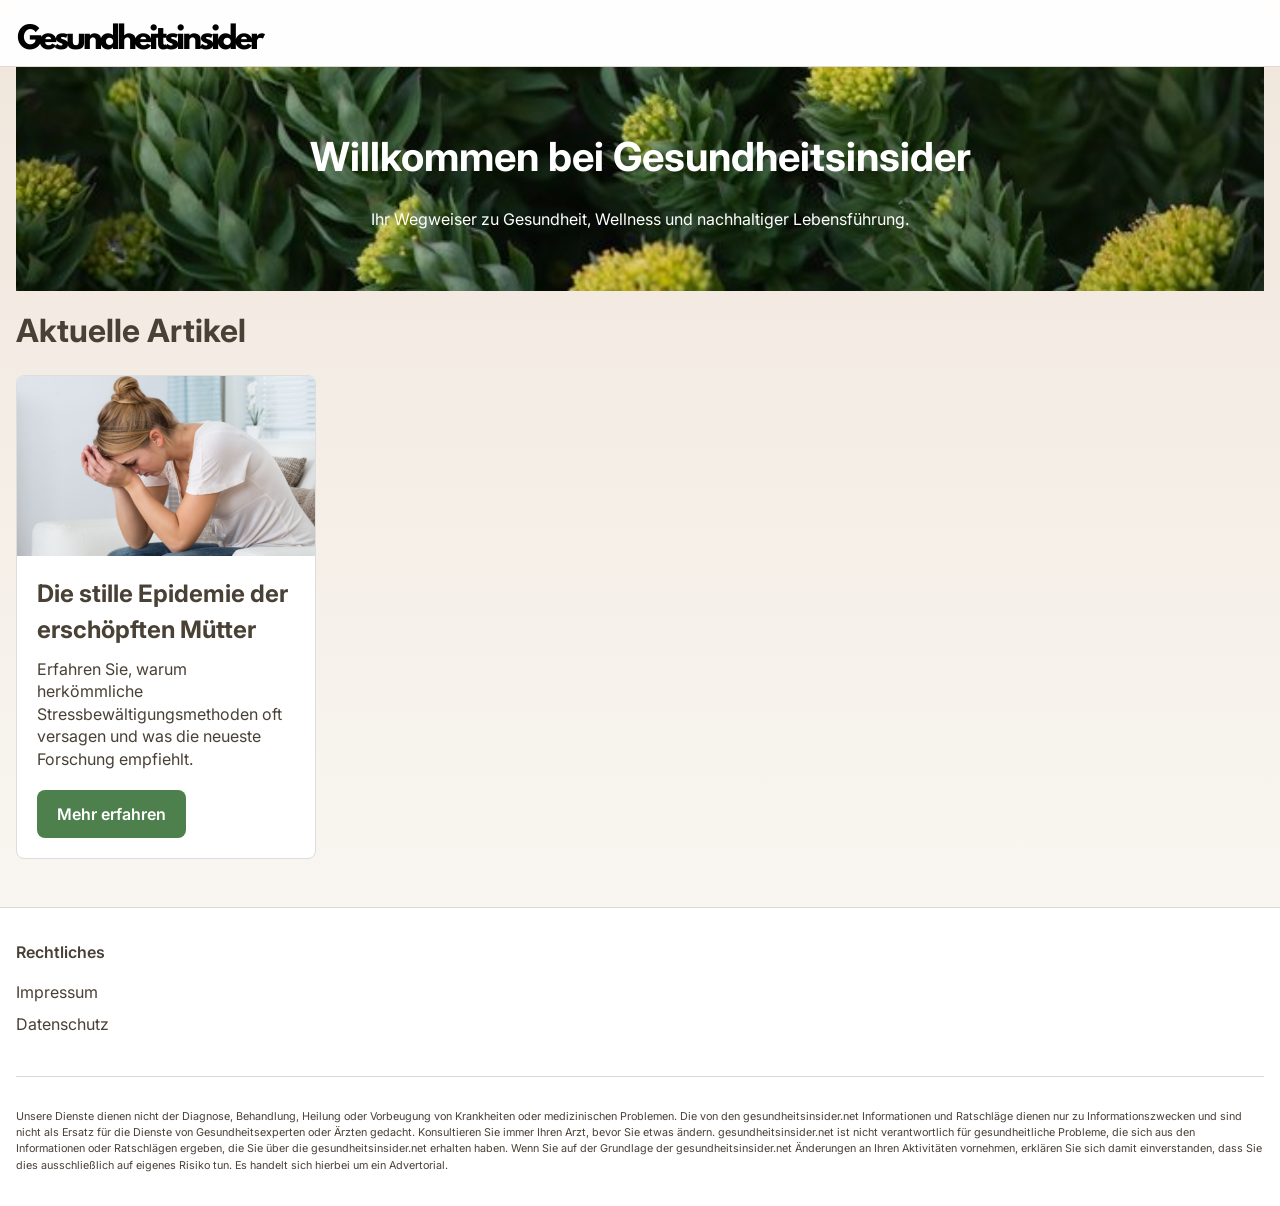
<file: index.html>
﻿<!DOCTYPE html>
<html lang="de">
  <head>
    <meta charset="UTF-8">
    <meta name="viewport" content="width=device-width, initial-scale=1.0">
    <meta name="facebook-domain-verification" content="l2cjcn7znh0gltlyqg98ip6l3r8vdx" />
    <!-- Titel -->
    <title>Gesundheitsinsider - Gesundheit &amp; Wellness</title>
    
    <!-- Meta Description -->
    <meta name="description" content="Entdecken Sie bei Gesundheitsinsider aktuelle Trends, Expertentipps und Neuigkeiten rund um Gesundheit, Wellness und nachhaltige Lebensführung.">
    
    <!-- Meta Keywords -->
    <meta name="keywords" content="Gesundheit, Wellness, Gesundheitstipps, Ernährung, Fitness, nachhaltige Lebensführung">
    
    <!-- Autor -->
    <meta name="author" content="Gesundheitsinsider">
    
    <link rel="icon" type="image/x-icon" href="public/favicon.ico">

    <!-- Open Graph Tags -->
    <meta property="og:title" content="Gesundheitsinsider - Gesundheit &amp; Wellness">
    <meta property="og:description" content="Entdecken Sie bei Gesundheitsinsider aktuelle Trends, Expertentipps und Neuigkeiten rund um Gesundheit, Wellness und nachhaltige Lebensführung.">
    <meta property="og:image" content="https://www.gesundheitsinsider.net/public/Gesundheitsinsider.png">
    <meta property="og:url" content="https://www.gesundheitsinsider.net/">
    <meta property="og:type" content="website">
    
    <!-- Twitter Card Tags -->
    <meta name="twitter:card" content="summary_large_image">
    <meta name="twitter:title" content="Gesundheitsinsider - Gesundheit &amp; Wellness">
    <meta name="twitter:description" content="Entdecken Sie bei Gesundheitsinsider aktuelle Trends, Expertentipps und Neuigkeiten rund um Gesundheit, Wellness und nachhaltige Lebensführung.">
    <meta name="twitter:image" content="https://www.gesundheitsinsider.net/public/Gesundheitsinsider.png">
    
    <!-- Preconnect und Google Fonts -->
    <link rel="preconnect" href="https://fonts.googleapis.com">
    <link rel="preconnect" href="https://fonts.gstatic.com" crossorigin>
    <link href="https://fonts.googleapis.com/css2?family=Inter:wght@400;500;600;700&display=swap" rel="stylesheet">
    
    <!-- Stylesheet -->
    <link rel="stylesheet" href="css/index.css">

    <!-- Meta Pixel Code -->
      <script>
        !function(f,b,e,v,n,t,s)
        {if(f.fbq)return;n=f.fbq=function(){n.callMethod?
        n.callMethod.apply(n,arguments):n.queue.push(arguments)};
        if(!f._fbq)f._fbq=n;n.push=n;n.loaded=!0;n.version='2.0';
        n.queue=[];t=b.createElement(e);t.async=!0;
        t.src=v;s=b.getElementsByTagName(e)[0];
        s.parentNode.insertBefore(t,s)}(window, document,'script',
        'https://connect.facebook.net/en_US/fbevents.js');
        fbq('init', '791741324847865');
        fbq('track', 'PageView');
        </script>
        <noscript><img height="1" width="1" style="display:none"
        src="https://www.facebook.com/tr?id=791741324847865&ev=PageView&noscript=1"
        /></noscript>
    <!-- End Meta Pixel Code -->
  </head>
  <body>
    <header>
      <nav class="container">
        <!-- Logo – auf mobilen Geräten mittig, auf Desktop linksbündig -->
        <a href="index.html">
          <img src="public/Gesundheitsinsider.png" alt="Gesundheitsinsider Logo" class="logo">
        </a>
      </nav>
    </header>

    <main class="container">
      <!-- Hero-Sektion -->
      <section class="hero">
        <h1>Willkommen bei Gesundheitsinsider</h1>
        <p>Ihr Wegweiser zu Gesundheit, Wellness und nachhaltiger Lebensführung.</p>
      </section>

      <!-- Artikelübersicht -->
      <section class="articles" style="padding-top:1em">
        <h2>Aktuelle Artikel</h2>
        <div class="card-container">
          <!-- Card 1 -->
          <div class="card">
            <img src="public/heading.jpg" alt="Artikelbild 1" class="card-img">
            <div class="card-content">
              <h3>Die stille Epidemie der erschöpften Mütter</h3>
              <p>Erfahren Sie, warum herkömmliche Stressbewältigungsmethoden oft versagen und was die neueste Forschung empfiehlt.</p>
              <a href="artikel/stress-ursachen.html" class="card-btn">Mehr erfahren</a>
            </div>
          </div>
          <!-- Card 2 
          <div class="card">
            <img src="public/rhodiola.jpeg" alt="Artikelbild 2" class="card-img">
            <div class="card-content">
              <h3>Ausgewogene Ernährung als Schlüssel zur Gesundheit</h3>
              <p>Erkunden Sie, wie kleine Veränderungen in Ihrer Ernährung Großes bewirken können.</p>
              <a href="artikel/artikel2.html" class="card-btn">Mehr erfahren</a>
            </div>
          </div>
          
          <div class="card">
            <img src="public/rhodiola.jpeg" alt="Artikelbild 3" class="card-img">
            <div class="card-content">
              <h3>Neue Trends in der Wellness-Branche</h3>
              <p>Bleiben Sie informiert über die neuesten Entwicklungen in der Welt der Entspannung und Wellness.</p>
              <a href="artikel/artikel3.html" class="card-btn">Mehr erfahren</a>
            </div>
          </div>
          -->
        </div>
      </section>
    </main>

    <footer>
      <div class="container">
        <div class="footer-grid">
          <div>
            <h4 class="footer-title">Rechtliches</h4>
            <ul class="footer-links">
              <li><a href="impressum.html">Impressum</a></li>
              <li><a href="datenschutz.html">Datenschutz</a></li>
            </ul>
          </div>
        </div>
        <div class="footer-disclaimer">
          <p>
            Unsere Dienste dienen nicht der Diagnose, Behandlung, Heilung oder Vorbeugung von Krankheiten oder medizinischen Problemen. Die von den gesundheitsinsider.net Informationen und Ratschläge dienen nur zu Informationszwecken und sind nicht als Ersatz für die Dienste von Gesundheitsexperten oder Ärzten gedacht. Konsultieren Sie immer Ihren Arzt, bevor Sie etwas ändern. gesundheitsinsider.net ist nicht verantwortlich für gesundheitliche Probleme, die sich aus den Informationen oder Ratschlägen ergeben, die Sie über die gesundheitsinsider.net erhalten haben. 
            Wenn Sie auf der Grundlage der gesundheitsinsider.net Änderungen an Ihren Aktivitäten vornehmen, erklären Sie sich damit einverstanden, dass Sie dies ausschließlich auf eigenes Risiko tun. Es handelt sich hierbei um ein Advertorial.
          </p>
        </div>
      </div>
    </footer>
  </body>
</html>
</file>
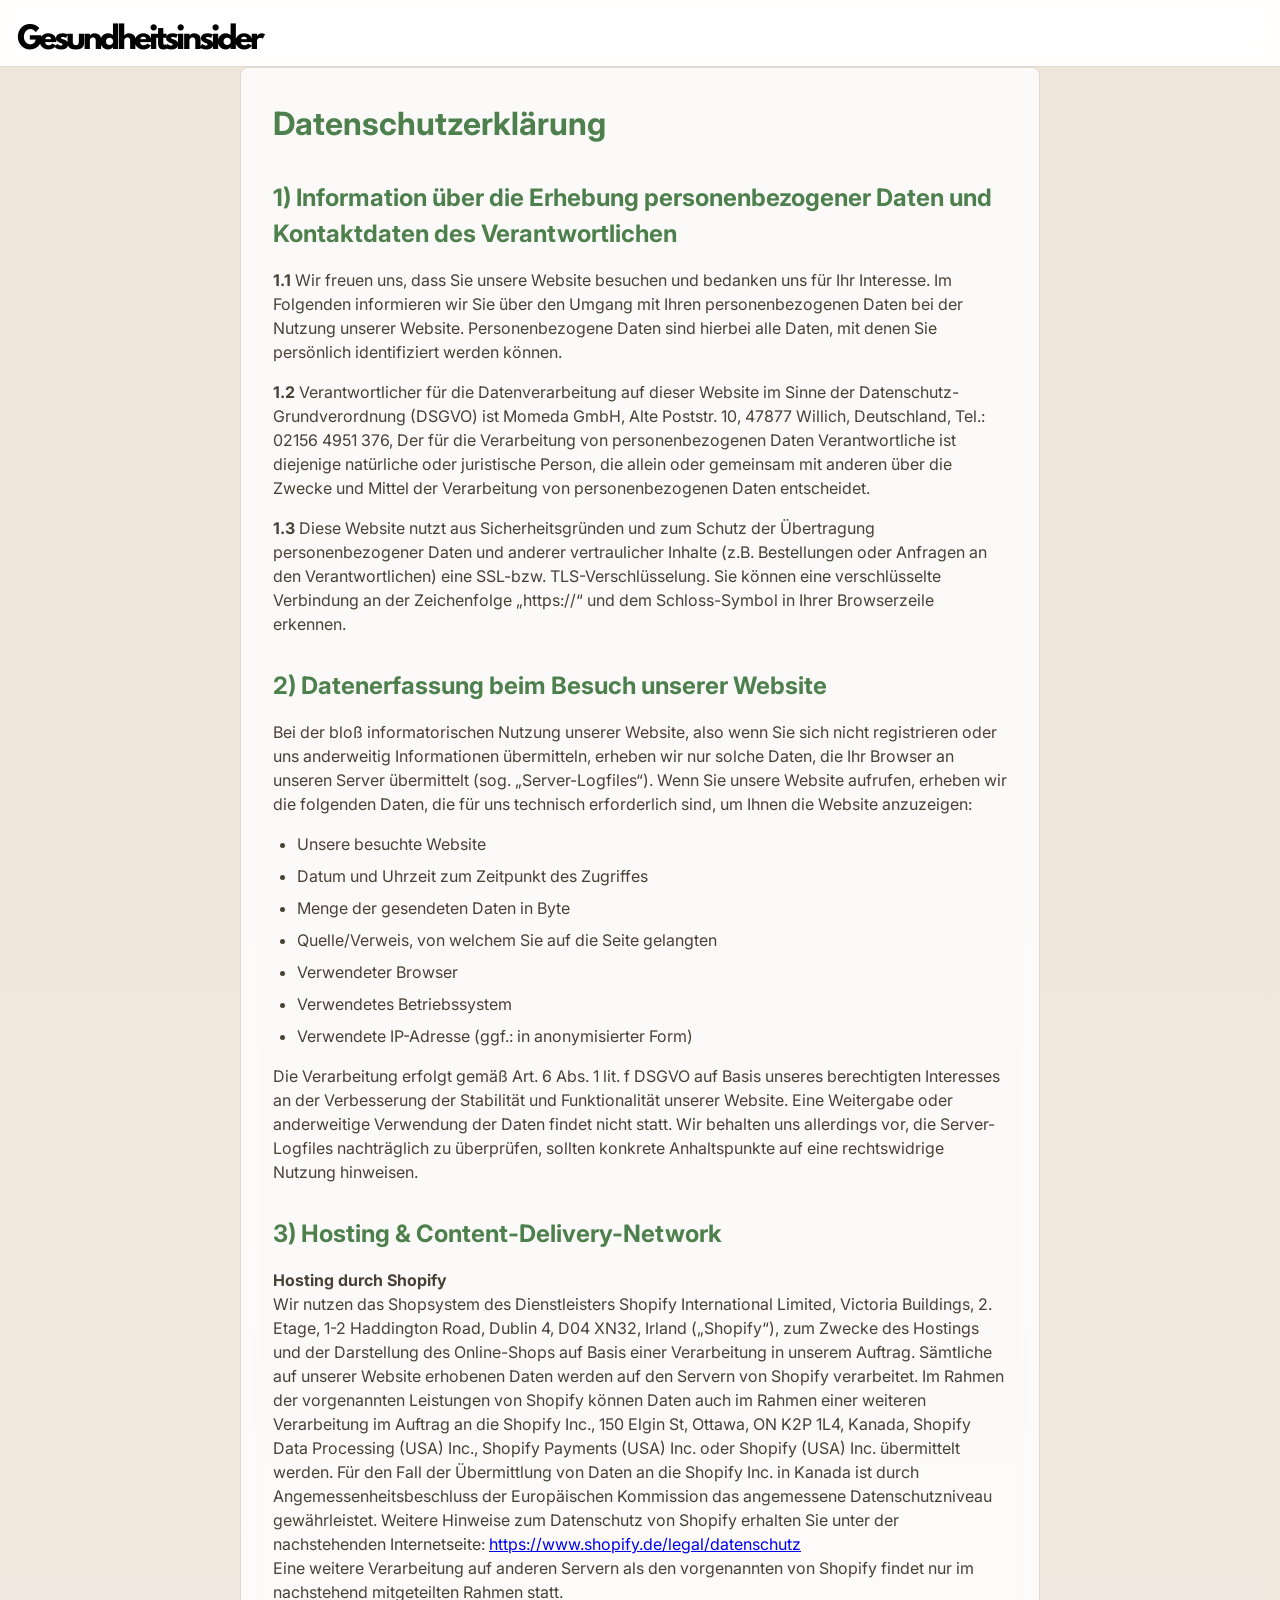
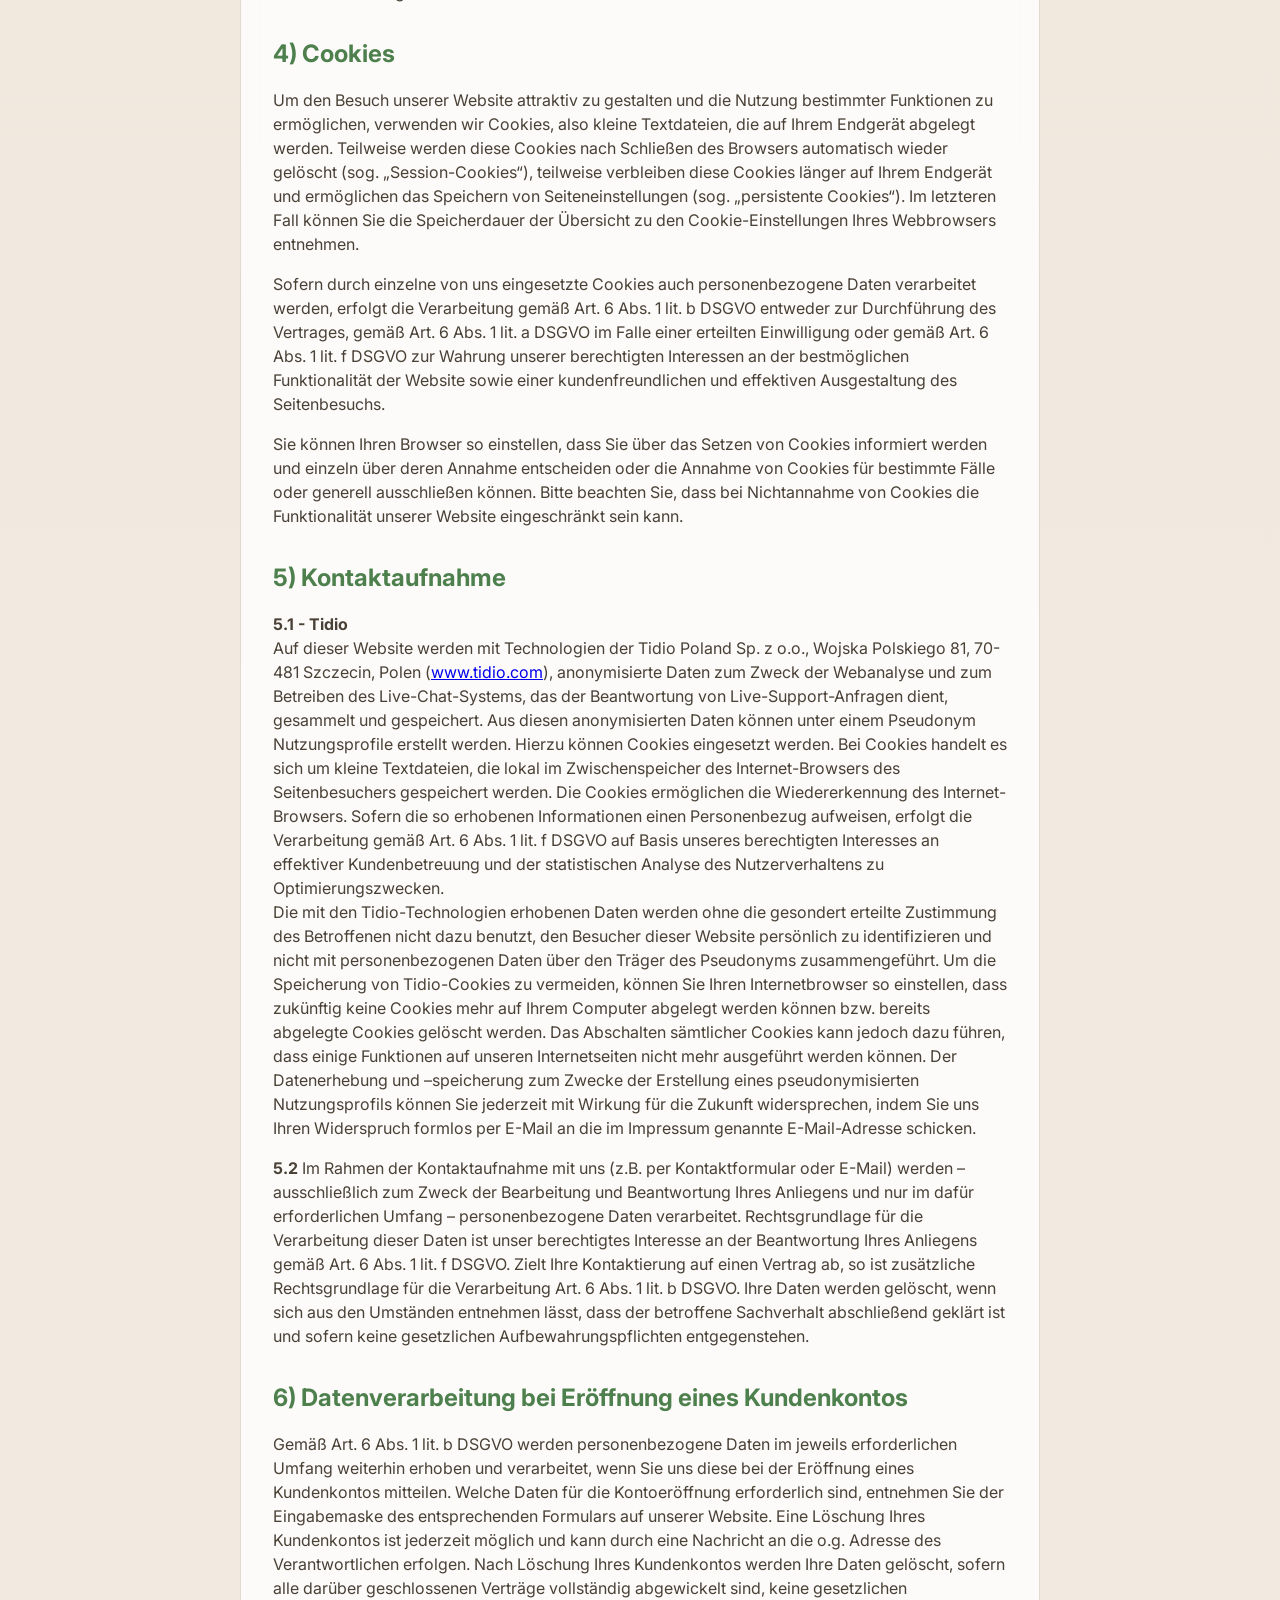
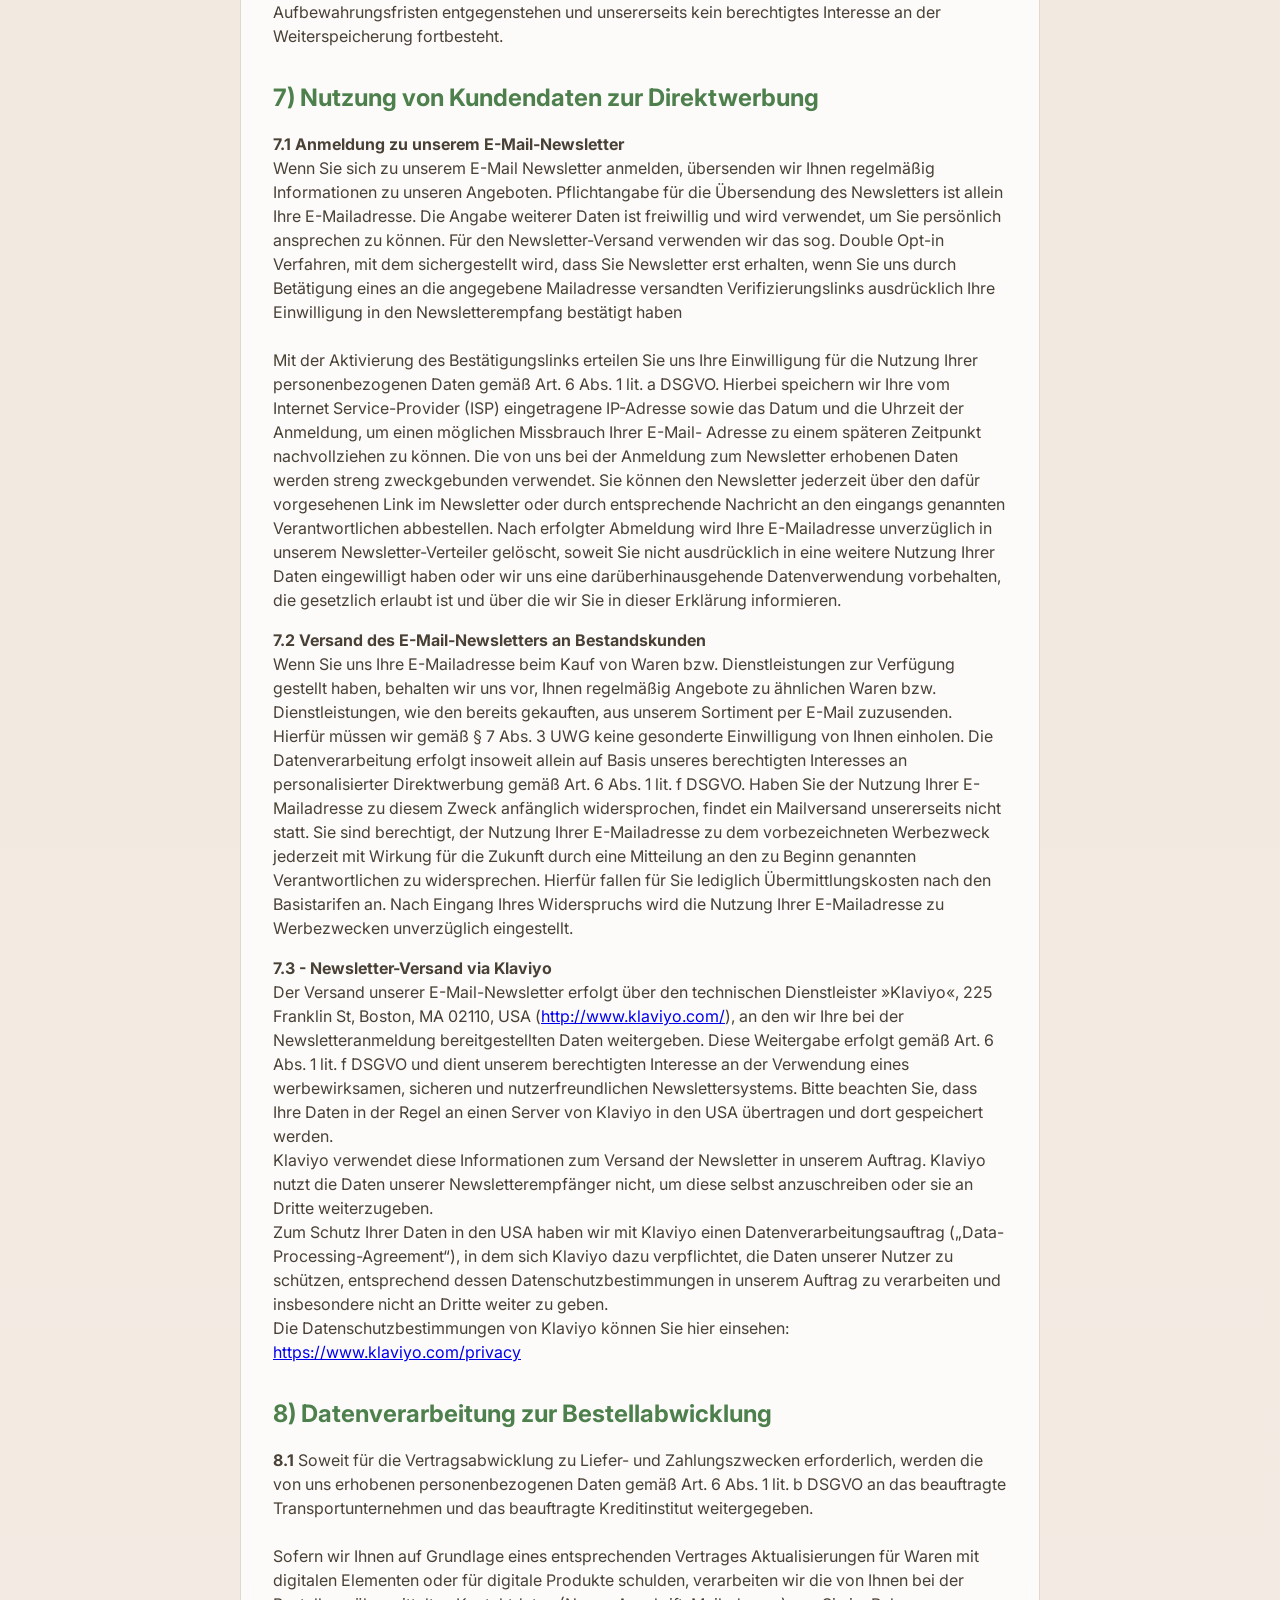
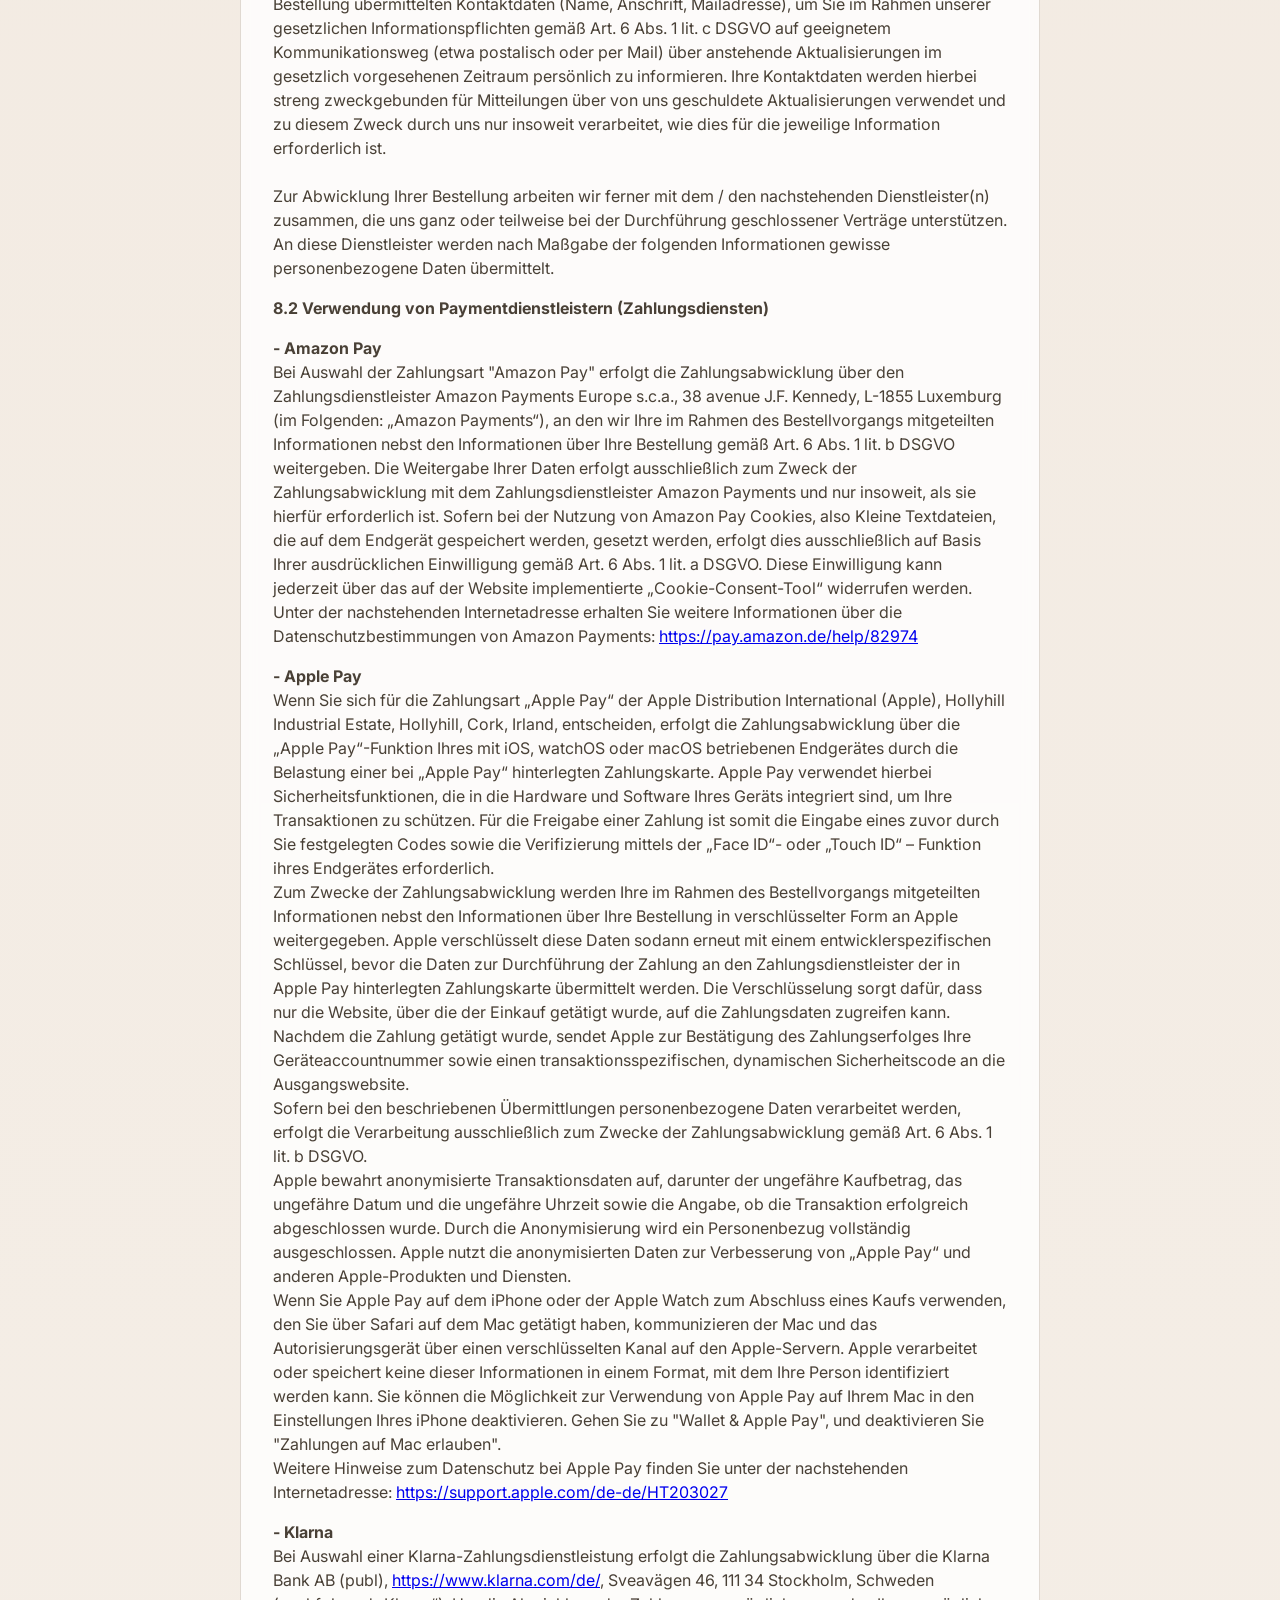
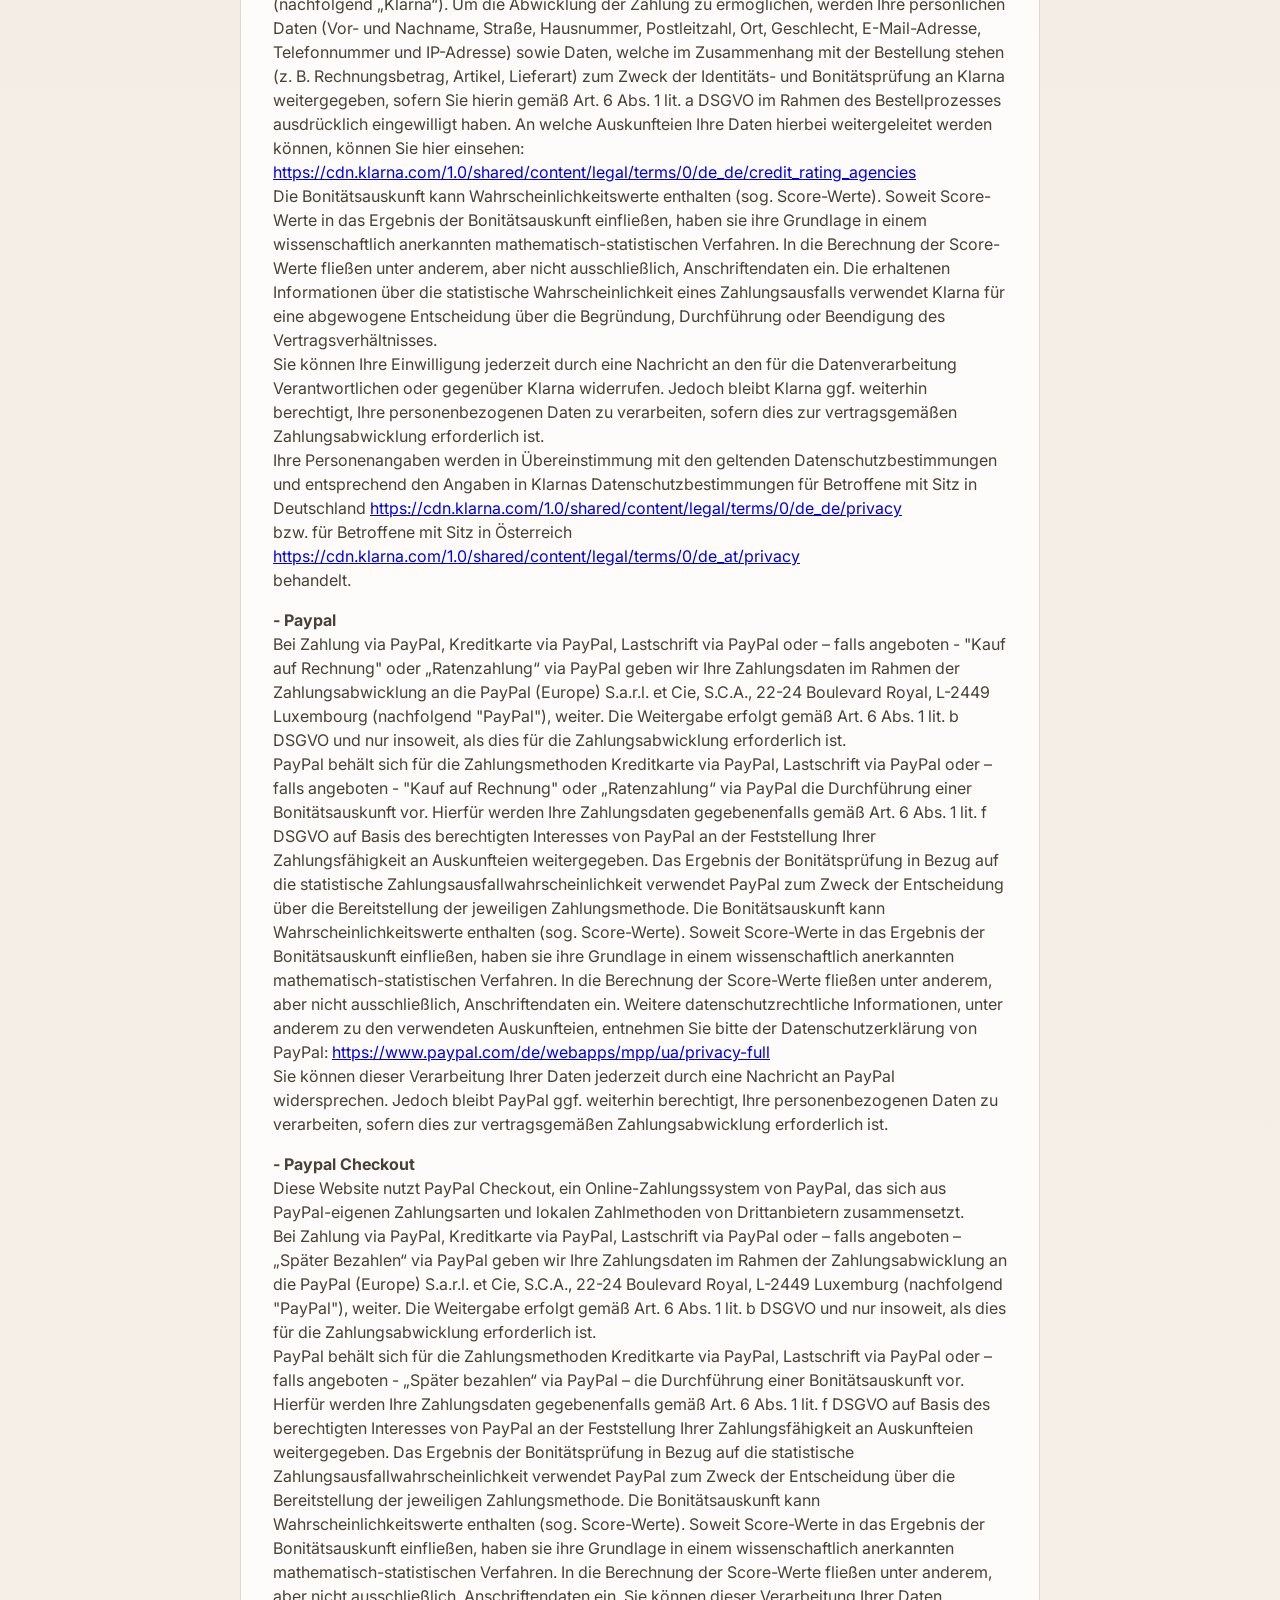
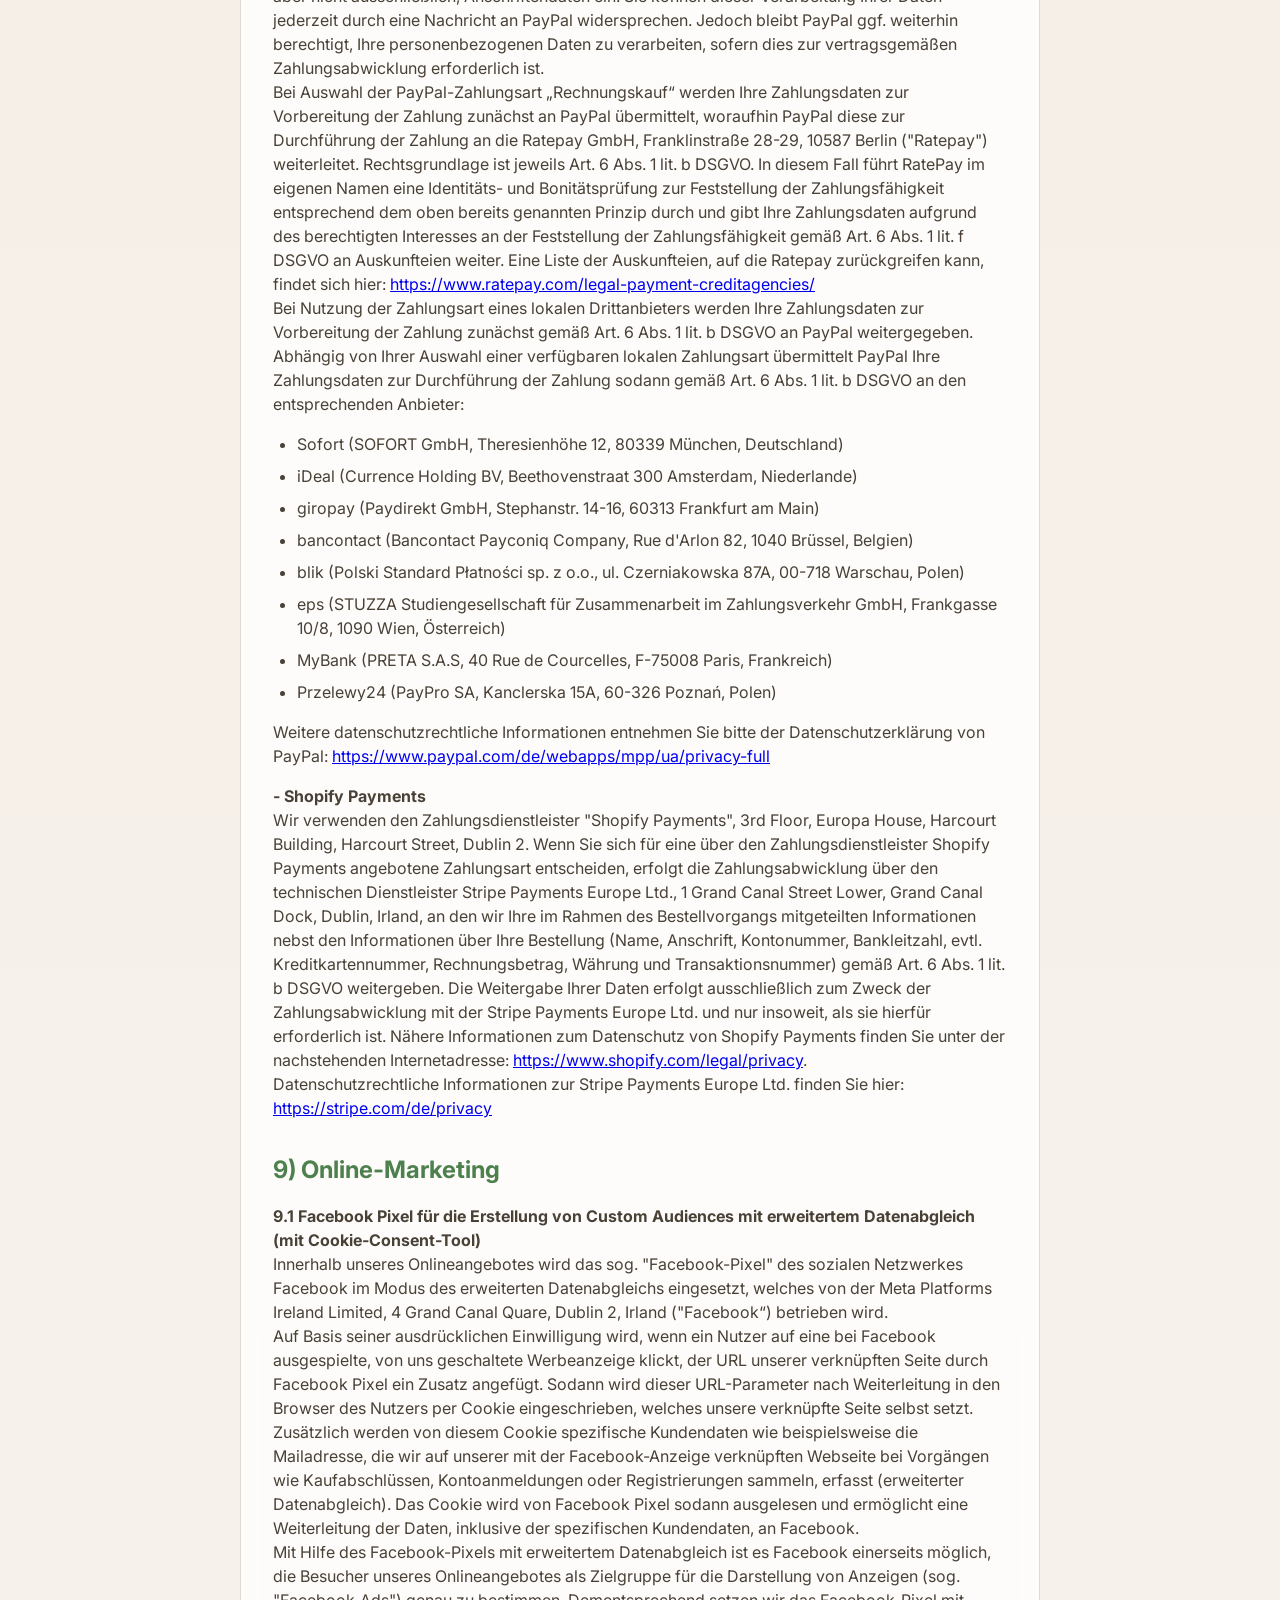
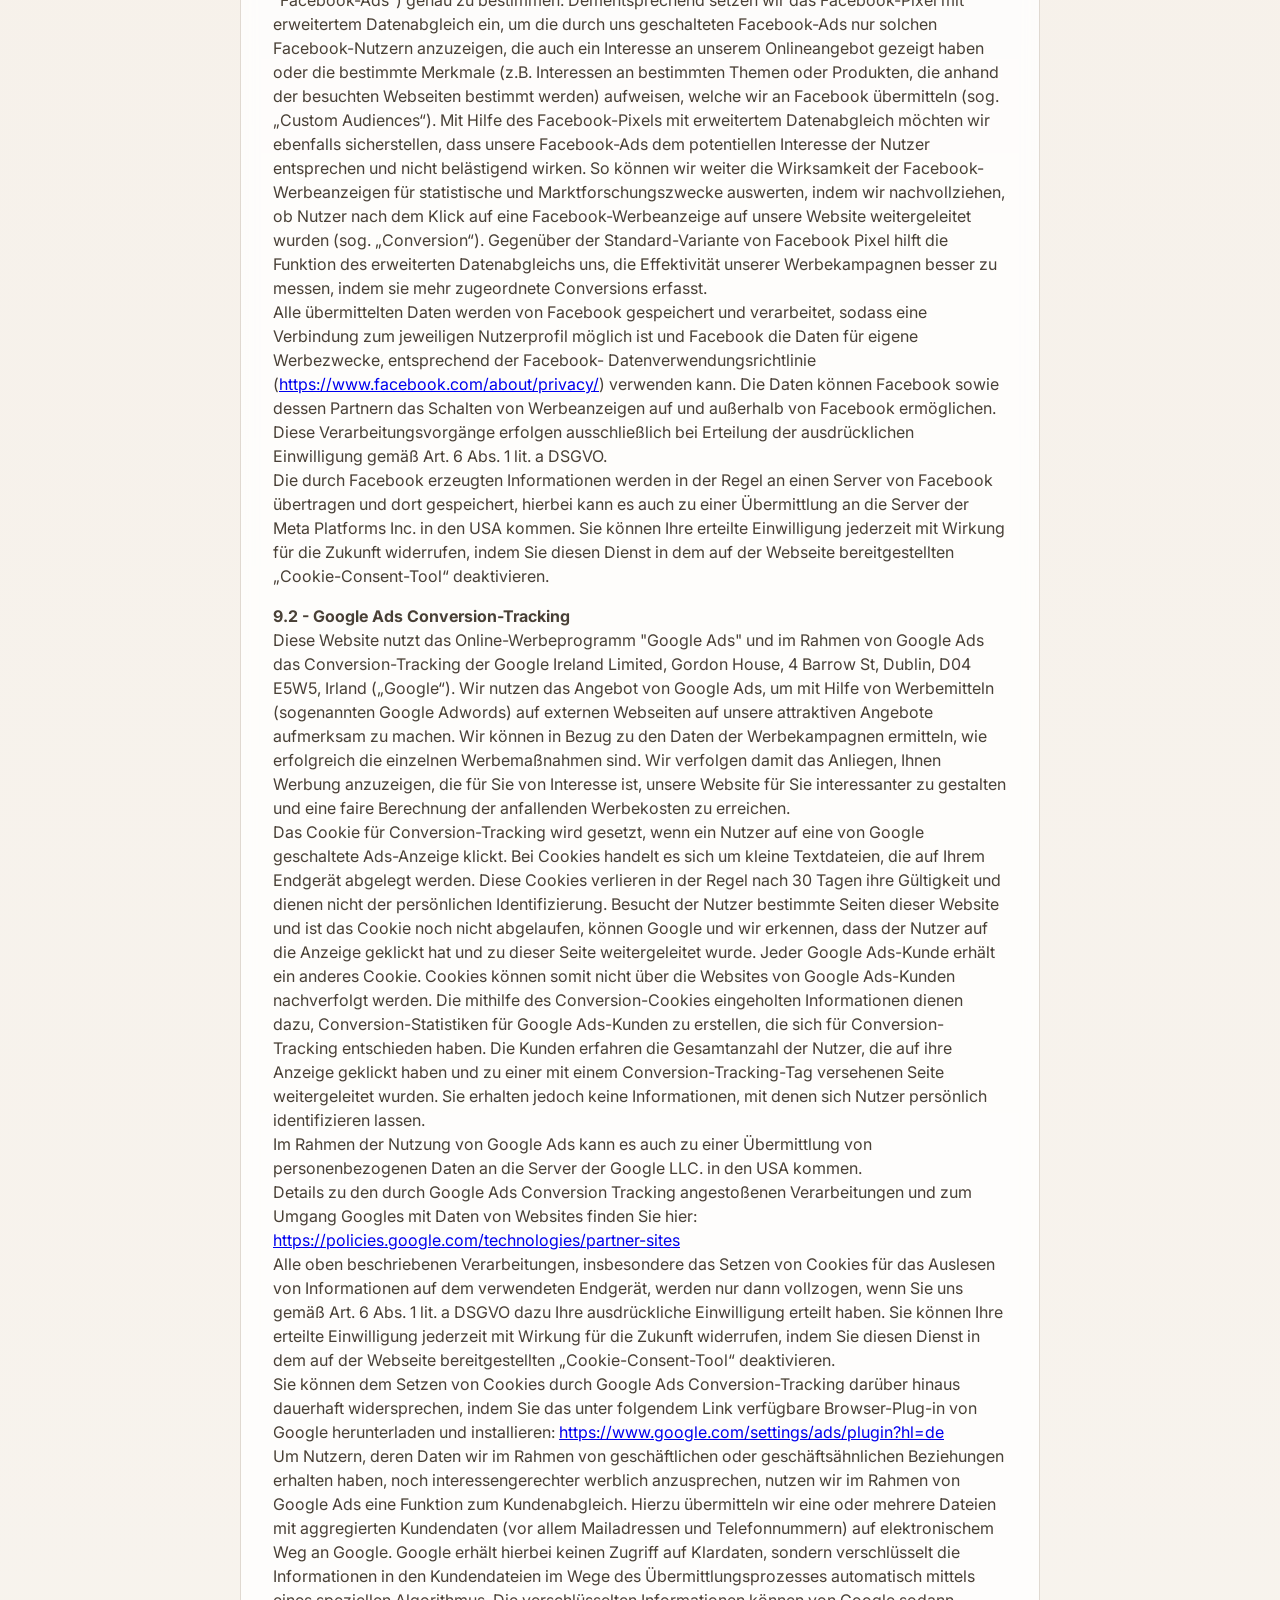
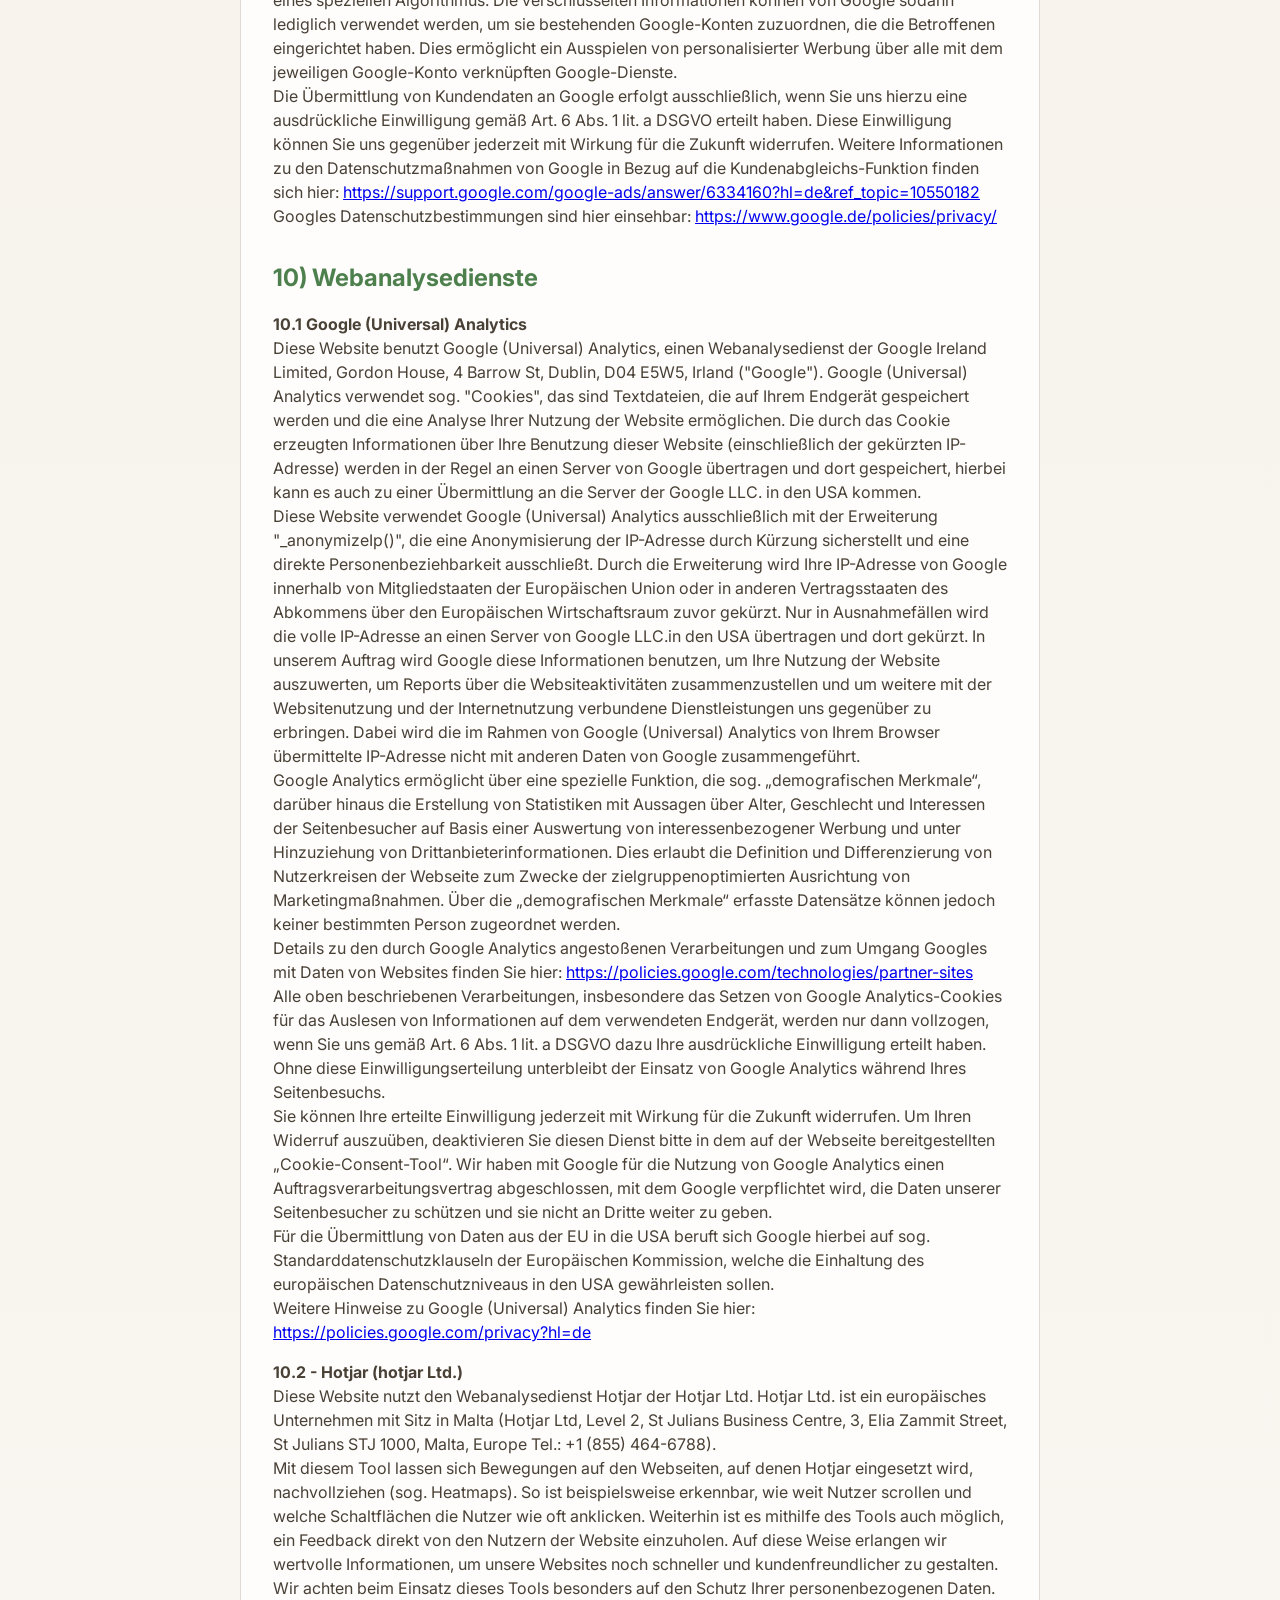
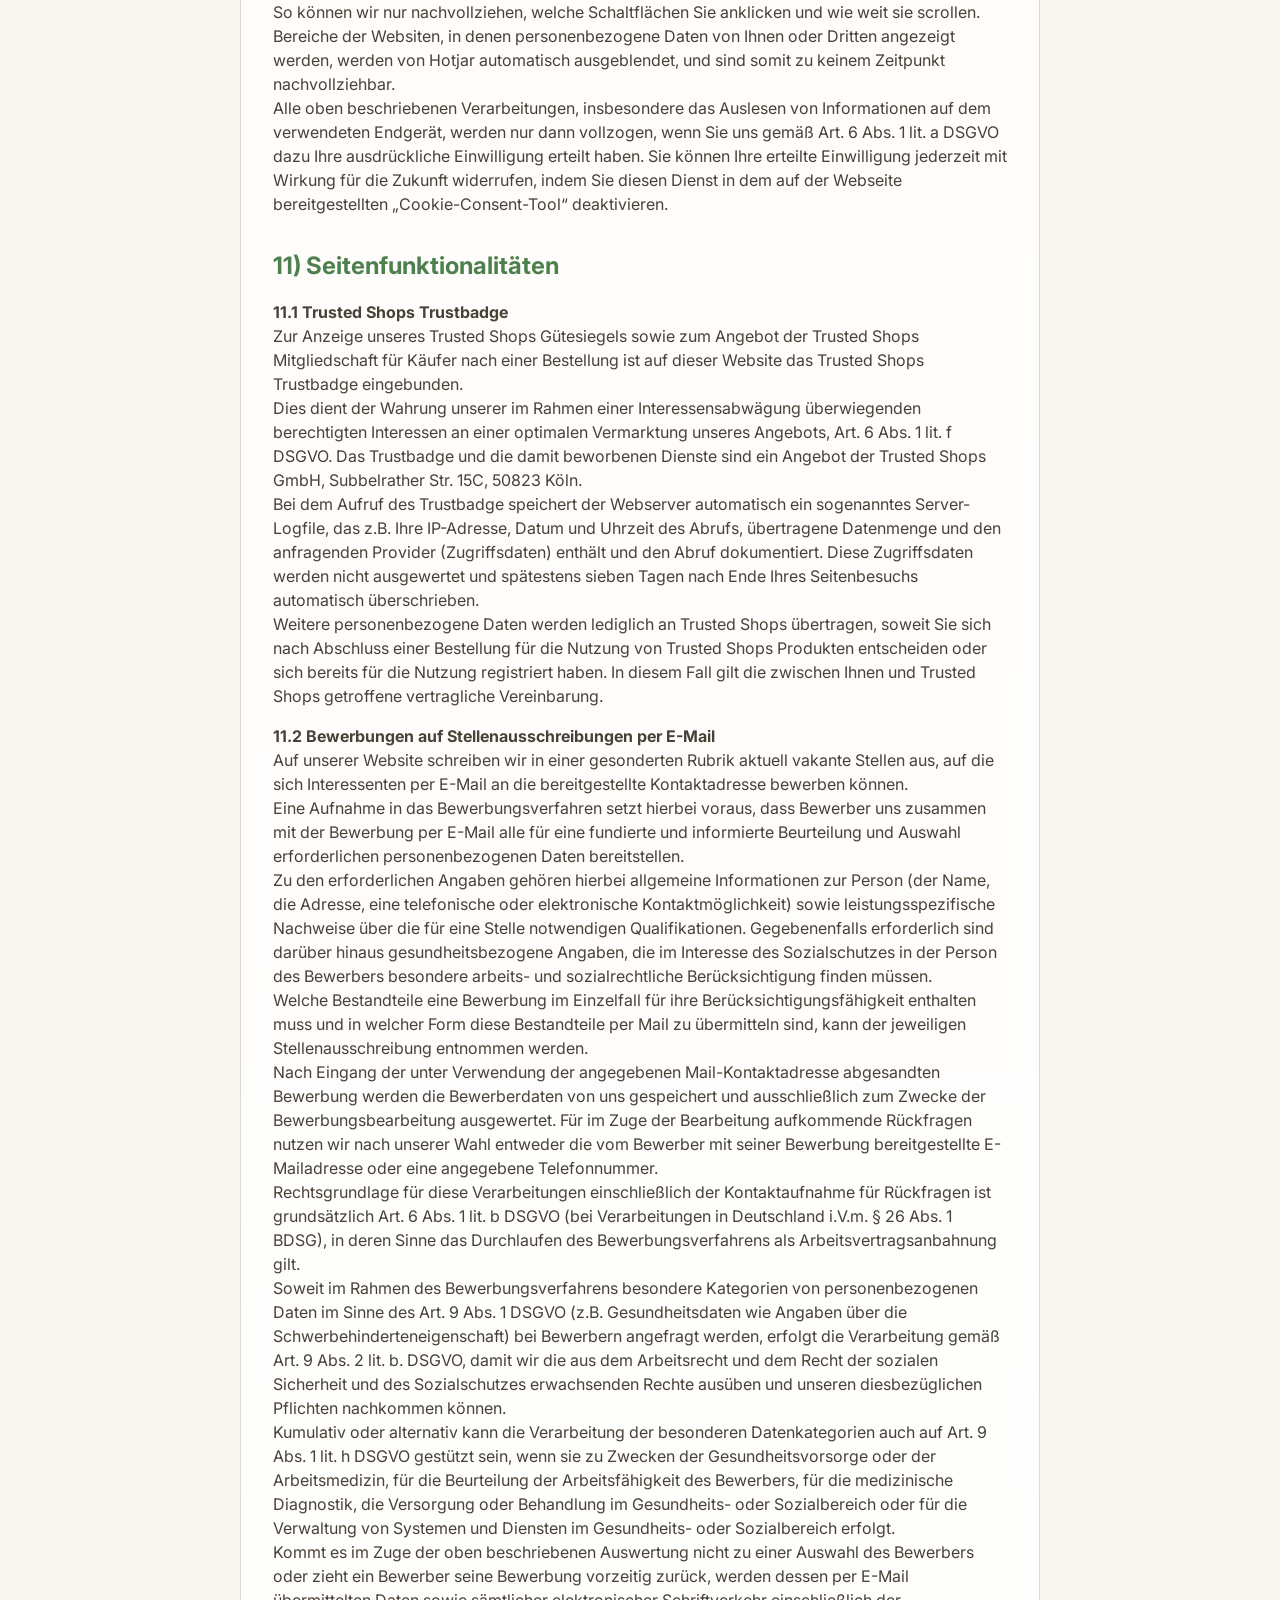
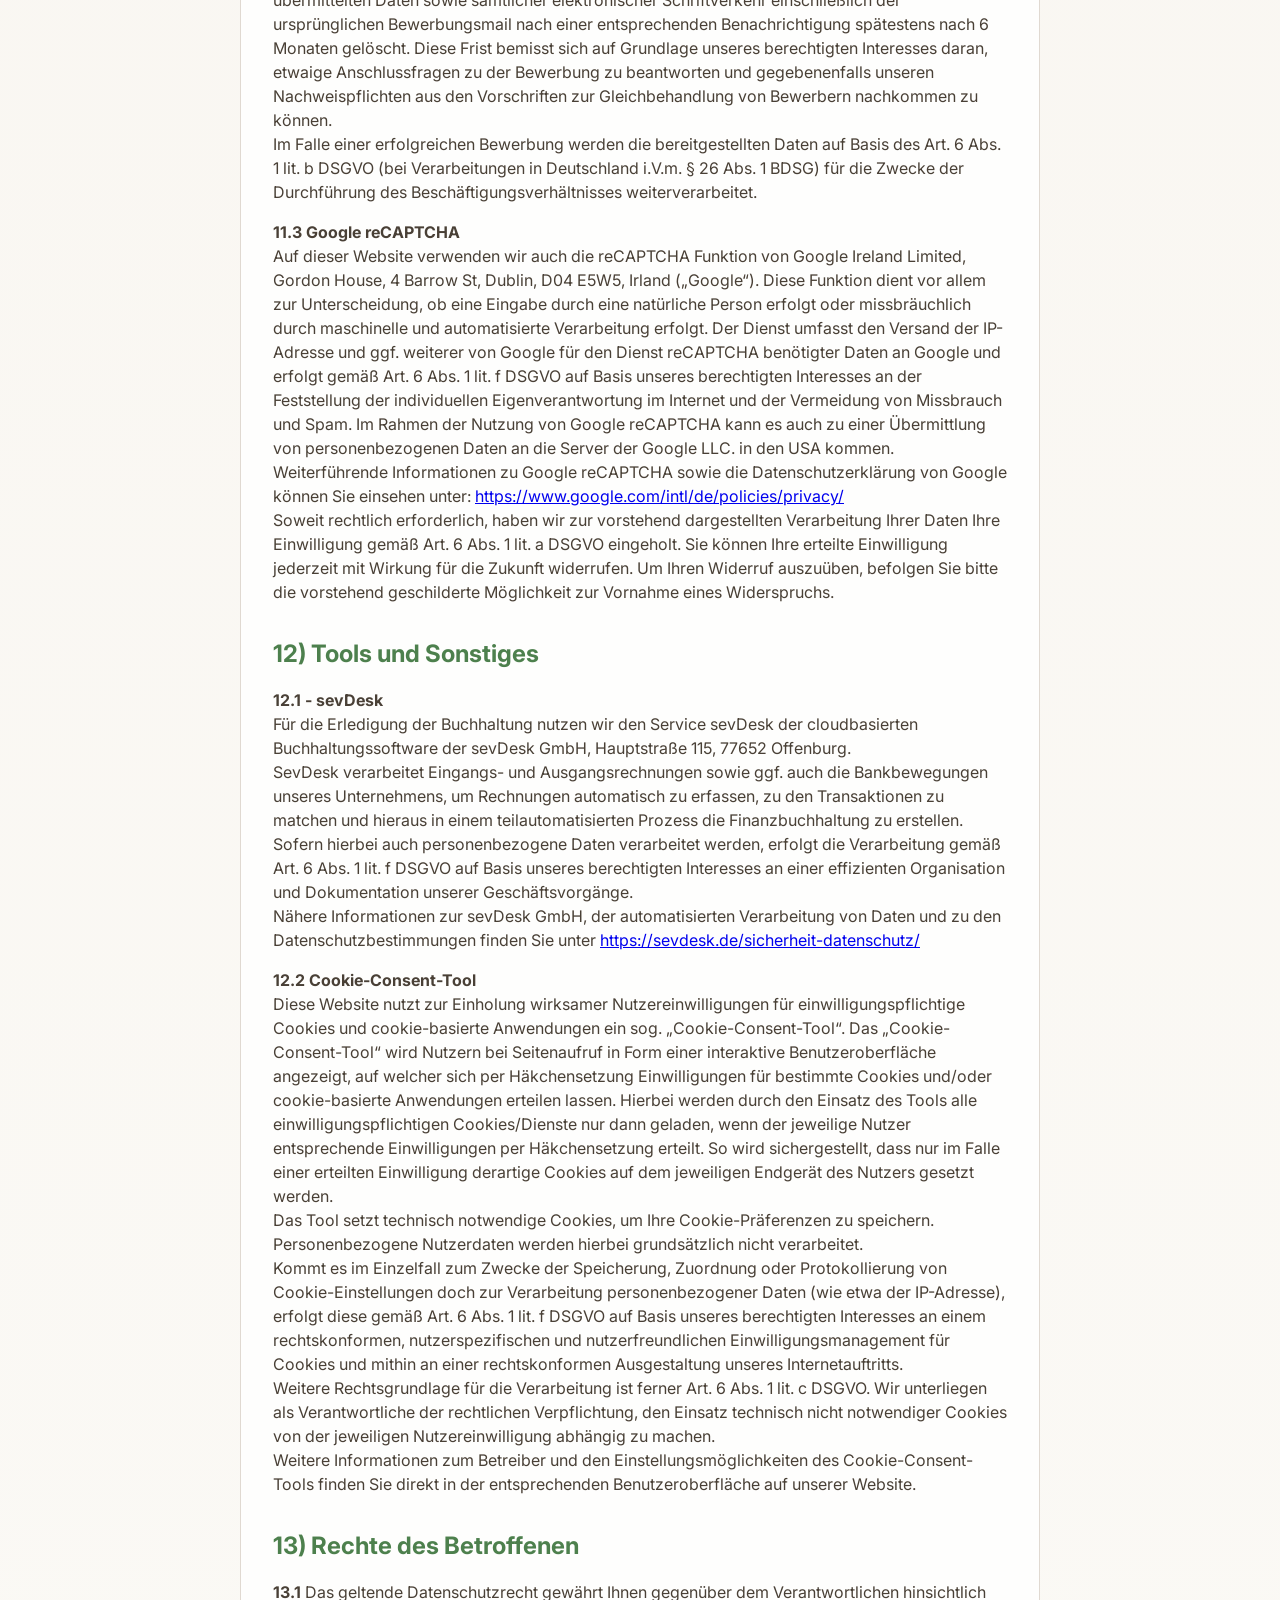
<file: datenschutz.html>
﻿<!DOCTYPE html>
<html lang="de">
  <head>
    <meta charset="UTF-8">
    <meta name="viewport" content="width=device-width, initial-scale=1.0">
    
    <!-- Titel -->
    <title>Datenschutzerklärung - Gesundheitsinsider</title>
    
    <!-- Meta Description: Kurzbeschreibung, die in den Suchergebnissen erscheint -->
    <meta name="description" content="Lesen Sie die Datenschutzerklärung von Gesundheitsinsider und erfahren Sie, wie wir Ihre Daten schützen und verarbeiten.">
    
    <!-- Meta Keywords: Wichtige Schlagwörter -->
    <meta name="keywords" content="Datenschutzerklärung, Datenschutz, DSGVO, Gesundheitsinsider, Daten, Sicherheit">
    
    <!-- Meta Author -->
    <meta name="author" content="Gesundheitsinsider">
    
    <!-- Favicon -->
    <link rel="icon" type="image/x-icon" href="public/favicon.ico">
    
    <!-- Open Graph Tags (wichtig für Social Media) -->
    <meta property="og:title" content="Datenschutzerklärung - Gesundheitsinsider">
    <meta property="og:description" content="Lesen Sie die Datenschutzerklärung von Gesundheitsinsider und erfahren Sie, wie wir Ihre Daten schützen.">
    <meta property="og:image" content="https://www.gesundheitsinsider.net/public/Gesundheitsinsider.png">
    <meta property="og:url" content="https://www.gesundheitsinsider.net/datenschutz.html">
    <meta property="og:type" content="website">
    
    <!-- Twitter Card Tags -->
    <meta name="twitter:card" content="summary_large_image">
    <meta name="twitter:title" content="Datenschutzerklärung - Gesundheitsinsider">
    <meta name="twitter:description" content="Lesen Sie die Datenschutzerklärung von Gesundheitsinsider und erfahren Sie, wie wir Ihre Daten schützen.">
    <meta name="twitter:image" content="https://www.gesundheitsinsider.net/public/Gesundheitsinsider.png">
    
    <!-- Preconnect für Google Fonts -->
    <link rel="preconnect" href="https://fonts.googleapis.com">
    <link rel="preconnect" href="https://fonts.gstatic.com" crossorigin>
    <link href="https://fonts.googleapis.com/css2?family=Inter:wght@400;500;600;700&display=swap" rel="stylesheet">
    
    <!-- Stylesheet -->
    <link rel="stylesheet" href="css/index.css">
    
    <!-- Zusätzliche Styles für die Datenschutzerklärung -->
    <style>
      .legal-content {
        max-width: 800px;
        margin: 0 auto;
        padding: 2rem;
        background-color: rgba(255, 255, 255, 0.8);
        backdrop-filter: blur(8px);
        border-radius: var(--radius);
        border: 1px solid hsl(var(--border));
      }
  
      .legal-content h1 {
        color: hsl(var(--primary));
        font-size: 2rem;
        margin-bottom: 2rem;
      }
  
      .legal-content h2 {
        color: hsl(var(--primary));
        font-size: 1.5rem;
        margin: 2rem 0 1rem;
      }
  
      .legal-content h3 {
        color: hsl(var(--primary));
        font-size: 1.25rem;
        margin: 1.5rem 0 0.75rem;
      }
  
      .legal-content p {
        margin-bottom: 1rem;
      }
  
      .legal-section {
        margin-bottom: 2rem;
      }
  
      .legal-content ul {
        margin: 1rem 0;
        padding-left: 1.5rem;
      }
  
      .legal-content li {
        margin-bottom: 0.5rem;
      }
    </style>
  </head>
<body>
    <header>
        <nav class="container">
          <!-- Logo – auf mobilen Geräten mittig, auf Desktop linksbündig -->
           <a href="index.html">
             <img src="public/Gesundheitsinsider.png" alt="CoffeTechWorldSupport Logo" class="logo">
           </a>
        </nav>
    </header>

    <main class="container">
        <div class="legal-content">
            <h1>Datenschutzerklärung</h1>
            
            <!-- Abschnitt 1 -->
            <div class="legal-section">
              <h2>1) Information über die Erhebung personenbezogener Daten und Kontaktdaten des Verantwortlichen</h2>
              <p><strong>1.1</strong> Wir freuen uns, dass Sie unsere Website besuchen und bedanken uns für Ihr Interesse. Im Folgenden informieren wir Sie über den Umgang mit Ihren personenbezogenen Daten bei der Nutzung unserer Website. Personenbezogene Daten sind hierbei alle Daten, mit denen Sie persönlich identifiziert werden können.</p>
              <p><strong>1.2</strong> Verantwortlicher für die Datenverarbeitung auf dieser Website im Sinne der Datenschutz-Grundverordnung (DSGVO) ist Momeda GmbH, Alte Poststr. 10, 47877 Willich, Deutschland, Tel.: 02156 4951 376, Der für die Verarbeitung von personenbezogenen Daten Verantwortliche ist diejenige natürliche oder juristische Person, die allein oder gemeinsam mit anderen über die Zwecke und Mittel der Verarbeitung von personenbezogenen Daten entscheidet.</p>
              <p><strong>1.3</strong> Diese Website nutzt aus Sicherheitsgründen und zum Schutz der Übertragung personenbezogener Daten und anderer vertraulicher Inhalte (z.B. Bestellungen oder Anfragen an den Verantwortlichen) eine SSL-bzw. TLS-Verschlüsselung. Sie können eine verschlüsselte Verbindung an der Zeichenfolge „https://“ und dem Schloss-Symbol in Ihrer Browserzeile erkennen.</p>
            </div>

            <!-- Abschnitt 2 -->
            <div class="legal-section">
              <h2>2) Datenerfassung beim Besuch unserer Website</h2>
              <p>Bei der bloß informatorischen Nutzung unserer Website, also wenn Sie sich nicht registrieren oder uns anderweitig Informationen übermitteln, erheben wir nur solche Daten, die Ihr Browser an unseren Server übermittelt (sog. „Server-Logfiles“). Wenn Sie unsere Website aufrufen, erheben wir die folgenden Daten, die für uns technisch erforderlich sind, um Ihnen die Website anzuzeigen:</p>
              <ul>
                <li>Unsere besuchte Website</li>
                <li>Datum und Uhrzeit zum Zeitpunkt des Zugriffes</li>
                <li>Menge der gesendeten Daten in Byte</li>
                <li>Quelle/Verweis, von welchem Sie auf die Seite gelangten</li>
                <li>Verwendeter Browser</li>
                <li>Verwendetes Betriebssystem</li>
                <li>Verwendete IP-Adresse (ggf.: in anonymisierter Form)</li>
              </ul>
              <p>Die Verarbeitung erfolgt gemäß Art. 6 Abs. 1 lit. f DSGVO auf Basis unseres berechtigten Interesses an der Verbesserung der Stabilität und Funktionalität unserer Website. Eine Weitergabe oder anderweitige Verwendung der Daten findet nicht statt. Wir behalten uns allerdings vor, die Server-Logfiles nachträglich zu überprüfen, sollten konkrete Anhaltspunkte auf eine rechtswidrige Nutzung hinweisen.</p>
            </div>

            <!-- Abschnitt 3 -->
            <div class="legal-section">
              <h2>3) Hosting &amp; Content-Delivery-Network</h2>
              <p><strong>Hosting durch Shopify</strong><br>
              Wir nutzen das Shopsystem des Dienstleisters Shopify International Limited, Victoria Buildings, 2. Etage, 1-2 Haddington Road, Dublin 4, D04 XN32, Irland („Shopify“), zum Zwecke des Hostings und der Darstellung des Online-Shops auf Basis einer Verarbeitung in unserem Auftrag. Sämtliche auf unserer Website erhobenen Daten werden auf den Servern von Shopify verarbeitet. Im Rahmen der vorgenannten Leistungen von Shopify können Daten auch im Rahmen einer weiteren Verarbeitung im Auftrag an die Shopify Inc., 150 Elgin St, Ottawa, ON K2P 1L4, Kanada, Shopify Data Processing (USA) Inc., Shopify Payments (USA) Inc. oder Shopify (USA) Inc. übermittelt werden. Für den Fall der Übermittlung von Daten an die Shopify Inc. in Kanada ist durch Angemessenheitsbeschluss der Europäischen Kommission das angemessene Datenschutzniveau gewährleistet. Weitere Hinweise zum Datenschutz von Shopify erhalten Sie unter der nachstehenden Internetseite: <a href="https://www.shopify.de/legal/datenschutz" target="_blank" rel="noopener">https://www.shopify.de/legal/datenschutz</a><br>
              Eine weitere Verarbeitung auf anderen Servern als den vorgenannten von Shopify findet nur im nachstehend mitgeteilten Rahmen statt.</p>
            </div>

            <!-- Abschnitt 4 -->
            <div class="legal-section">
              <h2>4) Cookies</h2>
              <p>Um den Besuch unserer Website attraktiv zu gestalten und die Nutzung bestimmter Funktionen zu ermöglichen, verwenden wir Cookies, also kleine Textdateien, die auf Ihrem Endgerät abgelegt werden. Teilweise werden diese Cookies nach Schließen des Browsers automatisch wieder gelöscht (sog. „Session-Cookies“), teilweise verbleiben diese Cookies länger auf Ihrem Endgerät und ermöglichen das Speichern von Seiteneinstellungen (sog. „persistente Cookies“). Im letzteren Fall können Sie die Speicherdauer der Übersicht zu den Cookie-Einstellungen Ihres Webbrowsers entnehmen.</p>
              <p>Sofern durch einzelne von uns eingesetzte Cookies auch personenbezogene Daten verarbeitet werden, erfolgt die Verarbeitung gemäß Art. 6 Abs. 1 lit. b DSGVO entweder zur Durchführung des Vertrages, gemäß Art. 6 Abs. 1 lit. a DSGVO im Falle einer erteilten Einwilligung oder gemäß Art. 6 Abs. 1 lit. f DSGVO zur Wahrung unserer berechtigten Interessen an der bestmöglichen Funktionalität der Website sowie einer kundenfreundlichen und effektiven Ausgestaltung des Seitenbesuchs.</p>
              <p>Sie können Ihren Browser so einstellen, dass Sie über das Setzen von Cookies informiert werden und einzeln über deren Annahme entscheiden oder die Annahme von Cookies für bestimmte Fälle oder generell ausschließen können. Bitte beachten Sie, dass bei Nichtannahme von Cookies die Funktionalität unserer Website eingeschränkt sein kann.</p>
            </div>

            <!-- Abschnitt 5 -->
            <div class="legal-section">
              <h2>5) Kontaktaufnahme</h2>
              <p><strong>5.1 - Tidio</strong><br>
              Auf dieser Website werden mit Technologien der Tidio Poland Sp. z o.o., Wojska Polskiego 81, 70-481 Szczecin, Polen (<a href="https://www.tidio.com" target="_blank" rel="noopener">www.tidio.com</a>), anonymisierte Daten zum Zweck der Webanalyse und zum Betreiben des Live-Chat-Systems, das der Beantwortung von Live-Support-Anfragen dient, gesammelt und gespeichert. Aus diesen anonymisierten Daten können unter einem Pseudonym Nutzungsprofile erstellt werden. Hierzu können Cookies eingesetzt werden. Bei Cookies handelt es sich um kleine Textdateien, die lokal im Zwischenspeicher des Internet-Browsers des Seitenbesuchers gespeichert werden. Die Cookies ermöglichen die Wiedererkennung des Internet-Browsers. Sofern die so erhobenen Informationen einen Personenbezug aufweisen, erfolgt die Verarbeitung gemäß Art. 6 Abs. 1 lit. f DSGVO auf Basis unseres berechtigten Interesses an effektiver Kundenbetreuung und der statistischen Analyse des Nutzerverhaltens zu Optimierungszwecken.<br>
              Die mit den Tidio-Technologien erhobenen Daten werden ohne die gesondert erteilte Zustimmung des Betroffenen nicht dazu benutzt, den Besucher dieser Website persönlich zu identifizieren und nicht mit personenbezogenen Daten über den Träger des Pseudonyms zusammengeführt. Um die Speicherung von Tidio-Cookies zu vermeiden, können Sie Ihren Internetbrowser so einstellen, dass zukünftig keine Cookies mehr auf Ihrem Computer abgelegt werden können bzw. bereits abgelegte Cookies gelöscht werden. Das Abschalten sämtlicher Cookies kann jedoch dazu führen, dass einige Funktionen auf unseren Internetseiten nicht mehr ausgeführt werden können. Der Datenerhebung und –speicherung zum Zwecke der Erstellung eines pseudonymisierten Nutzungsprofils können Sie jederzeit mit Wirkung für die Zukunft widersprechen, indem Sie uns Ihren Widerspruch formlos per E-Mail an die im Impressum genannte E-Mail-Adresse schicken.</p>
              <p><strong>5.2</strong> Im Rahmen der Kontaktaufnahme mit uns (z.B. per Kontaktformular oder E-Mail) werden – ausschließlich zum Zweck der Bearbeitung und Beantwortung Ihres Anliegens und nur im dafür erforderlichen Umfang – personenbezogene Daten verarbeitet. Rechtsgrundlage für die Verarbeitung dieser Daten ist unser berechtigtes Interesse an der Beantwortung Ihres Anliegens gemäß Art. 6 Abs. 1 lit. f DSGVO. Zielt Ihre Kontaktierung auf einen Vertrag ab, so ist zusätzliche Rechtsgrundlage für die Verarbeitung Art. 6 Abs. 1 lit. b DSGVO. Ihre Daten werden gelöscht, wenn sich aus den Umständen entnehmen lässt, dass der betroffene Sachverhalt abschließend geklärt ist und sofern keine gesetzlichen Aufbewahrungspflichten entgegenstehen.</p>
            </div>

            <!-- Abschnitt 6 -->
            <div class="legal-section">
              <h2>6) Datenverarbeitung bei Eröffnung eines Kundenkontos</h2>
              <p>Gemäß Art. 6 Abs. 1 lit. b DSGVO werden personenbezogene Daten im jeweils erforderlichen Umfang weiterhin erhoben und verarbeitet, wenn Sie uns diese bei der Eröffnung eines Kundenkontos mitteilen. Welche Daten für die Kontoeröffnung erforderlich sind, entnehmen Sie der Eingabemaske des entsprechenden Formulars auf unserer Website. Eine Löschung Ihres Kundenkontos ist jederzeit möglich und kann durch eine Nachricht an die o.g. Adresse des Verantwortlichen erfolgen. Nach Löschung Ihres Kundenkontos werden Ihre Daten gelöscht, sofern alle darüber geschlossenen Verträge vollständig abgewickelt sind, keine gesetzlichen Aufbewahrungsfristen entgegenstehen und unsererseits kein berechtigtes Interesse an der Weiterspeicherung fortbesteht.</p>
            </div>

            <!-- Abschnitt 7 -->
            <div class="legal-section">
              <h2>7) Nutzung von Kundendaten zur Direktwerbung</h2>
              <p><strong>7.1 Anmeldung zu unserem E-Mail-Newsletter</strong><br>
              Wenn Sie sich zu unserem E-Mail Newsletter anmelden, übersenden wir Ihnen regelmäßig Informationen zu unseren Angeboten. Pflichtangabe für die Übersendung des Newsletters ist allein Ihre E-Mailadresse. Die Angabe weiterer Daten ist freiwillig und wird verwendet, um Sie persönlich ansprechen zu können. Für den Newsletter-Versand verwenden wir das sog. Double Opt-in Verfahren, mit dem sichergestellt wird, dass Sie Newsletter erst erhalten, wenn Sie uns durch Betätigung eines an die angegebene Mailadresse versandten Verifizierungslinks ausdrücklich Ihre Einwilligung in den Newsletterempfang bestätigt haben<br><br>
              Mit der Aktivierung des Bestätigungslinks erteilen Sie uns Ihre Einwilligung für die Nutzung Ihrer personenbezogenen Daten gemäß Art. 6 Abs. 1 lit. a DSGVO. Hierbei speichern wir Ihre vom Internet Service-Provider (ISP) eingetragene IP-Adresse sowie das Datum und die Uhrzeit der Anmeldung, um einen möglichen Missbrauch Ihrer E-Mail- Adresse zu einem späteren Zeitpunkt nachvollziehen zu können. Die von uns bei der Anmeldung zum Newsletter erhobenen Daten werden streng zweckgebunden verwendet. Sie können den Newsletter jederzeit über den dafür vorgesehenen Link im Newsletter oder durch entsprechende Nachricht an den eingangs genannten Verantwortlichen abbestellen. Nach erfolgter Abmeldung wird Ihre E-Mailadresse unverzüglich in unserem Newsletter-Verteiler gelöscht, soweit Sie nicht ausdrücklich in eine weitere Nutzung Ihrer Daten eingewilligt haben oder wir uns eine darüberhinausgehende Datenverwendung vorbehalten, die gesetzlich erlaubt ist und über die wir Sie in dieser Erklärung informieren.</p>
              <p><strong>7.2 Versand des E-Mail-Newsletters an Bestandskunden</strong><br>
              Wenn Sie uns Ihre E-Mailadresse beim Kauf von Waren bzw. Dienstleistungen zur Verfügung gestellt haben, behalten wir uns vor, Ihnen regelmäßig Angebote zu ähnlichen Waren bzw. Dienstleistungen, wie den bereits gekauften, aus unserem Sortiment per E-Mail zuzusenden. Hierfür müssen wir gemäß § 7 Abs. 3 UWG keine gesonderte Einwilligung von Ihnen einholen. Die Datenverarbeitung erfolgt insoweit allein auf Basis unseres berechtigten Interesses an personalisierter Direktwerbung gemäß Art. 6 Abs. 1 lit. f DSGVO. Haben Sie der Nutzung Ihrer E-Mailadresse zu diesem Zweck anfänglich widersprochen, findet ein Mailversand unsererseits nicht statt. Sie sind berechtigt, der Nutzung Ihrer E-Mailadresse zu dem vorbezeichneten Werbezweck jederzeit mit Wirkung für die Zukunft durch eine Mitteilung an den zu Beginn genannten Verantwortlichen zu widersprechen. Hierfür fallen für Sie lediglich Übermittlungskosten nach den Basistarifen an. Nach Eingang Ihres Widerspruchs wird die Nutzung Ihrer E-Mailadresse zu Werbezwecken unverzüglich eingestellt.</p>
              <p><strong>7.3 - Newsletter-Versand via Klaviyo</strong><br>
              Der Versand unserer E-Mail-Newsletter erfolgt über den technischen Dienstleister »Klaviyo«, 225 Franklin St, Boston, MA 02110, USA (<a href="http://www.klaviyo.com/" target="_blank" rel="noopener">http://www.klaviyo.com/</a>), an den wir Ihre bei der Newsletteranmeldung bereitgestellten Daten weitergeben. Diese Weitergabe erfolgt gemäß Art. 6 Abs. 1 lit. f DSGVO und dient unserem berechtigten Interesse an der Verwendung eines werbewirksamen, sicheren und nutzerfreundlichen Newslettersystems. Bitte beachten Sie, dass Ihre Daten in der Regel an einen Server von Klaviyo in den USA übertragen und dort gespeichert werden.<br>
              Klaviyo verwendet diese Informationen zum Versand der Newsletter in unserem Auftrag. Klaviyo nutzt die Daten unserer Newsletterempfänger nicht, um diese selbst anzuschreiben oder sie an Dritte weiterzugeben.<br>
              Zum Schutz Ihrer Daten in den USA haben wir mit Klaviyo einen Datenverarbeitungsauftrag („Data-Processing-Agreement“), in dem sich Klaviyo dazu verpflichtet, die Daten unserer Nutzer zu schützen, entsprechend dessen Datenschutzbestimmungen in unserem Auftrag zu verarbeiten und insbesondere nicht an Dritte weiter zu geben.<br>
              Die Datenschutzbestimmungen von Klaviyo können Sie hier einsehen: <a href="https://www.klaviyo.com/privacy" target="_blank" rel="noopener">https://www.klaviyo.com/privacy</a></p>
            </div>

            <!-- Abschnitt 8 -->
            <div class="legal-section">
              <h2>8) Datenverarbeitung zur Bestellabwicklung</h2>
              <p><strong>8.1</strong> Soweit für die Vertragsabwicklung zu Liefer- und Zahlungszwecken erforderlich, werden die von uns erhobenen personenbezogenen Daten gemäß Art. 6 Abs. 1 lit. b DSGVO an das beauftragte Transportunternehmen und das beauftragte Kreditinstitut weitergegeben.<br><br>
              Sofern wir Ihnen auf Grundlage eines entsprechenden Vertrages Aktualisierungen für Waren mit digitalen Elementen oder für digitale Produkte schulden, verarbeiten wir die von Ihnen bei der Bestellung übermittelten Kontaktdaten (Name, Anschrift, Mailadresse), um Sie im Rahmen unserer gesetzlichen Informationspflichten gemäß Art. 6 Abs. 1 lit. c DSGVO auf geeignetem Kommunikationsweg (etwa postalisch oder per Mail) über anstehende Aktualisierungen im gesetzlich vorgesehenen Zeitraum persönlich zu informieren. Ihre Kontaktdaten werden hierbei streng zweckgebunden für Mitteilungen über von uns geschuldete Aktualisierungen verwendet und zu diesem Zweck durch uns nur insoweit verarbeitet, wie dies für die jeweilige Information erforderlich ist.<br><br>
              Zur Abwicklung Ihrer Bestellung arbeiten wir ferner mit dem / den nachstehenden Dienstleister(n) zusammen, die uns ganz oder teilweise bei der Durchführung geschlossener Verträge unterstützen. An diese Dienstleister werden nach Maßgabe der folgenden Informationen gewisse personenbezogene Daten übermittelt.</p>
              <p><strong>8.2 Verwendung von Paymentdienstleistern (Zahlungsdiensten)</strong></p>
              <p><strong>- Amazon Pay</strong><br>
              Bei Auswahl der Zahlungsart "Amazon Pay" erfolgt die Zahlungsabwicklung über den Zahlungsdienstleister Amazon Payments Europe s.c.a., 38 avenue J.F. Kennedy, L-1855 Luxemburg (im Folgenden: „Amazon Payments“), an den wir Ihre im Rahmen des Bestellvorgangs mitgeteilten Informationen nebst den Informationen über Ihre Bestellung gemäß Art. 6 Abs. 1 lit. b DSGVO weitergeben. Die Weitergabe Ihrer Daten erfolgt ausschließlich zum Zweck der Zahlungsabwicklung mit dem Zahlungsdienstleister Amazon Payments und nur insoweit, als sie hierfür erforderlich ist. Sofern bei der Nutzung von Amazon Pay Cookies, also Kleine Textdateien, die auf dem Endgerät gespeichert werden, gesetzt werden, erfolgt dies ausschließlich auf Basis Ihrer ausdrücklichen Einwilligung gemäß Art. 6 Abs. 1 lit. a DSGVO. Diese Einwilligung kann jederzeit über das auf der Website implementierte „Cookie-Consent-Tool“ widerrufen werden. Unter der nachstehenden Internetadresse erhalten Sie weitere Informationen über die Datenschutzbestimmungen von Amazon Payments: <a href="https://pay.amazon.de/help/82974" target="_blank" rel="noopener">https://pay.amazon.de/help/82974</a></p>
              <p><strong>- Apple Pay</strong><br>
              Wenn Sie sich für die Zahlungsart „Apple Pay“ der Apple Distribution International (Apple), Hollyhill Industrial Estate, Hollyhill, Cork, Irland, entscheiden, erfolgt die Zahlungsabwicklung über die „Apple Pay“-Funktion Ihres mit iOS, watchOS oder macOS betriebenen Endgerätes durch die Belastung einer bei „Apple Pay“ hinterlegten Zahlungskarte. Apple Pay verwendet hierbei Sicherheitsfunktionen, die in die Hardware und Software Ihres Geräts integriert sind, um Ihre Transaktionen zu schützen. Für die Freigabe einer Zahlung ist somit die Eingabe eines zuvor durch Sie festgelegten Codes sowie die Verifizierung mittels der „Face ID“- oder „Touch ID“ – Funktion ihres Endgerätes erforderlich.<br>
              Zum Zwecke der Zahlungsabwicklung werden Ihre im Rahmen des Bestellvorgangs mitgeteilten Informationen nebst den Informationen über Ihre Bestellung in verschlüsselter Form an Apple weitergegeben. Apple verschlüsselt diese Daten sodann erneut mit einem entwicklerspezifischen Schlüssel, bevor die Daten zur Durchführung der Zahlung an den Zahlungsdienstleister der in Apple Pay hinterlegten Zahlungskarte übermittelt werden. Die Verschlüsselung sorgt dafür, dass nur die Website, über die der Einkauf getätigt wurde, auf die Zahlungsdaten zugreifen kann. Nachdem die Zahlung getätigt wurde, sendet Apple zur Bestätigung des Zahlungserfolges Ihre Geräteaccountnummer sowie einen transaktionsspezifischen, dynamischen Sicherheitscode an die Ausgangswebsite.<br>
              Sofern bei den beschriebenen Übermittlungen personenbezogene Daten verarbeitet werden, erfolgt die Verarbeitung ausschließlich zum Zwecke der Zahlungsabwicklung gemäß Art. 6 Abs. 1 lit. b DSGVO.<br>
              Apple bewahrt anonymisierte Transaktionsdaten auf, darunter der ungefähre Kaufbetrag, das ungefähre Datum und die ungefähre Uhrzeit sowie die Angabe, ob die Transaktion erfolgreich abgeschlossen wurde. Durch die Anonymisierung wird ein Personenbezug vollständig ausgeschlossen. Apple nutzt die anonymisierten Daten zur Verbesserung von „Apple Pay“ und anderen Apple-Produkten und Diensten.<br>
              Wenn Sie Apple Pay auf dem iPhone oder der Apple Watch zum Abschluss eines Kaufs verwenden, den Sie über Safari auf dem Mac getätigt haben, kommunizieren der Mac und das Autorisierungsgerät über einen verschlüsselten Kanal auf den Apple-Servern. Apple verarbeitet oder speichert keine dieser Informationen in einem Format, mit dem Ihre Person identifiziert werden kann. Sie können die Möglichkeit zur Verwendung von Apple Pay auf Ihrem Mac in den Einstellungen Ihres iPhone deaktivieren. Gehen Sie zu "Wallet &amp; Apple Pay", und deaktivieren Sie "Zahlungen auf Mac erlauben".<br>
              Weitere Hinweise zum Datenschutz bei Apple Pay finden Sie unter der nachstehenden Internetadresse: <a href="https://support.apple.com/de-de/HT203027" target="_blank" rel="noopener">https://support.apple.com/de-de/HT203027</a></p>
              <p><strong>- Klarna</strong><br>
              Bei Auswahl einer Klarna-Zahlungsdienstleistung erfolgt die Zahlungsabwicklung über die Klarna Bank AB (publ), <a href="https://www.klarna.com/de/" target="_blank" rel="noopener">https://www.klarna.com/de/</a>, Sveavägen 46, 111 34 Stockholm, Schweden (nachfolgend „Klarna“). Um die Abwicklung der Zahlung zu ermöglichen, werden Ihre persönlichen Daten (Vor- und Nachname, Straße, Hausnummer, Postleitzahl, Ort, Geschlecht, E-Mail-Adresse, Telefonnummer und IP-Adresse) sowie Daten, welche im Zusammenhang mit der Bestellung stehen (z. B. Rechnungsbetrag, Artikel, Lieferart) zum Zweck der Identitäts- und Bonitätsprüfung an Klarna weitergegeben, sofern Sie hierin gemäß Art. 6 Abs. 1 lit. a DSGVO im Rahmen des Bestellprozesses ausdrücklich eingewilligt haben. An welche Auskunfteien Ihre Daten hierbei weitergeleitet werden können, können Sie hier einsehen:<br>
              <a href="https://cdn.klarna.com/1.0/shared/content/legal/terms/0/de_de/credit_rating_agencies" target="_blank" rel="noopener">https://cdn.klarna.com/1.0/shared/content/legal/terms/0/de_de/credit_rating_agencies</a><br>
              Die Bonitätsauskunft kann Wahrscheinlichkeitswerte enthalten (sog. Score-Werte). Soweit Score-Werte in das Ergebnis der Bonitätsauskunft einfließen, haben sie ihre Grundlage in einem wissenschaftlich anerkannten mathematisch-statistischen Verfahren. In die Berechnung der Score-Werte fließen unter anderem, aber nicht ausschließlich, Anschriftendaten ein. Die erhaltenen Informationen über die statistische Wahrscheinlichkeit eines Zahlungsausfalls verwendet Klarna für eine abgewogene Entscheidung über die Begründung, Durchführung oder Beendigung des Vertragsverhältnisses.<br>
              Sie können Ihre Einwilligung jederzeit durch eine Nachricht an den für die Datenverarbeitung Verantwortlichen oder gegenüber Klarna widerrufen. Jedoch bleibt Klarna ggf. weiterhin berechtigt, Ihre personenbezogenen Daten zu verarbeiten, sofern dies zur vertragsgemäßen Zahlungsabwicklung erforderlich ist.<br>
              Ihre Personenangaben werden in Übereinstimmung mit den geltenden Datenschutzbestimmungen und entsprechend den Angaben in Klarnas Datenschutzbestimmungen für Betroffene mit Sitz in Deutschland <a href="https://cdn.klarna.com/1.0/shared/content/legal/terms/0/de_de/privacy" target="_blank" rel="noopener">https://cdn.klarna.com/1.0/shared/content/legal/terms/0/de_de/privacy</a><br>
              bzw. für Betroffene mit Sitz in Österreich <a href="https://cdn.klarna.com/1.0/shared/content/legal/terms/0/de_at/privacy" target="_blank" rel="noopener">https://cdn.klarna.com/1.0/shared/content/legal/terms/0/de_at/privacy</a><br>
              behandelt.</p>
              <p><strong>- Paypal</strong><br>
              Bei Zahlung via PayPal, Kreditkarte via PayPal, Lastschrift via PayPal oder – falls angeboten - "Kauf auf Rechnung" oder „Ratenzahlung“ via PayPal geben wir Ihre Zahlungsdaten im Rahmen der Zahlungsabwicklung an die PayPal (Europe) S.a.r.l. et Cie, S.C.A., 22-24 Boulevard Royal, L-2449 Luxembourg (nachfolgend "PayPal"), weiter. Die Weitergabe erfolgt gemäß Art. 6 Abs. 1 lit. b DSGVO und nur insoweit, als dies für die Zahlungsabwicklung erforderlich ist.<br>
              PayPal behält sich für die Zahlungsmethoden Kreditkarte via PayPal, Lastschrift via PayPal oder – falls angeboten - "Kauf auf Rechnung" oder „Ratenzahlung“ via PayPal die Durchführung einer Bonitätsauskunft vor. Hierfür werden Ihre Zahlungsdaten gegebenenfalls gemäß Art. 6 Abs. 1 lit. f DSGVO auf Basis des berechtigten Interesses von PayPal an der Feststellung Ihrer Zahlungsfähigkeit an Auskunfteien weitergegeben. Das Ergebnis der Bonitätsprüfung in Bezug auf die statistische Zahlungsausfallwahrscheinlichkeit verwendet PayPal zum Zweck der Entscheidung über die Bereitstellung der jeweiligen Zahlungsmethode. Die Bonitätsauskunft kann Wahrscheinlichkeitswerte enthalten (sog. Score-Werte). Soweit Score-Werte in das Ergebnis der Bonitätsauskunft einfließen, haben sie ihre Grundlage in einem wissenschaftlich anerkannten mathematisch-statistischen Verfahren. In die Berechnung der Score-Werte fließen unter anderem, aber nicht ausschließlich, Anschriftendaten ein. Weitere datenschutzrechtliche Informationen, unter anderem zu den verwendeten Auskunfteien, entnehmen Sie bitte der Datenschutzerklärung von PayPal: <a href="https://www.paypal.com/de/webapps/mpp/ua/privacy-full" target="_blank" rel="noopener">https://www.paypal.com/de/webapps/mpp/ua/privacy-full</a><br>
              Sie können dieser Verarbeitung Ihrer Daten jederzeit durch eine Nachricht an PayPal widersprechen. Jedoch bleibt PayPal ggf. weiterhin berechtigt, Ihre personenbezogenen Daten zu verarbeiten, sofern dies zur vertragsgemäßen Zahlungsabwicklung erforderlich ist.</p>
              <p><strong>- Paypal Checkout</strong><br>
              Diese Website nutzt PayPal Checkout, ein Online-Zahlungssystem von PayPal, das sich aus PayPal-eigenen Zahlungsarten und lokalen Zahlmethoden von Drittanbietern zusammensetzt.<br>
              Bei Zahlung via PayPal, Kreditkarte via PayPal, Lastschrift via PayPal oder – falls angeboten – „Später Bezahlen“ via PayPal geben wir Ihre Zahlungsdaten im Rahmen der Zahlungsabwicklung an die PayPal (Europe) S.a.r.l. et Cie, S.C.A., 22-24 Boulevard Royal, L-2449 Luxemburg (nachfolgend "PayPal"), weiter. Die Weitergabe erfolgt gemäß Art. 6 Abs. 1 lit. b DSGVO und nur insoweit, als dies für die Zahlungsabwicklung erforderlich ist.<br>
              PayPal behält sich für die Zahlungsmethoden Kreditkarte via PayPal, Lastschrift via PayPal oder – falls angeboten - „Später bezahlen“ via PayPal – die Durchführung einer Bonitätsauskunft vor. Hierfür werden Ihre Zahlungsdaten gegebenenfalls gemäß Art. 6 Abs. 1 lit. f DSGVO auf Basis des berechtigten Interesses von PayPal an der Feststellung Ihrer Zahlungsfähigkeit an Auskunfteien weitergegeben. Das Ergebnis der Bonitätsprüfung in Bezug auf die statistische Zahlungsausfallwahrscheinlichkeit verwendet PayPal zum Zweck der Entscheidung über die Bereitstellung der jeweiligen Zahlungsmethode. Die Bonitätsauskunft kann Wahrscheinlichkeitswerte enthalten (sog. Score-Werte). Soweit Score-Werte in das Ergebnis der Bonitätsauskunft einfließen, haben sie ihre Grundlage in einem wissenschaftlich anerkannten mathematisch-statistischen Verfahren. In die Berechnung der Score-Werte fließen unter anderem, aber nicht ausschließlich, Anschriftendaten ein. Sie können dieser Verarbeitung Ihrer Daten jederzeit durch eine Nachricht an PayPal widersprechen. Jedoch bleibt PayPal ggf. weiterhin berechtigt, Ihre personenbezogenen Daten zu verarbeiten, sofern dies zur vertragsgemäßen Zahlungsabwicklung erforderlich ist.<br>
              Bei Auswahl der PayPal-Zahlungsart „Rechnungskauf“ werden Ihre Zahlungsdaten zur Vorbereitung der Zahlung zunächst an PayPal übermittelt, woraufhin PayPal diese zur Durchführung der Zahlung an die Ratepay GmbH, Franklinstraße 28-29, 10587 Berlin ("Ratepay") weiterleitet. Rechtsgrundlage ist jeweils Art. 6 Abs. 1 lit. b DSGVO. In diesem Fall führt RatePay im eigenen Namen eine Identitäts- und Bonitätsprüfung zur Feststellung der Zahlungsfähigkeit entsprechend dem oben bereits genannten Prinzip durch und gibt Ihre Zahlungsdaten aufgrund des berechtigten Interesses an der Feststellung der Zahlungsfähigkeit gemäß Art. 6 Abs. 1 lit. f DSGVO an Auskunfteien weiter. Eine Liste der Auskunfteien, auf die Ratepay zurückgreifen kann, findet sich hier: <a href="https://www.ratepay.com/legal-payment-creditagencies/" target="_blank" rel="noopener">https://www.ratepay.com/legal-payment-creditagencies/</a><br>
              Bei Nutzung der Zahlungsart eines lokalen Drittanbieters werden Ihre Zahlungsdaten zur Vorbereitung der Zahlung zunächst gemäß Art. 6 Abs. 1 lit. b DSGVO an PayPal weitergegeben. Abhängig von Ihrer Auswahl einer verfügbaren lokalen Zahlungsart übermittelt PayPal Ihre Zahlungsdaten zur Durchführung der Zahlung sodann gemäß Art. 6 Abs. 1 lit. b DSGVO an den entsprechenden Anbieter:</p>
              <ul>
                <li>Sofort (SOFORT GmbH, Theresienhöhe 12, 80339 München, Deutschland)</li>
                <li>iDeal (Currence Holding BV, Beethovenstraat 300 Amsterdam, Niederlande)</li>
                <li>giropay (Paydirekt GmbH, Stephanstr. 14-16, 60313 Frankfurt am Main)</li>
                <li>bancontact (Bancontact Payconiq Company, Rue d'Arlon 82, 1040 Brüssel, Belgien)</li>
                <li>blik (Polski Standard Płatności sp. z o.o., ul. Czerniakowska 87A, 00-718 Warschau, Polen)</li>
                <li>eps (STUZZA Studiengesellschaft für Zusammenarbeit im Zahlungsverkehr GmbH, Frankgasse 10/8, 1090 Wien, Österreich)</li>
                <li>MyBank (PRETA S.A.S, 40 Rue de Courcelles, F-75008 Paris, Frankreich)</li>
                <li>Przelewy24 (PayPro SA, Kanclerska 15A, 60-326 Poznań, Polen)</li>
              </ul>
              <p>Weitere datenschutzrechtliche Informationen entnehmen Sie bitte der Datenschutzerklärung von PayPal: <a href="https://www.paypal.com/de/webapps/mpp/ua/privacy-full" target="_blank" rel="noopener">https://www.paypal.com/de/webapps/mpp/ua/privacy-full</a></p>
              <p><strong>- Shopify Payments</strong><br>
              Wir verwenden den Zahlungsdienstleister "Shopify Payments", 3rd Floor, Europa House, Harcourt Building, Harcourt Street, Dublin 2. Wenn Sie sich für eine über den Zahlungsdienstleister Shopify Payments angebotene Zahlungsart entscheiden, erfolgt die Zahlungsabwicklung über den technischen Dienstleister Stripe Payments Europe Ltd., 1 Grand Canal Street Lower, Grand Canal Dock, Dublin, Irland, an den wir Ihre im Rahmen des Bestellvorgangs mitgeteilten Informationen nebst den Informationen über Ihre Bestellung (Name, Anschrift, Kontonummer, Bankleitzahl, evtl. Kreditkartennummer, Rechnungsbetrag, Währung und Transaktionsnummer) gemäß Art. 6 Abs. 1 lit. b DSGVO weitergeben. Die Weitergabe Ihrer Daten erfolgt ausschließlich zum Zweck der Zahlungsabwicklung mit der Stripe Payments Europe Ltd. und nur insoweit, als sie hierfür erforderlich ist. Nähere Informationen zum Datenschutz von Shopify Payments finden Sie unter der nachstehenden Internetadresse: <a href="https://www.shopify.com/legal/privacy" target="_blank" rel="noopener">https://www.shopify.com/legal/privacy</a>.<br>
              Datenschutzrechtliche Informationen zur Stripe Payments Europe Ltd. finden Sie hier: <a href="https://stripe.com/de/privacy" target="_blank" rel="noopener">https://stripe.com/de/privacy</a></p>
            </div>

            <!-- Abschnitt 9 -->
            <div class="legal-section">
              <h2>9) Online-Marketing</h2>
              <p><strong>9.1 Facebook Pixel für die Erstellung von Custom Audiences mit erweitertem Datenabgleich (mit Cookie-Consent-Tool)</strong><br>
              Innerhalb unseres Onlineangebotes wird das sog. "Facebook-Pixel" des sozialen Netzwerkes Facebook im Modus des erweiterten Datenabgleichs eingesetzt, welches von der Meta Platforms Ireland Limited, 4 Grand Canal Quare, Dublin 2, Irland ("Facebook“) betrieben wird.<br>
              Auf Basis seiner ausdrücklichen Einwilligung wird, wenn ein Nutzer auf eine bei Facebook ausgespielte, von uns geschaltete Werbeanzeige klickt, der URL unserer verknüpften Seite durch Facebook Pixel ein Zusatz angefügt. Sodann wird dieser URL-Parameter nach Weiterleitung in den Browser des Nutzers per Cookie eingeschrieben, welches unsere verknüpfte Seite selbst setzt. Zusätzlich werden von diesem Cookie spezifische Kundendaten wie beispielsweise die Mailadresse, die wir auf unserer mit der Facebook-Anzeige verknüpften Webseite bei Vorgängen wie Kaufabschlüssen, Kontoanmeldungen oder Registrierungen sammeln, erfasst (erweiterter Datenabgleich). Das Cookie wird von Facebook Pixel sodann ausgelesen und ermöglicht eine Weiterleitung der Daten, inklusive der spezifischen Kundendaten, an Facebook.<br>
              Mit Hilfe des Facebook-Pixels mit erweitertem Datenabgleich ist es Facebook einerseits möglich, die Besucher unseres Onlineangebotes als Zielgruppe für die Darstellung von Anzeigen (sog. "Facebook-Ads") genau zu bestimmen. Dementsprechend setzen wir das Facebook-Pixel mit erweitertem Datenabgleich ein, um die durch uns geschalteten Facebook-Ads nur solchen Facebook-Nutzern anzuzeigen, die auch ein Interesse an unserem Onlineangebot gezeigt haben oder die bestimmte Merkmale (z.B. Interessen an bestimmten Themen oder Produkten, die anhand der besuchten Webseiten bestimmt werden) aufweisen, welche wir an Facebook übermitteln (sog. „Custom Audiences“). Mit Hilfe des Facebook-Pixels mit erweitertem Datenabgleich möchten wir ebenfalls sicherstellen, dass unsere Facebook-Ads dem potentiellen Interesse der Nutzer entsprechen und nicht belästigend wirken. So können wir weiter die Wirksamkeit der Facebook-Werbeanzeigen für statistische und Marktforschungszwecke auswerten, indem wir nachvollziehen, ob Nutzer nach dem Klick auf eine Facebook-Werbeanzeige auf unsere Website weitergeleitet wurden (sog. „Conversion“). Gegenüber der Standard-Variante von Facebook Pixel hilft die Funktion des erweiterten Datenabgleichs uns, die Effektivität unserer Werbekampagnen besser zu messen, indem sie mehr zugeordnete Conversions erfasst.<br>
              Alle übermittelten Daten werden von Facebook gespeichert und verarbeitet, sodass eine Verbindung zum jeweiligen Nutzerprofil möglich ist und Facebook die Daten für eigene Werbezwecke, entsprechend der Facebook- Datenverwendungsrichtlinie (<a href="https://www.facebook.com/about/privacy/" target="_blank" rel="noopener">https://www.facebook.com/about/privacy/</a>) verwenden kann. Die Daten können Facebook sowie dessen Partnern das Schalten von Werbeanzeigen auf und außerhalb von Facebook ermöglichen.<br>
              Diese Verarbeitungsvorgänge erfolgen ausschließlich bei Erteilung der ausdrücklichen Einwilligung gemäß Art. 6 Abs. 1 lit. a DSGVO.<br>
              Die durch Facebook erzeugten Informationen werden in der Regel an einen Server von Facebook übertragen und dort gespeichert, hierbei kann es auch zu einer Übermittlung an die Server der Meta Platforms Inc. in den USA kommen. Sie können Ihre erteilte Einwilligung jederzeit mit Wirkung für die Zukunft widerrufen, indem Sie diesen Dienst in dem auf der Webseite bereitgestellten „Cookie-Consent-Tool“ deaktivieren.</p>
              <p><strong>9.2 - Google Ads Conversion-Tracking</strong><br>
              Diese Website nutzt das Online-Werbeprogramm "Google Ads" und im Rahmen von Google Ads das Conversion-Tracking der Google Ireland Limited, Gordon House, 4 Barrow St, Dublin, D04 E5W5, Irland („Google“). Wir nutzen das Angebot von Google Ads, um mit Hilfe von Werbemitteln (sogenannten Google Adwords) auf externen Webseiten auf unsere attraktiven Angebote aufmerksam zu machen. Wir können in Bezug zu den Daten der Werbekampagnen ermitteln, wie erfolgreich die einzelnen Werbemaßnahmen sind. Wir verfolgen damit das Anliegen, Ihnen Werbung anzuzeigen, die für Sie von Interesse ist, unsere Website für Sie interessanter zu gestalten und eine faire Berechnung der anfallenden Werbekosten zu erreichen.<br>
              Das Cookie für Conversion-Tracking wird gesetzt, wenn ein Nutzer auf eine von Google geschaltete Ads-Anzeige klickt. Bei Cookies handelt es sich um kleine Textdateien, die auf Ihrem Endgerät abgelegt werden. Diese Cookies verlieren in der Regel nach 30 Tagen ihre Gültigkeit und dienen nicht der persönlichen Identifizierung. Besucht der Nutzer bestimmte Seiten dieser Website und ist das Cookie noch nicht abgelaufen, können Google und wir erkennen, dass der Nutzer auf die Anzeige geklickt hat und zu dieser Seite weitergeleitet wurde. Jeder Google Ads-Kunde erhält ein anderes Cookie. Cookies können somit nicht über die Websites von Google Ads-Kunden nachverfolgt werden. Die mithilfe des Conversion-Cookies eingeholten Informationen dienen dazu, Conversion-Statistiken für Google Ads-Kunden zu erstellen, die sich für Conversion-Tracking entschieden haben. Die Kunden erfahren die Gesamtanzahl der Nutzer, die auf ihre Anzeige geklickt haben und zu einer mit einem Conversion-Tracking-Tag versehenen Seite weitergeleitet wurden. Sie erhalten jedoch keine Informationen, mit denen sich Nutzer persönlich identifizieren lassen.<br>
              Im Rahmen der Nutzung von Google Ads kann es auch zu einer Übermittlung von personenbezogenen Daten an die Server der Google LLC. in den USA kommen.<br>
              Details zu den durch Google Ads Conversion Tracking angestoßenen Verarbeitungen und zum Umgang Googles mit Daten von Websites finden Sie hier: <a href="https://policies.google.com/technologies/partner-sites" target="_blank" rel="noopener">https://policies.google.com/technologies/partner-sites</a><br>
              Alle oben beschriebenen Verarbeitungen, insbesondere das Setzen von Cookies für das Auslesen von Informationen auf dem verwendeten Endgerät, werden nur dann vollzogen, wenn Sie uns gemäß Art. 6 Abs. 1 lit. a DSGVO dazu Ihre ausdrückliche Einwilligung erteilt haben. Sie können Ihre erteilte Einwilligung jederzeit mit Wirkung für die Zukunft widerrufen, indem Sie diesen Dienst in dem auf der Webseite bereitgestellten „Cookie-Consent-Tool“ deaktivieren.<br>
              Sie können dem Setzen von Cookies durch Google Ads Conversion-Tracking darüber hinaus dauerhaft widersprechen, indem Sie das unter folgendem Link verfügbare Browser-Plug-in von Google herunterladen und installieren: <a href="https://www.google.com/settings/ads/plugin?hl=de" target="_blank" rel="noopener">https://www.google.com/settings/ads/plugin?hl=de</a><br>
              Um Nutzern, deren Daten wir im Rahmen von geschäftlichen oder geschäftsähnlichen Beziehungen erhalten haben, noch interessengerechter werblich anzusprechen, nutzen wir im Rahmen von Google Ads eine Funktion zum Kundenabgleich. Hierzu übermitteln wir eine oder mehrere Dateien mit aggregierten Kundendaten (vor allem Mailadressen und Telefonnummern) auf elektronischem Weg an Google. Google erhält hierbei keinen Zugriff auf Klardaten, sondern verschlüsselt die Informationen in den Kundendateien im Wege des Übermittlungsprozesses automatisch mittels eines speziellen Algorithmus. Die verschlüsselten Informationen können von Google sodann lediglich verwendet werden, um sie bestehenden Google-Konten zuzuordnen, die die Betroffenen eingerichtet haben. Dies ermöglicht ein Ausspielen von personalisierter Werbung über alle mit dem jeweiligen Google-Konto verknüpften Google-Dienste.<br>
              Die Übermittlung von Kundendaten an Google erfolgt ausschließlich, wenn Sie uns hierzu eine ausdrückliche Einwilligung gemäß Art. 6 Abs. 1 lit. a DSGVO erteilt haben. Diese Einwilligung können Sie uns gegenüber jederzeit mit Wirkung für die Zukunft widerrufen. Weitere Informationen zu den Datenschutzmaßnahmen von Google in Bezug auf die Kundenabgleichs-Funktion finden sich hier: <a href="https://support.google.com/google-ads/answer/6334160?hl=de&ref_topic=10550182" target="_blank" rel="noopener">https://support.google.com/google-ads/answer/6334160?hl=de&ref_topic=10550182</a><br>
              Googles Datenschutzbestimmungen sind hier einsehbar: <a href="https://www.google.de/policies/privacy/" target="_blank" rel="noopener">https://www.google.de/policies/privacy/</a></p>
            </div>

            <!-- Abschnitt 10 -->
            <div class="legal-section">
              <h2>10) Webanalysedienste</h2>
              <p><strong>10.1 Google (Universal) Analytics</strong><br>
              Diese Website benutzt Google (Universal) Analytics, einen Webanalysedienst der Google Ireland Limited, Gordon House, 4 Barrow St, Dublin, D04 E5W5, Irland ("Google"). Google (Universal) Analytics verwendet sog. "Cookies", das sind Textdateien, die auf Ihrem Endgerät gespeichert werden und die eine Analyse Ihrer Nutzung der Website ermöglichen. Die durch das Cookie erzeugten Informationen über Ihre Benutzung dieser Website (einschließlich der gekürzten IP-Adresse) werden in der Regel an einen Server von Google übertragen und dort gespeichert, hierbei kann es auch zu einer Übermittlung an die Server der Google LLC. in den USA kommen.<br>
              Diese Website verwendet Google (Universal) Analytics ausschließlich mit der Erweiterung "_anonymizeIp()", die eine Anonymisierung der IP-Adresse durch Kürzung sicherstellt und eine direkte Personenbeziehbarkeit ausschließt. Durch die Erweiterung wird Ihre IP-Adresse von Google innerhalb von Mitgliedstaaten der Europäischen Union oder in anderen Vertragsstaaten des Abkommens über den Europäischen Wirtschaftsraum zuvor gekürzt. Nur in Ausnahmefällen wird die volle IP-Adresse an einen Server von Google LLC.in den USA übertragen und dort gekürzt. In unserem Auftrag wird Google diese Informationen benutzen, um Ihre Nutzung der Website auszuwerten, um Reports über die Websiteaktivitäten zusammenzustellen und um weitere mit der Websitenutzung und der Internetnutzung verbundene Dienstleistungen uns gegenüber zu erbringen. Dabei wird die im Rahmen von Google (Universal) Analytics von Ihrem Browser übermittelte IP-Adresse nicht mit anderen Daten von Google zusammengeführt.<br>
              Google Analytics ermöglicht über eine spezielle Funktion, die sog. „demografischen Merkmale“, darüber hinaus die Erstellung von Statistiken mit Aussagen über Alter, Geschlecht und Interessen der Seitenbesucher auf Basis einer Auswertung von interessenbezogener Werbung und unter Hinzuziehung von Drittanbieterinformationen. Dies erlaubt die Definition und Differenzierung von Nutzerkreisen der Webseite zum Zwecke der zielgruppenoptimierten Ausrichtung von Marketingmaßnahmen. Über die „demografischen Merkmale“ erfasste Datensätze können jedoch keiner bestimmten Person zugeordnet werden.<br>
              Details zu den durch Google Analytics angestoßenen Verarbeitungen und zum Umgang Googles mit Daten von Websites finden Sie hier: <a href="https://policies.google.com/technologies/partner-sites" target="_blank" rel="noopener">https://policies.google.com/technologies/partner-sites</a><br>
              Alle oben beschriebenen Verarbeitungen, insbesondere das Setzen von Google Analytics-Cookies für das Auslesen von Informationen auf dem verwendeten Endgerät, werden nur dann vollzogen, wenn Sie uns gemäß Art. 6 Abs. 1 lit. a DSGVO dazu Ihre ausdrückliche Einwilligung erteilt haben. Ohne diese Einwilligungserteilung unterbleibt der Einsatz von Google Analytics während Ihres Seitenbesuchs.<br>
              Sie können Ihre erteilte Einwilligung jederzeit mit Wirkung für die Zukunft widerrufen. Um Ihren Widerruf auszuüben, deaktivieren Sie diesen Dienst bitte in dem auf der Webseite bereitgestellten „Cookie-Consent-Tool“. Wir haben mit Google für die Nutzung von Google Analytics einen Auftragsverarbeitungsvertrag abgeschlossen, mit dem Google verpflichtet wird, die Daten unserer Seitenbesucher zu schützen und sie nicht an Dritte weiter zu geben.<br>
              Für die Übermittlung von Daten aus der EU in die USA beruft sich Google hierbei auf sog. Standarddatenschutzklauseln der Europäischen Kommission, welche die Einhaltung des europäischen Datenschutzniveaus in den USA gewährleisten sollen.<br>
              Weitere Hinweise zu Google (Universal) Analytics finden Sie hier: <a href="https://policies.google.com/privacy?hl=de" target="_blank" rel="noopener">https://policies.google.com/privacy?hl=de</a></p>
              <p><strong>10.2 - Hotjar (hotjar Ltd.)</strong><br>
              Diese Website nutzt den Webanalysedienst Hotjar der Hotjar Ltd. Hotjar Ltd. ist ein europäisches Unternehmen mit Sitz in Malta (Hotjar Ltd, Level 2, St Julians Business Centre, 3, Elia Zammit Street, St Julians STJ 1000, Malta, Europe Tel.: +1 (855) 464-6788).<br>
              Mit diesem Tool lassen sich Bewegungen auf den Webseiten, auf denen Hotjar eingesetzt wird, nachvollziehen (sog. Heatmaps). So ist beispielsweise erkennbar, wie weit Nutzer scrollen und welche Schaltflächen die Nutzer wie oft anklicken. Weiterhin ist es mithilfe des Tools auch möglich, ein Feedback direkt von den Nutzern der Website einzuholen. Auf diese Weise erlangen wir wertvolle Informationen, um unsere Websites noch schneller und kundenfreundlicher zu gestalten. Wir achten beim Einsatz dieses Tools besonders auf den Schutz Ihrer personenbezogenen Daten. So können wir nur nachvollziehen, welche Schaltflächen Sie anklicken und wie weit sie scrollen. Bereiche der Websiten, in denen personenbezogene Daten von Ihnen oder Dritten angezeigt werden, werden von Hotjar automatisch ausgeblendet, und sind somit zu keinem Zeitpunkt nachvollziehbar.<br>
              Alle oben beschriebenen Verarbeitungen, insbesondere das Auslesen von Informationen auf dem verwendeten Endgerät, werden nur dann vollzogen, wenn Sie uns gemäß Art. 6 Abs. 1 lit. a DSGVO dazu Ihre ausdrückliche Einwilligung erteilt haben. Sie können Ihre erteilte Einwilligung jederzeit mit Wirkung für die Zukunft widerrufen, indem Sie diesen Dienst in dem auf der Webseite bereitgestellten „Cookie-Consent-Tool“ deaktivieren.</p>
            </div>

            <!-- Abschnitt 11 -->
            <div class="legal-section">
              <h2>11) Seitenfunktionalitäten</h2>
              <p><strong>11.1 Trusted Shops Trustbadge</strong><br>
              Zur Anzeige unseres Trusted Shops Gütesiegels sowie zum Angebot der Trusted Shops Mitgliedschaft für Käufer nach einer Bestellung ist auf dieser Website das Trusted Shops Trustbadge eingebunden.<br>
              Dies dient der Wahrung unserer im Rahmen einer Interessensabwägung überwiegenden berechtigten Interessen an einer optimalen Vermarktung unseres Angebots, Art. 6 Abs. 1 lit. f DSGVO. Das Trustbadge und die damit beworbenen Dienste sind ein Angebot der Trusted Shops GmbH, Subbelrather Str. 15C, 50823 Köln.<br>
              Bei dem Aufruf des Trustbadge speichert der Webserver automatisch ein sogenanntes Server-Logfile, das z.B. Ihre IP-Adresse, Datum und Uhrzeit des Abrufs, übertragene Datenmenge und den anfragenden Provider (Zugriffsdaten) enthält und den Abruf dokumentiert. Diese Zugriffsdaten werden nicht ausgewertet und spätestens sieben Tagen nach Ende Ihres Seitenbesuchs automatisch überschrieben.<br>
              Weitere personenbezogene Daten werden lediglich an Trusted Shops übertragen, soweit Sie sich nach Abschluss einer Bestellung für die Nutzung von Trusted Shops Produkten entscheiden oder sich bereits für die Nutzung registriert haben. In diesem Fall gilt die zwischen Ihnen und Trusted Shops getroffene vertragliche Vereinbarung.</p>
              <p><strong>11.2 Bewerbungen auf Stellenausschreibungen per E-Mail</strong><br>
              Auf unserer Website schreiben wir in einer gesonderten Rubrik aktuell vakante Stellen aus, auf die sich Interessenten per E-Mail an die bereitgestellte Kontaktadresse bewerben können.<br>
              Eine Aufnahme in das Bewerbungsverfahren setzt hierbei voraus, dass Bewerber uns zusammen mit der Bewerbung per E-Mail alle für eine fundierte und informierte Beurteilung und Auswahl erforderlichen personenbezogenen Daten bereitstellen.<br>
              Zu den erforderlichen Angaben gehören hierbei allgemeine Informationen zur Person (der Name, die Adresse, eine telefonische oder elektronische Kontaktmöglichkeit) sowie leistungsspezifische Nachweise über die für eine Stelle notwendigen Qualifikationen. Gegebenenfalls erforderlich sind darüber hinaus gesundheitsbezogene Angaben, die im Interesse des Sozialschutzes in der Person des Bewerbers besondere arbeits- und sozialrechtliche Berücksichtigung finden müssen.<br>
              Welche Bestandteile eine Bewerbung im Einzelfall für ihre Berücksichtigungsfähigkeit enthalten muss und in welcher Form diese Bestandteile per Mail zu übermitteln sind, kann der jeweiligen Stellenausschreibung entnommen werden.<br>
              Nach Eingang der unter Verwendung der angegebenen Mail-Kontaktadresse abgesandten Bewerbung werden die Bewerberdaten von uns gespeichert und ausschließlich zum Zwecke der Bewerbungsbearbeitung ausgewertet. Für im Zuge der Bearbeitung aufkommende Rückfragen nutzen wir nach unserer Wahl entweder die vom Bewerber mit seiner Bewerbung bereitgestellte E-Mailadresse oder eine angegebene Telefonnummer.<br>
              Rechtsgrundlage für diese Verarbeitungen einschließlich der Kontaktaufnahme für Rückfragen ist grundsätzlich Art. 6 Abs. 1 lit. b DSGVO (bei Verarbeitungen in Deutschland i.V.m. § 26 Abs. 1 BDSG), in deren Sinne das Durchlaufen des Bewerbungsverfahrens als Arbeitsvertragsanbahnung gilt.<br>
              Soweit im Rahmen des Bewerbungsverfahrens besondere Kategorien von personenbezogenen Daten im Sinne des Art. 9 Abs. 1 DSGVO (z.B. Gesundheitsdaten wie Angaben über die Schwerbehinderteneigenschaft) bei Bewerbern angefragt werden, erfolgt die Verarbeitung gemäß Art. 9 Abs. 2 lit. b. DSGVO, damit wir die aus dem Arbeitsrecht und dem Recht der sozialen Sicherheit und des Sozialschutzes erwachsenden Rechte ausüben und unseren diesbezüglichen Pflichten nachkommen können.<br>
              Kumulativ oder alternativ kann die Verarbeitung der besonderen Datenkategorien auch auf Art. 9 Abs. 1 lit. h DSGVO gestützt sein, wenn sie zu Zwecken der Gesundheitsvorsorge oder der Arbeitsmedizin, für die Beurteilung der Arbeitsfähigkeit des Bewerbers, für die medizinische Diagnostik, die Versorgung oder Behandlung im Gesundheits- oder Sozialbereich oder für die Verwaltung von Systemen und Diensten im Gesundheits- oder Sozialbereich erfolgt.<br>
              Kommt es im Zuge der oben beschriebenen Auswertung nicht zu einer Auswahl des Bewerbers oder zieht ein Bewerber seine Bewerbung vorzeitig zurück, werden dessen per E-Mail übermittelten Daten sowie sämtlicher elektronischer Schriftverkehr einschließlich der ursprünglichen Bewerbungsmail nach einer entsprechenden Benachrichtigung spätestens nach 6 Monaten gelöscht. Diese Frist bemisst sich auf Grundlage unseres berechtigten Interesses daran, etwaige Anschlussfragen zu der Bewerbung zu beantworten und gegebenenfalls unseren Nachweispflichten aus den Vorschriften zur Gleichbehandlung von Bewerbern nachkommen zu können.<br>
              Im Falle einer erfolgreichen Bewerbung werden die bereitgestellten Daten auf Basis des Art. 6 Abs. 1 lit. b DSGVO (bei Verarbeitungen in Deutschland i.V.m. § 26 Abs. 1 BDSG) für die Zwecke der Durchführung des Beschäftigungsverhältnisses weiterverarbeitet.</p>
              <p><strong>11.3 Google reCAPTCHA</strong><br>
              Auf dieser Website verwenden wir auch die reCAPTCHA Funktion von Google Ireland Limited, Gordon House, 4 Barrow St, Dublin, D04 E5W5, Irland („Google“). Diese Funktion dient vor allem zur Unterscheidung, ob eine Eingabe durch eine natürliche Person erfolgt oder missbräuchlich durch maschinelle und automatisierte Verarbeitung erfolgt. Der Dienst umfasst den Versand der IP-Adresse und ggf. weiterer von Google für den Dienst reCAPTCHA benötigter Daten an Google und erfolgt gemäß Art. 6 Abs. 1 lit. f DSGVO auf Basis unseres berechtigten Interesses an der Feststellung der individuellen Eigenverantwortung im Internet und der Vermeidung von Missbrauch und Spam. Im Rahmen der Nutzung von Google reCAPTCHA kann es auch zu einer Übermittlung von personenbezogenen Daten an die Server der Google LLC. in den USA kommen.<br>
              Weiterführende Informationen zu Google reCAPTCHA sowie die Datenschutzerklärung von Google können Sie einsehen unter: <a href="https://www.google.com/intl/de/policies/privacy/" target="_blank" rel="noopener">https://www.google.com/intl/de/policies/privacy/</a><br>
              Soweit rechtlich erforderlich, haben wir zur vorstehend dargestellten Verarbeitung Ihrer Daten Ihre Einwilligung gemäß Art. 6 Abs. 1 lit. a DSGVO eingeholt. Sie können Ihre erteilte Einwilligung jederzeit mit Wirkung für die Zukunft widerrufen. Um Ihren Widerruf auszuüben, befolgen Sie bitte die vorstehend geschilderte Möglichkeit zur Vornahme eines Widerspruchs.</p>
            </div>

            <!-- Abschnitt 12 -->
            <div class="legal-section">
              <h2>12) Tools und Sonstiges</h2>
              <p><strong>12.1 - sevDesk</strong><br>
              Für die Erledigung der Buchhaltung nutzen wir den Service sevDesk der cloudbasierten Buchhaltungssoftware der sevDesk GmbH, Hauptstraße 115, 77652 Offenburg.<br>
              SevDesk verarbeitet Eingangs- und Ausgangsrechnungen sowie ggf. auch die Bankbewegungen unseres Unternehmens, um Rechnungen automatisch zu erfassen, zu den Transaktionen zu matchen und hieraus in einem teilautomatisierten Prozess die Finanzbuchhaltung zu erstellen.<br>
              Sofern hierbei auch personenbezogene Daten verarbeitet werden, erfolgt die Verarbeitung gemäß Art. 6 Abs. 1 lit. f DSGVO auf Basis unseres berechtigten Interesses an einer effizienten Organisation und Dokumentation unserer Geschäftsvorgänge.<br>
              Nähere Informationen zur sevDesk GmbH, der automatisierten Verarbeitung von Daten und zu den Datenschutzbestimmungen finden Sie unter <a href="https://sevdesk.de/sicherheit-datenschutz/" target="_blank" rel="noopener">https://sevdesk.de/sicherheit-datenschutz/</a></p>
              <p><strong>12.2 Cookie-Consent-Tool</strong><br>
              Diese Website nutzt zur Einholung wirksamer Nutzereinwilligungen für einwilligungspflichtige Cookies und cookie-basierte Anwendungen ein sog. „Cookie-Consent-Tool“. Das „Cookie-Consent-Tool“ wird Nutzern bei Seitenaufruf in Form einer interaktive Benutzeroberfläche angezeigt, auf welcher sich per Häkchensetzung Einwilligungen für bestimmte Cookies und/oder cookie-basierte Anwendungen erteilen lassen. Hierbei werden durch den Einsatz des Tools alle einwilligungspflichtigen Cookies/Dienste nur dann geladen, wenn der jeweilige Nutzer entsprechende Einwilligungen per Häkchensetzung erteilt. So wird sichergestellt, dass nur im Falle einer erteilten Einwilligung derartige Cookies auf dem jeweiligen Endgerät des Nutzers gesetzt werden.<br>
              Das Tool setzt technisch notwendige Cookies, um Ihre Cookie-Präferenzen zu speichern. Personenbezogene Nutzerdaten werden hierbei grundsätzlich nicht verarbeitet.<br>
              Kommt es im Einzelfall zum Zwecke der Speicherung, Zuordnung oder Protokollierung von Cookie-Einstellungen doch zur Verarbeitung personenbezogener Daten (wie etwa der IP-Adresse), erfolgt diese gemäß Art. 6 Abs. 1 lit. f DSGVO auf Basis unseres berechtigten Interesses an einem rechtskonformen, nutzerspezifischen und nutzerfreundlichen Einwilligungsmanagement für Cookies und mithin an einer rechtskonformen Ausgestaltung unseres Internetauftritts.<br>
              Weitere Rechtsgrundlage für die Verarbeitung ist ferner Art. 6 Abs. 1 lit. c DSGVO. Wir unterliegen als Verantwortliche der rechtlichen Verpflichtung, den Einsatz technisch nicht notwendiger Cookies von der jeweiligen Nutzereinwilligung abhängig zu machen.<br>
              Weitere Informationen zum Betreiber und den Einstellungsmöglichkeiten des Cookie-Consent-Tools finden Sie direkt in der entsprechenden Benutzeroberfläche auf unserer Website.</p>
            </div>

            <!-- Abschnitt 13 -->
            <div class="legal-section">
              <h2>13) Rechte des Betroffenen</h2>
              <p><strong>13.1</strong> Das geltende Datenschutzrecht gewährt Ihnen gegenüber dem Verantwortlichen hinsichtlich der Verarbeitung Ihrer personenbezogenen Daten die nachstehenden Betroffenenrechte (Auskunfts- und Interventionsrechte), wobei für die jeweiligen Ausübungsvoraussetzungen auf die angeführte Rechtsgrundlage verwiesen wird:</p>
              <ul>
                <li>Auskunftsrecht gemäß Art. 15 DSGVO</li>
                <li>Recht auf Berichtigung gemäß Art. 16 DSGVO</li>
                <li>Recht auf Löschung gemäß Art. 17 DSGVO</li>
                <li>Recht auf Einschränkung der Verarbeitung gemäß Art. 18 DSGVO</li>
                <li>Recht auf Unterrichtung gemäß Art. 19 DSGVO</li>
                <li>Recht auf Datenübertragbarkeit gemäß Art. 20 DSGVO</li>
                <li>Recht auf Widerruf erteilter Einwilligungen gemäß Art. 7 Abs. 3 DSGVO</li>
                <li>Recht auf Beschwerde gemäß Art. 77 DSGVO</li>
              </ul>
              <p><strong>13.2 WIDERSPRUCHSRECHT</strong><br><br>
              WENN WIR IM RAHMEN EINER INTERESSENABWÄGUNG IHRE PERSONENBEZOGENEN DATEN AUFGRUND UNSERES ÜBERWIEGENDEN BERECHTIGTEN INTERESSES VERARBEITEN, HABEN SIE DAS JEDERZEITIGE RECHT, AUS GRÜNDEN, DIE SICH AUS IHRER BESONDEREN SITUATION ERGEBEN, GEGEN DIESE VERARBEITUNG WIDERSPRUCH MIT WIRKUNG FÜR DIE ZUKUNFT EINZULEGEN.<br>
              MACHEN SIE VON IHREM WIDERSPRUCHSRECHT GEBRAUCH, BEENDEN WIR DIE VERARBEITUNG DER BETROFFENEN DATEN. EINE WEITERVERARBEITUNG BLEIBT ABER VORBEHALTEN, WENN WIR ZWINGENDE SCHUTZWÜRDIGE GRÜNDE FÜR DIE VERARBEITUNG NACHWEISEN KÖNNEN, DIE IHRE INTERESSEN, GRUNDRECHTE UND GRUNDFREIHEITEN ÜBERWIEGEN, ODER WENN DIE VERARBEITUNG DER GELTENDMACHUNG, AUSÜBUNG ODER VERTEIDIGUNG VON RECHTSANSPRÜCHEN DIENT.<br><br>
              WERDEN IHRE PERSONENBEZOGENEN DATEN VON UNS VERARBEITET, UM DIREKTWERBUNG ZU BETREIBEN, HABEN SIE DAS RECHT, JEDERZEIT WIDERSPRUCH GEGEN DIE VERARBEITUNG SIE BETREFFENDER PERSONENBEZOGENER DATEN ZUM ZWECKE DERARTIGER WERBUNG EINZULEGEN. SIE KÖNNEN DEN WIDERSPRUCH WIE OBEN BESCHRIEBEN AUSÜBEN.<br><br>
              MACHEN SIE VON IHREM WIDERSPRUCHSRECHT GEBRAUCH, BEENDEN WIR DIE VERARBEITUNG DER BETROFFENEN DATEN ZU DIREKTWERBEZWECKEN.</p>
            </div>

            <!-- Abschnitt 14 -->
            <div class="legal-section">
              <h2>14) Dauer der Speicherung personenbezogener Daten</h2>
              <p>Die Dauer der Speicherung von personenbezogenen Daten bemisst sich anhand der jeweiligen Rechtsgrundlage, am Verarbeitungszweck und – sofern einschlägig – zusätzlich anhand der jeweiligen gesetzlichen Aufbewahrungsfrist (z.B. handels- und steuerrechtliche Aufbewahrungsfristen).</p>
              <p>Bei der Verarbeitung von personenbezogenen Daten auf Grundlage einer ausdrücklichen Einwilligung gemäß Art. 6 Abs. 1 lit. a DSGVO werden diese Daten so lange gespeichert, bis der Betroffene seine Einwilligung widerruft.</p>
              <p>Existieren gesetzliche Aufbewahrungsfristen für Daten, die im Rahmen rechtsgeschäftlicher bzw. rechtsgeschäftsähnlicher Verpflichtungen auf der Grundlage von Art. 6 Abs. 1 lit. b DSGVO verarbeitet werden, werden diese Daten nach Ablauf der Aufbewahrungsfristen routinemäßig gelöscht, sofern sie nicht mehr zur Vertragserfüllung oder Vertragsanbahnung erforderlich sind und/oder unsererseits kein berechtigtes Interesse an der Weiterspeicherung fortbesteht.</p>
              <p>Bei der Verarbeitung von personenbezogenen Daten auf Grundlage von Art. 6 Abs. 1 lit. f DSGVO werden diese Daten so lange gespeichert, bis der Betroffene sein Widerspruchsrecht nach Art. 21 Abs. 1 DSGVO ausübt, es sei denn, wir können zwingende schutzwürdige Gründe für die Verarbeitung nachweisen, die die Interessen, Rechte und Freiheiten der betroffenen Person überwiegen, oder die Verarbeitung dient der Geltendmachung, Ausübung oder Verteidigung von Rechtsansprüchen.</p>
              <p>Bei der Verarbeitung von personenbezogenen Daten zum Zwecke der Direktwerbung auf Grundlage von Art. 6 Abs. 1 lit. f DSGVO werden diese Daten so lange gespeichert, bis der Betroffene sein Widerspruchsrecht nach Art. 21 Abs. 2 DSGVO ausübt.</p>
              <p>Sofern sich aus den sonstigen Informationen dieser Erklärung über spezifische Verarbeitungssituationen nichts anderes ergibt, werden gespeicherte personenbezogene Daten im Übrigen dann gelöscht, wenn sie für die Zwecke, für die sie erhoben oder auf sonstige Weise verarbeitet wurden, nicht mehr notwendig sind.</p>
            </div>

        </div>
    </main>

    <footer>
        <div class="container">
            <div class="footer-grid">
                <div>
                    <h4 class="footer-title">Rechtliches</h4>
                    <ul class="footer-links">
                        <li><a href="impressum.html">Impressum</a></li>
                        <li><a href="datenschutz.html">Datenschutz</a></li>
                    </ul>
                </div>
            </div>
            <div class="footer-disclaimer">
              <p>
                Unsere Dienste dienen nicht der Diagnose, Behandlung, Heilung oder Vorbeugung von Krankheiten oder medizinischen Problemen. Die von den gesundheitsinsider.net Informationen und Ratschläge dienen nur zu Informationszwecken und sind nicht als Ersatz für die Dienste von Gesundheitsexperten oder Ärzten gedacht. Konsultieren Sie immer Ihren Arzt, bevor Sie etwas ändern. gesundheitsinsider.net ist nicht verantwortlich für gesundheitliche Probleme, die sich aus den Informationen oder Ratschlägen ergeben, die Sie über die gesundheitsinsider.net erhalten haben. 
                Wenn Sie auf der Grundlage der gesundheitsinsider.net Änderungen an Ihren Aktivitäten vornehmen, erklären Sie sich damit einverstanden, dass Sie dies ausschließlich auf eigenes Risiko tun. Es handelt sich hierbei um ein Advertorial.
              </p>
            </div>
        </div>
    </footer>
</body>
</html>
</file>
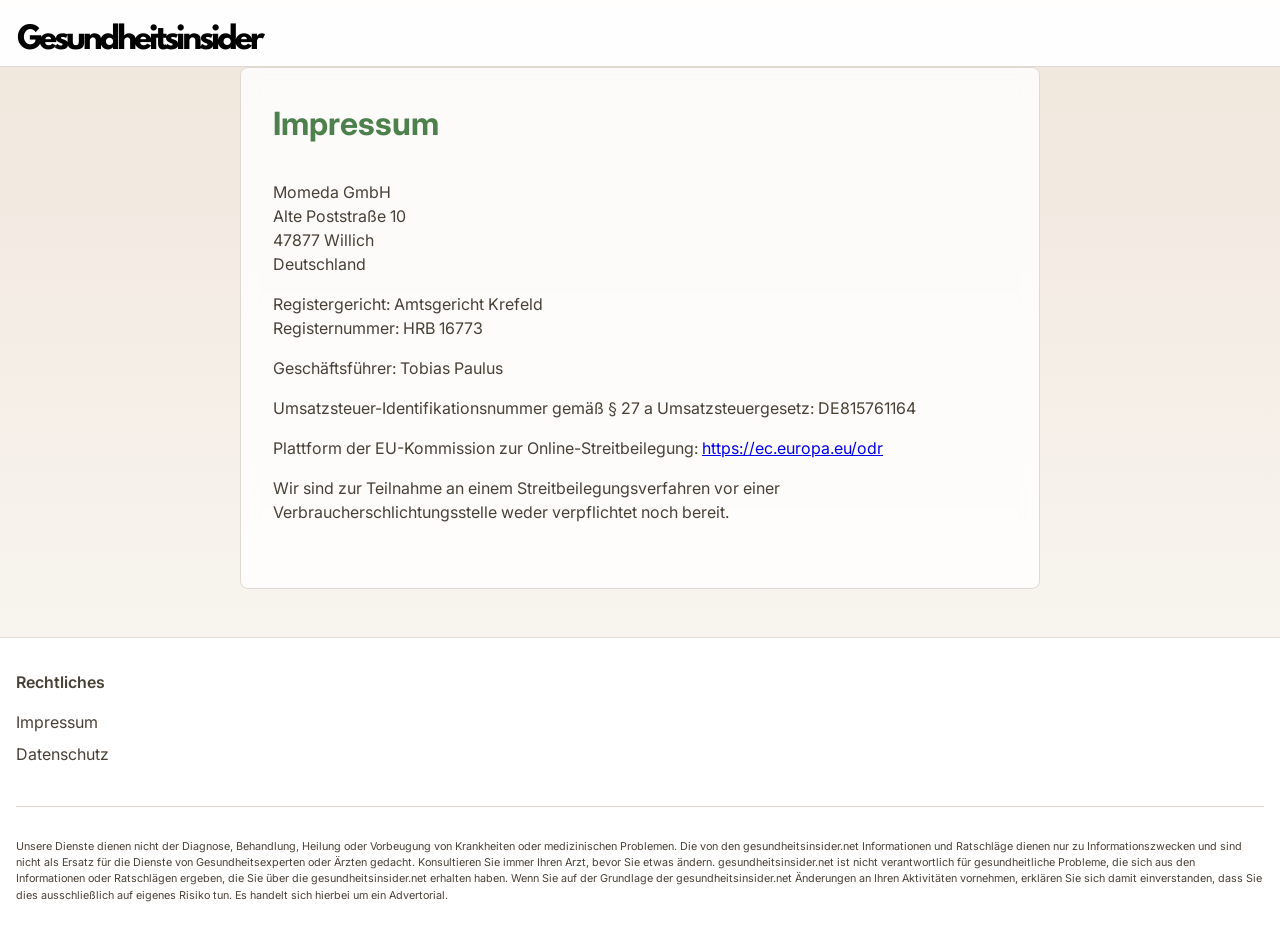
<file: impressum.html>
﻿<!DOCTYPE html>
<html lang="de">
  <head>
    <meta charset="UTF-8">
    <meta name="viewport" content="width=device-width, initial-scale=1.0">
    
    <!-- Titel -->
    <title>Impressum - Gesundheitsinsider</title>
    
    <!-- Meta Description: Kurzbeschreibung, die in den Suchergebnissen erscheint -->
    <meta name="description" content="Impressum und rechtliche Informationen zu Gesundheitsinsider. Hier finden Sie alle Angaben gemäß §5 TMG.">
    
    <!-- Meta Keywords: Wichtige Schlagwörter -->
    <meta name="keywords" content="Impressum, Gesundheitsinsider, rechtliche Informationen, Kontakt, Unternehmen">
    
    <!-- Meta Author -->
    <meta name="author" content="Gesundheitsinsider">
    
    <!-- Favicon -->
    <link rel="icon" type="image/x-icon" href="public/favicon.ico">
    
    <!-- Open Graph Tags (wichtig für Social Media, z.B. Facebook) -->
    <meta property="og:title" content="Impressum - Gesundheitsinsider">
    <meta property="og:description" content="Impressum und rechtliche Informationen zu Gesundheitsinsider.">
    <meta property="og:image" content="https://www.gesundheitsinsider.net/public/Gesundheitsinsider.png">
    <meta property="og:url" content="https://www.gesundheitsinsider.net/impressum.html">
    <meta property="og:type" content="website">
    
    <!-- Twitter Card Tags -->
    <meta name="twitter:card" content="summary_large_image">
    <meta name="twitter:title" content="Impressum - Gesundheitsinsider">
    <meta name="twitter:description" content="Impressum und rechtliche Informationen zu Gesundheitsinsider.">
    <meta name="twitter:image" content="https://www.gesundheitsinsider.net/public/Gesundheitsinsider.png">
    
    <!-- Preconnect für Google Fonts -->
    <link rel="preconnect" href="https://fonts.googleapis.com">
    <link rel="preconnect" href="https://fonts.gstatic.com" crossorigin>
    <link href="https://fonts.googleapis.com/css2?family=Inter:wght@400;500;600;700&display=swap" rel="stylesheet">
    
    <!-- Stylesheet -->
    <link rel="stylesheet" href="css/index.css">
    
    <!-- Zusätzliche Styles für Impressum -->
    <style>
      .legal-content {
        max-width: 800px;
        margin: 0 auto;
        padding: 2rem;
        background-color: rgba(255, 255, 255, 0.8);
        backdrop-filter: blur(8px);
        border-radius: var(--radius);
        border: 1px solid hsl(var(--border));
      }
  
      .legal-content h1 {
        color: hsl(var(--primary));
        font-size: 2rem;
        margin-bottom: 2rem;
      }
  
      .legal-content h2 {
        color: hsl(var(--primary));
        font-size: 1.5rem;
        margin: 2rem 0 1rem;
      }
  
      .legal-content p {
        margin-bottom: 1rem;
      }
  
      .legal-section {
        margin-bottom: 2rem;
      }
    </style>
  </head>
<body>
    <header>
        <nav class="container">
           <a href="index.html">
             <img src="public/Gesundheitsinsider.png" alt="CoffeTechWorldSupport Logo" class="logo">
           </a>
        </nav>
    </header>

    <main class="container">
        <div class="legal-content">
            <h1>Impressum</h1>
            <div class="legal-section">
                <p>Momeda GmbH<br>
                Alte Poststraße 10<br>
                47877 Willich<br>
                Deutschland</p>

                <p>Registergericht: Amtsgericht Krefeld<br>
                Registernummer: HRB 16773</p>
                
                <p>Geschäftsführer: Tobias Paulus</p>
                
                <p>Umsatzsteuer-Identifikationsnummer gemäß § 27 a Umsatzsteuergesetz: DE815761164</p>
                
                <p>Plattform der EU-Kommission zur Online-Streitbeilegung: 
                   <a href="https://ec.europa.eu/odr" class="text-primary hover:underline">
                     https://ec.europa.eu/odr
                   </a>
                </p>
                
                <p>Wir sind zur Teilnahme an einem Streitbeilegungsverfahren vor einer 
                Verbraucherschlichtungsstelle weder verpflichtet noch bereit.</p>
            </div>
        </div>
    </main>

    <footer>
        <div class="container">
            <div class="footer-grid">
                <div>
                    <h4 class="footer-title">Rechtliches</h4>
                    <ul class="footer-links">
                        <li><a href="impressum.html">Impressum</a></li>
                        <li><a href="datenschutz.html">Datenschutz</a></li>
                    </ul>
                </div>
            </div>
            <div class="footer-disclaimer">
              <p>
                Unsere Dienste dienen nicht der Diagnose, Behandlung, Heilung oder Vorbeugung von Krankheiten oder medizinischen Problemen. Die von den gesundheitsinsider.net Informationen und Ratschläge dienen nur zu Informationszwecken und sind nicht als Ersatz für die Dienste von Gesundheitsexperten oder Ärzten gedacht. Konsultieren Sie immer Ihren Arzt, bevor Sie etwas ändern. gesundheitsinsider.net ist nicht verantwortlich für gesundheitliche Probleme, die sich aus den Informationen oder Ratschlägen ergeben, die Sie über die gesundheitsinsider.net erhalten haben. 
                Wenn Sie auf der Grundlage der gesundheitsinsider.net Änderungen an Ihren Aktivitäten vornehmen, erklären Sie sich damit einverstanden, dass Sie dies ausschließlich auf eigenes Risiko tun. Es handelt sich hierbei um ein Advertorial.
              </p>
            </div>
        </div>
    </footer>
</body>
</html>
</file>
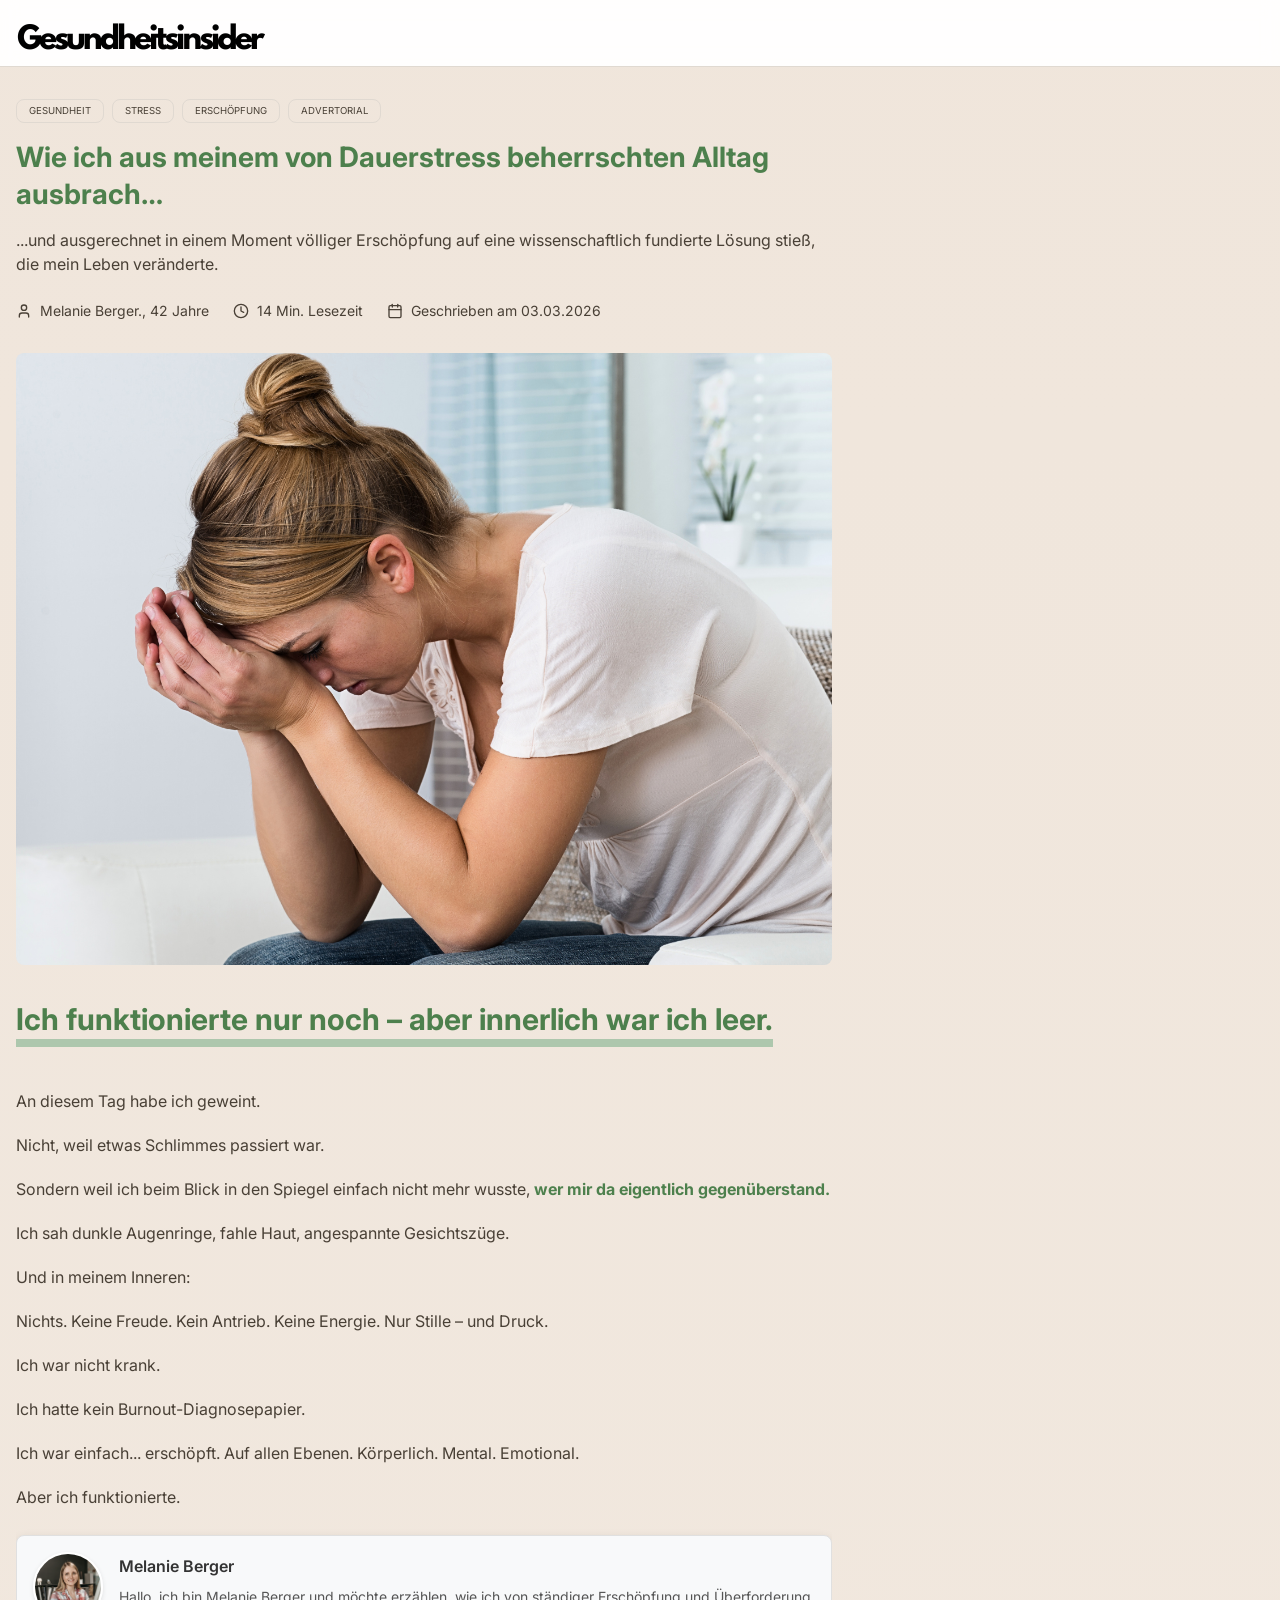
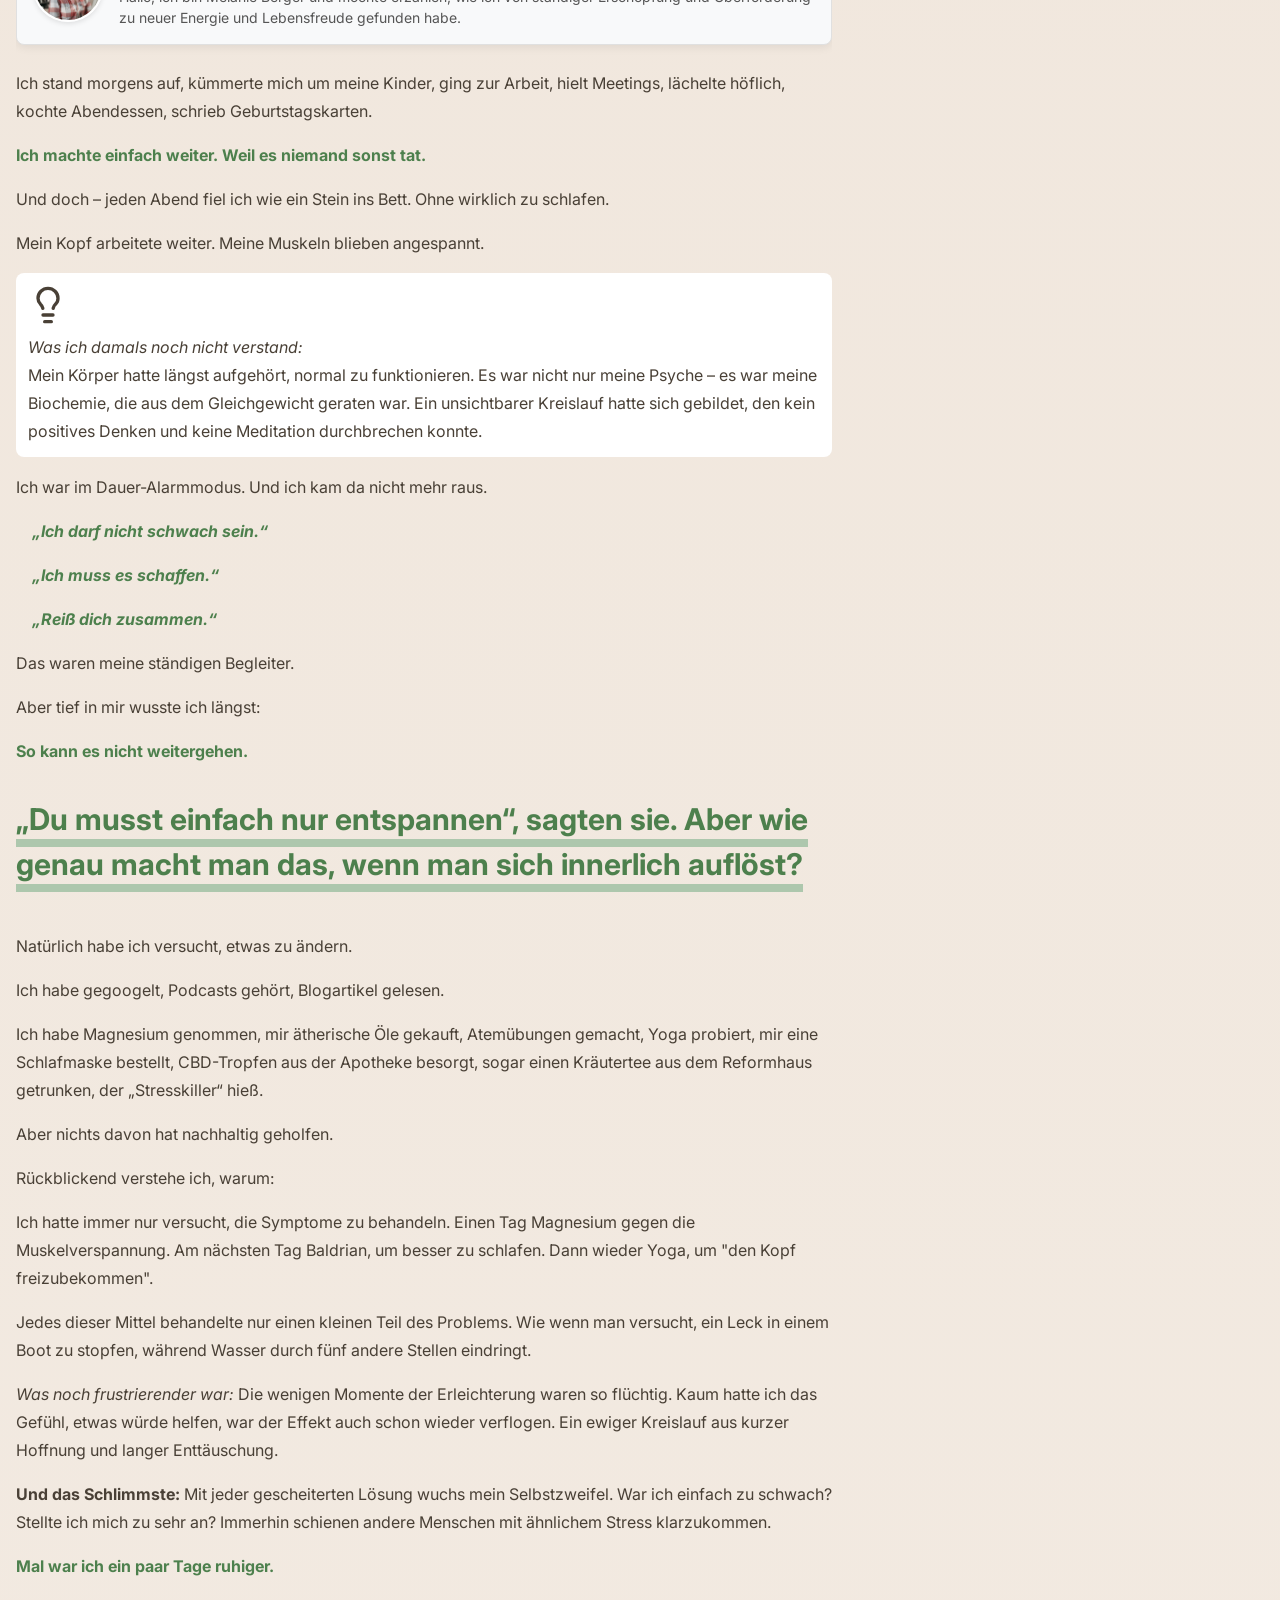
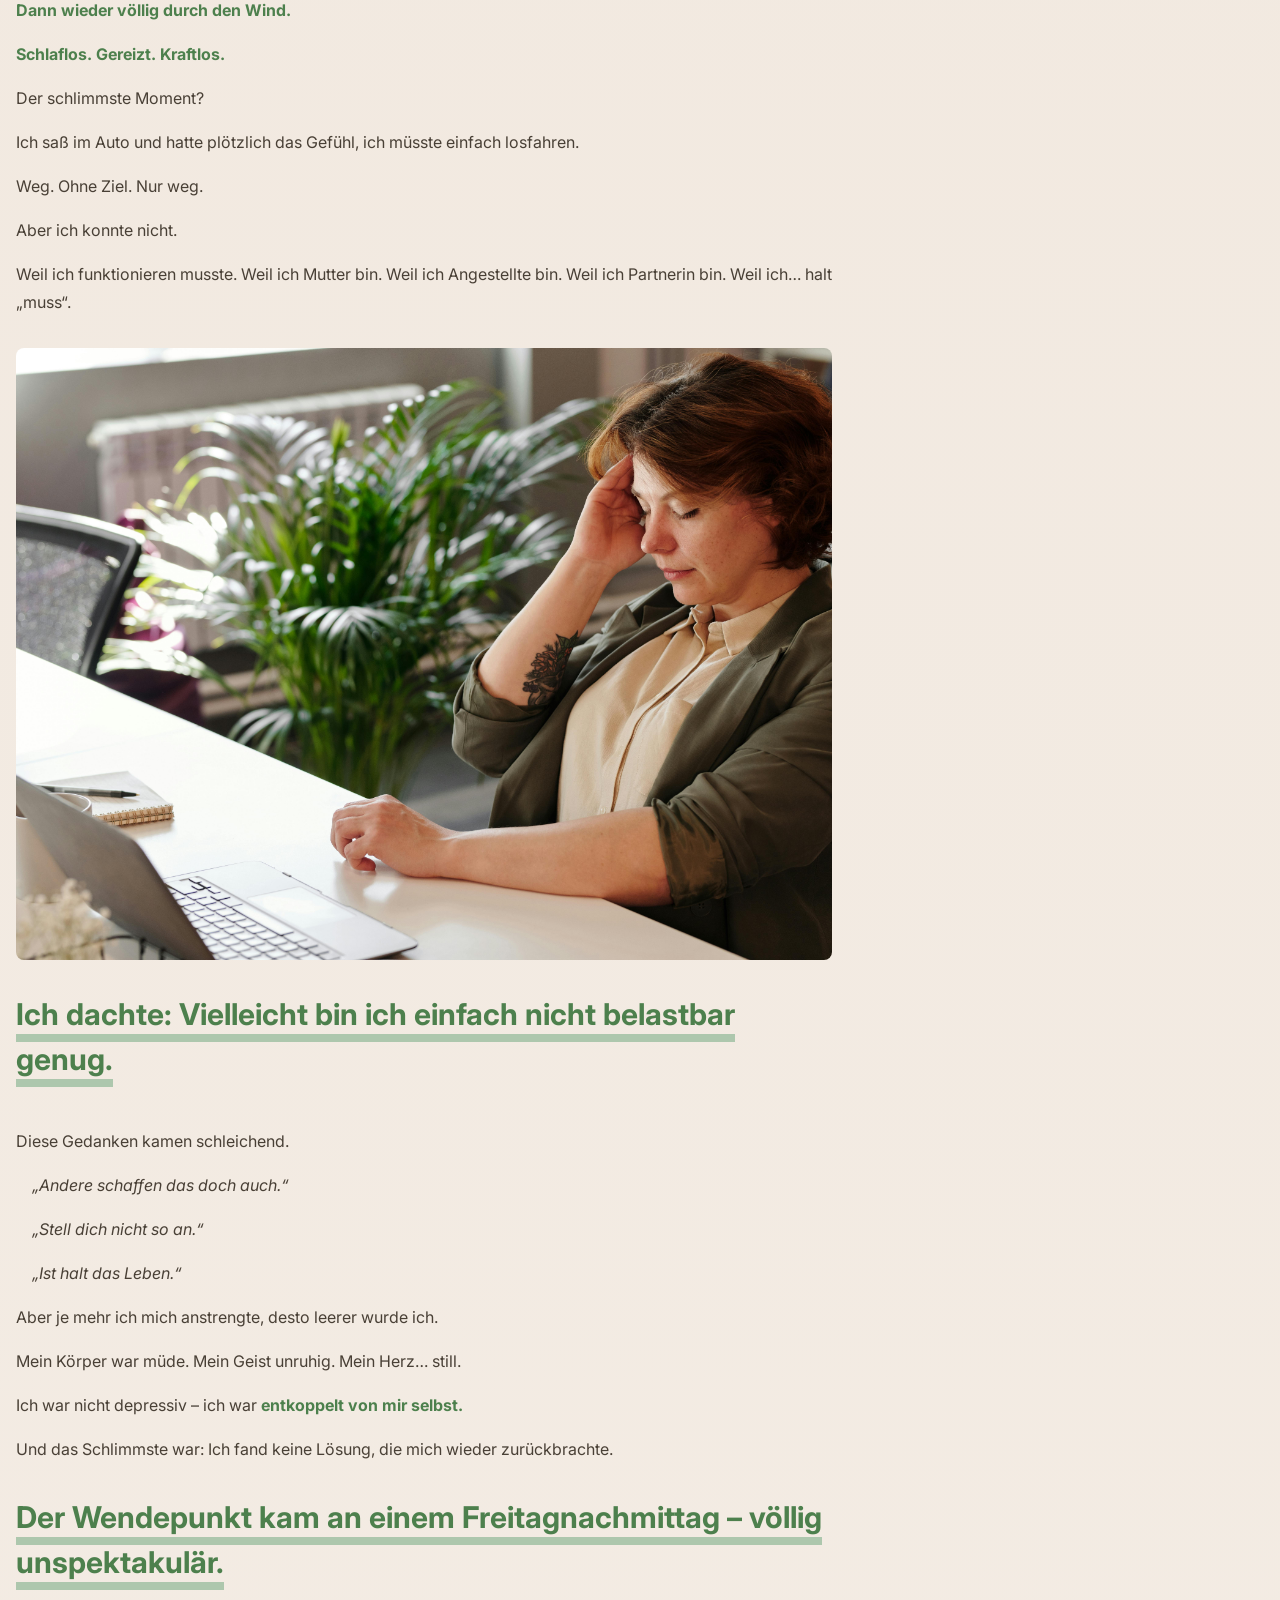
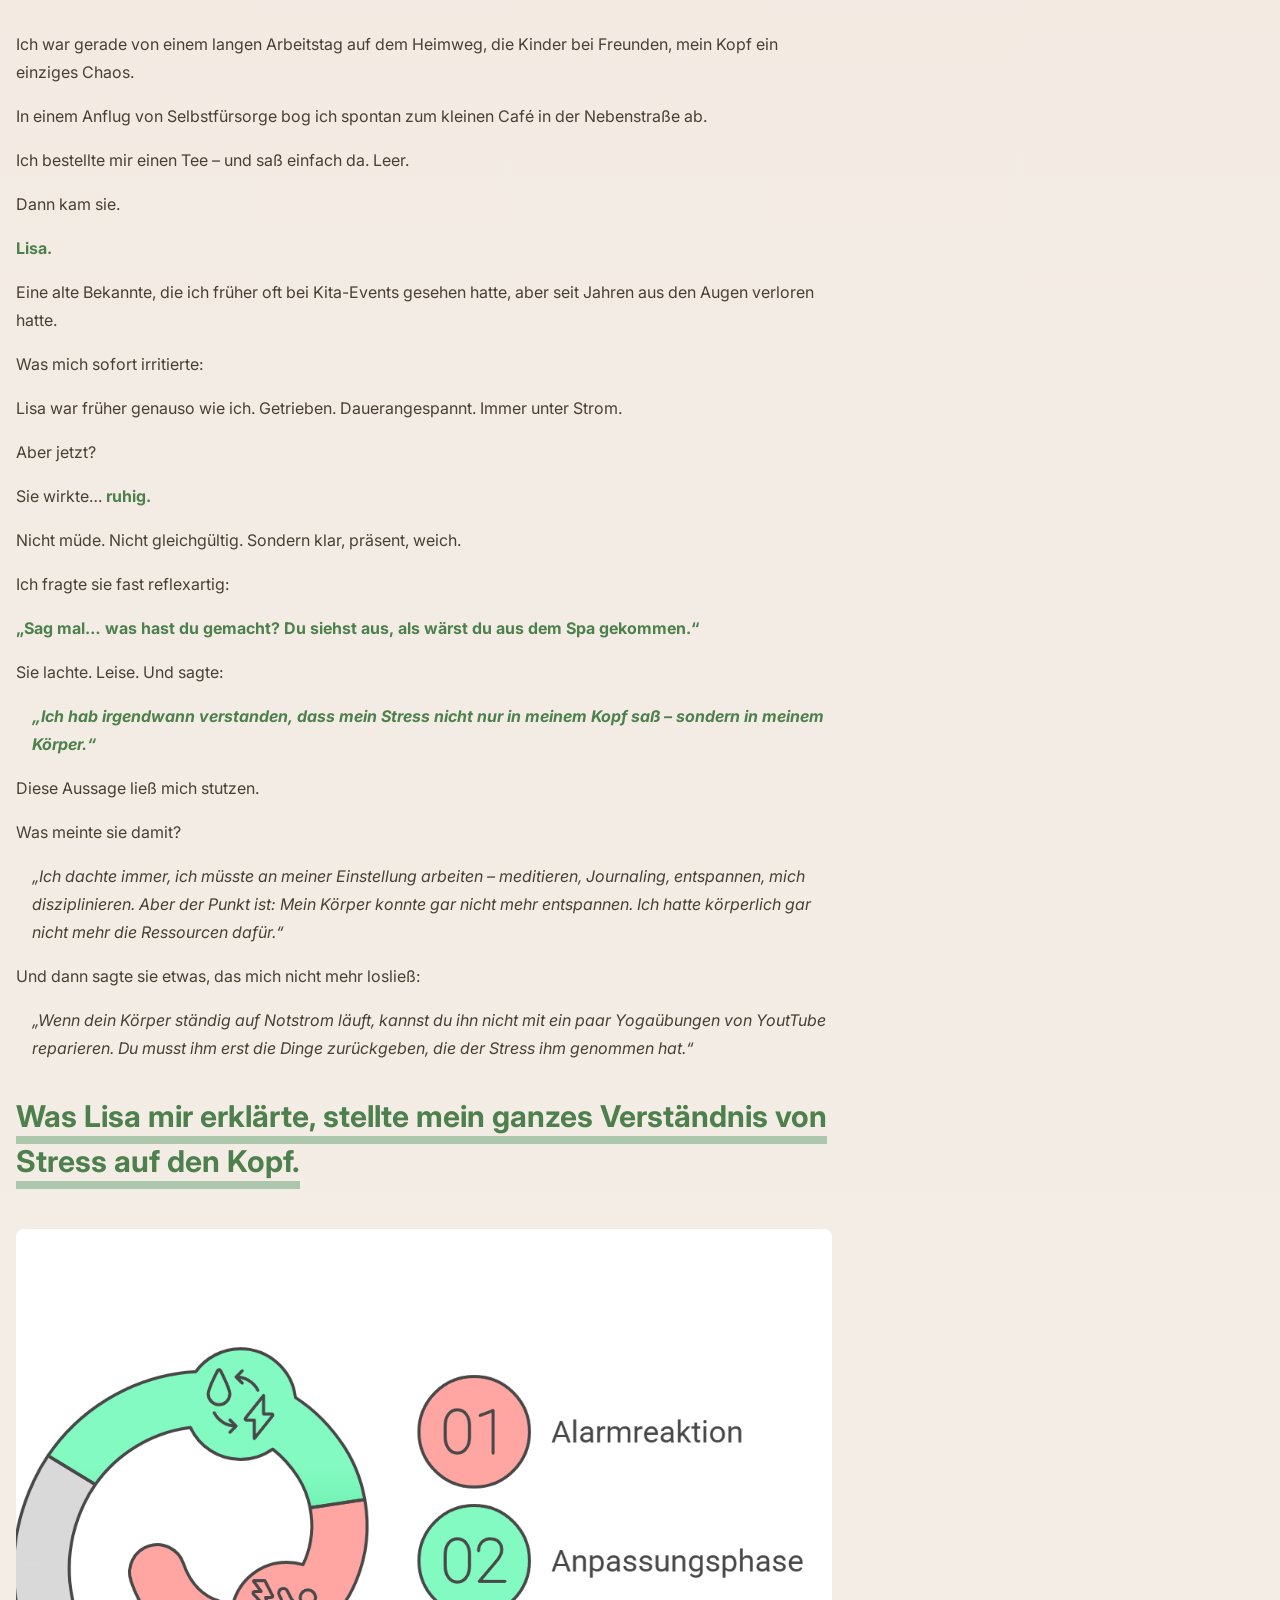
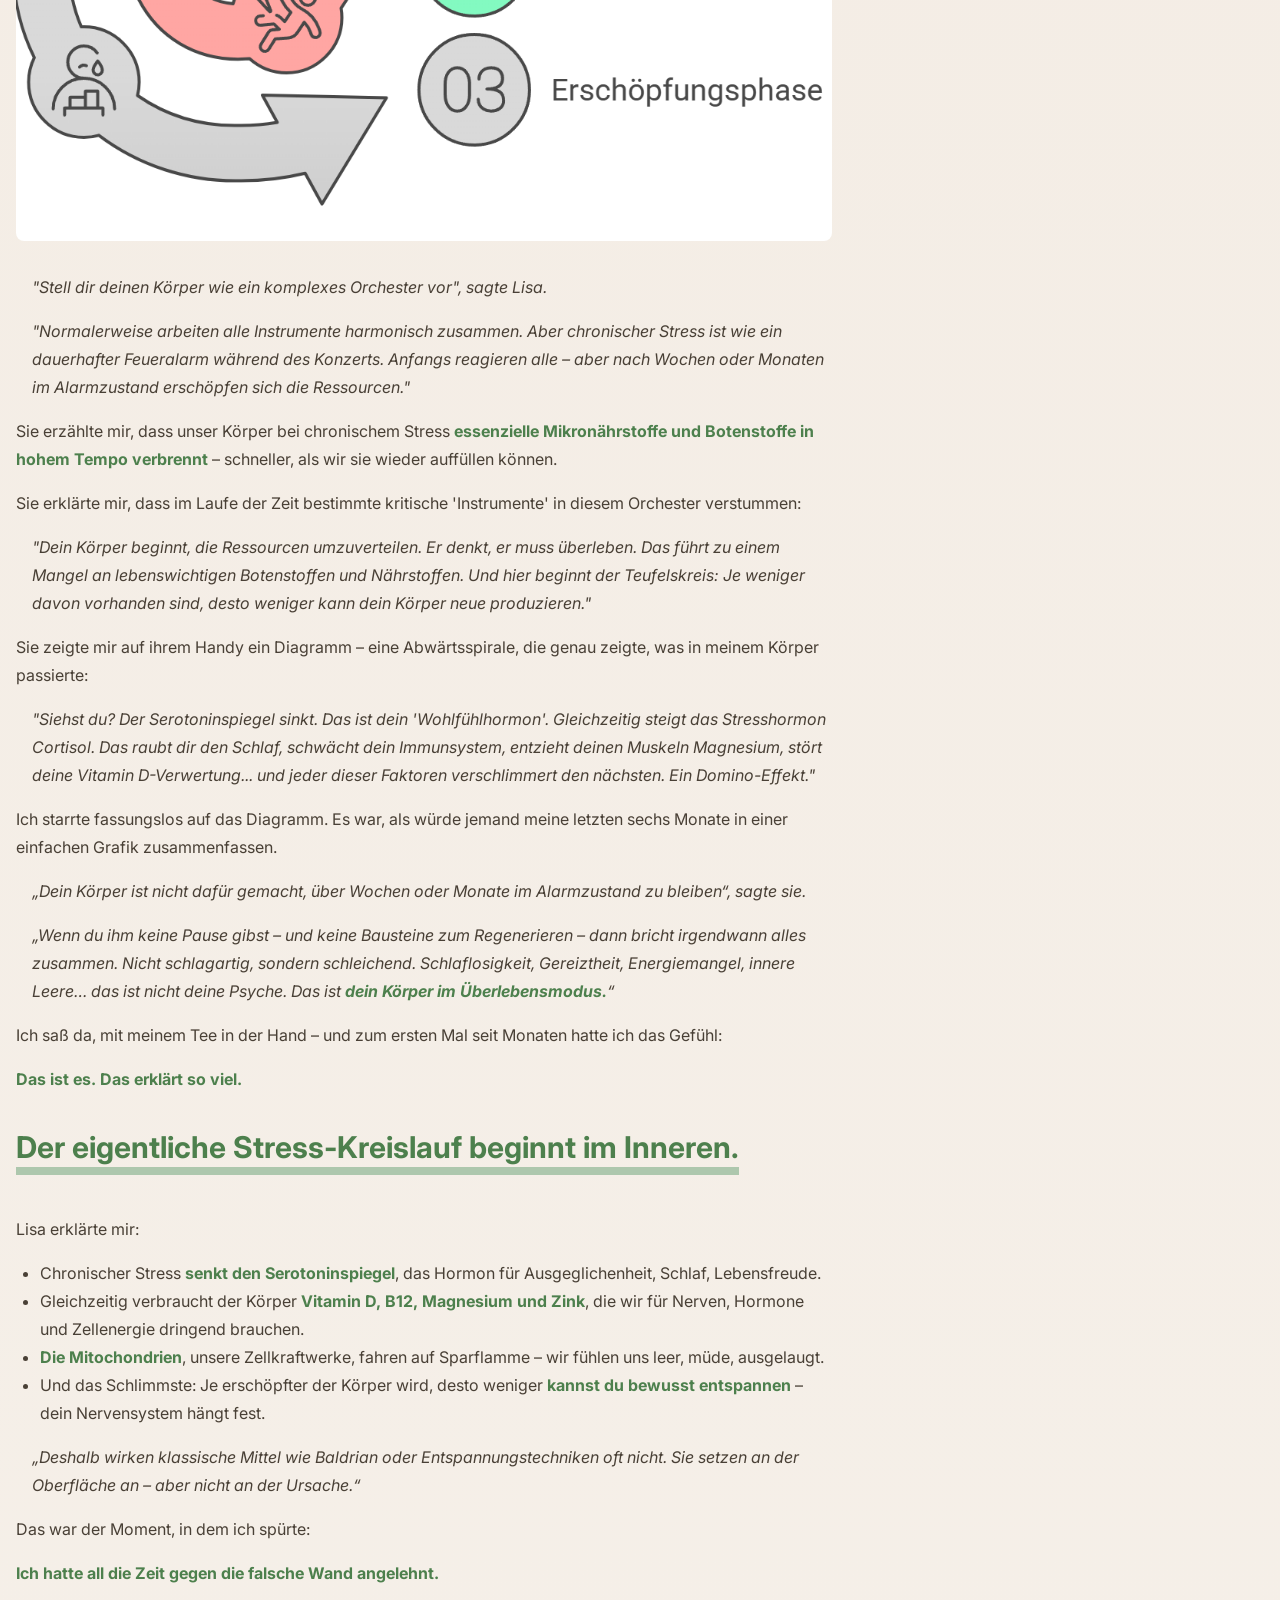
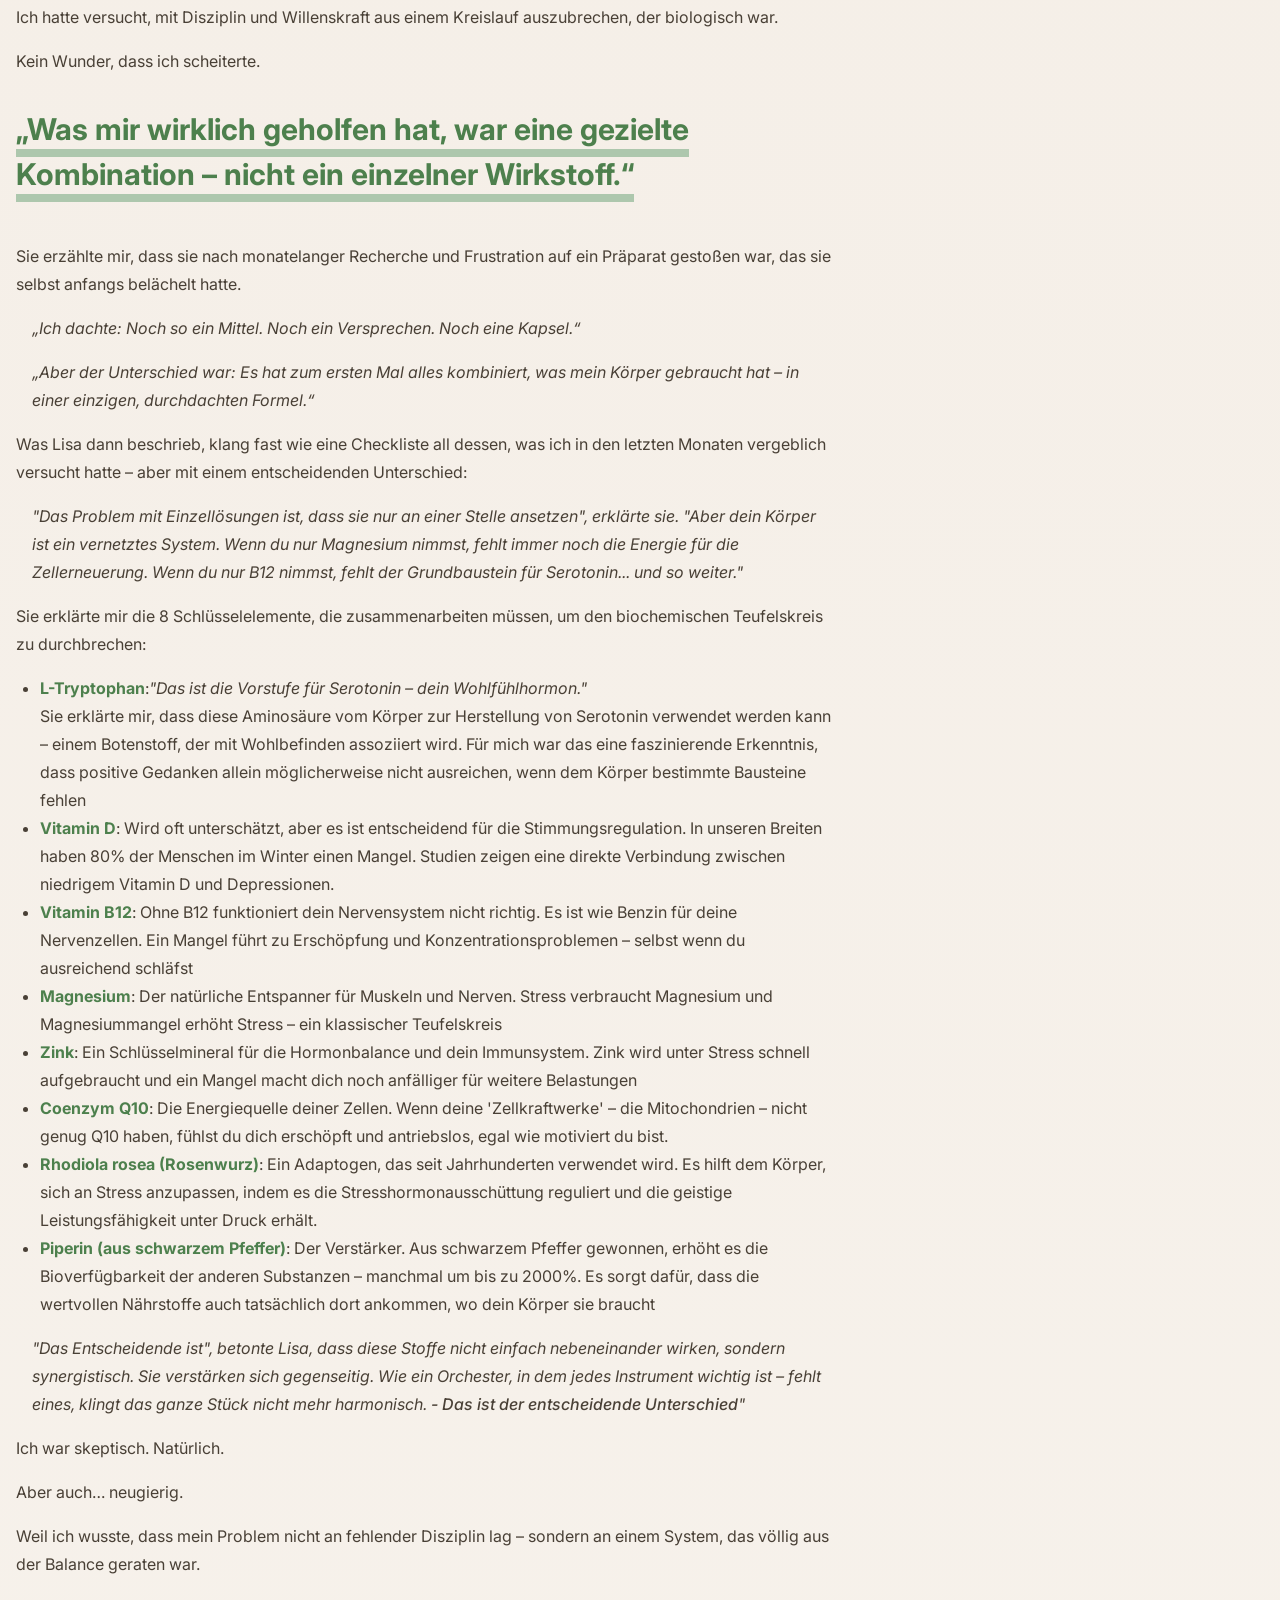
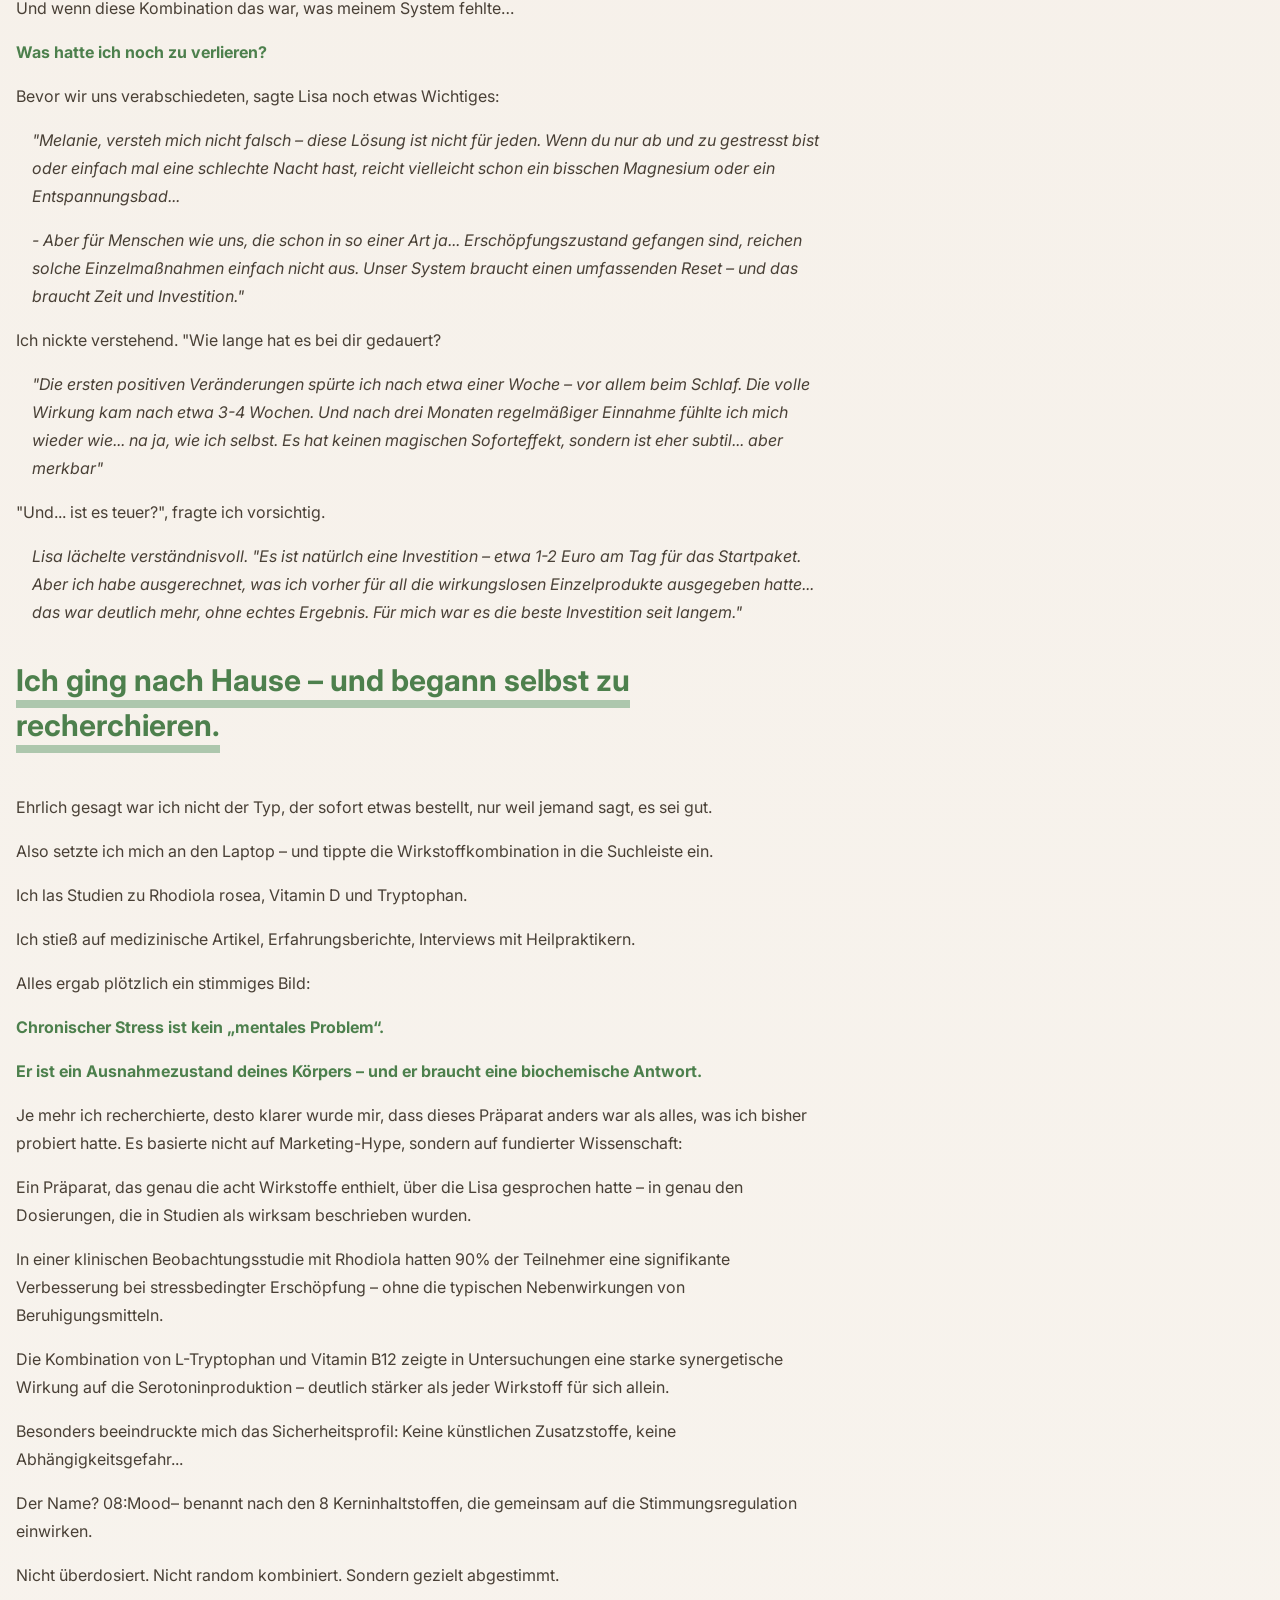
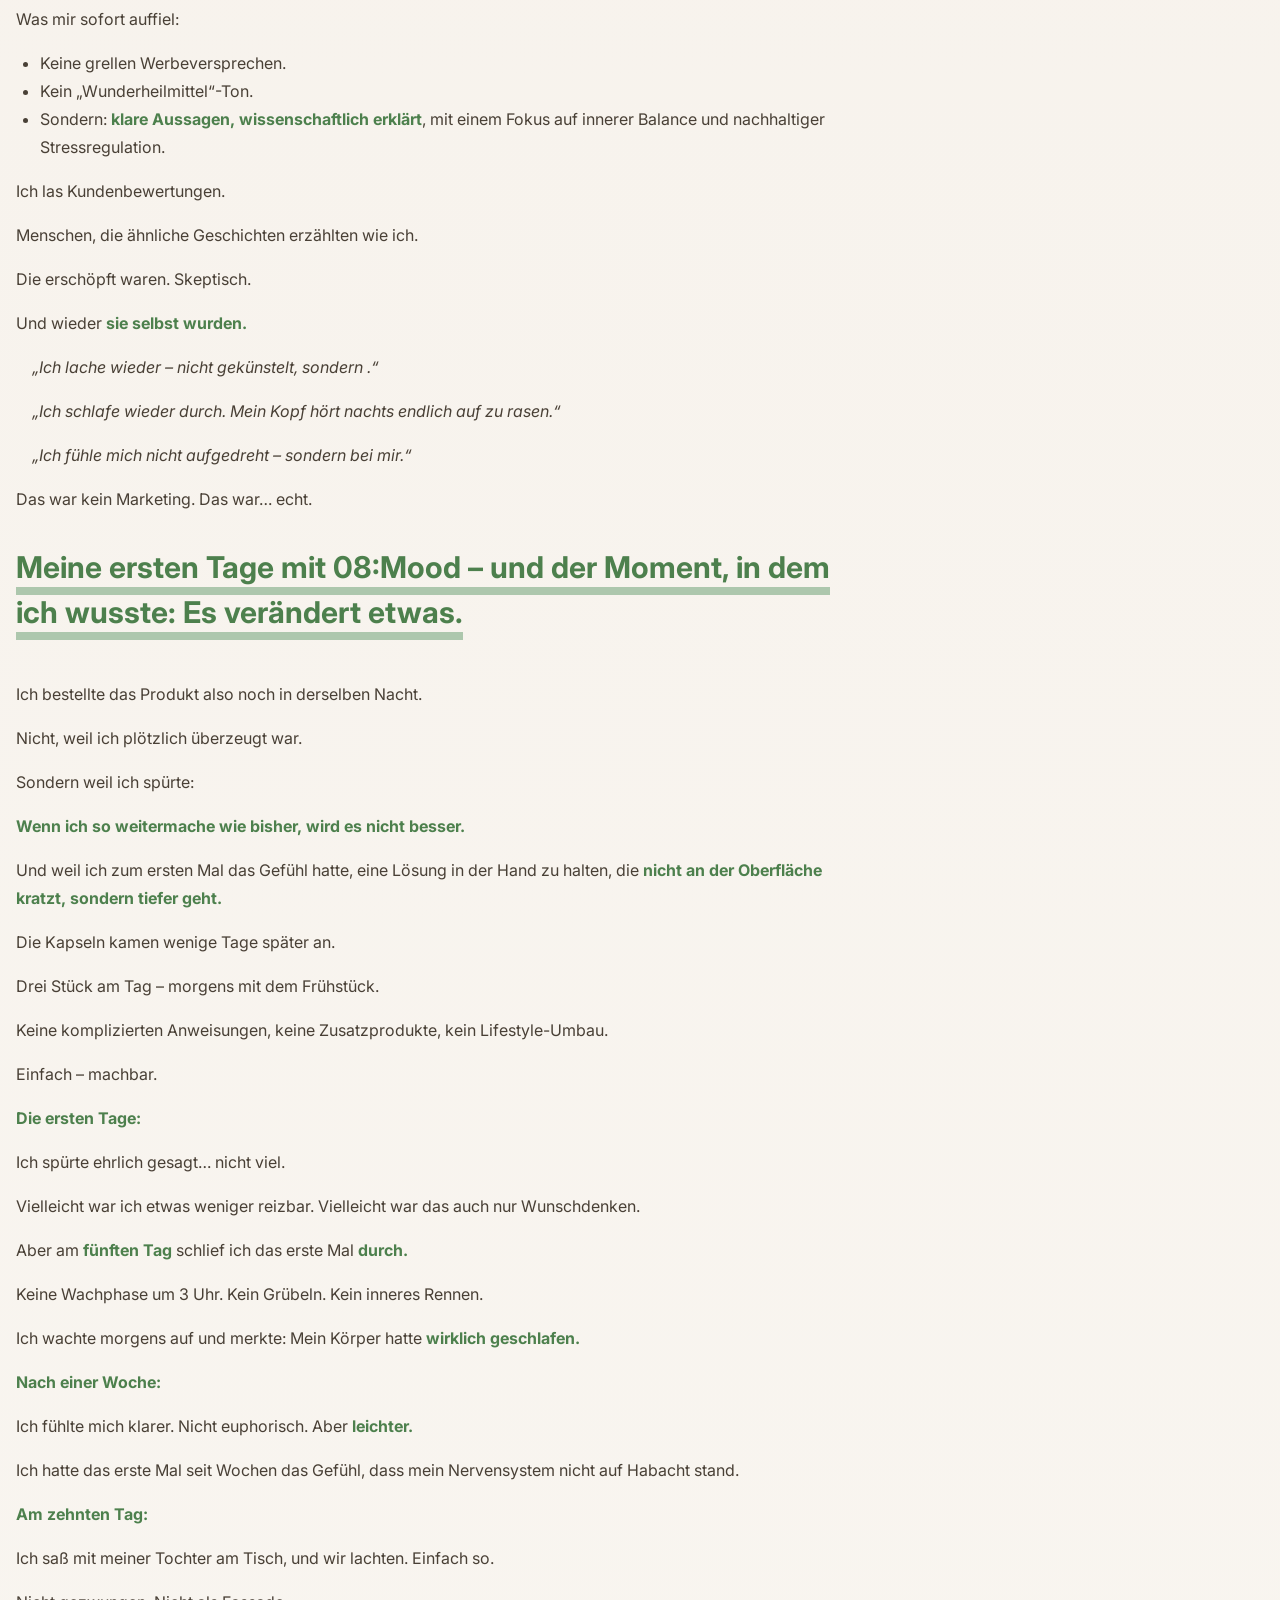
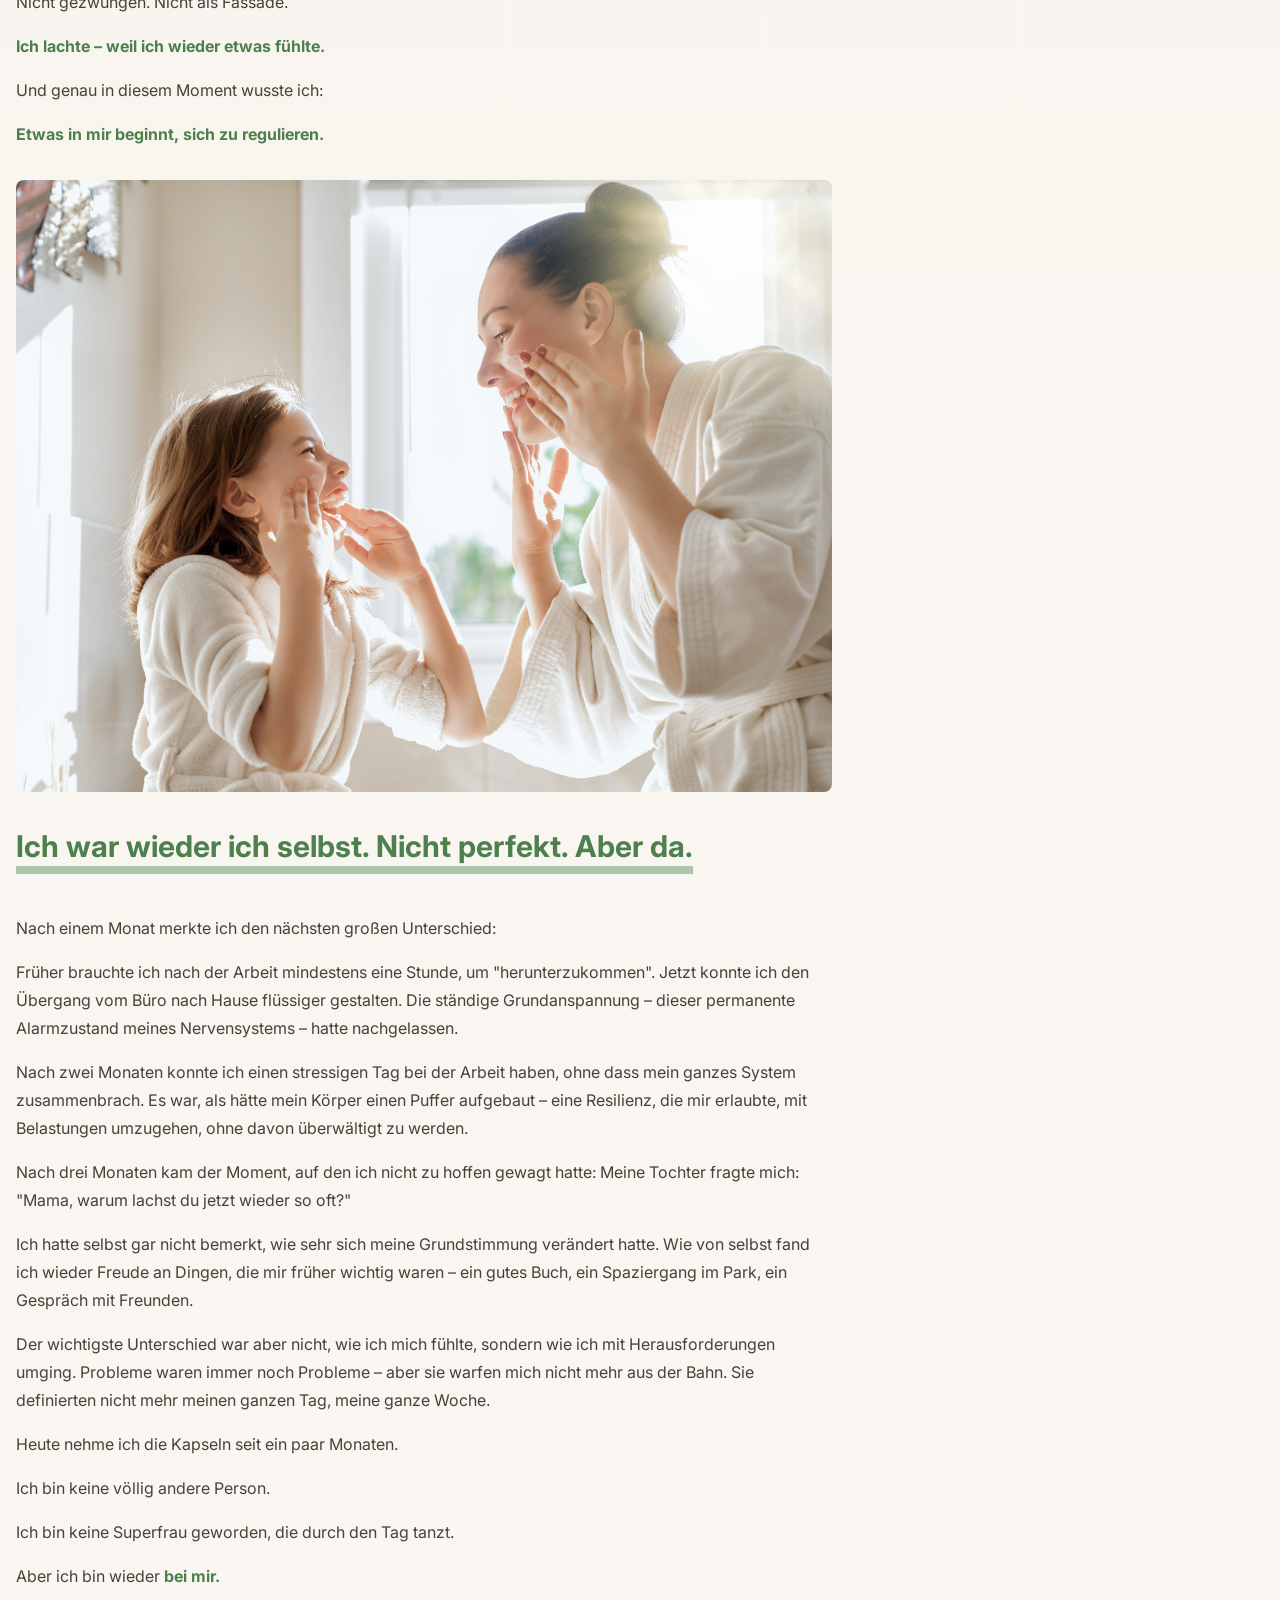
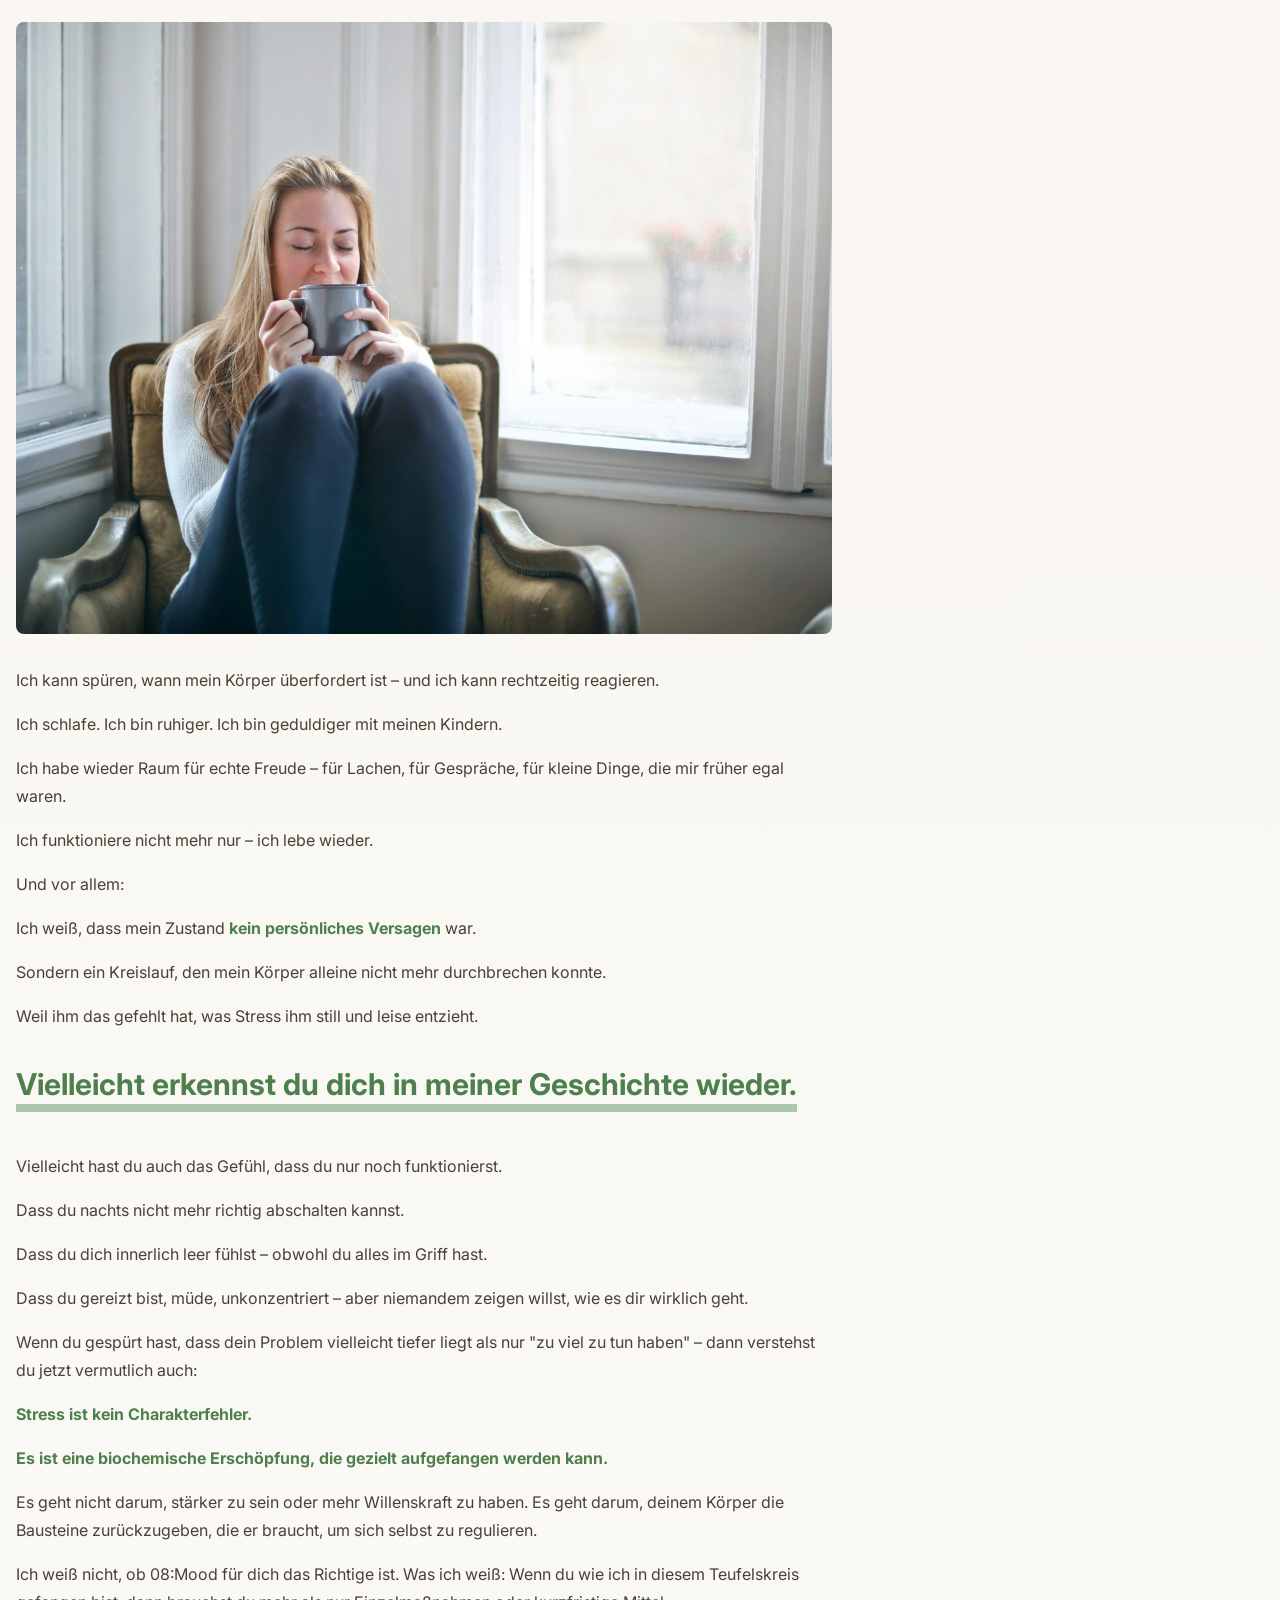
<file: artikel/kreislauf-des-stress.html>
﻿<!DOCTYPE html>
<html lang="de">
 <head>
  <meta charset="UTF-8">
  <meta name="viewport" content="width=device-width, initial-scale=1.0">

    <title>Gesundheitsinsider - Wie ich aus meinem von Dauerstress beherrschten Alltag ausbrach</title>

    <meta name="description" content="Wie ich aus meinem von Dauerstress beherrschten Alltag ausbrach und ausgerechnet in einem Moment völliger Erschöpfung auf eine wissenschaftlich fundierte Lösung stieß, die mein Leben veränderte.">

    <meta name="keywords" content="Gesundheit, Stress, Erschöpfung, Burnout-Prävention, Energie, Balance, 08:Mood, Nahrungsergänzungsmittel, Alltag, Mutter, Stressregulation, Biochemie">

  <meta name="author" content="Gesundheitsinsider">

  <link rel="icon" type="image/x-icon" href="../public/favicon.ico">

      <meta property="og:title" content="Gesundheitsinsider - Wie ich aus meinem von Dauerstress beherrschten Alltag ausbrach">
  <meta property="og:description" content="Wie ich aus meinem von Dauerstress beherrschten Alltag ausbrach und ausgerechnet in einem Moment völliger Erschöpfung auf eine wissenschaftlich fundierte Lösung stieß, die mein Leben veränderte.">
      <meta property="og:image" content="https://www.gesundheitsinsider.net/public/frau-kuechentisch-erschoepft.jpg">
      <meta property="og:url" content="https://www.gesundheitsinsider.net/artikel-dauerstress-voll">
  <meta property="og:type" content="article">

  <meta name="twitter:card" content="summary_large_image">
  <meta name="twitter:title" content="Gesundheitsinsider - Wie ich aus meinem von Dauerstress beherrschten Alltag ausbrach">
  <meta name="twitter:description" content="Wie ich aus meinem von Dauerstress beherrschten Alltag ausbrach und ausgerechnet in einem Moment völliger Erschöpfung auf eine wissenschaftlich fundierte Lösung stieß, die mein Leben veränderte.">
      <meta name="twitter:image" content="https://www.gesundheitsinsider.net/public/frau-kuechentisch-erschoepft.jpg">

  <link rel="preconnect" href="https://fonts.googleapis.com">
  <link rel="preconnect" href="https://fonts.gstatic.com" crossorigin>
  <link href="https://fonts.googleapis.com/css2?family=Inter:wght@400;500;600;700&display=swap" rel="stylesheet">

  <link rel="stylesheet" href="../css/index.css">

    <script>
   !function(f,b,e,v,n,t,s)
   {if(f.fbq)return;n=f.fbq=function(){n.callMethod?
   n.callMethod.apply(n,arguments):n.queue.push(arguments)};
   if(!f._fbq)f._fbq=n;n.push=n;n.loaded=!0;n.version='2.0';
   n.queue=[];t=b.createElement(e);t.async=!0;
   t.src=v;s=b.getElementsByTagName(e)[0];
   s.parentNode.insertBefore(t,s)}(window, document,'script',
   'https://connect.facebook.net/en_US/fbevents.js');
   fbq('init', '791741324847865'); // !! Ggf. Pixel-ID anpassen !!
   fbq('track', 'PageView');
  </script>
  <noscript><img height="1" width="1" style="display:none"
  src="https://www.facebook.com/tr?id=791741324847865&ev=PageView&noscript=1" // !! Ggf. Pixel-ID anpassen !!
  /></noscript>
 </head>
<body>
 <header>
  <nav class="container">
   <img src="../public/Gesundheitsinsider.png" alt="Gesundheitsinsider Logo" class="logo">
  </nav>
 </header>

 <main class="container">
  <div class="grid-layout">
   <article class="article">
    <div class="badges">
     <span class="badge">GESUNDHEIT</span>
     <span class="badge">STRESS</span>
     <span class="badge">ERSCHÖPFUNG</span>
     <span class="badge">ADVERTORIAL</span>
    </div>

    <div class="article-header" >
     <h1 class="article-title">
            Wie ich aus meinem von Dauerstress beherrschten Alltag ausbrach…
     </h1>
     <p class="article-subtitle">
            ...und ausgerechnet in einem Moment völliger Erschöpfung auf eine wissenschaftlich fundierte Lösung stieß, die mein Leben veränderte.
     </p>
     <div class="article-meta">
        
      <div class="meta-item">
       <svg xmlns="http://www.w3.org/2000/svg" width="16" height="16" viewBox="0 0 24 24" fill="none" stroke="currentColor" stroke-width="2" stroke-linecap="round" stroke-linejoin="round">
        <path d="M19 21v-2a4 4 0 0 0-4-4H9a4 4 0 0 0-4 4v2"></path>
        <circle cx="12" cy="7" r="4"></circle>
       </svg>
              <span>Melanie Berger., 42 Jahre</span> 
      </div>
      <div class="meta-item">
       <svg xmlns="http://www.w3.org/2000/svg" width="16" height="16" viewBox="0 0 24 24" fill="none" stroke="currentColor" stroke-width="2" stroke-linecap="round" stroke-linejoin="round">
        <circle cx="12" cy="12" r="10"></circle>
        <polyline points="12 6 12 12 16 14"></polyline>
       </svg>
              <span>14 Min. Lesezeit</span>
      </div>
      <div class="meta-item">
        <svg xmlns="http://www.w3.org/2000/svg" width="16" height="16" viewBox="0 0 24 24" fill="none" stroke="currentColor" stroke-width="2" stroke-linecap="round" stroke-linejoin="round">
            <rect x="3" y="4" width="18" height="18" rx="2" ry="2"></rect>
            <line x1="16" y1="2" x2="16" y2="6"></line>
            <line x1="8" y1="2" x2="8" y2="6"></line>
            <line x1="3" y1="10" x2="21" y2="10"></line>
          </svg>
        <span>Geschrieben am 03.03.2026</span>
     </div>
     </div>
     
    </div>

    <div class="article-content">
        <div class="article-image">
            <img src="../public/heading_2.png" alt="Frau (35–45), erschöpft am Küchentisch, Stirn in der Hand">
            </div>

          <h2>Ich funktionierte nur noch – aber innerlich war ich leer.</h2>

          <p>
            An diesem Tag habe ich geweint.
          </p>
          <p>
            Nicht, weil etwas Schlimmes passiert war.
          </p>
          <p>
            Sondern weil ich beim Blick in den Spiegel einfach nicht mehr wusste, <strong>wer mir da eigentlich gegenüberstand. </strong>
          </p>
          <p>
            Ich sah dunkle Augenringe, fahle Haut, angespannte Gesichtszüge.
          </p>
          <p>
            Und in meinem Inneren:
          </p>
          <p>
            Nichts. Keine Freude. Kein Antrieb. Keine Energie. Nur Stille – und Druck.
          </p>
          
          <p>
            Ich war nicht krank.
          </p>
          <p>
            Ich hatte kein Burnout-Diagnosepapier.
          </p>
          <p>
            Ich war einfach... erschöpft. Auf allen Ebenen. Körperlich. Mental. Emotional.
          </p>
          <p>
            Aber ich funktionierte.
          </p>
          <div id="melanie-profile" class="profile-box" style="display: flex; flex-direction: row; align-items: flex-start; max-width: 100%; width: 100%; background-color: #f8f9fa; border-radius: 8px; box-shadow: 0 2px 10px rgba(0, 0, 0, 0.08); padding: 16px; margin: 24px 0; box-sizing: border-box; border: 1px solid #e0e0e0;">
            <img src="../public/melanie.png" alt="Melanie Berger" style="width: 70px; height: 70px; border-radius: 50%; margin-right: 16px; flex-shrink: 0; border: 2px solid white; box-shadow: 0 2px 5px rgba(0, 0, 0, 0.1);">
            <div>
              <div style="font-size: 16px; font-weight: 600; margin-bottom: 6px; color: #333; font-family: 'Inter', sans-serif;">Melanie Berger</div>
              <p style="font-size: 14px; line-height: 1.5; color: #555; margin: 0; font-family: 'Inter', sans-serif;">
                Hallo, ich bin Melanie Berger und möchte erzählen, wie ich von ständiger Erschöpfung und Überforderung zu neuer Energie und Lebensfreude gefunden habe.
              </p>
            </div>
          </div>
          <p>
            Ich stand morgens auf, kümmerte mich um meine Kinder, ging zur Arbeit, hielt Meetings, lächelte höflich, kochte Abendessen, schrieb Geburtstagskarten.
          </p>
          <p>
        <strong>Ich machte einfach weiter. Weil es niemand sonst tat.</strong>
          </p>
          <p>
            Und doch – jeden Abend fiel ich wie ein Stein ins Bett. Ohne wirklich zu schlafen.
          </p>
          <p>
            Mein Kopf arbeitete weiter. Meine Muskeln blieben angespannt.
          </p>
          <p style="background-color: rgb(255, 255, 255); padding: 12px; border-radius: 8px">
            <svg xmlns="http://www.w3.org/2000/svg" width="40" height="40" viewBox="0 0 24 24" fill="none" stroke="currentColor" stroke-width="2" stroke-linecap="round" stroke-linejoin="round" class="feather feather-lightbulb">
              <line x1="9" y1="18" x2="15" y2="18"></line>
              <line x1="10" y1="22" x2="14" y2="22"></line>
              <path d="M15.09 14c.18-.98.65-1.74 1.41-2.5A4.65 4.65 0 0018 8 6 6 0 006 8c0 1 .23 2.23 1.5 3.5A4.61 4.61 0 018.91 14"></path>
            </svg> </br>
            <span style="font-style: italic;">Was ich damals noch nicht verstand:</span> </br>
            Mein Körper hatte längst aufgehört, normal zu funktionieren. Es war nicht nur meine Psyche – es war meine Biochemie, die aus dem Gleichgewicht geraten war. Ein unsichtbarer Kreislauf hatte sich gebildet, den kein positives Denken und keine Meditation durchbrechen konnte.
          </p>
          <p>
            Ich war im Dauer-Alarmmodus. Und ich kam da nicht mehr raus.
          </p>
          <p style="font-style: italic; margin-left: 1em;">
            <strong>„Ich darf nicht schwach sein.“</strong>
          </p>
          <p style="font-style: italic; margin-left: 1em;">
            <strong>„Ich muss es schaffen.“</strong>
          </p>
          <p style="font-style: italic; margin-left: 1em;">
            <strong>„Reiß dich zusammen.“</strong>
          </p>
          <p>
            Das waren meine ständigen Begleiter.
          </p>
          <p>
            Aber tief in mir wusste ich längst:
          </p>
          <p>
            <strong>So kann es nicht weitergehen.</strong>
          </p>

          <h2>„Du musst einfach nur entspannen“, sagten sie. Aber wie genau macht man das, wenn man sich innerlich auflöst?</h2>

          <p>
            Natürlich habe ich versucht, etwas zu ändern.
          </p>
          <p>
            Ich habe gegoogelt, Podcasts gehört, Blogartikel gelesen.
          </p>
          <p>
            Ich habe Magnesium genommen, mir ätherische Öle gekauft, Atemübungen gemacht, Yoga probiert, mir eine Schlafmaske bestellt, CBD-Tropfen aus der Apotheke besorgt, sogar einen Kräutertee aus dem Reformhaus getrunken, der „Stresskiller“ hieß.
          </p>
          <p>
            Aber nichts davon hat nachhaltig geholfen.
          </p>
          <p>Rückblickend verstehe ich, warum:</p>
          <p>Ich hatte immer nur versucht, die Symptome zu behandeln. Einen Tag Magnesium gegen die Muskelverspannung. Am nächsten Tag Baldrian, um besser zu schlafen. Dann wieder Yoga, um "den Kopf freizubekommen".
          </p>

          <p>
            Jedes dieser Mittel behandelte nur einen kleinen Teil des Problems. Wie wenn man versucht, ein Leck in einem Boot zu stopfen, während Wasser durch fünf andere Stellen eindringt.
          </p>

          <p><span style="font-style: italic;">Was noch frustrierender war:</span> Die wenigen Momente der Erleichterung waren so flüchtig. Kaum hatte ich das Gefühl, etwas würde helfen, war der Effekt auch schon wieder verflogen. Ein ewiger Kreislauf aus kurzer Hoffnung und langer Enttäuschung.</p>
          <p><span style="font-weight: bold;">Und das Schlimmste:</span> Mit jeder gescheiterten Lösung wuchs mein Selbstzweifel. War ich einfach zu schwach? Stellte ich mich zu sehr an? Immerhin schienen andere Menschen mit ähnlichem Stress klarzukommen.</p>
          
          <p>
            <strong>Mal war ich ein paar Tage ruhiger.</strong>
          </p>
          <p>
            <strong>Dann wieder völlig durch den Wind.</strong>
          </p>
          <p>
            <strong>Schlaflos. Gereizt. Kraftlos.</strong>
          </p>
          <p>
            Der schlimmste Moment?
          </p>
          <p>
            Ich saß im Auto und hatte plötzlich das Gefühl, ich müsste einfach losfahren.
          </p>
          <p>
            Weg. Ohne Ziel. Nur weg.
          </p>
          <p>
            Aber ich konnte nicht.
          </p>
          <p>
            Weil ich funktionieren musste. Weil ich Mutter bin. Weil ich Angestellte bin. Weil ich Partnerin bin. Weil ich… halt „muss“.
          </p>

          <div class="article-image">
             <img src="../public/woman_erschoepft.jpg" alt="Frau im Auto, Blick leer aus dem Fenster oder Frau allein im Café mit Tee, leicht nachdenklicher Blick">
             </div>

          <h2>Ich dachte: Vielleicht bin ich einfach nicht belastbar genug.</h2>

          <p>
            Diese Gedanken kamen schleichend.
          </p>
          <p style="font-style: italic; margin-left: 1em;">
            „Andere schaffen das doch auch.“
          </p>
          <p style="font-style: italic; margin-left: 1em;">
            „Stell dich nicht so an.“
          </p>
          <p style="font-style: italic; margin-left: 1em;">
            „Ist halt das Leben.“
          </p>
          <p>
            Aber je mehr ich mich anstrengte, desto leerer wurde ich.
          </p>
          <p>
            Mein Körper war müde. Mein Geist unruhig. Mein Herz… still.
          </p>
          <p>
            Ich war nicht depressiv – ich war<strong> entkoppelt von mir selbst.</strong>
          </p>
          <p>
            Und das Schlimmste war: Ich fand keine Lösung, die mich wieder zurückbrachte.
          </p>

          <h2>Der Wendepunkt kam an einem Freitagnachmittag – völlig unspektakulär.</h2>

          <p>
            Ich war gerade von einem langen Arbeitstag auf dem Heimweg, die Kinder bei Freunden, mein Kopf ein einziges Chaos.
          </p>
          <p>
            In einem Anflug von Selbstfürsorge bog ich spontan zum kleinen Café in der Nebenstraße ab.
          </p>
          <p>
            Ich bestellte mir einen Tee – und saß einfach da. Leer.
          </p>
          <p>
            Dann kam sie.
          </p>
          <p>
        <strong> Lisa.</strong>
          </p>
          <p>
            Eine alte Bekannte, die ich früher oft bei Kita-Events gesehen hatte, aber seit Jahren aus den Augen verloren hatte.
          </p>
          <p>
            Was mich sofort irritierte:
          </p>
          <p>
            Lisa war früher genauso wie ich. Getrieben. Dauerangespannt. Immer unter Strom.
          </p>
          <p>
            Aber jetzt?
          </p>
          <p>
            Sie wirkte… <strong>ruhig.</strong>
          </p>
          <p>
            Nicht müde. Nicht gleichgültig. Sondern klar, präsent, weich.
          </p>
          <p>
            Ich fragte sie fast reflexartig:
          </p>
          <p>
        <strong>„Sag mal… was hast du gemacht? Du siehst aus, als wärst du aus dem Spa gekommen.“</strong>
          </p>
          <p>
            Sie lachte. Leise. Und sagte:
          </p>
          <p style="font-style: italic; margin-left: 1em;">
        <strong>„Ich hab irgendwann verstanden, dass mein Stress nicht nur in meinem Kopf saß – sondern in meinem Körper.“</strong>
          </p>
          <p>
            Diese Aussage ließ mich stutzen.
          </p>
          <p>
            Was meinte sie damit?
          </p>
          <p style="font-style: italic; margin-left: 1em;">
            „Ich dachte immer, ich müsste an meiner Einstellung arbeiten – meditieren, Journaling, entspannen, mich disziplinieren. Aber der Punkt ist: Mein Körper konnte gar nicht mehr entspannen. Ich hatte körperlich gar nicht mehr die Ressourcen dafür.“
          </p>
          <p>
            Und dann sagte sie etwas, das mich nicht mehr losließ:
          </p>
          <p style="font-style: italic; margin-left: 1em;">
            „Wenn dein Körper ständig auf Notstrom läuft, kannst du ihn nicht mit ein paar Yogaübungen von YoutTube reparieren. Du musst ihm erst die Dinge zurückgeben, die der Stress ihm genommen hat.“
          </p>

          <h2>Was Lisa mir erklärte, stellte mein ganzes Verständnis von Stress auf den Kopf.</h2>

          <div class="article-image">
            <img src="../public/anpassungssyndrom.png" alt="Illustrierte, vereinfachte Infografik: Was chronischer Stress im Körper auslöst">
            </div>
            <p style="font-style: italic; margin-left: 1em;">
              "Stell dir deinen Körper wie ein komplexes Orchester vor", sagte Lisa.
            </p>
            <p style="font-style: italic; margin-left: 1em;">
              "Normalerweise arbeiten alle Instrumente harmonisch zusammen. Aber chronischer Stress ist wie ein dauerhafter Feueralarm während des Konzerts. Anfangs reagieren alle – aber nach Wochen oder Monaten im Alarmzustand erschöpfen sich die Ressourcen."
            </p>
          <p>
            Sie erzählte mir, dass unser Körper bei chronischem Stress<strong> essenzielle Mikronährstoffe und Botenstoffe in hohem Tempo verbrennt</strong> – schneller, als wir sie wieder auffüllen können.
          </p>
          <p>
            Sie erklärte mir, dass im Laufe der Zeit bestimmte kritische 'Instrumente' in diesem Orchester verstummen:
          </p>
          <p style="font-style: italic; margin-left: 1em;">
            "Dein Körper beginnt, die Ressourcen umzuverteilen. Er denkt, er muss überleben. Das führt zu einem Mangel an lebenswichtigen Botenstoffen und Nährstoffen. Und hier beginnt der Teufelskreis: Je weniger davon vorhanden sind, desto weniger kann dein Körper neue produzieren."
          </p>
          <p>
            Sie zeigte mir auf ihrem Handy ein Diagramm – eine Abwärtsspirale, die genau zeigte, was in meinem Körper passierte:
          </p>
          <p style="font-style: italic; margin-left: 1em;">
            "Siehst du? Der Serotoninspiegel sinkt. Das ist dein 'Wohlfühlhormon'. Gleichzeitig steigt das Stresshormon Cortisol. Das raubt dir den Schlaf, schwächt dein Immunsystem, entzieht deinen Muskeln Magnesium, stört deine Vitamin D-Verwertung... und jeder dieser Faktoren verschlimmert den nächsten. Ein Domino-Effekt."
          </p>

          <p>
            Ich starrte fassungslos auf das Diagramm. Es war, als würde jemand meine letzten sechs Monate in einer einfachen Grafik zusammenfassen.

          </p>

          <p style="font-style: italic; margin-left: 1em;">
            „Dein Körper ist nicht dafür gemacht, über Wochen oder Monate im Alarmzustand zu bleiben“, sagte sie.
          </p>
          <p style="font-style: italic; margin-left: 1em;">
            „Wenn du ihm keine Pause gibst – und keine Bausteine zum Regenerieren – dann bricht irgendwann alles zusammen. Nicht schlagartig, sondern schleichend. Schlaflosigkeit, Gereiztheit, Energiemangel, innere Leere… das ist nicht deine Psyche. Das ist <strong>dein Körper im Überlebensmodus.</strong>“
          </p>
          <p>
            Ich saß da, mit meinem Tee in der Hand – und zum ersten Mal seit Monaten hatte ich das Gefühl:
          </p>
          <p>
        <strong>Das ist es. Das erklärt so viel.</strong>
          </p>

          <h2>Der eigentliche Stress-Kreislauf beginnt im Inneren.</h2>

          <p>
            Lisa erklärte mir:
          </p>
          <ul>
            <li>Chronischer Stress <strong>senkt den Serotoninspiegel</strong>, das Hormon für Ausgeglichenheit, Schlaf, Lebensfreude.</li>
            <li>Gleichzeitig verbraucht der Körper <strong>Vitamin D, B12, Magnesium und Zink</strong>, die wir für Nerven, Hormone und Zellenergie dringend brauchen.</li>
            <li><strong>Die Mitochondrien</strong>, unsere Zellkraftwerke, fahren auf Sparflamme – wir fühlen uns leer, müde, ausgelaugt.</li>
            <li>Und das Schlimmste: Je erschöpfter der Körper wird, desto weniger <strong>kannst du bewusst entspannen</strong> – dein Nervensystem hängt fest.</li>
          </ul>
          <p style="font-style: italic; margin-left: 1em;">
            „Deshalb wirken klassische Mittel wie Baldrian oder Entspannungstechniken oft nicht. Sie setzen an der Oberfläche an – aber nicht an der Ursache.“
          </p>
          <p>
            Das war der Moment, in dem ich spürte:
          </p>
          <p>
        <strong>Ich hatte all die Zeit gegen die falsche Wand angelehnt.</strong>
          </p>
          <p>
            Ich hatte versucht, mit Disziplin und Willenskraft aus einem Kreislauf auszubrechen, der biologisch war.
          </p>
          <p>
            Kein Wunder, dass ich scheiterte.
          </p>

          <h2>„Was mir wirklich geholfen hat, war eine gezielte Kombination – nicht ein einzelner Wirkstoff.“</h2>

          <p>
            Sie erzählte mir, dass sie nach monatelanger Recherche und Frustration auf ein Präparat gestoßen war, das sie selbst anfangs belächelt hatte.
          </p>
          <p style="font-style: italic; margin-left: 1em;">
            „Ich dachte: Noch so ein Mittel. Noch ein Versprechen. Noch eine Kapsel.“
          </p>
          <p style="font-style: italic; margin-left: 1em;">
            „Aber der Unterschied war: Es hat zum ersten Mal alles kombiniert, was mein Körper gebraucht hat – in einer einzigen, durchdachten Formel.“
          </p>
          <p>
            Was Lisa dann beschrieb, klang fast wie eine Checkliste all dessen, was ich in den letzten Monaten vergeblich versucht hatte – aber mit einem entscheidenden Unterschied:
          </p>
          <p style="font-style: italic; margin-left: 1em;">
            "Das Problem mit Einzellösungen ist, dass sie nur an einer Stelle ansetzen", erklärte sie. "Aber dein Körper ist ein vernetztes System. Wenn du nur Magnesium nimmst, fehlt immer noch die Energie für die Zellerneuerung. Wenn du nur B12 nimmst, fehlt der Grundbaustein für Serotonin... und so weiter."
          </p>
          <p>
            Sie erklärte mir die 8 Schlüsselelemente, die zusammenarbeiten müssen, um den biochemischen Teufelskreis zu durchbrechen:
          </p>
          <ul>
            <li><strong>L-Tryptophan</strong>:<span style="font-style:italic">"Das ist die Vorstufe für Serotonin – dein Wohlfühlhormon."</span> </br>Sie erklärte mir, dass diese Aminosäure vom Körper zur Herstellung von Serotonin verwendet werden kann – einem Botenstoff, der mit Wohlbefinden assoziiert wird. Für mich war das eine faszinierende Erkenntnis, dass positive Gedanken allein möglicherweise nicht ausreichen, wenn dem Körper bestimmte Bausteine fehlen</li>
            <li><strong>Vitamin D</strong>: Wird oft unterschätzt, aber es ist entscheidend für die Stimmungsregulation. In unseren Breiten haben 80% der Menschen im Winter einen Mangel. Studien zeigen eine direkte Verbindung zwischen niedrigem Vitamin D und Depressionen.</li>
            <li><strong>Vitamin B12</strong>: Ohne B12 funktioniert dein Nervensystem nicht richtig. Es ist wie Benzin für deine Nervenzellen. Ein Mangel führt zu Erschöpfung und Konzentrationsproblemen – selbst wenn du ausreichend schläfst</li>
            <li><strong>Magnesium</strong>: Der natürliche Entspanner für Muskeln und Nerven. Stress verbraucht Magnesium und Magnesiummangel erhöht Stress – ein klassischer Teufelskreis</li>
            <li><strong>Zink</strong>: Ein Schlüsselmineral für die Hormonbalance und dein Immunsystem. Zink wird unter Stress schnell aufgebraucht und ein Mangel macht dich noch anfälliger für weitere Belastungen</li>
            <li><strong>Coenzym Q10</strong>: Die Energiequelle deiner Zellen. Wenn deine 'Zellkraftwerke' – die Mitochondrien – nicht genug Q10 haben, fühlst du dich erschöpft und antriebslos, egal wie motiviert du bist.</li>
            <li><strong>Rhodiola rosea (Rosenwurz)</strong>: Ein Adaptogen, das seit Jahrhunderten verwendet wird. Es hilft dem Körper, sich an Stress anzupassen, indem es die Stresshormonausschüttung reguliert und die geistige Leistungsfähigkeit unter Druck erhält.</li>
            <li><strong>Piperin (aus schwarzem Pfeffer)</strong>: Der Verstärker. Aus schwarzem Pfeffer gewonnen, erhöht es die Bioverfügbarkeit der anderen Substanzen – manchmal um bis zu 2000%. Es sorgt dafür, dass die wertvollen Nährstoffe auch tatsächlich dort ankommen, wo dein Körper sie braucht</li>
          </ul>
          <p style="font-style: italic; margin-left: 1em;">
            "Das Entscheidende ist", betonte Lisa,
            dass diese Stoffe nicht einfach nebeneinander wirken, sondern synergistisch. Sie verstärken sich gegenseitig. Wie ein Orchester, in dem jedes Instrument wichtig ist – fehlt eines, klingt das ganze Stück nicht mehr harmonisch.
            <span style="font-weight: 500;">- Das ist der entscheidende Unterschied</span>"
          </p>
          <p>
            Ich war skeptisch. Natürlich.
          </p>
          <p>
            Aber auch… neugierig.
          </p>
          <p>
            Weil ich wusste, dass mein Problem nicht an fehlender Disziplin lag – sondern an einem System, das völlig aus der Balance geraten war.
          </p>
          <p>
            Und wenn diese Kombination das war, was meinem System fehlte…
          </p>
          <p>
        <strong>Was hatte ich noch zu verlieren?</strong>
            </p>
        <p>Bevor wir uns verabschiedeten, sagte Lisa noch etwas Wichtiges:</p>
        <p style="font-style: italic; margin-left: 1em;">
          "Melanie, versteh mich nicht falsch – diese Lösung ist nicht für jeden. Wenn du nur ab und zu gestresst bist oder einfach mal eine schlechte Nacht hast, reicht vielleicht schon ein bisschen Magnesium oder ein Entspannungsbad...
        </p>
        <p style="font-style: italic; margin-left: 1em;">
        - Aber für Menschen wie uns, die schon in so einer Art ja... Erschöpfungszustand gefangen sind, reichen solche Einzelmaßnahmen einfach nicht aus. Unser System braucht einen umfassenden Reset – und das braucht Zeit und Investition."
      </p>
        <p >
          Ich nickte verstehend. "Wie lange hat es bei dir gedauert?
        </p>
        <p style="font-style: italic; margin-left: 1em;">
          "Die ersten positiven Veränderungen spürte ich nach etwa einer Woche – vor allem beim Schlaf. Die volle Wirkung kam nach etwa 3-4 Wochen. Und nach drei Monaten regelmäßiger Einnahme fühlte ich mich wieder wie... na ja, wie ich selbst. Es hat keinen magischen Soforteffekt, sondern ist eher subtil... aber merkbar"
        </p>
        <p> "Und... ist es teuer?", fragte ich vorsichtig.</p>

        <p style="font-style: italic; margin-left: 1em;">
          Lisa lächelte verständnisvoll. "Es ist natürlch eine Investition – etwa 1-2 Euro am Tag für das Startpaket. Aber ich habe ausgerechnet, was ich vorher für all die wirkungslosen Einzelprodukte ausgegeben hatte... das war deutlich mehr, ohne echtes Ergebnis. Für mich war es die beste Investition seit langem."</p>
        
          <h2>Ich ging nach Hause – und begann selbst zu recherchieren.</h2>

          <p>
            Ehrlich gesagt war ich nicht der Typ, der sofort etwas bestellt, nur weil jemand sagt, es sei gut.
          </p>
          <p>
            Also setzte ich mich an den Laptop – und tippte die Wirkstoffkombination in die Suchleiste ein.
          </p>
          <p>
            Ich las Studien zu Rhodiola rosea, Vitamin D und Tryptophan.
          </p>
          <p>
            Ich stieß auf medizinische Artikel, Erfahrungsberichte, Interviews mit Heilpraktikern.
          </p>
          <p>
            Alles ergab plötzlich ein stimmiges Bild:
          </p>
          <p>
        <strong>Chronischer Stress ist kein „mentales Problem“.</strong>
          </p>
          <p>
        <strong>Er ist ein Ausnahmezustand deines Körpers – und er braucht eine biochemische Antwort.</strong>
          </p>
          <p>
            Je mehr ich recherchierte, desto klarer wurde mir, dass dieses Präparat anders war als alles, was ich bisher probiert hatte. Es basierte nicht auf Marketing-Hype, sondern auf fundierter Wissenschaft:
          </p>
          <p>Ein Präparat, das genau die acht Wirkstoffe enthielt, über die Lisa gesprochen hatte – in genau den Dosierungen, die in Studien als wirksam beschrieben wurden.</p>
          <p>In einer klinischen Beobachtungsstudie mit Rhodiola hatten 90% der Teilnehmer eine signifikante Verbesserung bei stressbedingter Erschöpfung – ohne die typischen Nebenwirkungen von Beruhigungsmitteln.</p>
          <p>Die Kombination von L-Tryptophan und Vitamin B12 zeigte in Untersuchungen eine starke synergetische Wirkung auf die Serotoninproduktion – deutlich stärker als jeder Wirkstoff für sich allein.</p>
          <p>Besonders beeindruckte mich das Sicherheitsprofil: Keine künstlichen Zusatzstoffe, keine Abhängigkeitsgefahr...</p>          
          <p>Der Name? 08:Mood– benannt nach den 8 Kerninhaltstoffen, die gemeinsam auf die Stimmungsregulation einwirken.</p>
          <p>
            Nicht überdosiert. Nicht random kombiniert. Sondern gezielt abgestimmt.
          </p>
          <p>
            Was mir sofort auffiel:
          </p>
          <ul>
            <li>Keine grellen Werbeversprechen.</li>
            <li>Kein „Wunderheilmittel“-Ton.</li>
            <li>Sondern: <strong>klare Aussagen, wissenschaftlich erklärt</strong>, mit einem Fokus auf innerer Balance und nachhaltiger Stressregulation.</li>
          </ul>
          <p>
            Ich las Kundenbewertungen.
          </p>
          <p>
            Menschen, die ähnliche Geschichten erzählten wie ich.
          </p>
          <p>
            Die erschöpft waren. Skeptisch.
          </p>
          <p>
            Und wieder <strong>sie selbst wurden.</strong>
          </p>
          <p style="font-style: italic; margin-left: 1em;">
            „Ich lache wieder – nicht gekünstelt, sondern .“
          </p>
          <p style="font-style: italic; margin-left: 1em;">
            „Ich schlafe wieder durch. Mein Kopf hört nachts endlich auf zu rasen.“
          </p>
          <p style="font-style: italic; margin-left: 1em;">
            „Ich fühle mich nicht aufgedreht – sondern bei mir.“
          </p>
          <p>
            Das war kein Marketing. Das war… echt.
          </p>

          <h2>Meine ersten Tage mit 08:Mood – und der Moment, in dem ich wusste: Es verändert etwas.</h2>
          <p>
            Ich bestellte das Produkt also noch in derselben Nacht.
          </p>
          <p>
            Nicht, weil ich plötzlich überzeugt war.
          </p>
          <p>
            Sondern weil ich spürte:
          </p>
          <p>
        <strong> Wenn ich so weitermache wie bisher, wird es nicht besser.</strong>
          </p>
          <p>
            Und weil ich zum ersten Mal das Gefühl hatte, eine Lösung in der Hand zu halten, die <strong>nicht an der Oberfläche kratzt, sondern tiefer geht.</strong>
          </p>
          <p>
            Die Kapseln kamen wenige Tage später an.
          </p>
          <p>
            Drei Stück am Tag – morgens mit dem Frühstück.
          </p>
          <p>
            Keine komplizierten Anweisungen, keine Zusatzprodukte, kein Lifestyle-Umbau.
          </p>
          <p>
            Einfach – machbar.
          </p>
          <p>
        <strong>Die ersten Tage:</strong>
          </p>
          <p>
            Ich spürte ehrlich gesagt… nicht viel.
          </p>
          <p>
            Vielleicht war ich etwas weniger reizbar. Vielleicht war das auch nur Wunschdenken.
          </p>
          <p>
            Aber am <strong>fünften Tag</strong> schlief ich das erste Mal <strong>durch.</strong>
          </p>
          <p>
            Keine Wachphase um 3 Uhr. Kein Grübeln. Kein inneres Rennen.
          </p>
          <p>
            Ich wachte morgens auf und merkte: Mein Körper hatte <strong>wirklich geschlafen.</strong>
          </p>
          <p>
        <strong>Nach einer Woche:</strong>
          </p>
          <p>
            Ich fühlte mich klarer. Nicht euphorisch. Aber <strong>leichter.</strong>
          </p>

          <p>
            Ich hatte das erste Mal seit Wochen das Gefühl, dass mein Nervensystem nicht auf Habacht stand.
          </p>
          <p>
        <strong>Am zehnten Tag:</strong>
          </p>
          <p>
            Ich saß mit meiner Tochter am Tisch, und wir lachten. Einfach so.
          </p>
          <p>
            Nicht gezwungen. Nicht als Fassade.
          </p>
          <p>
        <strong> Ich lachte – weil ich wieder etwas fühlte.</strong>
          </p>
          <p>
            Und genau in diesem Moment wusste ich:
          </p>
          <p>
        <strong>Etwas in mir beginnt, sich zu regulieren.</strong>
          </p>

          <div class="article-image">
             <img src="../public/mother_daughert.png">
             </div>

          <h2>Ich war wieder ich selbst. Nicht perfekt. Aber da.</h2>
          <p>
            Nach einem Monat merkte ich den nächsten großen Unterschied:
          </p>
          <p>
            Früher brauchte ich nach der Arbeit mindestens eine Stunde, um "herunterzukommen". Jetzt konnte ich den Übergang vom Büro nach Hause flüssiger gestalten. Die ständige Grundanspannung – dieser permanente Alarmzustand meines Nervensystems – hatte nachgelassen.
          </p>
          <p>
            Nach zwei Monaten konnte ich einen stressigen Tag bei der Arbeit haben, ohne dass mein ganzes System zusammenbrach. Es war, als hätte mein Körper einen Puffer aufgebaut – eine Resilienz, die mir erlaubte, mit Belastungen umzugehen, ohne davon überwältigt zu werden.
          </p>
          <p>
            Nach drei Monaten kam der Moment, auf den ich nicht zu hoffen gewagt hatte: Meine Tochter fragte mich: "Mama, warum lachst du jetzt wieder so oft?"
          </p>
          <p>
            Ich hatte selbst gar nicht bemerkt, wie sehr sich meine Grundstimmung verändert hatte. Wie von selbst fand ich wieder Freude an Dingen, die mir früher wichtig waren – ein gutes Buch, ein Spaziergang im Park, ein Gespräch mit Freunden.
          </p>
          <p>
            Der wichtigste Unterschied war aber nicht, wie ich mich fühlte, sondern wie ich mit Herausforderungen umging. Probleme waren immer noch Probleme – aber sie warfen mich nicht mehr aus der Bahn. Sie definierten nicht mehr meinen ganzen Tag, meine ganze Woche.
          </p>
          <p>
            Heute nehme ich die Kapseln seit ein paar Monaten.
          </p>
          <p>
            Ich bin keine völlig andere Person.
          </p>
          <p>
            Ich bin keine Superfrau geworden, die durch den Tag tanzt.
          </p>
          <p>
            Aber ich bin wieder <strong>bei mir.</strong>
          </p>
          <div class="article-image">
            <img src="../public/relaxed.jpg" alt="Frau, die entspannt lächelt">
          </div>
          <p>
            Ich kann spüren, wann mein Körper überfordert ist – und ich kann rechtzeitig reagieren.
          </p>
          <p>
            Ich schlafe. Ich bin ruhiger. Ich bin geduldiger mit meinen Kindern.
          </p>
          <p>
            Ich habe wieder Raum für echte Freude – für Lachen, für Gespräche, für kleine Dinge, die mir früher egal waren.
          </p>
          <p>
            Ich funktioniere nicht mehr nur – ich lebe wieder.
          </p>
          <p>
            Und vor allem:
          </p>
          <p>
            Ich weiß, dass mein Zustand <strong>kein persönliches Versagen</strong> war.
          </p>
          <p>
            Sondern ein Kreislauf, den mein Körper alleine nicht mehr durchbrechen konnte.
          </p>
          <p>
            Weil ihm das gefehlt hat, was Stress ihm still und leise entzieht.
          </p>

          <h2>Vielleicht erkennst du dich in meiner Geschichte wieder.</h2>

          <p>
            Vielleicht hast du auch das Gefühl, dass du nur noch funktionierst.
          </p>
          <p>
            Dass du nachts nicht mehr richtig abschalten kannst.
          </p>
          <p>
            Dass du dich innerlich leer fühlst – obwohl du alles im Griff hast.
          </p>
          <p>
            Dass du gereizt bist, müde, unkonzentriert – aber niemandem zeigen willst, wie es dir wirklich geht.
          </p>
          <p>
            Wenn du gespürt hast, dass dein Problem vielleicht tiefer liegt als nur "zu viel zu tun haben" – dann verstehst du jetzt vermutlich auch:
          </p>
          <p><strong>Stress ist kein Charakterfehler.</strong></p>
          <p><strong>Es ist eine biochemische Erschöpfung, die gezielt aufgefangen werden kann.</strong></p>
          <p>Es geht nicht darum, stärker zu sein oder mehr Willenskraft zu haben. Es geht darum, deinem Körper die Bausteine zurückzugeben, die er braucht, um sich selbst zu regulieren.</p>

          <p>Ich weiß nicht, ob 08:Mood für dich das Richtige ist. Was ich weiß: Wenn du wie ich in diesem Teufelskreis gefangen bist, dann brauchst du mehr als nur Einzelmaßnahmen oder kurzfristige Mittel.</p>
                  
          <p>Du brauchst einen systematischen Ansatz, der an den Wurzeln ansetzt – nicht nur an den Symptomen.</p>

          <p>Ich teile meine Geschichte nicht, weil ich weiß, was für dich richtig ist.</p>

          <p>Sondern weil ich weiß, wie es sich anfühlt, wenn man glaubt, alles versucht zu haben, und trotzdem keine Lösung findet. Wie es sich anfühlt, wenn andere einem sagen <strong>"Entspann dich einfach"</strong> – als ob das so einfach wäre.</p>

          <p>Falls du bereit bist, einen anderen Weg zu gehen – einen, der Zeit und eine gewisse Investition erfordert, aber dafür echte, nachhaltige Ergebnisse verspricht – dann könnte diese Nährstoffkombination auch für dich der Wendepunkt sein.</p>

          <p>Das Beste daran: Du gehst kein Risiko ein. 08:Mood kommt mit einer <strong>100-Tage-Geld-zurück-Garantie.</strong> Das heißt, du hast mehr als genug Zeitt, herauszufinden, ob es bei dir die gleiche positive Veränderung bewirkt wie bei mir und tausenden anderen.</p>

          <p>
            Vielleicht hast du das Produkt schon irgendwo gesehen.
          </p>
          <p>
            Vielleicht ist das hier das erste Mal.
          </p>
          <p>
            Wie auch immer:
          </p>
          <p>
            Wenn du dich angesprochen fühlst –
          </p>
          <p>
            wenn du das Gefühl hast, dein System braucht Unterstützung von innen heraus –
          </p>
          <p>
            dann könnte es sich lohnen, sich anzusehen, was genau hinter 08:Mood steckt.
          </p>
          <p>
            Mit besten Grüßen,<br>
            <img src="../public/signature_960x640.png" alt="Unterschrift Melanie" style="width: 40%; height: auto;">
          </p>
          <div class="cta-section" style="margin-top: 2rem; margin-bottom: 2rem;">
            <a href="https://mind-supply.com/pages/aktion-stressbewaeltigung" class="cta-button" style="display: flex; text-align: center; justify-content: center; font-size: 0.9rem;">
              Klicke hier, um zu sehen, ob 08:Mood noch verfügbar ist
            </a>
        </div>

          <h2 style="margin-top: 3rem;">Was andere Anwenderinnen sagen:</h2>

            <div class="testimonials-container">
             <div class="testimonial">
               <div class="testimonial-header">
                 <div class="testimonial-author">
                   <div class="author-info">
                      <h4>Nadine, 45</h4>
                     </div>
                   <div class="verified-badge">
                     <svg xmlns="http://www.w3.org/2000/svg" width="14" height="14" viewBox="0 0 24 24" fill="none" stroke="#4CAF50" stroke-width="2" stroke-linecap="round" stroke-linejoin="round">
                       <path d="M22 11.08V12a10 10 0 1 1-5.93-9.14"></path>
                       <polyline points="22 4 12 14.01 9 11.01"></polyline>
                     </svg>
                     <span>Verifiziert</span>
                   </div>
                 </div>
               </div>
               <div class="testimonial-content">
                 <div class="star-rating">
                   <span>★</span><span>★</span><span>★</span><span>★</span><span>★</span>
                 </div>
                 <p>"Ich war skeptisch. Aber nach zwei Wochen habe ich geschlafen wie seit Jahren nicht mehr. Ich bin tagsüber konzentrierter und reagiere viel ruhiger."</p>
               </div>
             </div>

             <div class="testimonial">
               <div class="testimonial-header">
                 <div class="testimonial-author">
                   <div class="author-info">
                     <h4>Katharina, 39</h4>
                      </div>
                   <div class="verified-badge">
                     <svg xmlns="http://www.w3.org/2000/svg" width="14" height="14" viewBox="0 0 24 24" fill="none" stroke="#4CAF50" stroke-width="2" stroke-linecap="round" stroke-linejoin="round">
                       <path d="M22 11.08V12a10 10 0 1 1-5.93-9.14"></path>
                       <polyline points="22 4 12 14.01 9 11.01"></polyline>
                     </svg>
                     <span>Verifiziert</span>
                   </div>
                 </div>
               </div>
               <div class="testimonial-content">
                 <div class="star-rating">
                   <span>★</span><span>★</span><span>★</span><span>★</span><span>★</span>
                 </div>
                  <p>"Ich habe vieles probiert. Nichts hat wirklich geholfen. 08:Mood war das Erste, was mir nachhaltig ein Gefühl von Balance zurückgegeben hat."</p>
               </div>
             </div>

             <div class="testimonial">
               <div class="testimonial-header">
                 <div class="testimonial-author">
                   <div class="author-info">
                      <h4>Tanja, 42</h4>
                     <span>Mama, Unternehmerin, Ehefrau</span>
                   </div>
                   <div class="verified-badge">
                     <svg xmlns="http://www.w3.org/2000/svg" width="14" height="14" viewBox="0 0 24 24" fill="none" stroke="#4CAF50" stroke-width="2" stroke-linecap="round" stroke-linejoin="round">
                       <path d="M22 11.08V12a10 10 0 1 1-5.93-9.14"></path>
                       <polyline points="22 4 12 14.01 9 11.01"></polyline>
                     </svg>
                     <span>Verifiziert</span>
                   </div>
                 </div>
               </div>
               <div class="testimonial-content">
                 <div class="star-rating">
                   <span>★</span><span>★</span><span>★</span><span>★</span><span>★</span>
                 </div>
                  <p>"Ich bin Mama, Unternehmerin, Ehefrau. Ich hatte das Gefühl, völlig aufgebraucht zu sein. Seit ich Mood nehme, fühle mich wieder belastbar – nicht perfekt, aber stabil."</p>
               </div>
             </div>

             <div class="testimonial">
               <div class="testimonial-header">
                 <div class="testimonial-author">
                   <div class="author-info">
                      <h4>Anna, 51</h4>
                      </div>
                   <div class="verified-badge">
                     <svg xmlns="http://www.w3.org/2000/svg" width="14" height="14" viewBox="0 0 24 24" fill="none" stroke="#4CAF50" stroke-width="2" stroke-linecap="round" stroke-linejoin="round">
                       <path d="M22 11.08V12a10 10 0 1 1-5.93-9.14"></path>
                       <polyline points="22 4 12 14.01 9 11.01"></polyline>
                     </svg>
                     <span>Verifiziert</span>
                   </div>
                 </div>
               </div>
               <div class="testimonial-content">
                 <div class="star-rating">
                   <span>★</span><span>★</span><span>★</span><span>★</span><span>★</span>
                 </div>
                  <p>"Definitv kein Wunderzeug, aber genau das, was mein Körper gebraucht hat. Ich nehme es seit 3 Monaten – und werde es auch weiter tun."</p>
               </div>
             </div>

            </div>
            <div class="cta-section" style="margin-top: 2rem; margin-bottom: 2rem;">
              <a href="https://mind-supply.com/pages/aktion-stressbewaeltigung" class="cta-button" style="display: flex; text-align: center; justify-content: center; font-size: 0.9rem;">
                  Klicke hier, um zu sehen, ob 08:Mood noch verfügbar ist
              </a>
              </div>
                <style>
                  .testimonials-container { display: flex; flex-wrap: wrap; gap: 1.5rem; margin: 2rem 0; }
                  .testimonial { flex: 1; min-width: 250px; border: 1px solid #e0e0e0; border-radius: 8px; overflow: hidden; background: white; }
                  .testimonial-header { padding: 1rem 1rem 0rem 1rem; background: var(--muted); display: flex; justify-content: space-between; align-items: center; }
                  .author-info h4 { margin: 0; font-size: 1rem; color: var(--foreground); }
                  .verified-badge { display: flex; align-items: center; gap: 0.25rem; font-size: 0.75rem; color: hsl(var(--primary)); }
                  .verified-badge svg { flex-shrink: 0; }
                  .testimonial-content { padding: 0rem 1rem 1rem 1rem; }
                  .star-rating { letter-spacing: 2px; margin-bottom: 0.5rem; color:#FFB900 }
                  .testimonial-content p { margin: 0; font-style: italic; line-height: 1.6; }
                  @media (min-width: 768px) {
                    .testimonials-container { justify-content: space-between; }
                  }
                  </style>
              </div>    
            </article>
  </div>  
</main>

 <footer>
  <div class="container">
    <div class="footer-grid">
     <div>
      <h4 class="footer-title">Rechtliches</h4>
      <ul class="footer-links">
       <li><a href="../impressum.html">Impressum</a></li>
       <li><a href="../datenschutz.html">Datenschutz</a></li>
      </ul>
     </div>
    </div>
    <div class="footer-disclaimer">
     <p>
      Unsere Dienste dienen nicht der Diagnose, Behandlung, Heilung oder Vorbeugung von Krankheiten oder medizinischen Problemen. Die von gesundheitsinsider.net bereitgestellten Informationen und Ratschläge dienen nur zu Informationszwecken und sind nicht als Ersatz für die Dienste von Gesundheitsexperten oder Ärzten gedacht. Konsultieren Sie immer Ihren Arzt, bevor Sie Änderungen an Ihrer Ernährung oder Ihrem Lebensstil vornehmen. Gesundheitsinsider.net ist nicht verantwortlich für gesundheitliche Probleme, die sich aus den Informationen oder Ratschlägen ergeben könnten, die Sie über diese Webseite erhalten haben. Wenn Sie auf der Grundlage der hier bereitgestellten Informationen Änderungen an Ihren Aktivitäten vornehmen, erklären Sie sich damit einverstanden, dass Sie dies ausschließlich auf eigenes Risiko tun. Es handelt sich hierbei um ein Advertorial und die dargestellten Erfahrungen sind individuell. Individuelle Ergebnisse können variieren.
     </p>
    </div>
   </div>
 </footer>

 <script>
  const userAgent = navigator.userAgent;

  document.querySelectorAll('.cta-button').forEach(button => {
    button.addEventListener('click', function (e) {
      const eventId = 'lead-' + Math.random().toString(36).substring(2, 12);

      // 1. Facebook Pixel (falls aktiv) mit deduplication
      if (typeof fbq === 'function') {
        fbq('track', 'Lead', { eventID: eventId });
        console.log('FB Lead Pixel Triggered');
      }

      // 2. Make.com Webhook für CAPI
      fetch('https://hook.eu2.make.com/k437d6qwmb3ys7i65le5h3j6xp3tifx7', {
        method: 'POST',
        headers: { 'Content-Type': 'application/json' },
        body: JSON.stringify({
          trigger: true,
          client_user_agent: userAgent,
          event_id: eventId
        })
      });

      // 3. Verzögerung & Weiterleitung
      setTimeout(() => {
        window.location.href = button.href;
      }, 200);

      e.preventDefault();
    });
  });
</script>
 
</body>
</html>
</file>
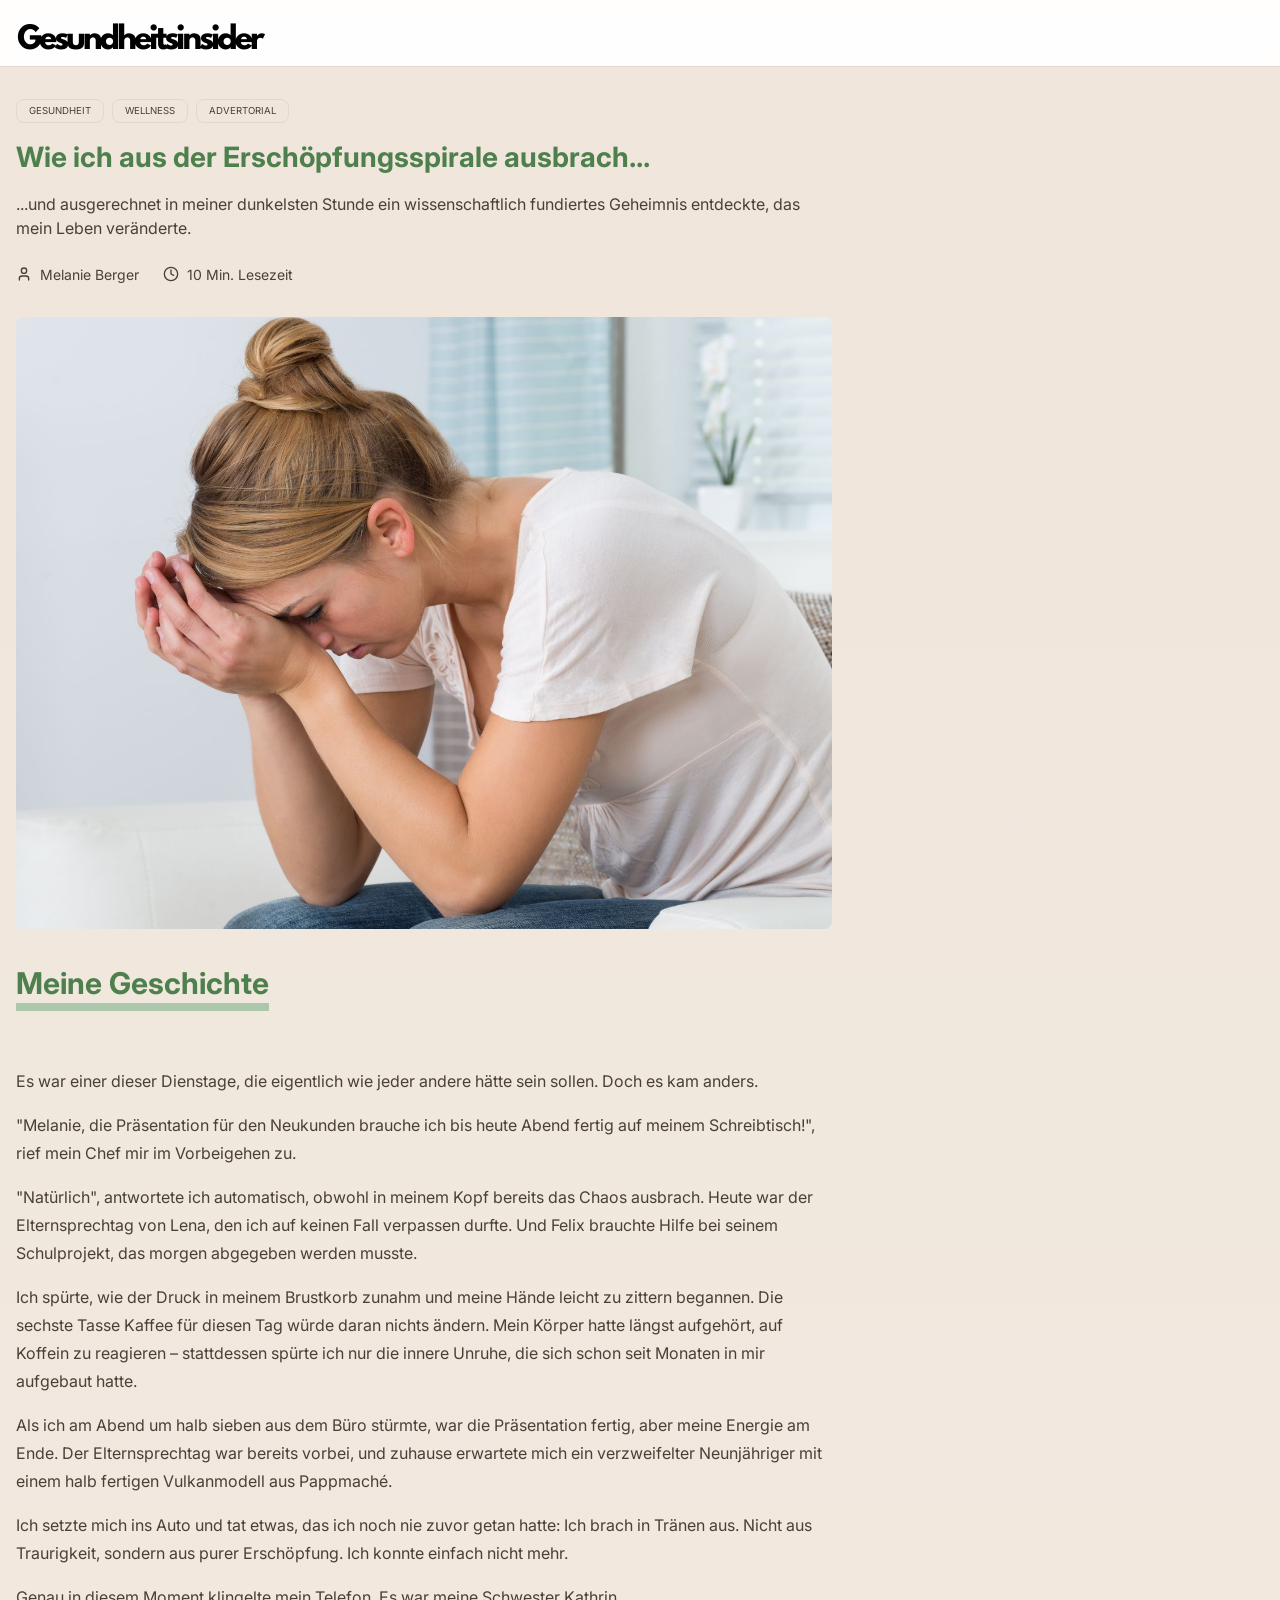
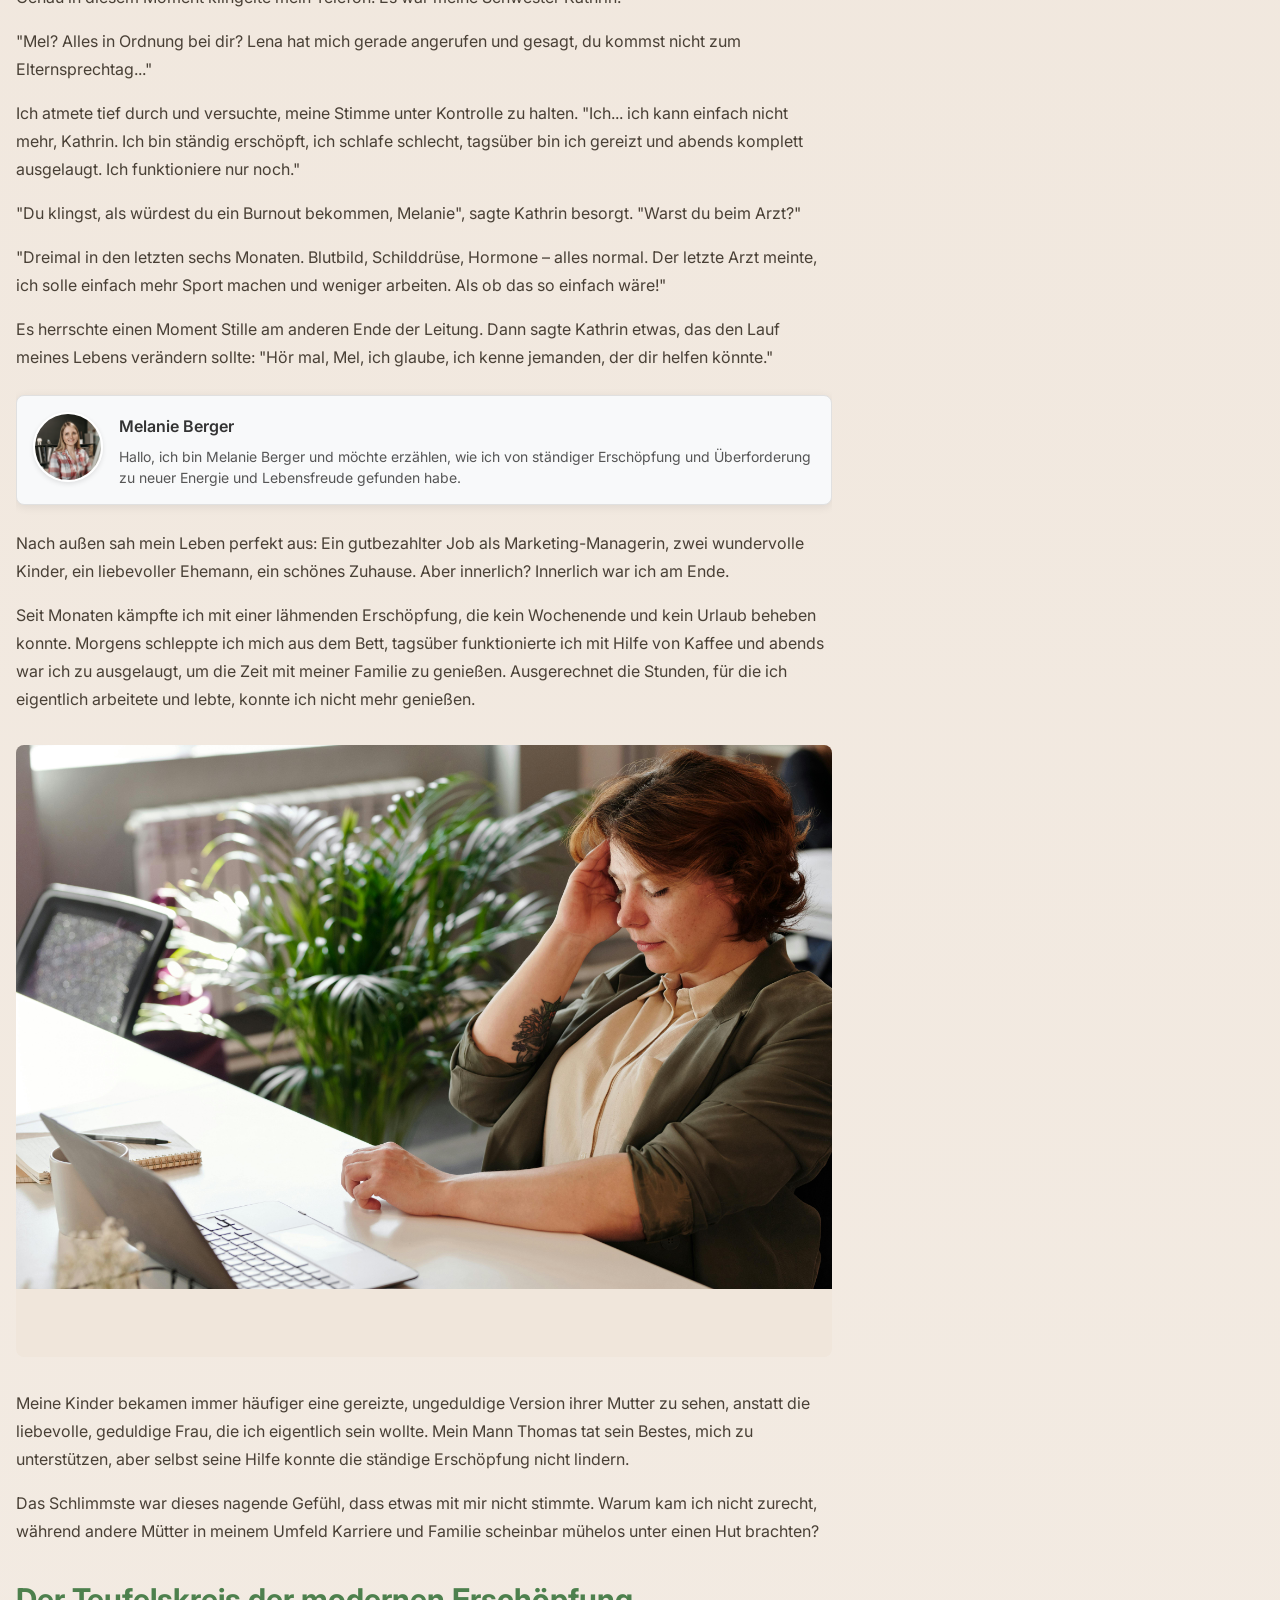
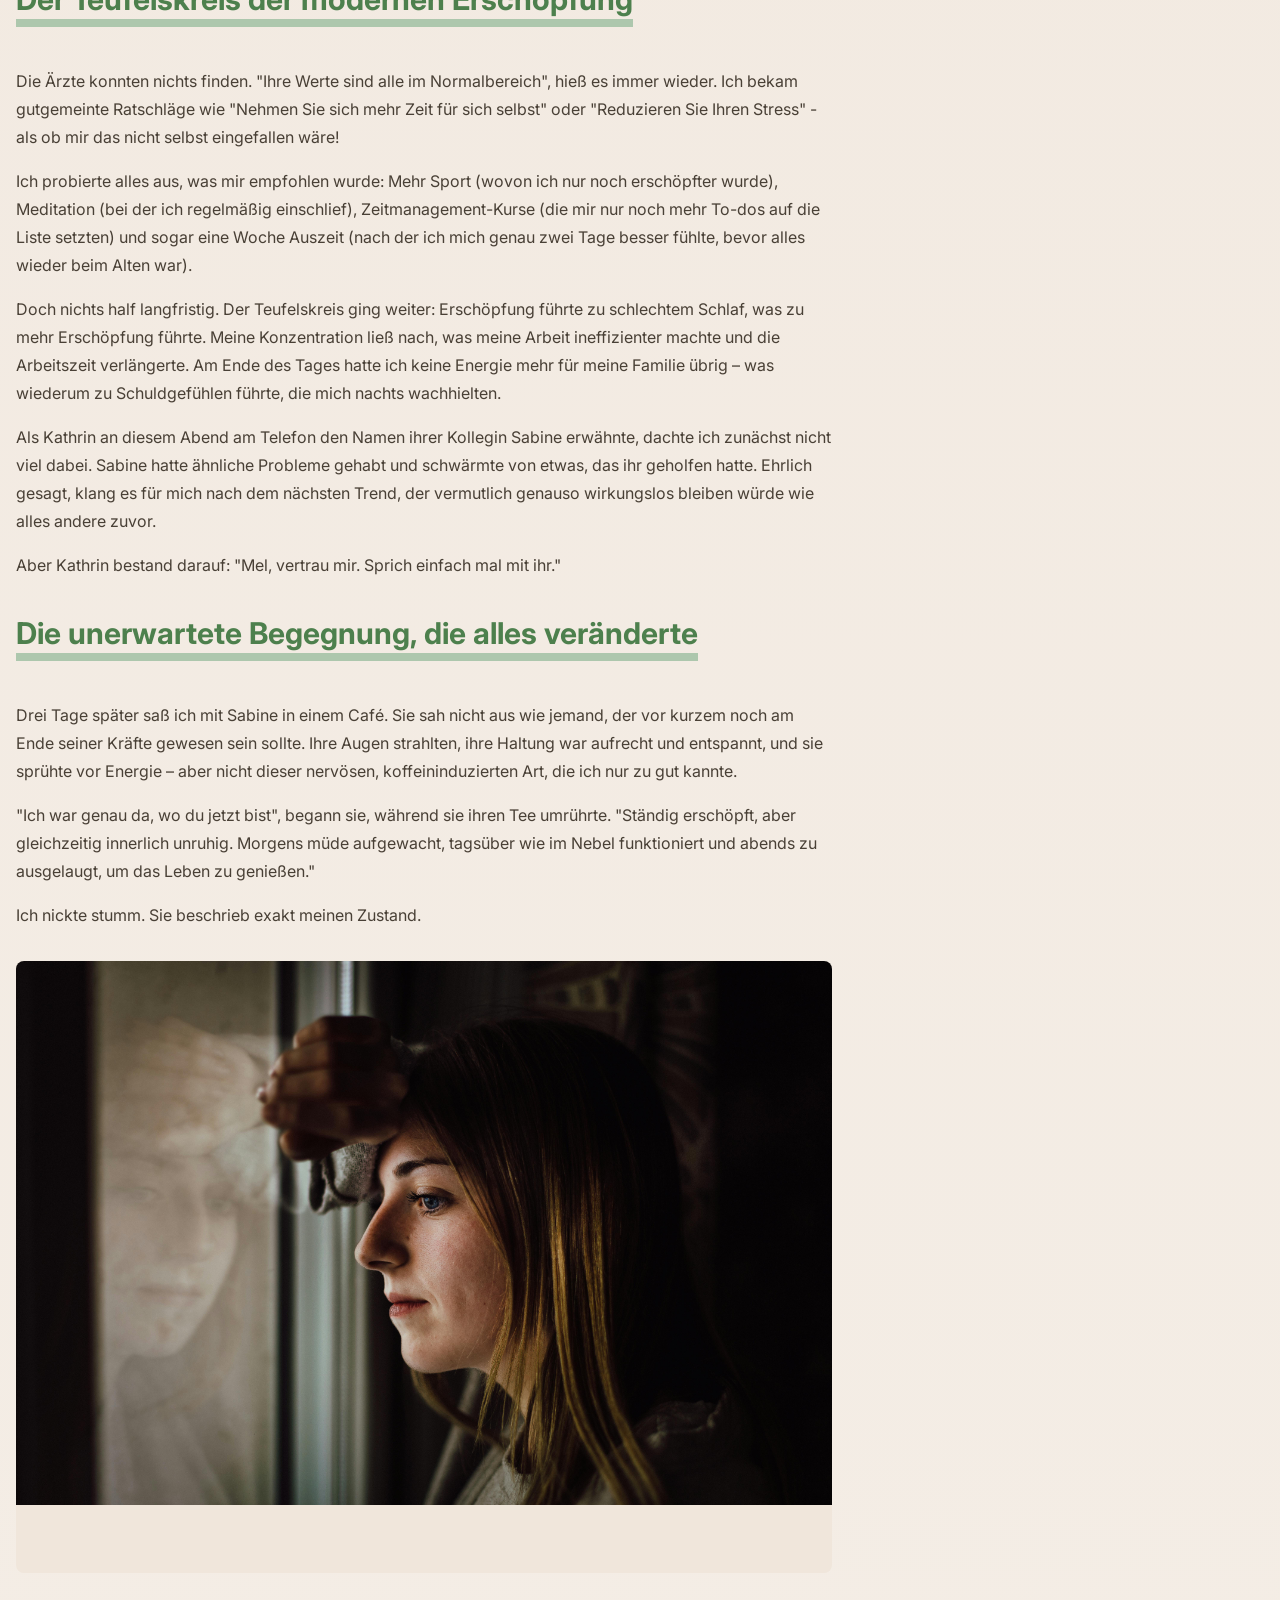
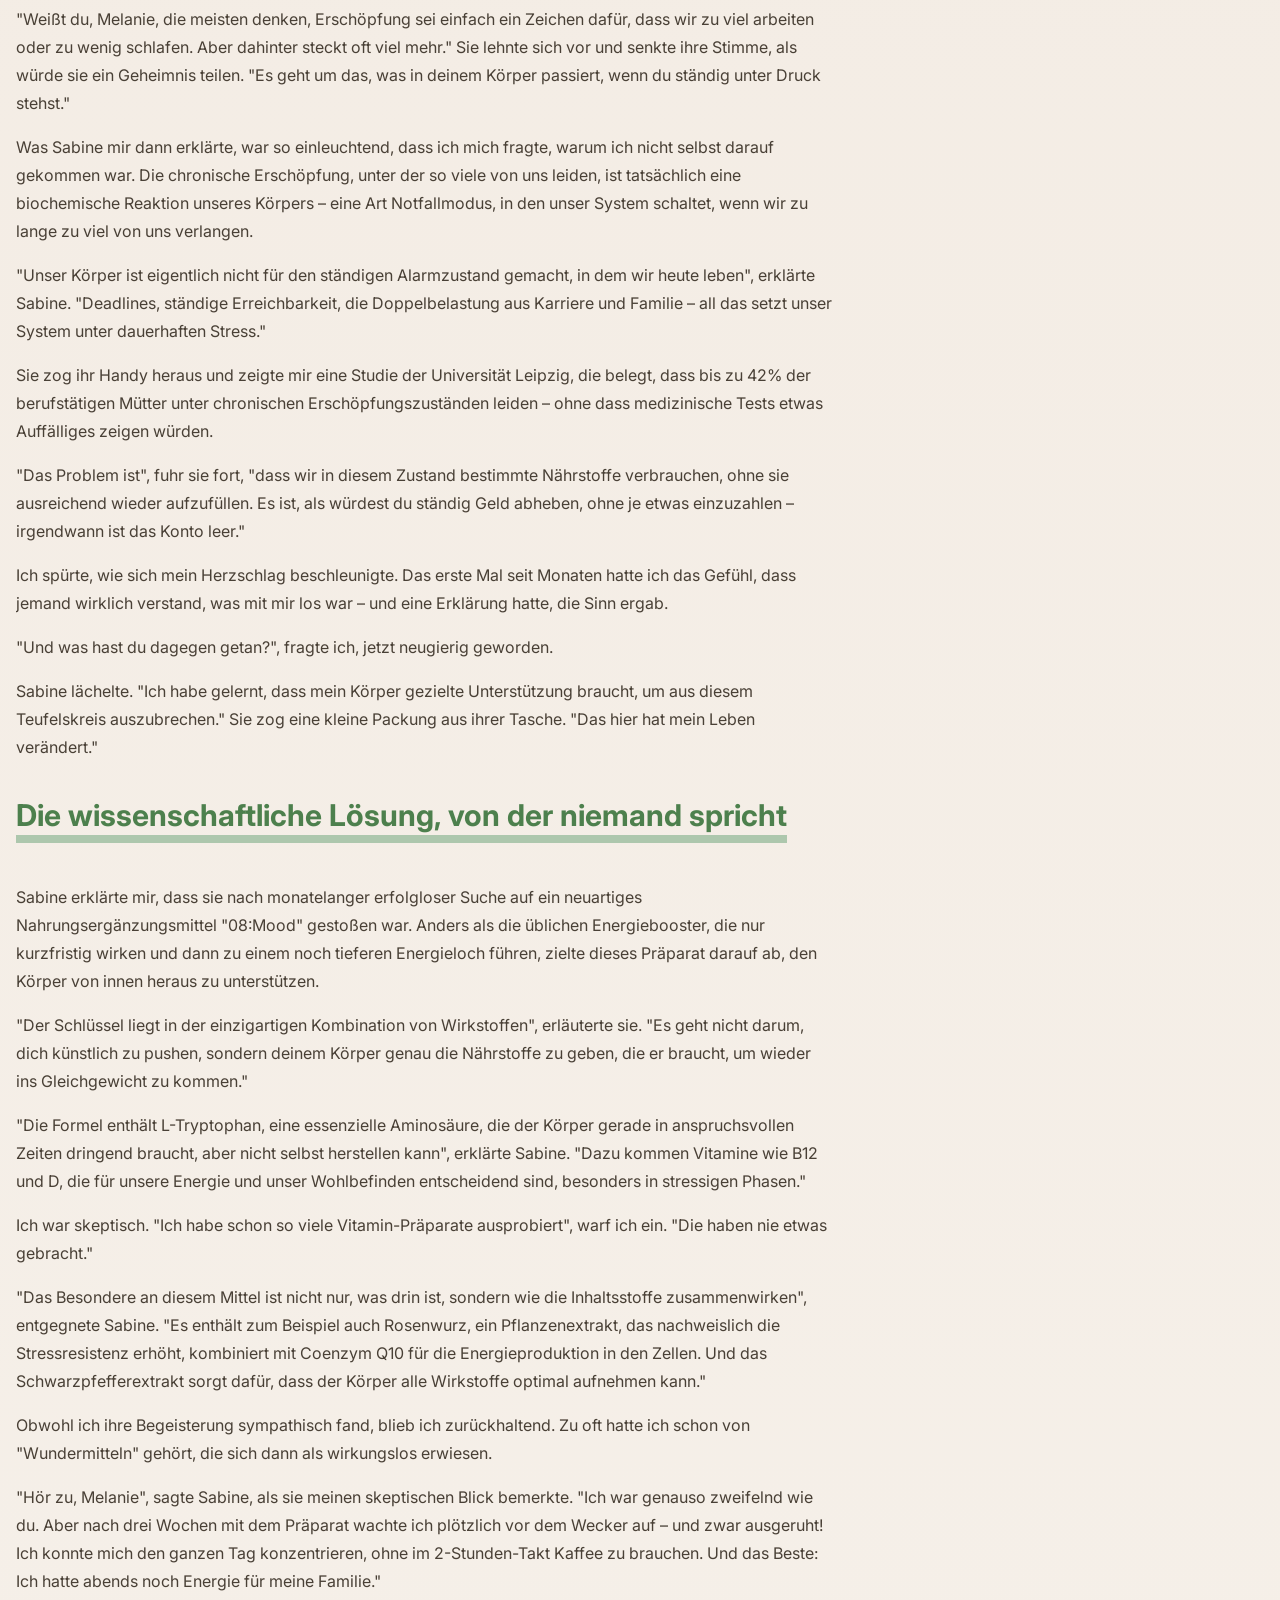
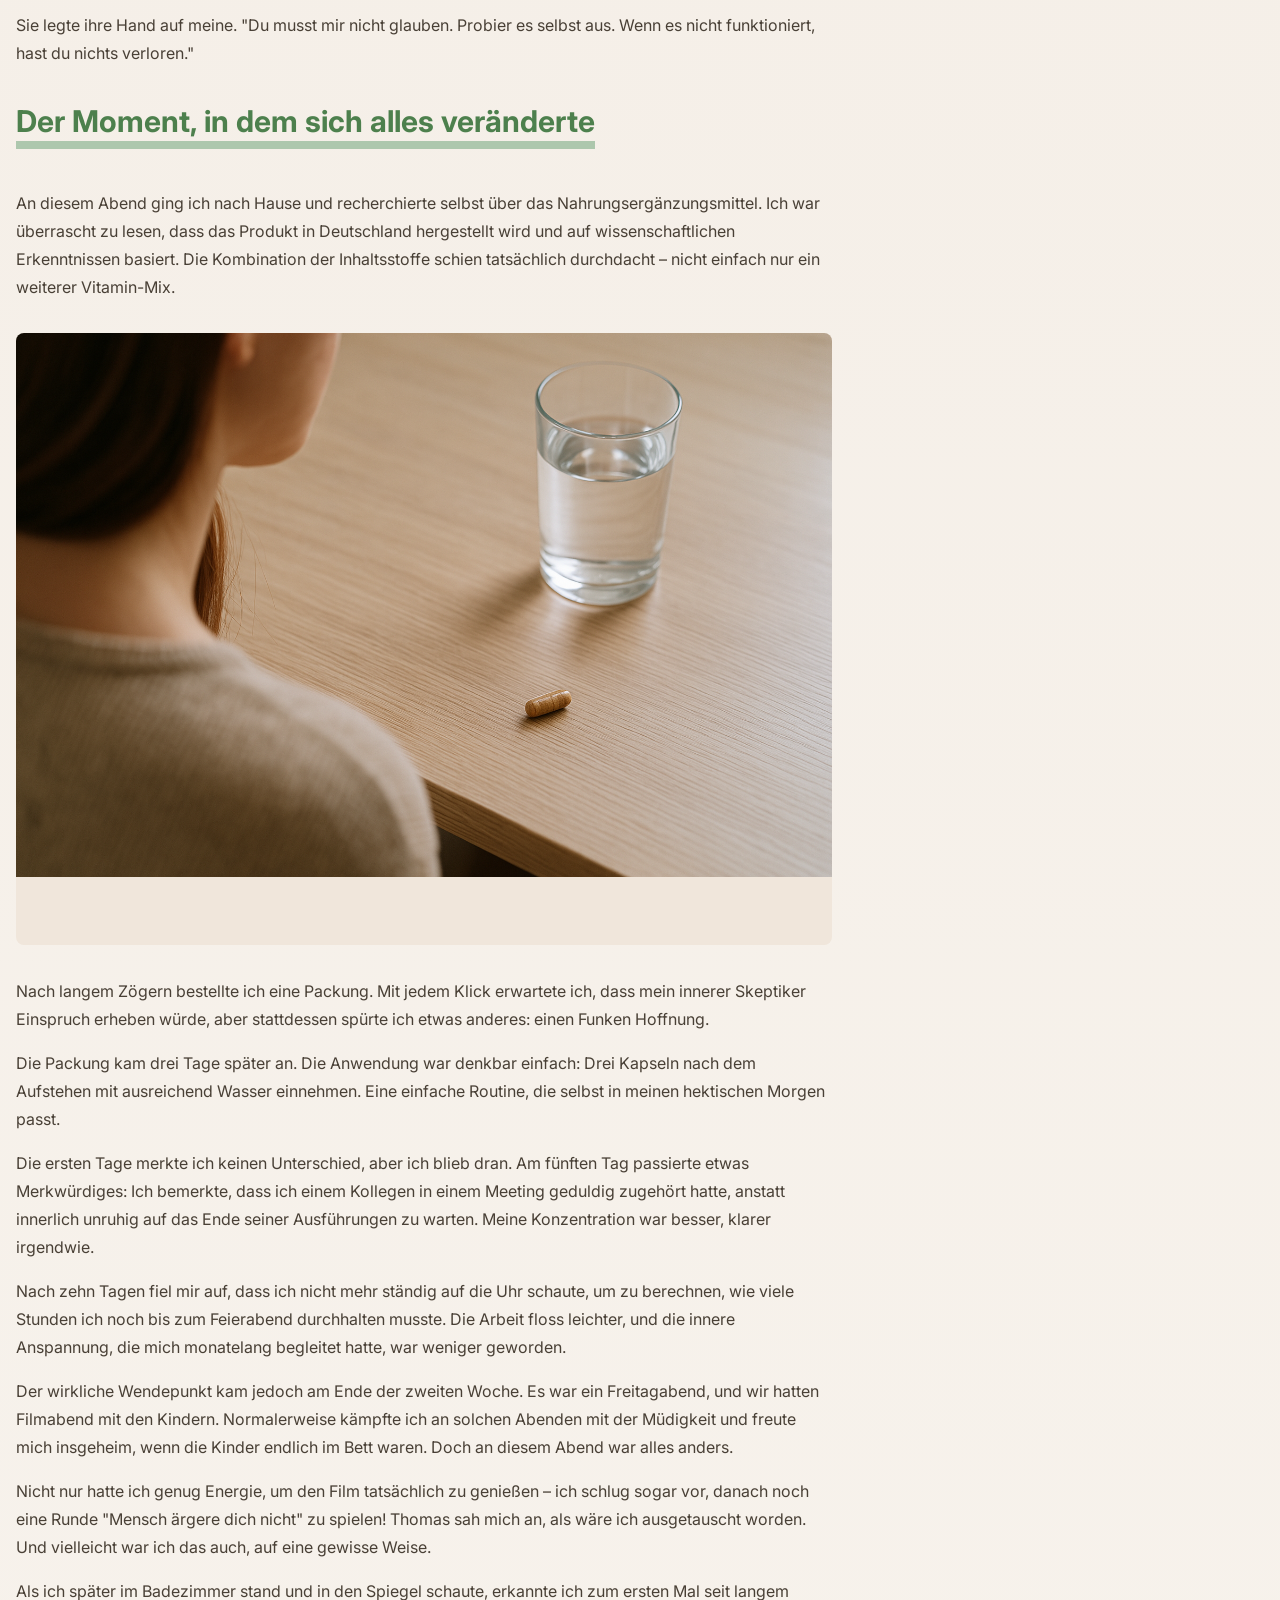
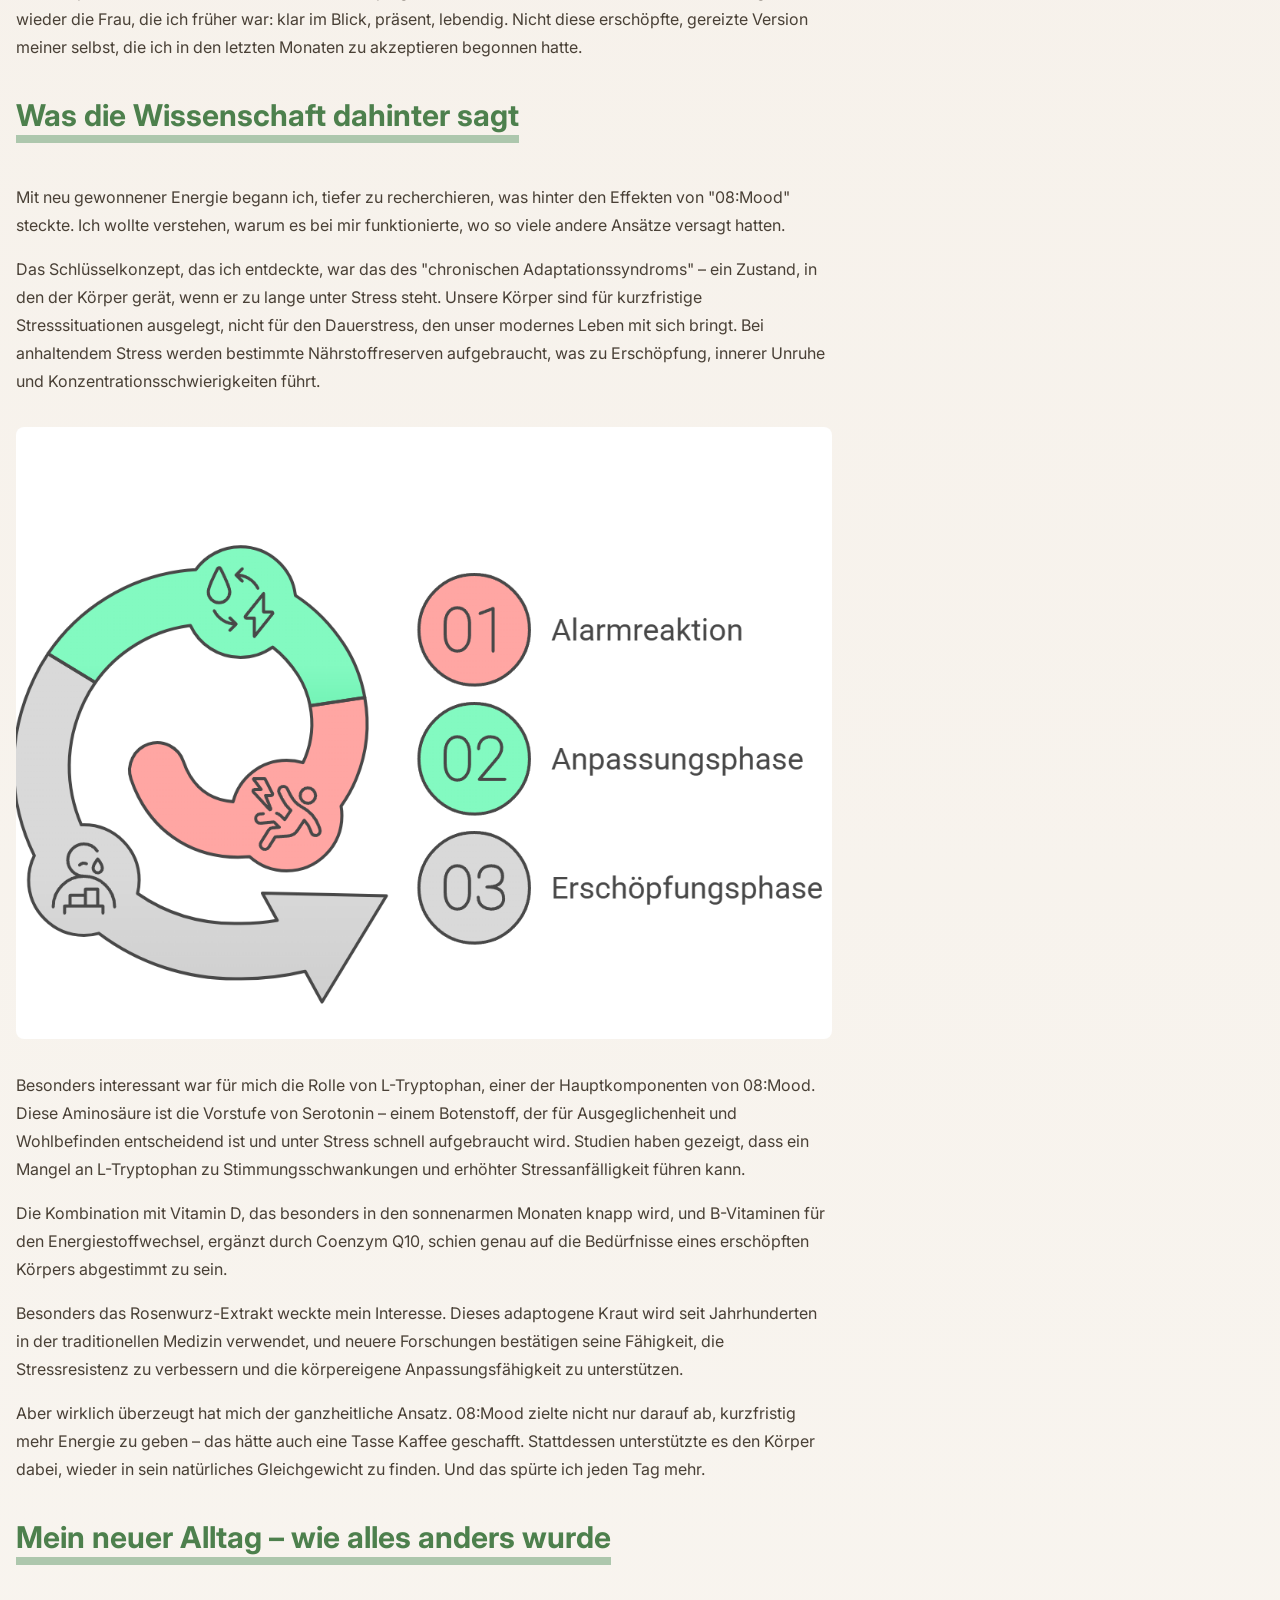
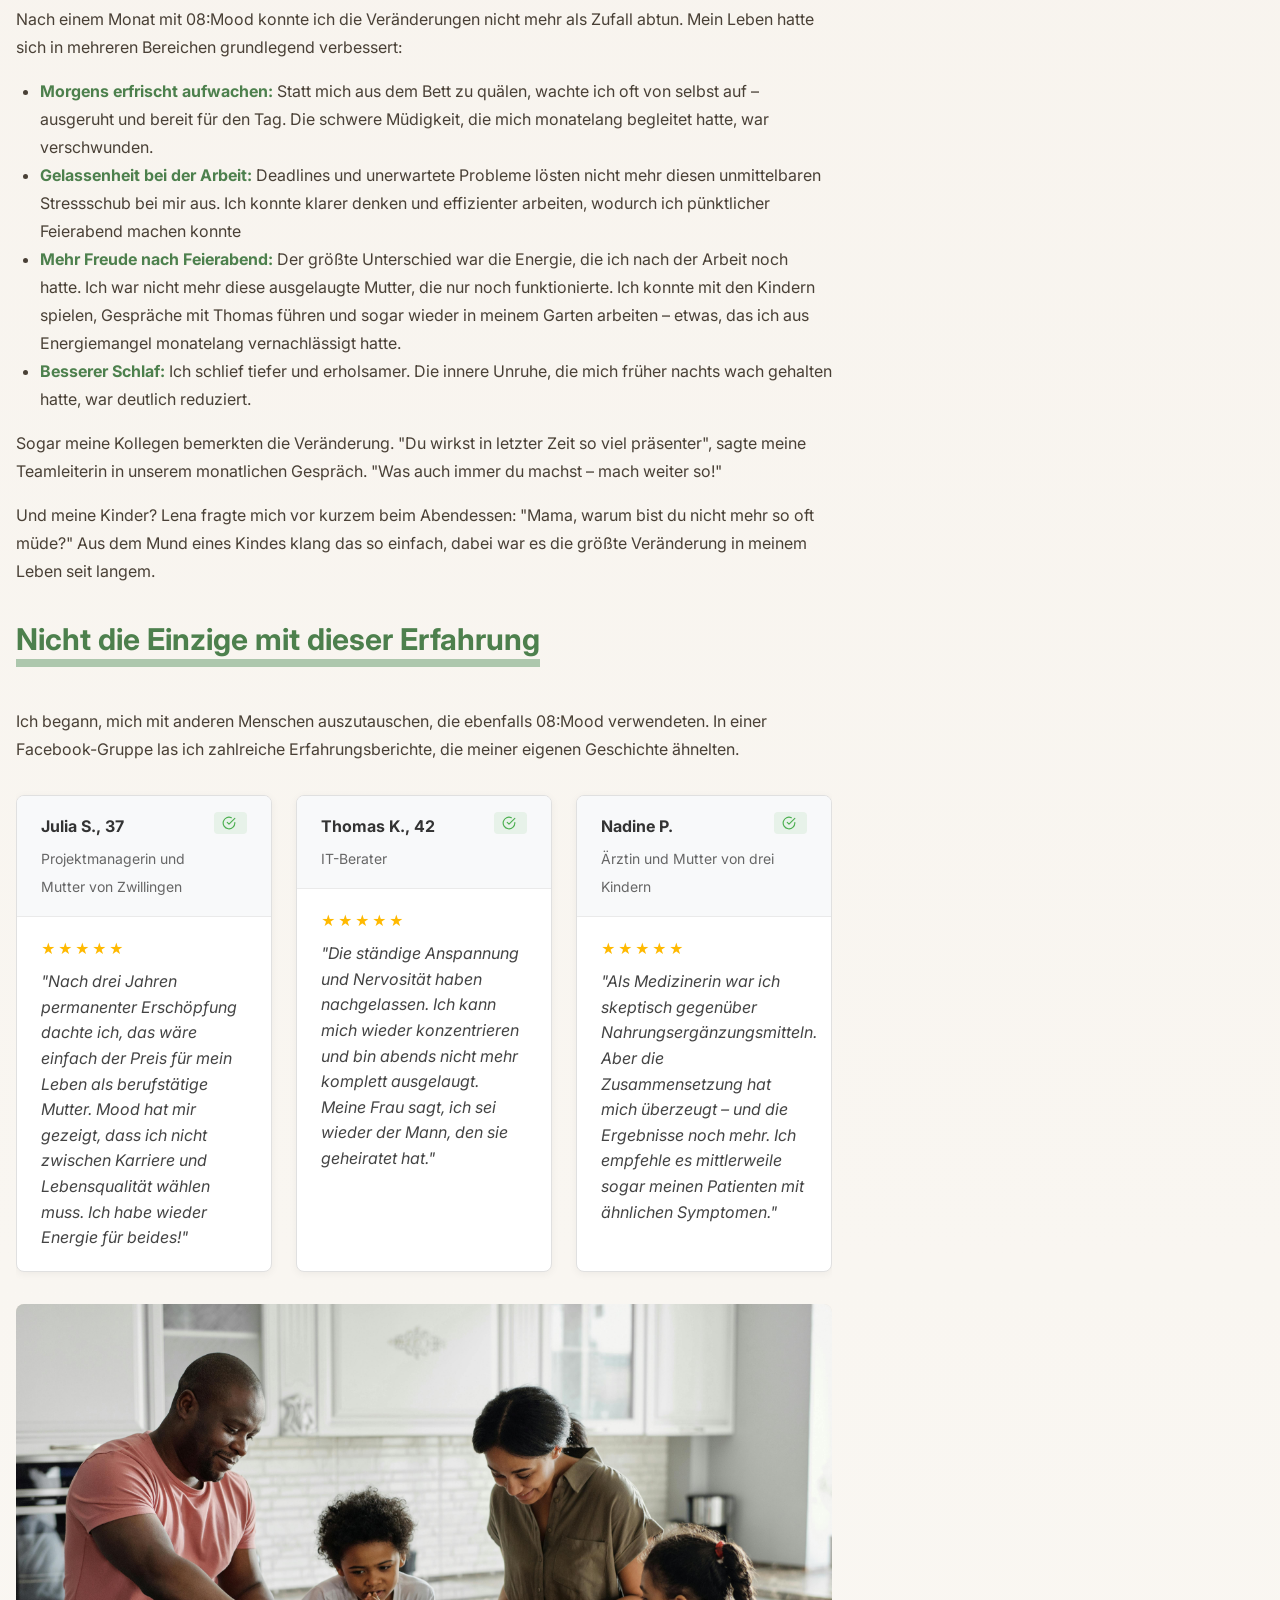
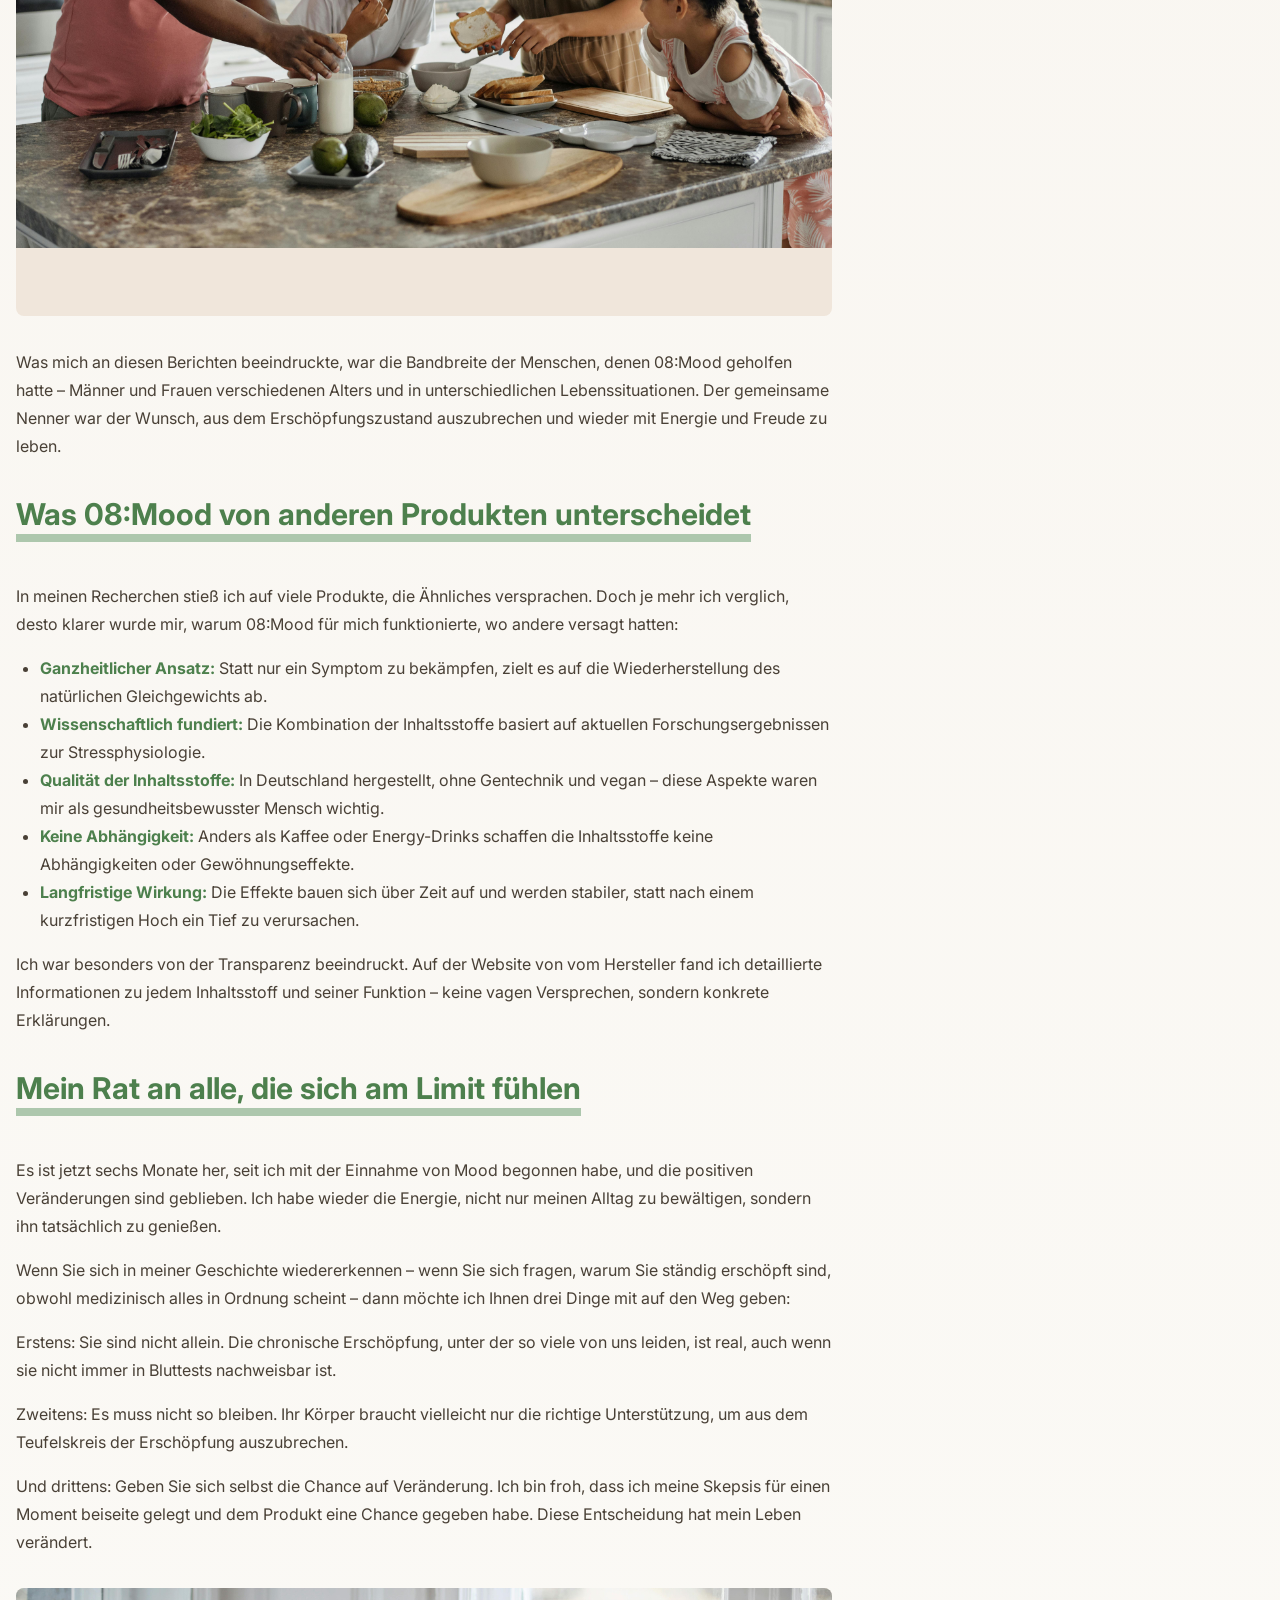
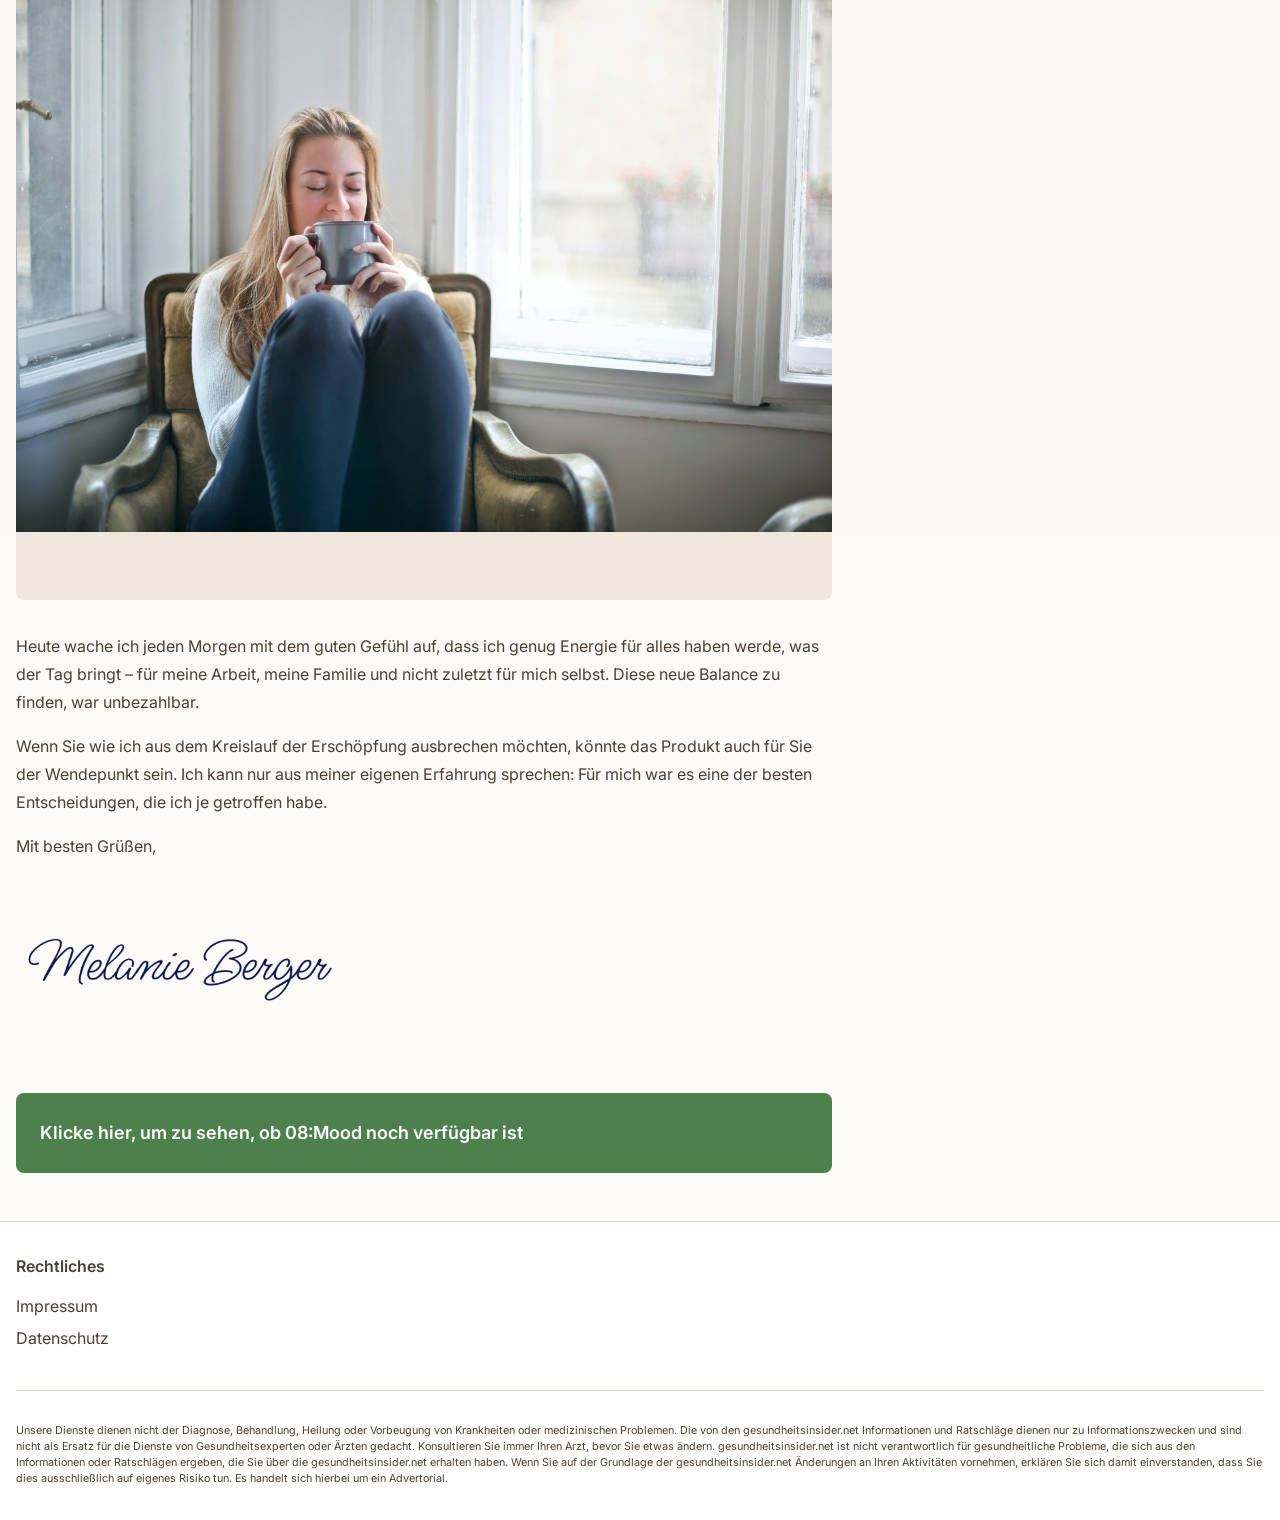
<file: artikel/stress-ursachen-melanie.html>
﻿<!DOCTYPE html>
<html lang="de">
  <head>
    <meta charset="UTF-8">
    <meta name="viewport" content="width=device-width, initial-scale=1.0">
  
    <!-- Titel -->
    <title>Gesundheitsinsider - Meine Geschichte</title>
    
    <!-- Meta Description: Kurzbeschreibung, die in den Suchergebnissen erscheint -->
    <meta name="description" content="Wie ich aus der Erschöpfungsspirale ausbrach und ausgerechnet in meiner dunkelsten Stunde ein wissenschaftlich fundiertes Geheimnis entdeckte, das mein Leben veränderte.">
    
    <!-- Meta Keywords: Wichtige Schlagwörter (weniger relevant als früher, aber teilweise noch genutzt) -->
    <meta name="keywords" content="Gesundheit, Wellness, Erschöpfung, Burnout, Stress, Energie, 08:Mood, Nahrungsergänzungsmittel">
    
    <!-- Autor der Seite -->
    <meta name="author" content="Gesundheitsinsider">
    
    <link rel="icon" type="image/x-icon" href="../public/favicon.ico">

    <!-- Open Graph Tags (wichtig für Social Media, z.B. Facebook) -->
    <meta property="og:title" content="Meine Geschichte - Wie ich aus der Erschöpfungsspirale ausbrach - Gesundheitsinsider">
    <meta property="og:description" content="Wie ich aus der Erschöpfungsspirale ausbrach und ausgerechnet in meiner dunkelsten Stunde ein wissenschaftlich fundiertes Geheimnis entdeckte, das mein Leben veränderte.">
    <meta property="og:image" content="https://www.gesundheitsinsider.net/public/heading.jpg">
    <meta property="og:url" content="https://www.gesundheitsinsider.net/">
    <meta property="og:type" content="article">
    
    <!-- Twitter Card Tags -->
    <meta name="twitter:card" content="summary_large_image">
    <meta name="twitter:title" content="Meine Geschichte - Wie ich aus der Erschöpfungsspirale ausbrach - Gesundheitsinsider">
    <meta name="twitter:description" content="Wie ich aus der Erschöpfungsspirale ausbrach und ausgerechnet in meiner dunkelsten Stunde ein wissenschaftlich fundiertes Geheimnis entdeckte, das mein Leben veränderte.">
    <meta name="twitter:image" content="https://www.gesundheitsinsider.net/public/heading.jpg">
    
    <!-- Preconnect für Google Fonts -->
    <link rel="preconnect" href="https://fonts.googleapis.com">
    <link rel="preconnect" href="https://fonts.gstatic.com" crossorigin>
    <link href="https://fonts.googleapis.com/css2?family=Inter:wght@400;500;600;700&display=swap" rel="stylesheet">
    
    <!-- Stylesheet -->
    <link rel="stylesheet" href="../css/index.css">

    <!-- Meta Pixel Code -->
    <script>
      !function(f,b,e,v,n,t,s)
      {if(f.fbq)return;n=f.fbq=function(){n.callMethod?
      n.callMethod.apply(n,arguments):n.queue.push(arguments)};
      if(!f._fbq)f._fbq=n;n.push=n;n.loaded=!0;n.version='2.0';
      n.queue=[];t=b.createElement(e);t.async=!0;
      t.src=v;s=b.getElementsByTagName(e)[0];
      s.parentNode.insertBefore(t,s)}(window, document,'script',
      'https://connect.facebook.net/en_US/fbevents.js');
      fbq('init', '791741324847865');
      fbq('track', 'PageView');
    </script>
    <noscript><img height="1" width="1" style="display:none"
    src="https://www.facebook.com/tr?id=791741324847865&ev=PageView&noscript=1"
    /></noscript>
    <!-- End Meta Pixel Code -->
  </head>
<body>
  <header>
    <nav class="container">
      <!-- Logo – auf mobilen Geräten mittig, auf Desktop linksbündig -->
      <img src="../public/Gesundheitsinsider.png" alt="Gesundheitsinsider Logo" class="logo">
    </nav>
  </header>

  <main class="container">
    <div class="grid-layout">
      <!-- Article Content -->
      <article class="article">
        <div class="badges">
          <span class="badge">GESUNDHEIT</span>
          <span class="badge">WELLNESS</span>
          <span class="badge">ADVERTORIAL</span>
        </div>

        <div class="article-header" >
          <h1 class="article-title">
            Wie ich aus der Erschöpfungsspirale ausbrach...<br>
          </h1>
          <p class="article-subtitle">
            ...und ausgerechnet in meiner dunkelsten Stunde ein wissenschaftlich fundiertes Geheimnis entdeckte, das mein Leben veränderte.
          </p>
          <div class="article-meta">
            <div class="meta-item">
              <svg xmlns="http://www.w3.org/2000/svg" width="16" height="16" viewBox="0 0 24 24" fill="none" stroke="currentColor" stroke-width="2" stroke-linecap="round" stroke-linejoin="round">
                <path d="M19 21v-2a4 4 0 0 0-4-4H9a4 4 0 0 0-4 4v2"></path>
                <circle cx="12" cy="7" r="4"></circle>
              </svg>
              <span>Melanie Berger</span>
            </div>
            <div class="meta-item">
              <svg xmlns="http://www.w3.org/2000/svg" width="16" height="16" viewBox="0 0 24 24" fill="none" stroke="currentColor" stroke-width="2" stroke-linecap="round" stroke-linejoin="round">
                <circle cx="12" cy="12" r="10"></circle>
                <polyline points="12 6 12 12 16 14"></polyline>
              </svg>
              <span>10 Min. Lesezeit</span>
            </div>
          </div>
        </div>

        <div class="article-content" >

          <div class="article-image">
            <img src="../public/heading.jpg" alt="Gesundheitsinsider"  style="width: 100%; height: 100%; object-fit: cover;">
          </div>
          
          <h2>
            Meine Geschichte

          </h2>
          <p style="padding-top:1em">
            Es war einer dieser Dienstage, die eigentlich wie jeder andere hätte sein sollen. Doch es kam anders.
          </p>
          
          <p>
            "Melanie, die Präsentation für den Neukunden brauche ich bis heute Abend fertig auf meinem Schreibtisch!", rief mein Chef mir im Vorbeigehen zu.
          </p>
          
          <p>
            "Natürlich", antwortete ich automatisch, obwohl in meinem Kopf bereits das Chaos ausbrach. Heute war der Elternsprechtag von Lena, den ich auf keinen Fall verpassen durfte. Und Felix brauchte Hilfe bei seinem Schulprojekt, das morgen abgegeben werden musste.
          </p>
          
          <p>
            Ich spürte, wie der Druck in meinem Brustkorb zunahm und meine Hände leicht zu zittern begannen. Die sechste Tasse Kaffee für diesen Tag würde daran nichts ändern. Mein Körper hatte längst aufgehört, auf Koffein zu reagieren – stattdessen spürte ich nur die innere Unruhe, die sich schon seit Monaten in mir aufgebaut hatte.
          </p>
          
          <p>
            Als ich am Abend um halb sieben aus dem Büro stürmte, war die Präsentation fertig, aber meine Energie am Ende. Der Elternsprechtag war bereits vorbei, und zuhause erwartete mich ein verzweifelter Neunjähriger mit einem halb fertigen Vulkanmodell aus Pappmaché.
          </p>
          
          <p>
            Ich setzte mich ins Auto und tat etwas, das ich noch nie zuvor getan hatte: Ich brach in Tränen aus. Nicht aus Traurigkeit, sondern aus purer Erschöpfung. Ich konnte einfach nicht mehr.
          </p>
          
          <p>
            Genau in diesem Moment klingelte mein Telefon. Es war meine Schwester Kathrin.
          </p>
          
          <p>
            "Mel? Alles in Ordnung bei dir? Lena hat mich gerade angerufen und gesagt, du kommst nicht zum Elternsprechtag..."
          </p>
          
          <p>
            Ich atmete tief durch und versuchte, meine Stimme unter Kontrolle zu halten. "Ich... ich kann einfach nicht mehr, Kathrin. Ich bin ständig erschöpft, ich schlafe schlecht, tagsüber bin ich gereizt und abends komplett ausgelaugt. Ich funktioniere nur noch."
          </p>
          
          <p>
            "Du klingst, als würdest du ein Burnout bekommen, Melanie", sagte Kathrin besorgt. "Warst du beim Arzt?"
          </p>
          
          <p>
            "Dreimal in den letzten sechs Monaten. Blutbild, Schilddrüse, Hormone – alles normal. Der letzte Arzt meinte, ich solle einfach mehr Sport machen und weniger arbeiten. Als ob das so einfach wäre!"
          </p>
          
          <p>
            Es herrschte einen Moment Stille am anderen Ende der Leitung. Dann sagte Kathrin etwas, das den Lauf meines Lebens verändern sollte: "Hör mal, Mel, ich glaube, ich kenne jemanden, der dir helfen könnte."
          </p>

          <div id="melanie-profile" class="profile-box" style="display: flex; flex-direction: row; align-items: flex-start; max-width: 100%; width: 100%; background-color: #f8f9fa; border-radius: 8px; box-shadow: 0 2px 10px rgba(0, 0, 0, 0.08); padding: 16px; margin: 24px 0; box-sizing: border-box; border: 1px solid #e0e0e0;">
            <img src="../public/melanie.png" alt="Melanie Berger" style="width: 70px; height: 70px; border-radius: 50%; margin-right: 16px; flex-shrink: 0; border: 2px solid white; box-shadow: 0 2px 5px rgba(0, 0, 0, 0.1);">
            <div>
              <div style="font-size: 16px; font-weight: 600; margin-bottom: 6px; color: #333; font-family: 'Inter', sans-serif;">Melanie Berger</div>
              <p style="font-size: 14px; line-height: 1.5; color: #555; margin: 0; font-family: 'Inter', sans-serif;">
                Hallo, ich bin Melanie Berger und möchte erzählen, wie ich von ständiger Erschöpfung und Überforderung zu neuer Energie und Lebensfreude gefunden habe.
              </p>
            </div>
          </div>
          <p>
            Nach außen sah mein Leben perfekt aus: Ein gutbezahlter Job als Marketing-Managerin, zwei wundervolle Kinder, ein liebevoller Ehemann, ein schönes Zuhause. Aber innerlich? Innerlich war ich am Ende.
          </p>
          
          <p>
            Seit Monaten kämpfte ich mit einer lähmenden Erschöpfung, die kein Wochenende und kein Urlaub beheben konnte. Morgens schleppte ich mich aus dem Bett, tagsüber funktionierte ich mit Hilfe von Kaffee und abends war ich zu ausgelaugt, um die Zeit mit meiner Familie zu genießen. Ausgerechnet die Stunden, für die ich eigentlich arbeitete und lebte, konnte ich nicht mehr genießen.
          </p>
          
          <div class="article-image">
            <img src="../public/woman_erschoepft.jpg" alt="Erschöpfte Frau mit Kaffeetasse" style="width: 100%; height: auto;">
          </div>
          
          <p>
            Meine Kinder bekamen immer häufiger eine gereizte, ungeduldige Version ihrer Mutter zu sehen, anstatt die liebevolle, geduldige Frau, die ich eigentlich sein wollte. Mein Mann Thomas tat sein Bestes, mich zu unterstützen, aber selbst seine Hilfe konnte die ständige Erschöpfung nicht lindern.
          </p>
          
          <p>
            Das Schlimmste war dieses nagende Gefühl, dass etwas mit mir nicht stimmte. Warum kam ich nicht zurecht, während andere Mütter in meinem Umfeld Karriere und Familie scheinbar mühelos unter einen Hut brachten?
          </p>
          
          <h2>Der Teufelskreis der modernen Erschöpfung</h2>
          
          <p>
            Die Ärzte konnten nichts finden. "Ihre Werte sind alle im Normalbereich", hieß es immer wieder. Ich bekam gutgemeinte Ratschläge wie "Nehmen Sie sich mehr Zeit für sich selbst" oder "Reduzieren Sie Ihren Stress" - als ob mir das nicht selbst eingefallen wäre!
          </p>
          
          <p>
            Ich probierte alles aus, was mir empfohlen wurde: Mehr Sport (wovon ich nur noch erschöpfter wurde), Meditation (bei der ich regelmäßig einschlief), Zeitmanagement-Kurse (die mir nur noch mehr To-dos auf die Liste setzten) und sogar eine Woche Auszeit (nach der ich mich genau zwei Tage besser fühlte, bevor alles wieder beim Alten war).
          </p>
          
          <p>
            Doch nichts half langfristig. Der Teufelskreis ging weiter: Erschöpfung führte zu schlechtem Schlaf, was zu mehr Erschöpfung führte. Meine Konzentration ließ nach, was meine Arbeit ineffizienter machte und die Arbeitszeit verlängerte. Am Ende des Tages hatte ich keine Energie mehr für meine Familie übrig – was wiederum zu Schuldgefühlen führte, die mich nachts wachhielten.
          </p>
          
          <p>
            Als Kathrin an diesem Abend am Telefon den Namen ihrer Kollegin Sabine erwähnte, dachte ich zunächst nicht viel dabei. Sabine hatte ähnliche Probleme gehabt und schwärmte von etwas, das ihr geholfen hatte. Ehrlich gesagt, klang es für mich nach dem nächsten Trend, der vermutlich genauso wirkungslos bleiben würde wie alles andere zuvor.
          </p>
          
          <p>
            Aber Kathrin bestand darauf: "Mel, vertrau mir. Sprich einfach mal mit ihr."
          </p>
          
          <h2>Die unerwartete Begegnung, die alles veränderte</h2>
          
          <p>
            Drei Tage später saß ich mit Sabine in einem Café. Sie sah nicht aus wie jemand, der vor kurzem noch am Ende seiner Kräfte gewesen sein sollte. Ihre Augen strahlten, ihre Haltung war aufrecht und entspannt, und sie sprühte vor Energie – aber nicht dieser nervösen, koffeininduzierten Art, die ich nur zu gut kannte.
          </p>
          
          <p>
            "Ich war genau da, wo du jetzt bist", begann sie, während sie ihren Tee umrührte. "Ständig erschöpft, aber gleichzeitig innerlich unruhig. Morgens müde aufgewacht, tagsüber wie im Nebel funktioniert und abends zu ausgelaugt, um das Leben zu genießen."
          </p>
          
          <p>
            Ich nickte stumm. Sie beschrieb exakt meinen Zustand.
          </p>
          
          <div class="article-image">
            <img src="../public/woman_pensive.jpg" alt="Frau im Gespräch, nachdenklich" style="width: 100%; height: auto;">
          </div>
          
          <p>
            "Weißt du, Melanie, die meisten denken, Erschöpfung sei einfach ein Zeichen dafür, dass wir zu viel arbeiten oder zu wenig schlafen. Aber dahinter steckt oft viel mehr." Sie lehnte sich vor und senkte ihre Stimme, als würde sie ein Geheimnis teilen. "Es geht um das, was in deinem Körper passiert, wenn du ständig unter Druck stehst."
          </p>
          
          <p>
            Was Sabine mir dann erklärte, war so einleuchtend, dass ich mich fragte, warum ich nicht selbst darauf gekommen war. Die chronische Erschöpfung, unter der so viele von uns leiden, ist tatsächlich eine biochemische Reaktion unseres Körpers – eine Art Notfallmodus, in den unser System schaltet, wenn wir zu lange zu viel von uns verlangen.
          </p>
          
          <p>
            "Unser Körper ist eigentlich nicht für den ständigen Alarmzustand gemacht, in dem wir heute leben", erklärte Sabine. "Deadlines, ständige Erreichbarkeit, die Doppelbelastung aus Karriere und Familie – all das setzt unser System unter dauerhaften Stress."
          </p>
          
          <p>
            Sie zog ihr Handy heraus und zeigte mir eine Studie der Universität Leipzig, die belegt, dass bis zu 42% der berufstätigen Mütter unter chronischen Erschöpfungszuständen leiden – ohne dass medizinische Tests etwas Auffälliges zeigen würden.
          </p>
          
          <p>
            "Das Problem ist", fuhr sie fort, "dass wir in diesem Zustand bestimmte Nährstoffe verbrauchen, ohne sie ausreichend wieder aufzufüllen. Es ist, als würdest du ständig Geld abheben, ohne je etwas einzuzahlen – irgendwann ist das Konto leer."
          </p>
          
          <p>
            Ich spürte, wie sich mein Herzschlag beschleunigte. Das erste Mal seit Monaten hatte ich das Gefühl, dass jemand wirklich verstand, was mit mir los war – und eine Erklärung hatte, die Sinn ergab.
          </p>
          
          <p>
            "Und was hast du dagegen getan?", fragte ich, jetzt neugierig geworden.
          </p>
          
          <p>
            Sabine lächelte. "Ich habe gelernt, dass mein Körper gezielte Unterstützung braucht, um aus diesem Teufelskreis auszubrechen." Sie zog eine kleine Packung aus ihrer Tasche. "Das hier hat mein Leben verändert."
          </p>
          
          <h2>Die wissenschaftliche Lösung, von der niemand spricht</h2>
          
          <p>
            Sabine erklärte mir, dass sie nach monatelanger erfolgloser Suche auf ein neuartiges Nahrungsergänzungsmittel "08:Mood" gestoßen war. Anders als die üblichen Energiebooster, die nur kurzfristig wirken und dann zu einem noch tieferen Energieloch führen, zielte dieses Präparat darauf ab, den Körper von innen heraus zu unterstützen.
            </p>
            <p>
            "Der Schlüssel liegt in der einzigartigen Kombination von Wirkstoffen", erläuterte sie. "Es geht nicht darum, dich künstlich zu pushen, sondern deinem Körper genau die Nährstoffe zu geben, die er braucht, um wieder ins Gleichgewicht zu kommen."
            </p>
            <p>
            "Die Formel enthält L-Tryptophan, eine essenzielle Aminosäure, die der Körper gerade in anspruchsvollen Zeiten dringend braucht, aber nicht selbst herstellen kann", erklärte Sabine. "Dazu kommen Vitamine wie B12 und D, die für unsere Energie und unser Wohlbefinden entscheidend sind, besonders in stressigen Phasen."
            </p>
            <p>
            Ich war skeptisch. "Ich habe schon so viele Vitamin-Präparate ausprobiert", warf ich ein. "Die haben nie etwas gebracht."
            </p>
            <p>
            "Das Besondere an diesem Mittel ist nicht nur, was drin ist, sondern wie die Inhaltsstoffe zusammenwirken", entgegnete Sabine. "Es enthält zum Beispiel auch Rosenwurz, ein Pflanzenextrakt, das nachweislich die Stressresistenz erhöht, kombiniert mit Coenzym Q10 für die Energieproduktion in den Zellen. Und das Schwarzpfefferextrakt sorgt dafür, dass der Körper alle Wirkstoffe optimal aufnehmen kann."
            </p>
            <p>
            Obwohl ich ihre Begeisterung sympathisch fand, blieb ich zurückhaltend. Zu oft hatte ich schon von "Wundermitteln" gehört, die sich dann als wirkungslos erwiesen.
            </p>
            <p>
            "Hör zu, Melanie", sagte Sabine, als sie meinen skeptischen Blick bemerkte. "Ich war genauso zweifelnd wie du. Aber nach drei Wochen mit dem Präparat wachte ich plötzlich vor dem Wecker auf – und zwar ausgeruht! Ich konnte mich den ganzen Tag konzentrieren, ohne im 2-Stunden-Takt Kaffee zu brauchen. Und das Beste: Ich hatte abends noch Energie für meine Familie."
            </p>
            <p>
            Sie legte ihre Hand auf meine. "Du musst mir nicht glauben. Probier es selbst aus. Wenn es nicht funktioniert, hast du nichts verloren."
            </p>
            <h2>Der Moment, in dem sich alles veränderte</h2>
            <p>
            An diesem Abend ging ich nach Hause und recherchierte selbst über das Nahrungsergänzungsmittel. Ich war überrascht zu lesen, dass das Produkt in Deutschland hergestellt wird und auf wissenschaftlichen Erkenntnissen basiert. Die Kombination der Inhaltsstoffe schien tatsächlich durchdacht – nicht einfach nur ein weiterer Vitamin-Mix.
            </p>
          
          <div class="article-image">
            <img src="../public/capsule.png" alt="Eine Frau, die nachdenklich auf eine Kapsel schaut" style="width: 100%; height: auto;">
          </div>
          
          <p>
            Nach langem Zögern bestellte ich eine Packung. Mit jedem Klick erwartete ich, dass mein innerer Skeptiker Einspruch erheben würde, aber stattdessen spürte ich etwas anderes: einen Funken Hoffnung.
          </p>
          
          <p>
            Die Packung kam drei Tage später an. Die Anwendung war denkbar einfach: Drei Kapseln nach dem Aufstehen mit ausreichend Wasser einnehmen. Eine einfache Routine, die selbst in meinen hektischen Morgen passt.
          </p>
          
          <p>
            Die ersten Tage merkte ich keinen Unterschied, aber ich blieb dran. Am fünften Tag passierte etwas Merkwürdiges: Ich bemerkte, dass ich einem Kollegen in einem Meeting geduldig zugehört hatte, anstatt innerlich unruhig auf das Ende seiner Ausführungen zu warten. Meine Konzentration war besser, klarer irgendwie.
          </p>
          
          <p>
            Nach zehn Tagen fiel mir auf, dass ich nicht mehr ständig auf die Uhr schaute, um zu berechnen, wie viele Stunden ich noch bis zum Feierabend durchhalten musste. Die Arbeit floss leichter, und die innere Anspannung, die mich monatelang begleitet hatte, war weniger geworden.
          </p>
          
          <p>
            Der wirkliche Wendepunkt kam jedoch am Ende der zweiten Woche. Es war ein Freitagabend, und wir hatten Filmabend mit den Kindern. Normalerweise kämpfte ich an solchen Abenden mit der Müdigkeit und freute mich insgeheim, wenn die Kinder endlich im Bett waren. Doch an diesem Abend war alles anders.
          </p>
          
          <p>
            Nicht nur hatte ich genug Energie, um den Film tatsächlich zu genießen – ich schlug sogar vor, danach noch eine Runde "Mensch ärgere dich nicht" zu spielen! Thomas sah mich an, als wäre ich ausgetauscht worden. Und vielleicht war ich das auch, auf eine gewisse Weise.
          </p>
          
          <p>
            Als ich später im Badezimmer stand und in den Spiegel schaute, erkannte ich zum ersten Mal seit langem wieder die Frau, die ich früher war: klar im Blick, präsent, lebendig. Nicht diese erschöpfte, gereizte Version meiner selbst, die ich in den letzten Monaten zu akzeptieren begonnen hatte.
          </p>
          
          <h2>Was die Wissenschaft dahinter sagt</h2>
          
          <p>
            Mit neu gewonnener Energie begann ich, tiefer zu recherchieren, was hinter den Effekten von "08:Mood" steckte. Ich wollte verstehen, warum es bei mir funktionierte, wo so viele andere Ansätze versagt hatten.
          </p>
          
          <p>
            Das Schlüsselkonzept, das ich entdeckte, war das des "chronischen Adaptationssyndroms" – ein Zustand, in den der Körper gerät, wenn er zu lange unter Stress steht. Unsere Körper sind für kurzfristige Stresssituationen ausgelegt, nicht für den Dauerstress, den unser modernes Leben mit sich bringt. Bei anhaltendem Stress werden bestimmte Nährstoffreserven aufgebraucht, was zu Erschöpfung, innerer Unruhe und Konzentrationsschwierigkeiten führt.
          </p>
          
          <div class="article-image">
            <img src="../public/anpassungssyndrom.png" alt="Diagramm zur Stressadaption und Erschöpfung" style=" object-fit: cover;height: -webkit-fill-available;">
          </div>
          
          <p>
            Besonders interessant war für mich die Rolle von L-Tryptophan, einer der Hauptkomponenten von 08:Mood. Diese Aminosäure ist die Vorstufe von Serotonin – einem Botenstoff, der für Ausgeglichenheit und Wohlbefinden entscheidend ist und unter Stress schnell aufgebraucht wird. Studien haben gezeigt, dass ein Mangel an L-Tryptophan zu Stimmungsschwankungen und erhöhter Stressanfälligkeit führen kann.
          </p>
          
          <p>
            Die Kombination mit Vitamin D, das besonders in den sonnenarmen Monaten knapp wird, und B-Vitaminen für den Energiestoffwechsel, ergänzt durch Coenzym Q10, schien genau auf die Bedürfnisse eines erschöpften Körpers abgestimmt zu sein.
          </p>
          
          <p>
            Besonders das Rosenwurz-Extrakt weckte mein Interesse. Dieses adaptogene Kraut wird seit Jahrhunderten in der traditionellen Medizin verwendet, und neuere Forschungen bestätigen seine Fähigkeit, die Stressresistenz zu verbessern und die körpereigene Anpassungsfähigkeit zu unterstützen.
          </p>
          
          <p>
            Aber wirklich überzeugt hat mich der ganzheitliche Ansatz. 08:Mood zielte nicht nur darauf ab, kurzfristig mehr Energie zu geben – das hätte auch eine Tasse Kaffee geschafft. Stattdessen unterstützte es den Körper dabei, wieder in sein natürliches Gleichgewicht zu finden. Und das spürte ich jeden Tag mehr.
          </p>
          
          <h2>Mein neuer Alltag – wie alles anders wurde</h2>
          
          <p>
            Nach einem Monat mit 08:Mood konnte ich die Veränderungen nicht mehr als Zufall abtun. Mein Leben hatte sich in mehreren Bereichen grundlegend verbessert:
          </p>
          
          <ul>
            <li><strong>Morgens erfrischt aufwachen:</strong> Statt mich aus dem Bett zu quälen, wachte ich oft von selbst auf – ausgeruht und bereit für den Tag. Die schwere Müdigkeit, die mich monatelang begleitet hatte, war verschwunden.</li>
            <li><strong>Gelassenheit bei der Arbeit:</strong> Deadlines und unerwartete Probleme lösten nicht mehr diesen unmittelbaren Stressschub bei mir aus. Ich konnte klarer denken und effizienter arbeiten, wodurch ich pünktlicher Feierabend machen konnte
                <li><strong>Mehr Freude nach Feierabend:</strong> Der größte Unterschied war die Energie, die ich nach der Arbeit noch hatte. Ich war nicht mehr diese ausgelaugte Mutter, die nur noch funktionierte. Ich konnte mit den Kindern spielen, Gespräche mit Thomas führen und sogar wieder in meinem Garten arbeiten – etwas, das ich aus Energiemangel monatelang vernachlässigt hatte.</li>
            <li><strong>Besserer Schlaf:</strong> Ich schlief tiefer und erholsamer. Die innere Unruhe, die mich früher nachts wach gehalten hatte, war deutlich reduziert.</li>
          </ul>
          
          <p>
            Sogar meine Kollegen bemerkten die Veränderung. "Du wirkst in letzter Zeit so viel präsenter", sagte meine Teamleiterin in unserem monatlichen Gespräch. "Was auch immer du machst – mach weiter so!"
          </p>
          
          <p>
            Und meine Kinder? Lena fragte mich vor kurzem beim Abendessen: "Mama, warum bist du nicht mehr so oft müde?" Aus dem Mund eines Kindes klang das so einfach, dabei war es die größte Veränderung in meinem Leben seit langem.
          </p>
          
          <h2>Nicht die Einzige mit dieser Erfahrung</h2>

          <p>
            Ich begann, mich mit anderen Menschen auszutauschen, die ebenfalls 08:Mood verwendeten. In einer Facebook-Gruppe las ich zahlreiche Erfahrungsberichte, die meiner eigenen Geschichte ähnelten.
          </p>
          
          <div class="testimonials-container">
            <div class="testimonial">
              <div class="testimonial-header">
                <div class="testimonial-author">
                  <div class="author-info">
                    <h4>Julia S., 37</h4>
                    <span>Projektmanagerin und Mutter von Zwillingen</span>
                  </div>
                  <div class="verified-badge">
                    <svg xmlns="http://www.w3.org/2000/svg" width="14" height="14" viewBox="0 0 24 24" fill="none" stroke="#4CAF50" stroke-width="2" stroke-linecap="round" stroke-linejoin="round">
                      <path d="M22 11.08V12a10 10 0 1 1-5.93-9.14"></path>
                      <polyline points="22 4 12 14.01 9 11.01"></polyline>
                    </svg>
              
                  </div>
                </div>
              </div>
              <div class="testimonial-content">
                <div class="star-rating">
                  <span>★</span><span>★</span><span>★</span><span>★</span><span>★</span>
                </div>
                <p>"Nach drei Jahren permanenter Erschöpfung dachte ich, das wäre einfach der Preis für mein Leben als berufstätige Mutter. Mood hat mir gezeigt, dass ich nicht zwischen Karriere und Lebensqualität wählen muss. Ich habe wieder Energie für beides!"</p>
              </div>
            </div>
          
            <div class="testimonial">
              <div class="testimonial-header">
                <div class="testimonial-author">
                  <div class="author-info">
                    <h4>Thomas K., 42</h4>
                    <span>IT-Berater</span>
                  </div>
                  <div class="verified-badge">
                    <svg xmlns="http://www.w3.org/2000/svg" width="14" height="14" viewBox="0 0 24 24" fill="none" stroke="#4CAF50" stroke-width="2" stroke-linecap="round" stroke-linejoin="round">
                      <path d="M22 11.08V12a10 10 0 1 1-5.93-9.14"></path>
                      <polyline points="22 4 12 14.01 9 11.01"></polyline>
                    </svg>
                    <span></span>
                  </div>
                </div>
              </div>
              <div class="testimonial-content">
                <div class="star-rating">
                  <span>★</span><span>★</span><span>★</span><span>★</span><span>★</span>
                </div>
                <p>"Die ständige Anspannung und Nervosität haben nachgelassen. Ich kann mich wieder konzentrieren und bin abends nicht mehr komplett ausgelaugt. Meine Frau sagt, ich sei wieder der Mann, den sie geheiratet hat."</p>
              </div>
            </div>
          
            <div class="testimonial">
              <div class="testimonial-header">
                <div class="testimonial-author">
                  <div class="author-info">
                    <h4>Nadine P.</h4>
                    <span>Ärztin und Mutter von drei Kindern</span>
                  </div>
                  <div class="verified-badge">
                    <svg xmlns="http://www.w3.org/2000/svg" width="14" height="14" viewBox="0 0 24 24" fill="none" stroke="#4CAF50" stroke-width="2" stroke-linecap="round" stroke-linejoin="round">
                      <path d="M22 11.08V12a10 10 0 1 1-5.93-9.14"></path>
                      <polyline points="22 4 12 14.01 9 11.01"></polyline>
                    </svg>
                    <span></span>
                  </div>
                </div>
              </div>
              <div class="testimonial-content">
                <div class="star-rating">
                  <span>★</span><span>★</span><span>★</span><span>★</span><span>★</span>
                </div>
                <p>"Als Medizinerin war ich skeptisch gegenüber Nahrungsergänzungsmitteln. Aber die Zusammensetzung hat mich überzeugt – und die Ergebnisse noch mehr. Ich empfehle es mittlerweile sogar meinen Patienten mit ähnlichen Symptomen."</p>
              </div>
            </div>
          </div>
          
          <style>
          .testimonials-container {
            margin: 2rem 0;
            display: flex;
            flex-direction: column;
            gap: 1.5rem;
          }
          
          .testimonial {
            border: 1px solid #e0e0e0;
            border-radius: 8px;
            overflow: hidden;
            box-shadow: 0 2px 8px rgba(0, 0, 0, 0.05);
            transition: transform 0.3s ease, box-shadow 0.3s ease;
            background-color: #ffffff;
          }
          
          .testimonial:hover {
            transform: translateY(-3px);
            box-shadow: 0 4px 12px rgba(0, 0, 0, 0.1);
          }
          
          .testimonial-header {
            padding: 1rem 1.5rem;
            background-color: #f8f9fa;
            border-bottom: 1px solid #eaeaea;
          }
          
          .testimonial-author {
            display: flex;
            justify-content: space-between;
            align-items: flex-start;
          }
          
          .author-info h4 {
            margin: 0 0 0.25rem 0;
            font-size: 1rem;
            color: #333;
          }
          
          .author-info span {
            font-size: 0.875rem;
            color: #666;
          }
          
          .verified-badge {
            display: flex;
            align-items: center;
            font-size: 0.75rem;
            color: #4CAF50;
            background-color: rgba(76, 175, 80, 0.1);
            padding: 0.25rem 0.5rem;
            border-radius: 4px;
          }
          
          .verified-badge svg {
            margin-right: 3px;
          }
          
          .testimonial-content {
            padding: 1.25rem 1.5rem;
          }
          
          .star-rating {
            color: #FFB900;
            font-size: 0.875rem;
            margin-bottom: 0.5rem;
            letter-spacing: 2px;
          }
          
          .testimonial-content p {
            margin: 0;
            font-style: italic;
            line-height: 1.6;
            color: #444;
          }
          
          @media (min-width: 768px) {
            .testimonials-container {
              flex-direction: row;
              flex-wrap: wrap;
            }
            
            .testimonial {
              flex: 1;
              min-width: 250px;
            }
          }
          </style>
          
          <div class="article-image">
            <img src="../public/happy_family.jpg" alt="Glückliche, energiegeladene Frau bei Aktivitäten mit Familie" style="width: 100%; height: auto;">
          </div>
          
          <p>
            Was mich an diesen Berichten beeindruckte, war die Bandbreite der Menschen, denen 08:Mood geholfen hatte – Männer und Frauen verschiedenen Alters und in unterschiedlichen Lebenssituationen. Der gemeinsame Nenner war der Wunsch, aus dem Erschöpfungszustand auszubrechen und wieder mit Energie und Freude zu leben.
          </p>
          
          <h2>Was 08:Mood von anderen Produkten unterscheidet</h2>
          
          <p>
            In meinen Recherchen stieß ich auf viele Produkte, die Ähnliches versprachen. Doch je mehr ich verglich, desto klarer wurde mir, warum 08:Mood für mich funktionierte, wo andere versagt hatten:
          </p>
          
          <ul>
            <li><strong>Ganzheitlicher Ansatz:</strong> Statt nur ein Symptom zu bekämpfen, zielt es auf die Wiederherstellung des natürlichen Gleichgewichts ab.</li>
            <li><strong>Wissenschaftlich fundiert:</strong> Die Kombination der Inhaltsstoffe basiert auf aktuellen Forschungsergebnissen zur Stressphysiologie.</li>
            <li><strong>Qualität der Inhaltsstoffe:</strong> In Deutschland hergestellt, ohne Gentechnik und vegan – diese Aspekte waren mir als gesundheitsbewusster Mensch wichtig.</li>
            <li><strong>Keine Abhängigkeit:</strong> Anders als Kaffee oder Energy-Drinks schaffen die Inhaltsstoffe keine Abhängigkeiten oder Gewöhnungseffekte.</li>
            <li><strong>Langfristige Wirkung:</strong> Die Effekte bauen sich über Zeit auf und werden stabiler, statt nach einem kurzfristigen Hoch ein Tief zu verursachen.</li>
          </ul>
          
          <p>
            Ich war besonders von der Transparenz beeindruckt. Auf der Website von vom Hersteller fand ich detaillierte Informationen zu jedem Inhaltsstoff und seiner Funktion – keine vagen Versprechen, sondern konkrete Erklärungen.
          </p>
          
          <h2>Mein Rat an alle, die sich am Limit fühlen</h2>
          
          <p>
            Es ist jetzt sechs Monate her, seit ich mit der Einnahme von Mood begonnen habe, und die positiven Veränderungen sind geblieben. Ich habe wieder die Energie, nicht nur meinen Alltag zu bewältigen, sondern ihn tatsächlich zu genießen.
          </p>
          
          <p>
            Wenn Sie sich in meiner Geschichte wiedererkennen – wenn Sie sich fragen, warum Sie ständig erschöpft sind, obwohl medizinisch alles in Ordnung scheint – dann möchte ich Ihnen drei Dinge mit auf den Weg geben:
          </p>
          
          <p>
            Erstens: Sie sind nicht allein. Die chronische Erschöpfung, unter der so viele von uns leiden, ist real, auch wenn sie nicht immer in Bluttests nachweisbar ist.
          </p>
          
          <p>
            Zweitens: Es muss nicht so bleiben. Ihr Körper braucht vielleicht nur die richtige Unterstützung, um aus dem Teufelskreis der Erschöpfung auszubrechen.
          </p>
          
          <p>
            Und drittens: Geben Sie sich selbst die Chance auf Veränderung. Ich bin froh, dass ich meine Skepsis für einen Moment beiseite gelegt und dem Produkt eine Chance gegeben habe. Diese Entscheidung hat mein Leben verändert.
          </p>
          
          <div class="article-image">
            <img src="../public/relaxed.jpg" alt="Frau, die entspannt lächelt" style="width: 100%; height: auto;">
          </div>
          
          <p>
            Heute wache ich jeden Morgen mit dem guten Gefühl auf, dass ich genug Energie für alles haben werde, was der Tag bringt – für meine Arbeit, meine Familie und nicht zuletzt für mich selbst. Diese neue Balance zu finden, war unbezahlbar.
          </p>
          
          <p>
            Wenn Sie wie ich aus dem Kreislauf der Erschöpfung ausbrechen möchten, könnte das Produkt auch für Sie der Wendepunkt sein. Ich kann nur aus meiner eigenen Erfahrung sprechen: Für mich war es eine der besten Entscheidungen, die ich je getroffen habe.
          </p>
          
          
          <p>
            Mit besten Grüßen,<br>
            <img src="../public/signature_960x640.png" alt="Unterschrift Melanie" style="width: 40%; height: auto;">
          </p>
          
          <div class="cta-section">
            <a href="https://mind-supply.com/pages/aktion-stressbewaeltigung" class="cta-button" style="display: flex; text-align: center;">Klicke hier, um zu sehen, ob 08:Mood noch verfügbar ist</a>
          </div>
          
        </div>
      </article>

      <!-- Product Sidebar -->
      <!-- <aside>
        <div class="product-box">
          <div class="product-image">
            <img src="../public/MoodBundle6Planner.png" alt="08:Mood Produktbild" style="width: 100%; height: 100%; object-fit: cover;">
          </div>

          <h3 class="product-title">Balance & Entspannung – Die 2-Minuten-Routine</h3>
          <p class="product-price">
            139,00€ <span class="price-original">249,99€</span>
          </p>

          <div class="features">
            <div class="feature">
              <svg xmlns="http://www.w3.org/2000/svg" viewBox="0 0 24 24" fill="none" stroke="currentColor" stroke-width="2" stroke-linecap="round" stroke-linejoin="round">
                <path d="M22 11.08V12a10 10 0 1 1-5.93-9.14"></path>
                <polyline points="22 4 12 14.01 9 11.01"></polyline>
              </svg>
              <span>Wissenschaftlich fundierte Formulierung</span>
            </div>
            <div class="feature">
              <svg xmlns="http://www.w3.org/2000/svg" viewBox="0 0 24 24" fill="none" stroke="currentColor" stroke-width="2" stroke-linecap="round" stroke-linejoin="round">
                <path d="M22 11.08V12a10 10 0 1 1-5.93-9.14"></path>
                <polyline points="22 4 12 14.01 9 11.01"></polyline>
              </svg>
              <span>Nur 2 Minuten täglich</span>
            </div>
            <div class="feature">
              <svg xmlns="http://www.w3.org/2000/svg" viewBox="0 0 24 24" fill="none" stroke="currentColor" stroke-width="2" stroke-linecap="round" stroke-linejoin="round">
                <path d="M22 11.08V12a10 10 0 1 1-5.93-9.14"></path>
                <polyline points="22 4 12 14.01 9 11.01"></polyline>
              </svg>
              <span>100 Tage Geld-zurück-Garantie</span>
            </div>
          </div>

          <button class="cta-button"><a href="https://mind-supply.com/pages/aktion-stressbewaeltigung">Verfügbarkeit prüfen</a></button>
          <p class="payment-methods">
            ✓ PayPal ✓ Kreditkarte ✓ Rechnung ✓ Sofortüberweisung
          </p>
        </div>
      </aside> -->
    </div>
  </main>

  <footer>
    <div class="container">
        <div class="footer-grid">
          <div>
            <h4 class="footer-title">Rechtliches</h4>
            <ul class="footer-links">
              <li><a href="../impressum.html">Impressum</a></li>
              <li><a href="../datenschutz.html">Datenschutz</a></li>
            </ul>
          </div>
        </div>
        <div class="footer-disclaimer">
          <p>
            Unsere Dienste dienen nicht der Diagnose, Behandlung, Heilung oder Vorbeugung von Krankheiten oder medizinischen Problemen. Die von den gesundheitsinsider.net Informationen und Ratschläge dienen nur zu Informationszwecken und sind nicht als Ersatz für die Dienste von Gesundheitsexperten oder Ärzten gedacht. Konsultieren Sie immer Ihren Arzt, bevor Sie etwas ändern. gesundheitsinsider.net ist nicht verantwortlich für gesundheitliche Probleme, die sich aus den Informationen oder Ratschlägen ergeben, die Sie über die gesundheitsinsider.net erhalten haben. 
            Wenn Sie auf der Grundlage der gesundheitsinsider.net Änderungen an Ihren Aktivitäten vornehmen, erklären Sie sich damit einverstanden, dass Sie dies ausschließlich auf eigenes Risiko tun. Es handelt sich hierbei um ein Advertorial.
          </p>
        </div>
      </div>
  </footer>
  <script>
    // Warte, bis das DOM vollständig geladen ist
    document.addEventListener('DOMContentLoaded', function() {
      // Funktion zum Auslösen des Lead Events
      function triggerLeadEvent() {
        fbq('track', 'Lead');
      }
  
      // Selektiere beide Buttons, die "Verfügbarkeit prüfen" beinhalten
      var ctaElements = document.querySelectorAll('a.cta-button, .cta-button a');
  
      ctaElements.forEach(function(element) {
        element.addEventListener('click', triggerLeadEvent);
      });
    });
  </script>
</body>
</html>
</file>
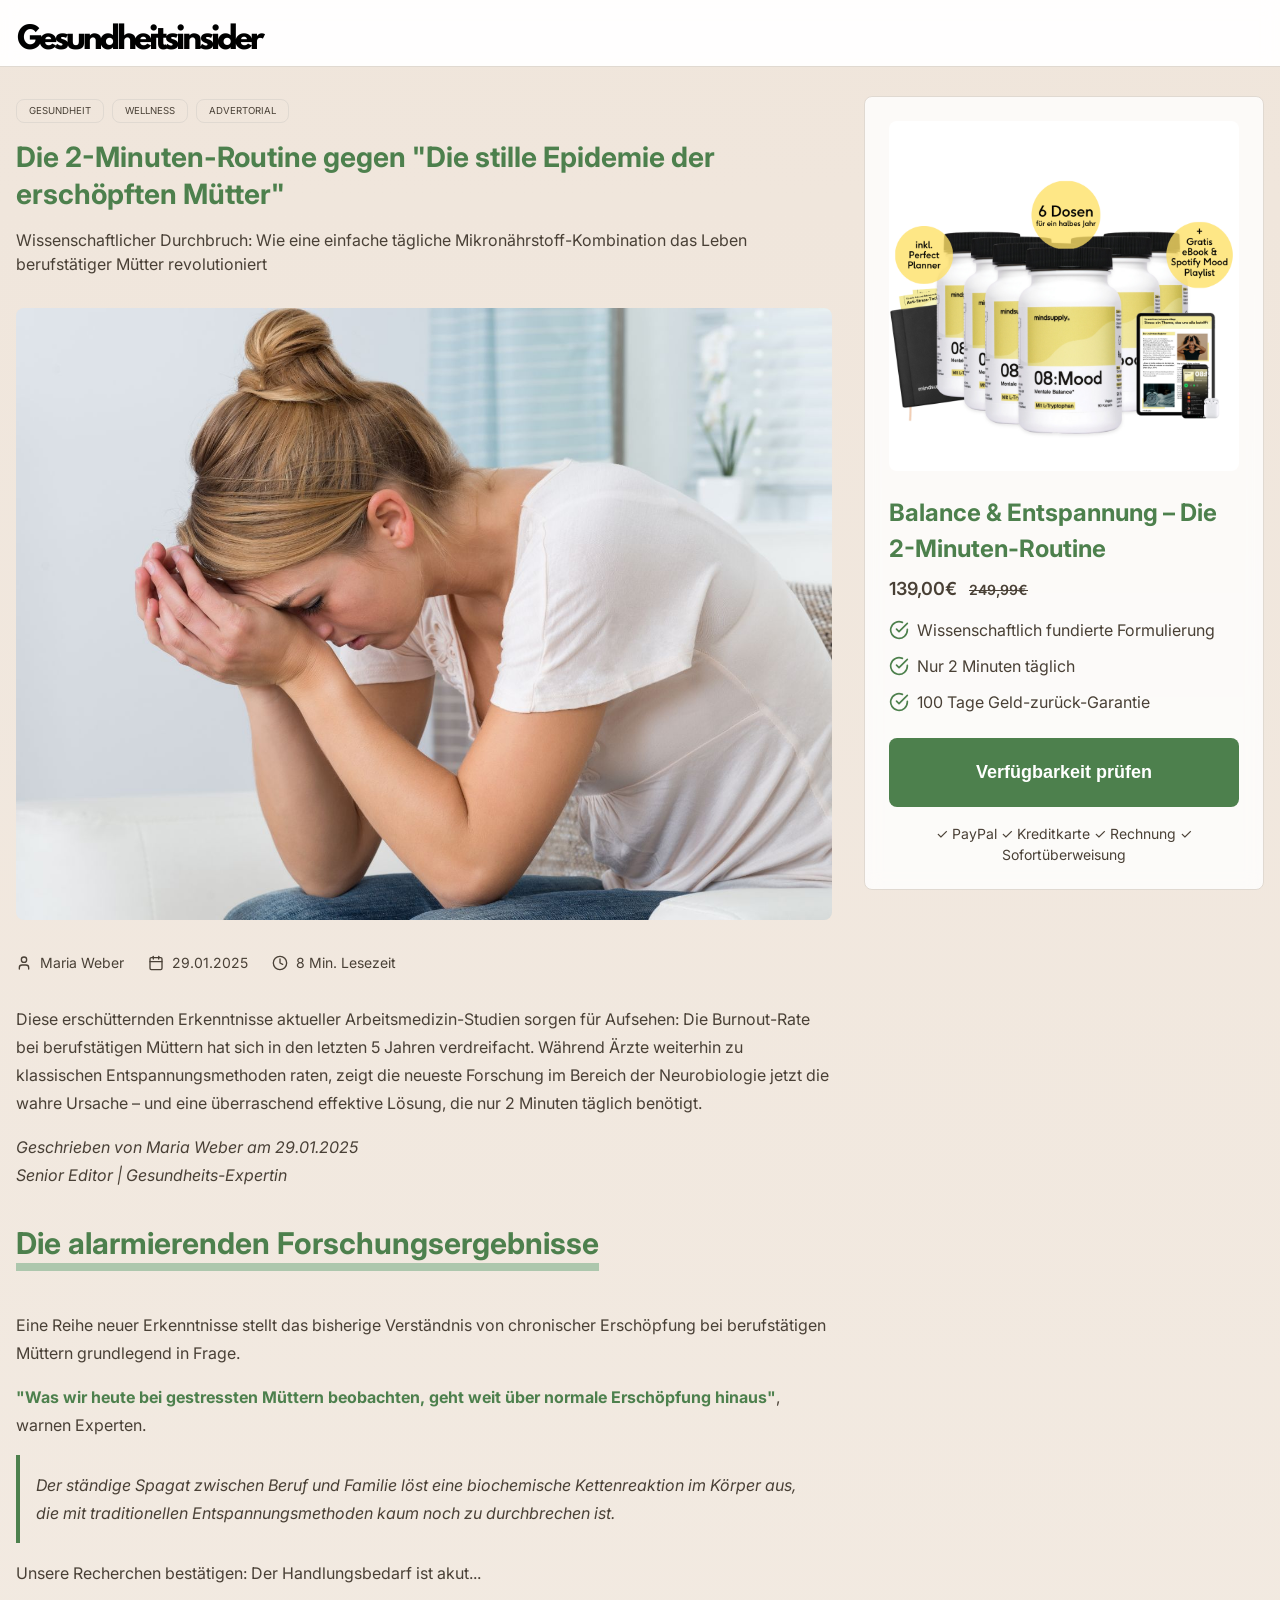
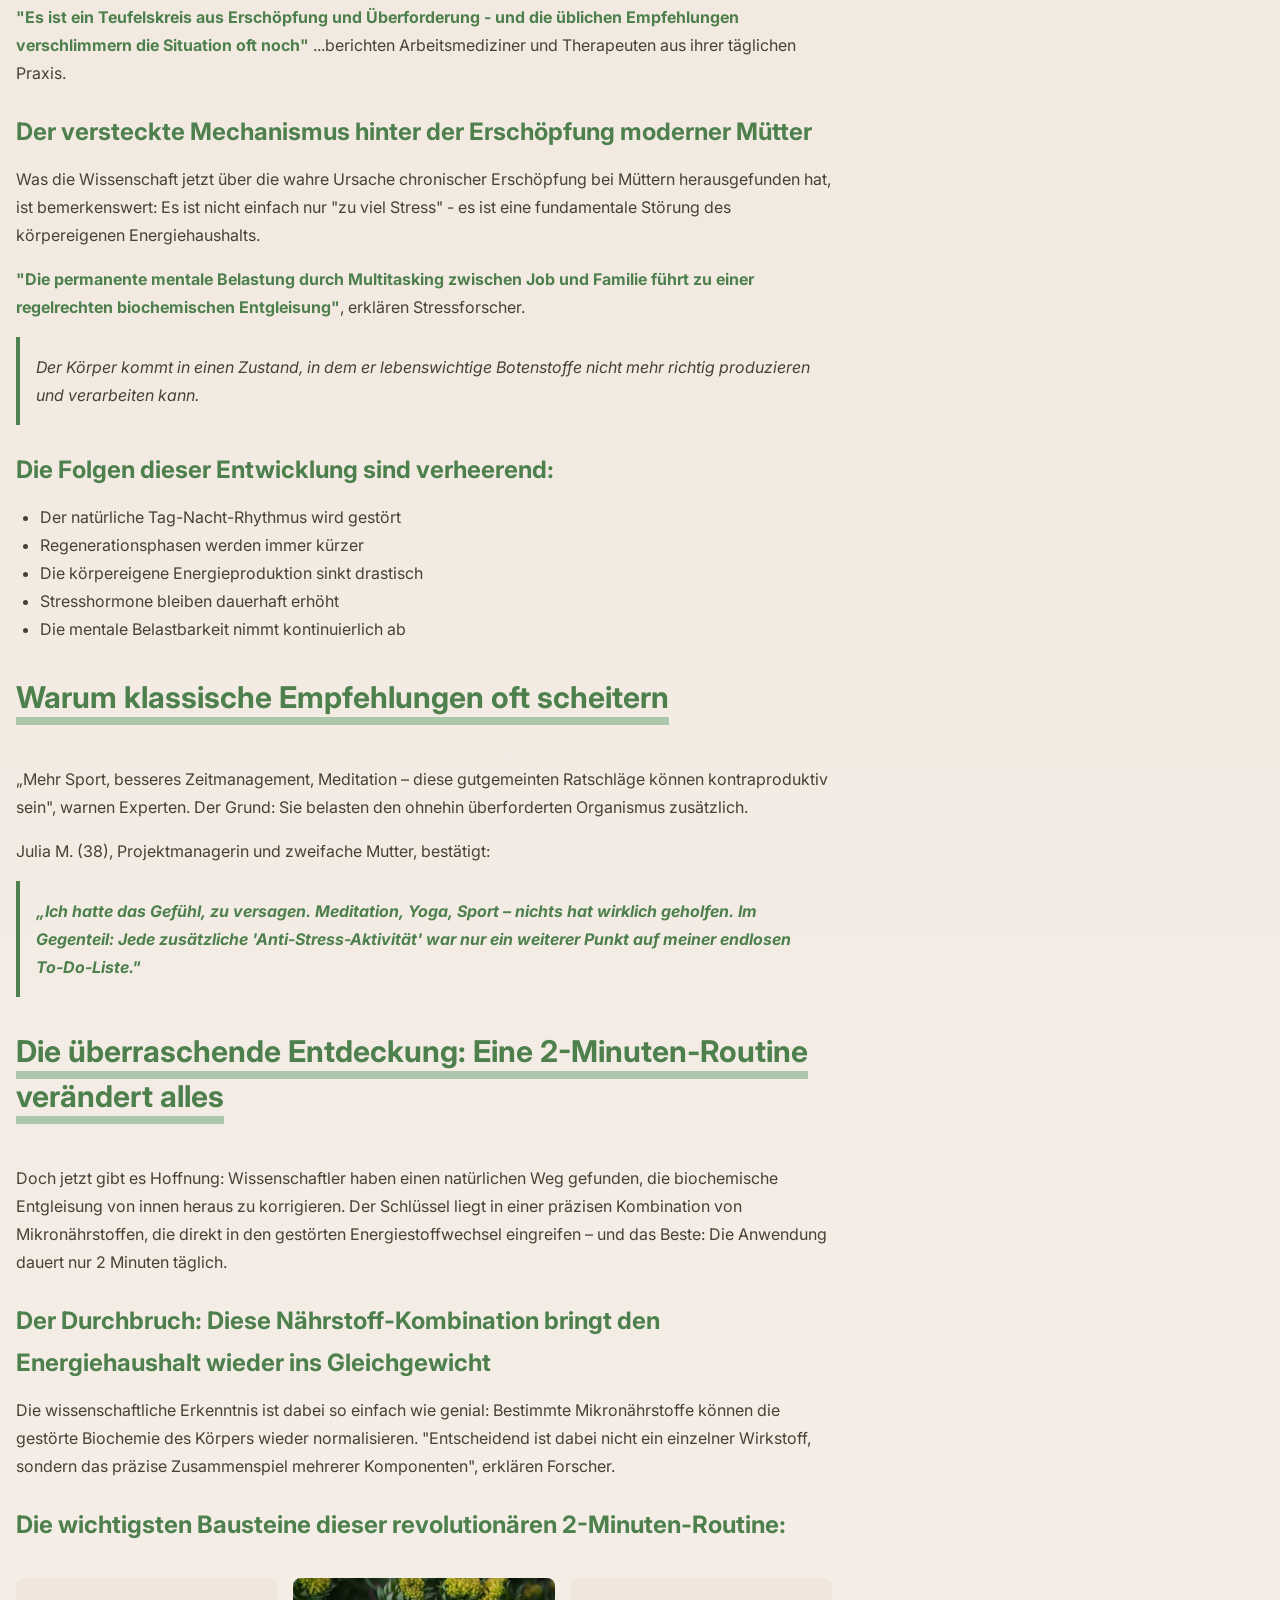
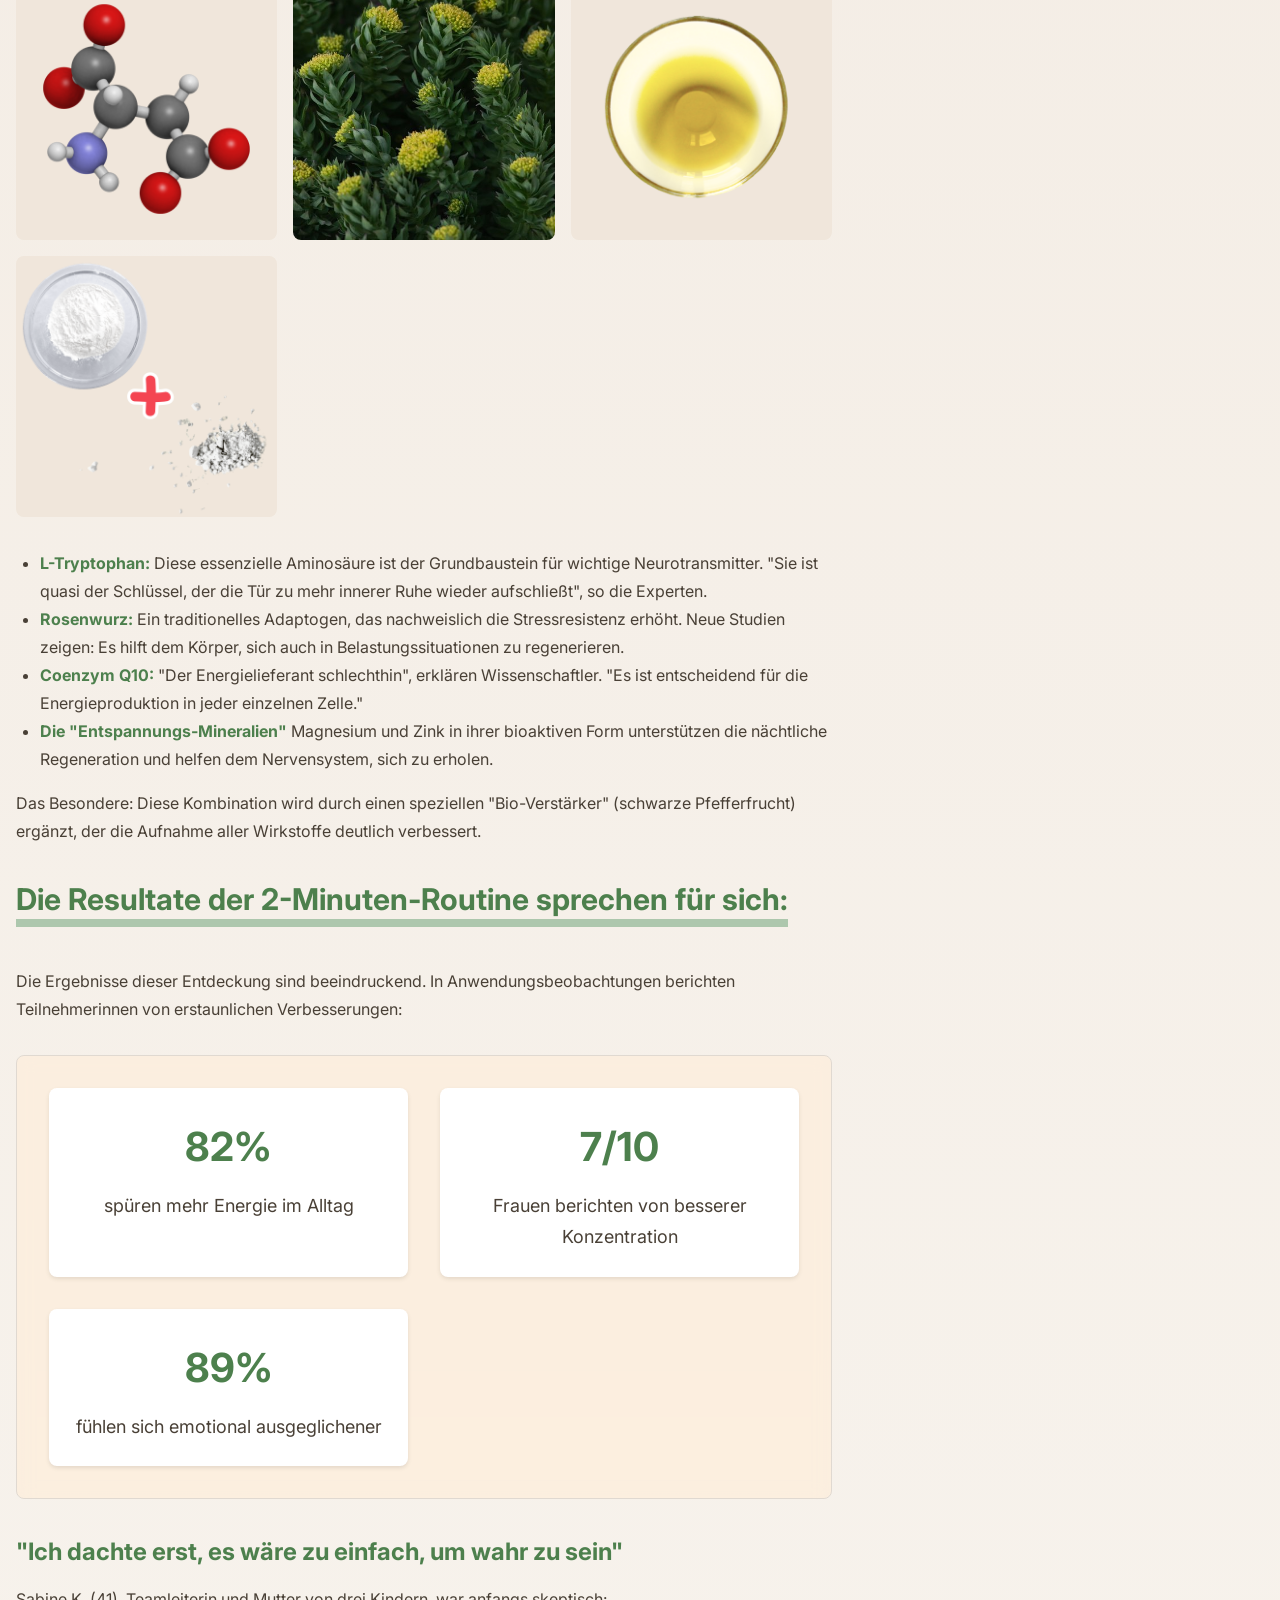
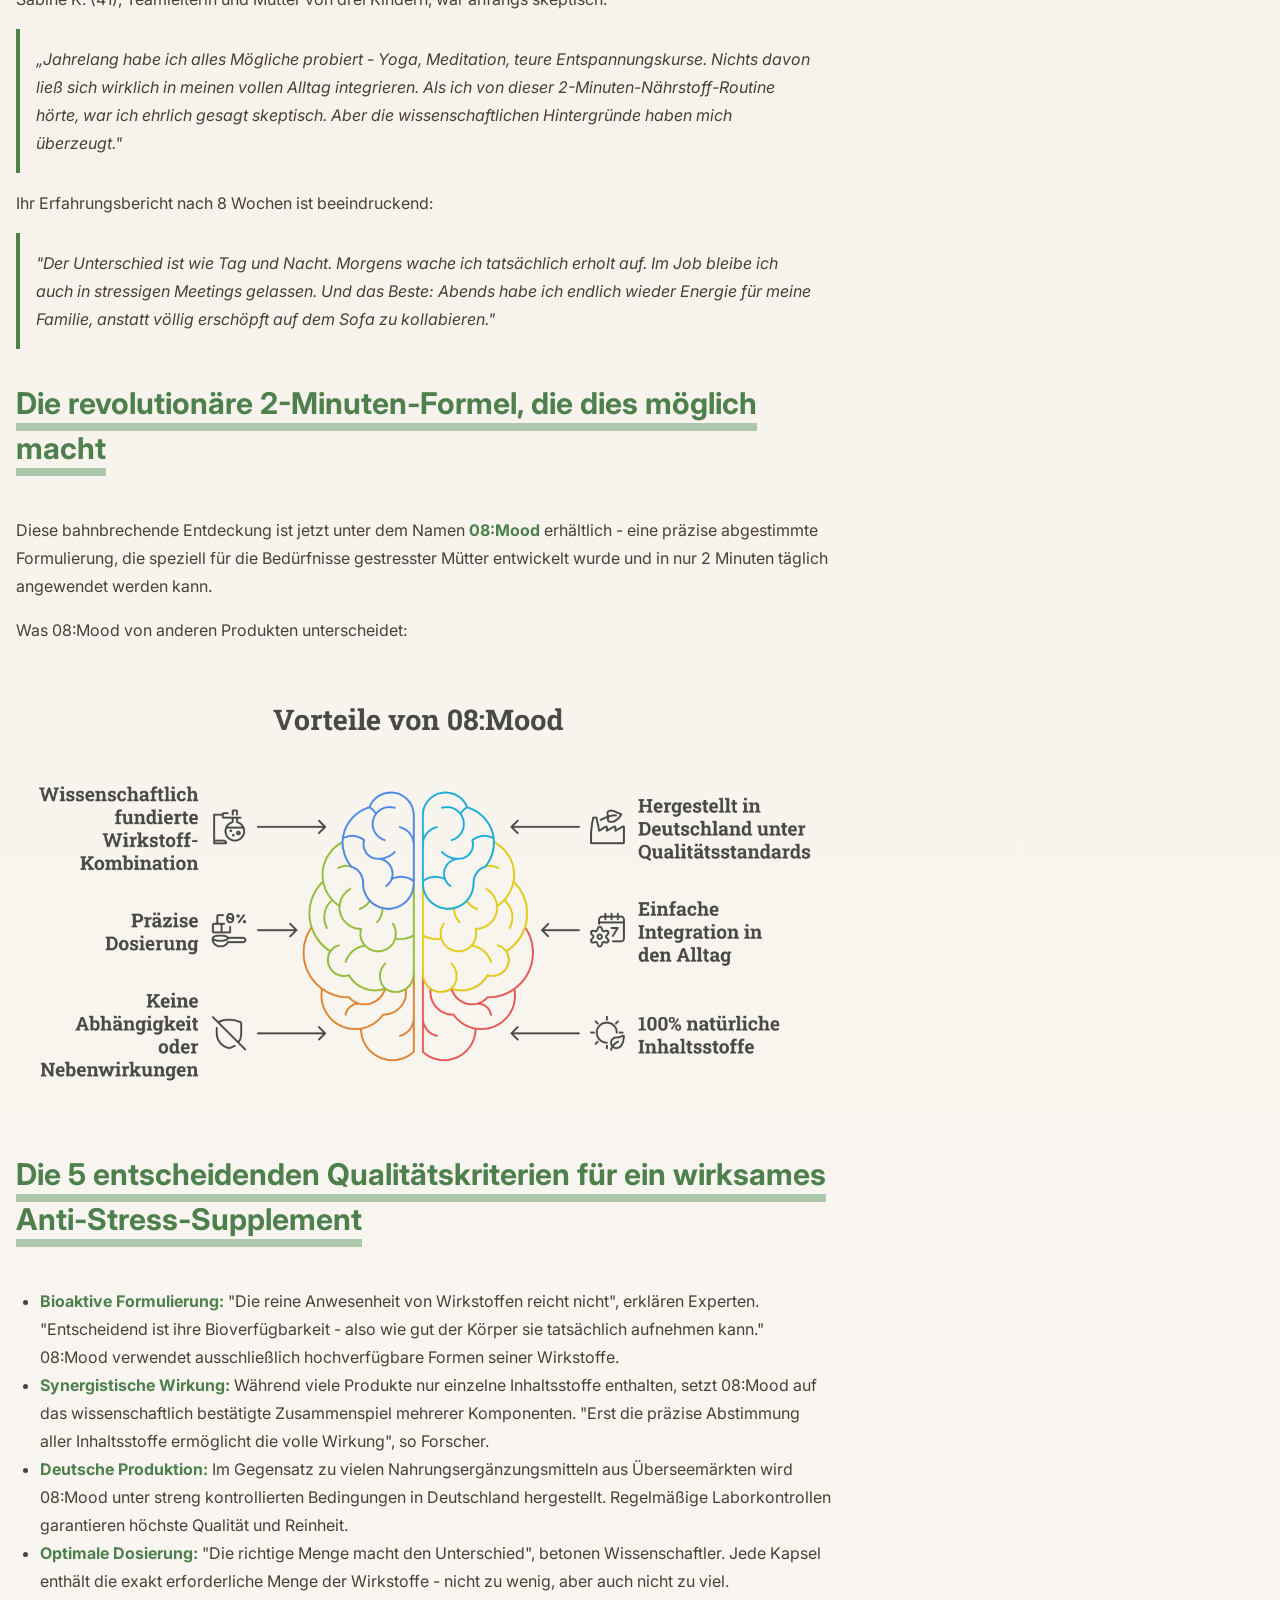
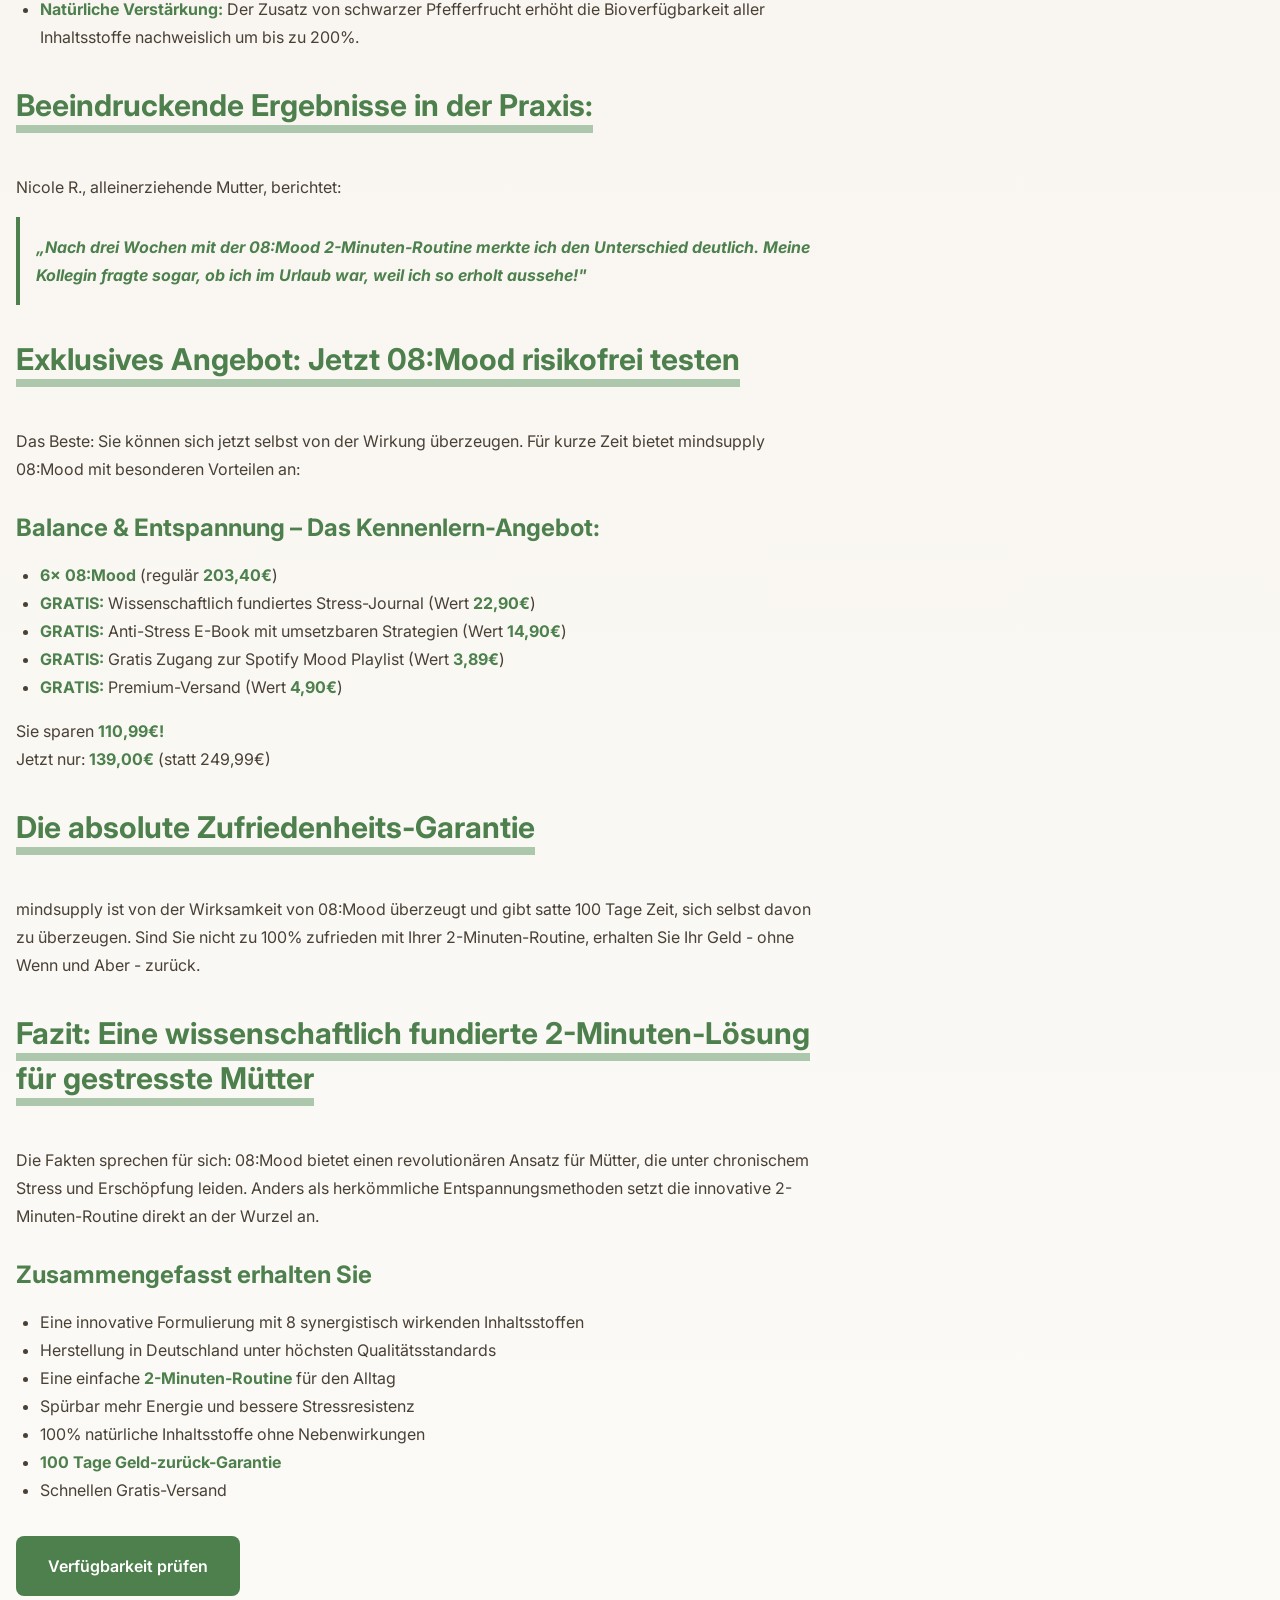
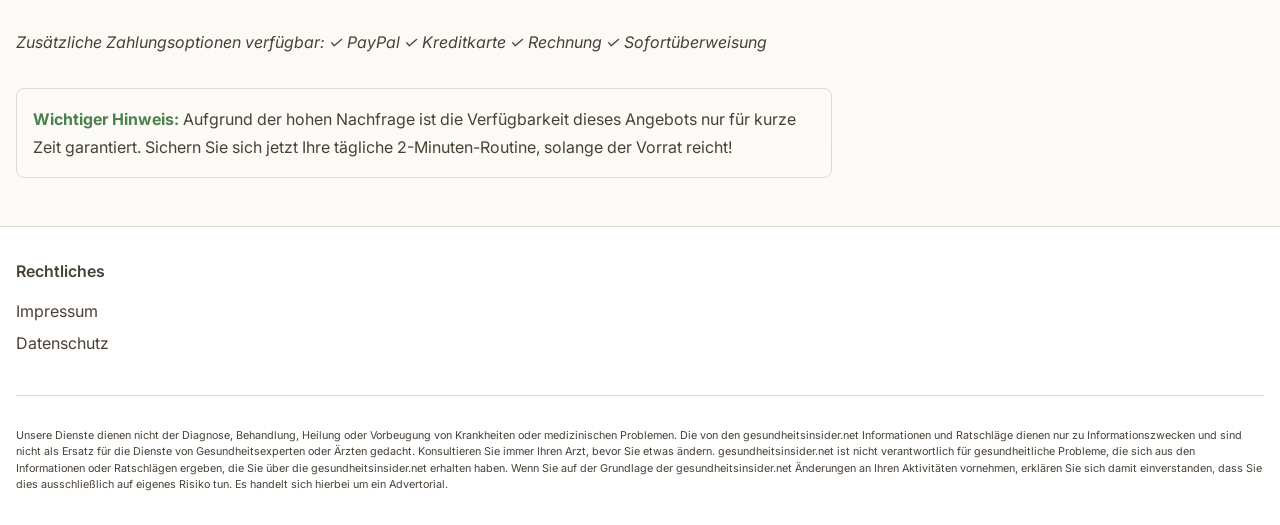
<file: artikel/stress-ursachen.html>
﻿<!DOCTYPE html>
<html lang="de">
  <head>
    <meta charset="UTF-8">
    <meta name="viewport" content="width=device-width, initial-scale=1.0">
  
    <!-- Titel -->
    <title>Gesundheitsinsider - Gesundheit &amp; Wellness</title>
    
    <!-- Meta Description: Kurzbeschreibung, die in den Suchergebnissen erscheint -->
    <meta name="description" content="Entdecken Sie die revolutionäre 2-Minuten-Routine gegen Erschöpfung bei Müttern - wissenschaftlich fundiert und von Experten empfohlen.">
    
    <!-- Meta Keywords: Wichtige Schlagwörter (weniger relevant als früher, aber teilweise noch genutzt) -->
    <meta name="keywords" content="Gesundheit, Wellness, Gesundheitstipps, Erschöpfung, Mütter, Burnout, 2-Minuten-Routine, Stressbewältigung">
    
    <!-- Autor der Seite -->
    <meta name="author" content="Gesundheitsinsider">
    
    <link rel="icon" type="image/x-icon" href="../public/favicon.ico">

    <!-- Open Graph Tags (wichtig für Social Media, z.B. Facebook) -->
    <meta property="og:title" content="Die 2-Minuten-Routine, die erschöpfte Mütter revolutioniert - Gesundheitsinsider">
    <meta property="og:description" content="Neue Forschungsergebnisse zeigen: Diese einfache 2-Minuten-Routine kann den Energiehaushalt von überforderten Müttern nachhaltig verbessern.">
    <meta property="og:image" content="https://www.gesundheitsinsider.net/public/heading.jpg">
    <meta property="og:url" content="https://www.gesundheitsinsider.net/">
    <meta property="og:type" content="article">
    
    <!-- Twitter Card Tags -->
    <meta name="twitter:card" content="summary_large_image">
    <meta name="twitter:title" content="Die 2-Minuten-Routine, die erschöpfte Mütter revolutioniert - Gesundheitsinsider">
    <meta name="twitter:description" content="Neue Forschungsergebnisse zeigen: Diese einfache 2-Minuten-Routine kann den Energiehaushalt von überforderten Müttern nachhaltig verbessern.">
    <meta name="twitter:image" content="https://www.gesundheitsinsider.net/public/heading.jpg">
    
    <!-- Preconnect für Google Fonts -->
    <link rel="preconnect" href="https://fonts.googleapis.com">
    <link rel="preconnect" href="https://fonts.gstatic.com" crossorigin>
    <link href="https://fonts.googleapis.com/css2?family=Inter:wght@400;500;600;700&display=swap" rel="stylesheet">
    
    <!-- Stylesheet -->
    <link rel="stylesheet" href="../css/index.css">

    <!-- Meta Pixel Code -->
    <script>
      !function(f,b,e,v,n,t,s)
      {if(f.fbq)return;n=f.fbq=function(){n.callMethod?
      n.callMethod.apply(n,arguments):n.queue.push(arguments)};
      if(!f._fbq)f._fbq=n;n.push=n;n.loaded=!0;n.version='2.0';
      n.queue=[];t=b.createElement(e);t.async=!0;
      t.src=v;s=b.getElementsByTagName(e)[0];
      s.parentNode.insertBefore(t,s)}(window, document,'script',
      'https://connect.facebook.net/en_US/fbevents.js');
      fbq('init', '791741324847865');
      fbq('track', 'PageView');
    </script>
    <noscript><img height="1" width="1" style="display:none"
    src="https://www.facebook.com/tr?id=791741324847865&ev=PageView&noscript=1"
    /></noscript>
    <!-- End Meta Pixel Code -->
  </head>
<body>
  <header>
    <nav class="container">
      <!-- Logo – auf mobilen Geräten mittig, auf Desktop linksbündig -->
      <img src="../public/Gesundheitsinsider.png" alt="Gesundheitsinsider Logo" class="logo">
    </nav>
  </header>

  <main class="container">
    <div class="grid-layout">
      <!-- Article Content -->
      <article class="article">
        <div class="badges">
          <span class="badge">GESUNDHEIT</span>
          <span class="badge">WELLNESS</span>
          <span class="badge">ADVERTORIAL</span>
        </div>

        <div class="article-header" >
          <h1 class="article-title">
            Die 2-Minuten-Routine gegen "Die stille Epidemie der erschöpften Mütter"
          </h1>
          <p class="article-subtitle">
            Wissenschaftlicher Durchbruch: Wie eine einfache tägliche Mikronährstoff-Kombination das Leben berufstätiger Mütter revolutioniert
          </p>
          <div class="article-image">
            <img src="../public/heading.jpg" alt="Erschöpfte Mutter bei der Arbeit" style="width: 100%; height: 100%; object-fit: cover;">
          </div>
          <div class="article-meta">
            <div class="meta-item">
              <svg xmlns="http://www.w3.org/2000/svg" width="16" height="16" viewBox="0 0 24 24" fill="none" stroke="currentColor" stroke-width="2" stroke-linecap="round" stroke-linejoin="round">
                <path d="M19 21v-2a4 4 0 0 0-4-4H9a4 4 0 0 0-4 4v2"></path>
                <circle cx="12" cy="7" r="4"></circle>
              </svg>
              <span>Maria Weber</span>
            </div>
            <div class="meta-item">
              <svg xmlns="http://www.w3.org/2000/svg" width="16" height="16" viewBox="0 0 24 24" fill="none" stroke="currentColor" stroke-width="2" stroke-linecap="round" stroke-linejoin="round">
                <rect x="3" y="4" width="18" height="18" rx="2" ry="2"></rect>
                <line x1="16" y1="2" x2="16" y2="6"></line>
                <line x1="8" y1="2" x2="8" y2="6"></line>
                <line x1="3" y1="10" x2="21" y2="10"></line>
              </svg>
              <time>29.01.2025</time>
            </div>
            <div class="meta-item">
              <svg xmlns="http://www.w3.org/2000/svg" width="16" height="16" viewBox="0 0 24 24" fill="none" stroke="currentColor" stroke-width="2" stroke-linecap="round" stroke-linejoin="round">
                <circle cx="12" cy="12" r="10"></circle>
                <polyline points="12 6 12 12 16 14"></polyline>
              </svg>
              <span>8 Min. Lesezeit</span>
            </div>
          </div>
        </div>

        <div class="article-content">
          <!-- First part of the content -->
          <p>
            Diese erschütternden Erkenntnisse aktueller Arbeitsmedizin-Studien sorgen für Aufsehen:
            Die Burnout-Rate bei berufstätigen Müttern hat sich in den letzten 5 Jahren verdreifacht. 
            Während Ärzte weiterhin zu klassischen Entspannungsmethoden raten, zeigt die neueste Forschung 
            im Bereich der Neurobiologie jetzt die wahre Ursache – und eine überraschend effektive Lösung, die nur 2 Minuten täglich benötigt.
          </p>

          <p><em>Geschrieben von Maria Weber am 29.01.2025<br>
          Senior Editor | Gesundheits-Expertin</em></p>

          <h2>Die alarmierenden Forschungs<wbr>ergebnisse</wbr></h2>

          <p>
            Eine Reihe neuer Erkenntnisse stellt das bisherige Verständnis von chronischer 
            Erschöpfung bei berufstätigen Müttern grundlegend in Frage.
          </p>

          <p>
            <strong>"Was wir heute bei gestressten Müttern beobachten, geht weit über normale Erschöpfung hinaus"</strong>, warnen Experten.
          </p>
            
          <blockquote>
            Der ständige Spagat zwischen Beruf und Familie löst eine biochemische Kettenreaktion im Körper aus, die mit traditionellen Entspannungsmethoden kaum noch zu durchbrechen ist.
          </blockquote>
            
          <p>
            Unsere Recherchen bestätigen: Der Handlungsbedarf ist akut...
          </p>
            
          <p>
            <strong>"Es ist ein Teufelskreis aus Erschöpfung und Überforderung - und die üblichen Empfehlungen verschlimmern die Situation oft noch"</strong> ...berichten Arbeitsmediziner und Therapeuten aus ihrer täglichen Praxis.
          </p>
            
          <h3>Der versteckte Mechanismus hinter der Erschöpfung moderner Mütter</h3>

          <p>
            Was die Wissenschaft jetzt über die wahre Ursache chronischer Erschöpfung bei Müttern herausgefunden hat, ist bemerkenswert: 
            Es ist nicht einfach nur "zu viel Stress" - es ist eine fundamentale Störung des körpereigenen Energiehaushalts.
          </p>
            
          <p>
            <strong>"Die permanente mentale Belastung durch Multitasking zwischen Job und Familie führt zu einer regelrechten biochemischen Entgleisung"</strong>, erklären Stressforscher. 
          </p>
            
          <blockquote>
            Der Körper kommt in einen Zustand, in dem er lebenswichtige Botenstoffe nicht mehr richtig produzieren und verarbeiten kann.
          </blockquote>
          
          <h3>Die Folgen dieser Entwicklung sind verheerend:</h3>
          <ul>
            <li>Der natürliche Tag-Nacht-Rhythmus wird gestört</li>
            <li>Regenerationsphasen werden immer kürzer</li>
            <li>Die körpereigene Energieproduktion sinkt drastisch</li>
            <li>Stresshormone bleiben dauerhaft erhöht</li>
            <li>Die mentale Belastbarkeit nimmt kontinuierlich ab</li>
          </ul>
          
          <h2>Warum klassische Empfehlungen oft scheitern</h2>

          <p>
            „Mehr Sport, besseres Zeitmanagement, Meditation – diese gutgemeinten Ratschläge können kontraproduktiv sein", 
            warnen Experten. Der Grund: Sie belasten den ohnehin überforderten Organismus zusätzlich.
          </p>

          <p>Julia M. (38), Projektmanagerin und zweifache Mutter, bestätigt:</p>
          
          <blockquote>
            <strong>„Ich hatte das Gefühl, zu versagen. Meditation, Yoga, Sport – nichts hat wirklich geholfen. 
            Im Gegenteil: Jede zusätzliche 'Anti-Stress-Aktivität' war nur ein weiterer Punkt auf meiner endlosen To-Do-Liste."</strong>
          </blockquote>

          <h2>Die überraschende Entdeckung: Eine 2-Minuten-Routine verändert alles</h2>

          <p>
            Doch jetzt gibt es Hoffnung: Wissenschaftler haben einen natürlichen Weg gefunden, die biochemische Entgleisung von innen heraus zu korrigieren. 
            Der Schlüssel liegt in einer präzisen Kombination von Mikronährstoffen, die direkt in den gestörten Energiestoffwechsel eingreifen – 
            und das Beste: Die Anwendung dauert nur 2 Minuten täglich.
          </p>
          
          <h3>Der Durchbruch: Diese Nährstoff-Kombination bringt den Energiehaushalt wieder ins Gleichgewicht</h3>

          <p>
            Die wissenschaftliche Erkenntnis ist dabei so einfach wie genial: Bestimmte Mikronährstoffe können die gestörte Biochemie des Körpers wieder normalisieren. 
            "Entscheidend ist dabei nicht ein einzelner Wirkstoff, sondern das präzise Zusammenspiel mehrerer Komponenten", erklären Forscher.
          </p>
          
          <h3>Die wichtigsten Bausteine dieser revolutionären 2-Minuten-Routine: </h3>
          
          <!-- Add before ingredients section -->
          <div class="ingredients-grid">
            <div class="ingredient-item">
              <img src="../public/l tryptophan.png" alt="L-Tryptophan" style="width: 100%; height: 100%; object-fit: cover;">
            </div>
            <div class="ingredient-item">
              <img src="../public/rhodiola.jpeg" alt="Rosenwurz" style="width: 100%; height: 100%; object-fit: cover;">
            </div>
            <div class="ingredient-item">
              <img src="../public/coenzym.png" alt="Coenzym Q10" style="width: 100%; height: 100%; object-fit: cover;">
            </div>
            <div class="ingredient-item">
              <img src="../public/magnesium&Zink.png" alt="Magnesium &amp; Zink" style="width: 100%; height: 100%; object-fit: cover;">
            </div>
          </div>
          
          <ul>
            <li><strong>L-Tryptophan:</strong> Diese essenzielle Aminosäure ist der Grundbaustein für wichtige Neurotransmitter. "Sie ist quasi der Schlüssel, der die Tür zu mehr innerer Ruhe wieder aufschließt", so die Experten.
            </li>
            <li><strong>Rosenwurz:</strong> Ein traditionelles Adaptogen, das nachweislich die Stressresistenz erhöht. Neue Studien zeigen: Es hilft dem Körper, sich auch in Belastungssituationen zu regenerieren.
            </li>
            <li><strong>Coenzym Q10:</strong> "Der Energielieferant schlechthin", erklären Wissenschaftler. "Es ist entscheidend für die Energieproduktion in jeder einzelnen Zelle."
            </li>
            <li><strong>Die "Entspannungs-Mineralien"</strong> Magnesium und Zink in ihrer bioaktiven Form unterstützen die nächtliche Regeneration und helfen dem Nervensystem, sich zu erholen.</li>
          </ul>

          <p>Das Besondere: Diese Kombination wird durch einen speziellen "Bio-Verstärker" (schwarze Pfefferfrucht) ergänzt, der die Aufnahme aller Wirkstoffe deutlich verbessert.
          </p>

          <h2>Die Resultate der 2-Minuten-Routine sprechen für sich:</h2>
          
          <p>Die Ergebnisse dieser Entdeckung sind beeindruckend. In Anwendungsbeobachtungen berichten Teilnehmerinnen von erstaunlichen Verbesserungen:</p>
          
          <div class="stats-section">
            <div class="stat-item">
              <div class="stat-number">82%</div>
              <div class="stat-text">spüren mehr Energie im Alltag</div>
            </div>
            <div class="stat-item">
              <div class="stat-number">7/10</div>
              <div class="stat-text">Frauen berichten von besserer Konzentration</div>
            </div>
            <div class="stat-item">
              <div class="stat-number">89%</div>
              <div class="stat-text">fühlen sich emotional ausgeglichener</div>
            </div>
          </div>
          
          <h3>"Ich dachte erst, es wäre zu einfach, um wahr zu sein"</h3>
          
          <p>Sabine K. (41), Teamleiterin und Mutter von drei Kindern, war anfangs skeptisch:</p>
          
          <blockquote>
            „Jahrelang habe ich alles Mögliche probiert - Yoga, Meditation, teure Entspannungskurse. Nichts davon ließ sich wirklich in meinen vollen Alltag integrieren. 
            Als ich von dieser 2-Minuten-Nährstoff-Routine hörte, war ich ehrlich gesagt skeptisch. Aber die wissenschaftlichen Hintergründe haben mich überzeugt."
          </blockquote>
          
          <p>Ihr Erfahrungsbericht nach 8 Wochen ist beeindruckend:</p>
          
          <blockquote>
            "Der Unterschied ist wie Tag und Nacht. Morgens wache ich tatsächlich erholt auf. Im Job bleibe ich auch in stressigen Meetings gelassen. 
            Und das Beste: Abends habe ich endlich wieder Energie für meine Familie, anstatt völlig erschöpft auf dem Sofa zu kollabieren."
          </blockquote>
          
          <h2>Die revolutionäre 2-Minuten-Formel, die dies möglich macht</h2>

          <p>Diese bahnbrechende Entdeckung ist jetzt unter dem Namen <strong>08:Mood</strong> erhältlich - eine präzise abgestimmte Formulierung, die speziell für die Bedürfnisse gestresster Mütter entwickelt wurde und in nur 2 Minuten täglich angewendet werden kann.</p>

          <p>Was 08:Mood von anderen Produkten unterscheidet:</p>

          <div class="">
            <img src="../public/Vorteile_Mood.png" alt="Vorteile von 08:Mood" style="width: 100%; height: 100%; object-fit: contain;">
          </div>

          <h2>
            Die 5 entscheidenden Qualitätskriterien für ein wirksames Anti-Stress-Supplement
          </h2>

          <ul>
            <li>
                <strong>Bioaktive Formulierung:</strong> "Die reine Anwesenheit von Wirkstoffen reicht nicht", erklären Experten. "Entscheidend ist ihre Bioverfügbarkeit - also wie gut der Körper sie tatsächlich aufnehmen kann." 08:Mood verwendet ausschließlich hochverfügbare Formen seiner Wirkstoffe.
            </li>
            <li>
                <strong>Synergistische Wirkung:</strong> Während viele Produkte nur einzelne Inhaltsstoffe enthalten, setzt 08:Mood auf das wissenschaftlich bestätigte Zusammenspiel mehrerer Komponenten. "Erst die präzise Abstimmung aller Inhaltsstoffe ermöglicht die volle Wirkung", so Forscher.
            </li>
            <li>
                <strong>Deutsche Produktion:</strong> Im Gegensatz zu vielen Nahrungsergänzungsmitteln aus Überseemärkten wird 08:Mood unter streng kontrollierten Bedingungen in Deutschland hergestellt. Regelmäßige Laborkontrollen garantieren höchste Qualität und Reinheit.
            </li>
            <li>
                <strong>Optimale Dosierung:</strong> "Die richtige Menge macht den Unterschied", betonen Wissenschaftler. Jede Kapsel enthält die exakt erforderliche Menge der Wirkstoffe - nicht zu wenig, aber auch nicht zu viel.
            </li>
            <li>
                <strong>Natürliche Verstärkung:</strong> Der Zusatz von schwarzer Pfefferfrucht erhöht die Bioverfügbarkeit aller Inhaltsstoffe nachweislich um bis zu 200%.
            </li>
        </ul>
        
          <h2>Beeindruckende Ergebnisse in der Praxis:</h2>
          
          <p>Nicole R., alleinerziehende Mutter, berichtet:</p>
          
          <blockquote>
            <strong>„Nach drei Wochen mit der 08:Mood 2-Minuten-Routine merkte ich den Unterschied deutlich. 
            Meine Kollegin fragte sogar, ob ich im Urlaub war, weil ich so erholt aussehe!"</strong>
          </blockquote>

          <h2>Exklusives Angebot: Jetzt 08:Mood risikofrei testen</h2>
          
          <p>Das Beste: Sie können sich jetzt selbst von der Wirkung überzeugen. Für kurze Zeit bietet mindsupply 08:Mood mit besonderen Vorteilen an:</p>
          
          <h3>Balance & Entspannung – Das Kennenlern-Angebot:</h3>
          
          <ul>
            <li><strong>6x 08:Mood</strong> (regulär <strong>203,40€</strong>)</li>
            <li><strong>GRATIS:</strong> Wissenschaftlich fundiertes Stress-Journal (Wert <strong>22,90€</strong>)</li>
            <li><strong>GRATIS:</strong> Anti-Stress E-Book mit umsetzbaren Strategien (Wert <strong>14,90€</strong>)</li>
            <li><strong>GRATIS:</strong> Gratis Zugang zur Spotify Mood Playlist (Wert <strong>3,89€</strong>)</li>
            <li><strong>GRATIS:</strong> Premium-Versand (Wert <strong>4,90€</strong>)</li>
          </ul>

          <p>Sie sparen <strong>110,99€!</strong> </br>
            Jetzt nur: <strong>139,00€</strong> (statt 249,99€)</p>

          <h2>Die absolute Zufriedenheits-Garantie </h2>

          <p>
            mindsupply ist von der Wirksamkeit von 08:Mood überzeugt und gibt satte 100 Tage Zeit, sich selbst davon zu überzeugen. Sind Sie nicht zu 100% zufrieden mit Ihrer 2-Minuten-Routine, erhalten Sie Ihr Geld - ohne Wenn und Aber - zurück.
          </p>

          <h2>Fazit: Eine wissenschaftlich fundierte 2-Minuten-Lösung für gestresste Mütter</h2>

          <p> Die Fakten sprechen für sich: 08:Mood bietet einen revolutionären Ansatz für Mütter, die unter chronischem Stress und Erschöpfung leiden. 
            Anders als herkömmliche Entspannungsmethoden setzt die innovative 2-Minuten-Routine direkt an der Wurzel an.</p>
            
          <h3>Zusammengefasst erhalten Sie </h3>
          
          <ul>
            <li>Eine innovative Formulierung mit 8 synergistisch wirkenden Inhaltsstoffen</li>
            <li>Herstellung in Deutschland unter höchsten Qualitätsstandards</li>
            <li>Eine einfache <strong>2-Minuten-Routine</strong> für den Alltag</li>
            <li>Spürbar mehr Energie und bessere Stressresistenz</li>
            <li>100% natürliche Inhaltsstoffe ohne Nebenwirkungen</li>
            <li><strong>100 Tage Geld-zurück-Garantie</strong></li>
            <li>Schnellen Gratis-Versand</li>
          </ul>

          <p> <strong><a href="https://mind-supply.com/pages/aktion-stressbewaeltigung" class="cta-link">Verfügbarkeit prüfen</a></strong></p>

          <p><em>Zusätzliche Zahlungsoptionen verfügbar: ✓ PayPal ✓ Kreditkarte ✓ Rechnung ✓ Sofortüberweisung</em></p>

          <div class="important-notice">
            <p>
              <strong>Wichtiger Hinweis:</strong> Aufgrund der hohen Nachfrage ist die Verfügbarkeit dieses Angebots 
              nur für kurze Zeit garantiert. Sichern Sie sich jetzt Ihre tägliche 2-Minuten-Routine, solange der Vorrat reicht!
            </p>
          </div>
        </div>
      </article>

      <!-- Product Sidebar -->
      <aside>
        <div class="product-box">
          <div class="product-image">
            <img src="../public/MoodBundle6Planner.png" alt="08:Mood Produktbild" style="width: 100%; height: 100%; object-fit: cover;">
          </div>

          <h3 class="product-title">Balance & Entspannung – Die 2-Minuten-Routine</h3>
          <p class="product-price">
            139,00€ <span class="price-original">249,99€</span>
          </p>

          <div class="features">
            <div class="feature">
              <svg xmlns="http://www.w3.org/2000/svg" viewBox="0 0 24 24" fill="none" stroke="currentColor" stroke-width="2" stroke-linecap="round" stroke-linejoin="round">
                <path d="M22 11.08V12a10 10 0 1 1-5.93-9.14"></path>
                <polyline points="22 4 12 14.01 9 11.01"></polyline>
              </svg>
              <span>Wissenschaftlich fundierte Formulierung</span>
            </div>
            <div class="feature">
              <svg xmlns="http://www.w3.org/2000/svg" viewBox="0 0 24 24" fill="none" stroke="currentColor" stroke-width="2" stroke-linecap="round" stroke-linejoin="round">
                <path d="M22 11.08V12a10 10 0 1 1-5.93-9.14"></path>
                <polyline points="22 4 12 14.01 9 11.01"></polyline>
              </svg>
              <span>Nur 2 Minuten täglich</span>
            </div>
            <div class="feature">
              <svg xmlns="http://www.w3.org/2000/svg" viewBox="0 0 24 24" fill="none" stroke="currentColor" stroke-width="2" stroke-linecap="round" stroke-linejoin="round">
                <path d="M22 11.08V12a10 10 0 1 1-5.93-9.14"></path>
                <polyline points="22 4 12 14.01 9 11.01"></polyline>
              </svg>
              <span>100 Tage Geld-zurück-Garantie</span>
            </div>
          </div>

          <button class="cta-button"><a href="https://mind-supply.com/pages/aktion-stressbewaeltigung">Verfügbarkeit prüfen</a></button>
          <p class="payment-methods">
            ✓ PayPal ✓ Kreditkarte ✓ Rechnung ✓ Sofortüberweisung
          </p>
        </div>
      </aside>
    </div>
  </main>

  <footer>
    <div class="container">
      <div class="footer-grid">
        <div>
          <h4 class="footer-title">Rechtliches</h4>
          <ul class="footer-links">
            <li><a href="../impressum.html">Impressum</a></li>
            <li><a href="../datenschutz.html">Datenschutz</a></li>
          </ul>
        </div>
      </div>
      <div class="footer-disclaimer">
        <p>
          Unsere Dienste dienen nicht der Diagnose, Behandlung, Heilung oder Vorbeugung von Krankheiten oder medizinischen Problemen. Die von den gesundheitsinsider.net Informationen und Ratschläge dienen nur zu Informationszwecken und sind nicht als Ersatz für die Dienste von Gesundheitsexperten oder Ärzten gedacht. Konsultieren Sie immer Ihren Arzt, bevor Sie etwas ändern. gesundheitsinsider.net ist nicht verantwortlich für gesundheitliche Probleme, die sich aus den Informationen oder Ratschlägen ergeben, die Sie über die gesundheitsinsider.net erhalten haben. 
          Wenn Sie auf der Grundlage der gesundheitsinsider.net Änderungen an Ihren Aktivitäten vornehmen, erklären Sie sich damit einverstanden, dass Sie dies ausschließlich auf eigenes Risiko tun. Es handelt sich hierbei um ein Advertorial.
        </p>
      </div>
    </div>
  </footer>
  <script>
    // Warte, bis das DOM vollständig geladen ist
    document.addEventListener('DOMContentLoaded', function() {
      // Funktion zum Auslösen des Lead Events
      function triggerLeadEvent() {
        fbq('track', 'Lead');
      }
  
      // Selektiere beide Buttons, die "Verfügbarkeit prüfen" beinhalten
      var ctaElements = document.querySelectorAll('a.cta-link, .cta-button a');
  
      ctaElements.forEach(function(element) {
        element.addEventListener('click', triggerLeadEvent);
      });
    });
  </script>
</body>
</html>
</file>
<file: css/index.css>
﻿ /* Neue Farbvariablen fÃ¼r einen natÃ¼rlichen, erdigen Look */
 :root {
    /* Hintergrund in einem sehr hellen, cremigen Ton */
    --background: 50 40% 98%;
    /* Dunkler, erdiger Text in Braunnuancen */
    --foreground: 30 15% 25%;
    /* Karten-/Popover-Hintergrund â€“ klassisch weiÃŸ, passt gut zu den erdigen Akzenten */
    --card: 0 0% 100%;
    --card-foreground: 30 15% 25%;
    --popover: 0 0% 100%;
    --popover-foreground: 30 15% 25%;
    /* PrimÃ¤rfarbe: gedÃ¤mpftes OlivgrÃ¼n (deutlich weniger gesÃ¤ttigt als zuvor) */
    --primary: 120 25% 40%;
    --primary-foreground: 0 0% 100%;
    /* SekundÃ¤rfarbe: warme, erdige Orange-/BronzetÃ¶ne */
    --secondary: 30 50% 55%;
    --secondary-foreground: 0 0% 100%;
    /* Muted: heller Beige-Ton */
    --muted: 30 20% 95%;
    --muted-foreground: 30 15% 25%;
    /* Akzentfarbe: weiches, pastelliges Pfirsich-/Sandeton */
    --accent: 30 40% 90%;
    --accent-foreground: 30 15% 25%;
    /* Destruktiv: leicht abgedunkeltes, natÃ¼rliches Rot fÃ¼r Warnungen */
    --destructive: 0 70% 60%;
    --destructive-foreground: 0 0% 98%;
    /* Border und Input in einem sanften Erdton */
    --border: 30 20% 85%;
    --input: 30 20% 85%;
    /* Ring (Fokus) Ã¼bernimmt den PrimÃ¤rton */
    --ring: 120 25% 40%;
    --radius: 0.5rem;
  }

  * {
    margin: 0;
    padding: 0;
    box-sizing: border-box;
  }

  body {
    font-family: 'Inter', sans-serif;
    min-height: 100vh;
    background: linear-gradient(to bottom, hsl(var(--accent)) 0%, hsl(var(--background)) 100%);
    color: hsl(var(--foreground));
    line-height: 1.5;
  }

  .container {
    max-width: 1400px;
    margin: 0 auto;
    padding: 0 1rem;
  }

  @media (min-width: 1024px) {
    .hero h1 {
      font-size: 2.5em;
      margin-bottom: 20px;
    }
  }
  /* Header Styles */
  header {
    top: 0;
    z-index: 50;
    border-bottom: 1px solid hsl(var(--border));
    background-color: rgba(255, 255, 255, 0.95);
    backdrop-filter: blur(8px);
    padding-top:1em;
  }

  /* Auf mobilen GerÃ¤ten wird der Inhalt im Nav zentriert */
  nav {
    padding: 1rem 0;
    text-align: center;
  }
  .logo{
    width: 250px; 
    height: auto;
  }
  
  /* Auf grÃ¶ÃŸeren Bildschirmen (Desktop) linksbÃ¼ndig */
  @media (min-width: 1024px) {
    nav {
      text-align: left;
    }
  }

  /* Main Content Styles */
  main {
    padding: 2rem 0;
  }

  .grid-layout {
    display: grid;
    grid-template-columns: 1fr;
    gap: 2rem;
  }

  @media (min-width: 1024px) {
    .grid-layout {
      grid-template-columns: 1fr 400px;
    }
  }

  /* Article Styles */
  .article {
    max-width: 100ch;
    padding-top: 2rem;
    overflow: auto;
  }

  .badges {
    display: flex;
    gap: 0.5rem;
    margin-bottom: 1rem;
    flex-wrap: wrap;
  }

  .badge {
    padding: 0.25rem 0.75rem;
    border-radius: var(--radius);
    background-color: hsla(var(--accent), 0.5);
    border: 1px solid hsl(var(--border));
    font-size: 0.6rem;
  }

  .article-header {
    margin-bottom: 2rem;
  }

  .article-title {
    font-size: 1.75rem;
    line-height: 1.3em;
    font-weight: 700;
    color: hsl(var(--primary));
    margin-bottom: 1rem;
  }

  .article-subtitle {
    font-size: 1.0rem;
    color: hsl(var(--muted-foreground));
    margin-bottom: 1.5rem;
  }

  .article-meta {
    display: flex;
    flex-wrap: wrap;
    gap: 1.5rem;
    font-size: 0.875rem;
    color: hsl(var(--muted-foreground));
  }

  .meta-item {
    display: flex;
    align-items: center;
    gap: 0.5rem;
  }

  /* Article Content Styles */
  .article-content {
    line-height: 1.75;
  }

  .article-content h2 {
    font-size: 1.875rem;
    font-weight: 700;
    color: hsl(var(--primary));
    margin: 2rem 0 1rem;

  line-height: 1.5em;

  text-decoration: underline;

  text-decoration-color:#adc7ad;

  text-decoration-thickness: 8px;

  text-underline-offset: 0.3em;

  border-bottom: none;
  padding-bottom: 0;

  margin-bottom: 1.5em;
  }


  .article-content h3 {
    font-size: 1.5rem;
    font-weight: 700;
    color: hsl(var(--primary));
    margin: 1.5rem 0 0.75rem;
  }

  .article-content p {
    margin-bottom: 1rem;
  }

  .article-content ul {
    margin-bottom: 1rem;
    padding-left: 1.5rem;
  }

  .article-content blockquote {
    border-left: 4px solid hsl(var(--primary));
    background-color: hsla(var(--accent), 0.5);
    padding: 1rem;
    margin: 1rem 0;
    border-radius: 0 var(--radius) var(--radius) 0;
    font-style: italic;
  }

  .article-content strong {
    color: hsl(var(--primary));
    font-weight: 700;
  }

  /* Product Box Styles */
  .product-box {
    position: sticky;
    top: 6rem;
    background-color: rgba(255, 255, 255, 0.8);
    backdrop-filter: blur(8px);
    border-radius: var(--radius);
    padding: 1.5rem;
    border: 1px solid hsl(var(--border));
  }

  .product-image {
    aspect-ratio: 1;
    background-color: hsl(var(--accent));
    border-radius: var(--radius);
    margin-bottom: 1.5rem;
    overflow: hidden;
  }

  .product-gallery {
    display: grid;
    grid-template-columns: 1fr 1fr;
    gap: 1rem;
    margin-bottom: 1.5rem;
  }

  .gallery-image {
    aspect-ratio: 4/3;
    background-color: hsl(var(--accent));
    border-radius: var(--radius);
    overflow: hidden;
  }

  .product-title {
    font-size: 1.5rem;
    font-weight: 700;
    color: hsl(var(--primary));
    margin-bottom: 0.5rem;
  }

  .product-price {
    font-size: 1.125rem;
    font-weight: 600;
    margin-bottom: 1rem;
  }

  .price-original {
    font-size: 0.875rem;
    color: hsl(var(--muted-foreground));
    text-decoration: line-through;
    margin-left: 0.5rem;
  }

  .features {
    margin-bottom: 1.5rem;
    display: flex;
    flex-direction: column;
    gap: 0.75rem;
  }

  .feature {
    display: flex;
    align-items: flex-start;
    gap: 0.5rem;
  }

  .feature svg {
    width: 1.25rem;
    height: 1.25rem;
    color: hsl(var(--primary));
    flex-shrink: 0;
    margin-top: 0.125rem;
  }

  .cta-button {
    width: 100%;
    padding: 1.5rem;
    background-color: hsl(var(--primary));
    color: hsl(var(--primary-foreground));
    border: none;
    border-radius: var(--radius);
    font-size: 1.125rem;
    font-weight: 600;
    cursor: pointer;
    transition: opacity 0.2s;
    text-decoration: none;
  }

  .cta-button a{
    text-decoration: none;
    color: white;
  }


  .cta-button:hover {
    opacity: 0.9;
  }

  .payment-methods {
    text-align: center;
    font-size: 0.875rem;
    color: hsl(var(--muted-foreground));
    margin-top: 1rem;
  }

  /* Footer Styles */
  footer {
    margin-top: 3rem;
    border-top: 1px solid hsl(var(--border));
    background-color: white;
    padding: 2rem 0;
  }

  .footer-grid {
    display: grid;
    grid-template-columns: repeat(auto-fit, minmax(200px, 1fr));
    gap: 2rem;
  }

  .footer-title {
    font-weight: 600;
    margin-bottom: 1rem;
  }

  .footer-links {
    list-style: none;
  }

  .footer-links li {
    margin-bottom: 0.5rem;
  }

  .footer-links a {
    color: hsl(var(--muted-foreground));
    text-decoration: none;
    transition: color 0.2s;
  }

  .footer-links a:hover {
    color: hsl(var(--primary));
  }

  .footer-disclaimer {
    margin-top: 2rem;
    padding-top: 2rem;
    border-top: 1px solid hsl(var(--border));
    font-size: 0.675rem;
    color: hsl(var(--muted-foreground));
  }

  /* ZusÃ¤tzliche Styles fÃ¼r neue Sektionen */
  .cta-link {
    display: inline-block;
    padding: 1rem 2rem;
    background-color: hsl(var(--primary));
    color: hsl(var(--primary-foreground)) !important;
    text-decoration: none;
    border-radius: var(--radius);
    font-weight: 600;
    margin: 1rem 0;
    transition: opacity 0.2s;
  }

  .cta-link:hover {
    opacity: 0.9;
  }

  .important-notice {
    margin-top: 2rem;
    padding: 1rem;
    border-radius: var(--radius);
    background-color: hsla(var(--accent), 0.5);
    border: 1px solid hsl(var(--border));
  }

  .important-notice p {
    margin: 0;
  }

  /* Ordered list styling */
  .article-content ol {
    margin-bottom: 1rem;
    padding-left: 1.5rem;
    list-style-type: decimal;
  }

  .article-content ol li {
    margin-bottom: 0.5rem;
  }
  /* Statistics Section Styles */
  .stats-section {
    display: grid;
    grid-template-columns: repeat(auto-fit, minmax(250px, 1fr));
    gap: 2rem;
    margin: 2rem 0;
    padding: 2rem;
    background-color: rgba(253, 238, 220, 0.8);
    backdrop-filter: blur(8px);
    border-radius: var(--radius);
    border: 1px solid hsl(var(--border));
  }

  .stat-item {
    text-align: center;
    padding: 1.5rem;
    border-radius: var(--radius);
    background-color: white;
    box-shadow: 0 2px 4px rgba(0, 0, 0, 0.1);
    transition: transform 0.2s;
  }

  .stat-item:hover {
    transform: translateY(-5px);
  }

  .stat-number {
    font-size: 2.5rem;
    font-weight: 700;
    color: hsl(var(--primary));
    margin-bottom: 0.5rem;
  }

  .stat-text {
    color: hsl(var(--foreground));
    font-size: 1.125rem;
  }

  /* Image placeholders */
  .article-image {
    width: 100%;
    background-color: hsl(var(--accent));
    border-radius: var(--radius);
    margin: 2rem 0;
    overflow: hidden;
  }

  .article-image img {
    width: 100%;
    height: auto;
    display: block;
  }

  @media (min-width: 1024px) {
    .article-image {
      width: 100%;
      aspect-ratio: 4 / 3;
      height: auto;
      background-color: hsl(var(--accent));
      border-radius: var(--radius);
      margin: 2rem 0;
      overflow: hidden;
    }

    .article-image img {
      height: 100%;
      object-fit: cover;
    }
  
  }

  .ingredients-grid {
    display: grid;
    grid-template-columns: repeat(auto-fit, minmax(150px, 1fr));
    gap: 1rem;
    margin: 2rem 0;
  }

  @media (min-width: 1024px) {
    .ingredients-grid {
      grid-template-columns: repeat(auto-fit, minmax(200px, 1fr));

    }
  }

  .ingredient-item {
    aspect-ratio: 1;
    background-color: hsl(var(--accent));
    border-radius: var(--radius);
    overflow: hidden;
    position: relative;
  }

  .ingredient-item img {
    width: 100%;
    height: 100%;
    object-fit: cover;
  }

  /* Einzelne Card */
  /* Card-Container */
.card-container {
  display: flex;
  flex-wrap: wrap;
  gap: 20px;
  justify-content: left;
}
.card {
  background-color: #fff;
  border: 1px solid #ddd;
  border-radius: 8px;
  width: 300px;
  overflow: hidden;
  display: flex;
  flex-direction: column;
  transition: transform 0.3s ease, box-shadow 0.3s ease;
}

.card:hover {
  transform: translateY(-5px);
  box-shadow: 0 4px 15px rgba(0, 0, 0, 0.1);
}

.card-img {
  width: 100%;
  height: 180px;
  object-fit: cover;
}

.card-content {
  padding: 20px;
  flex: 1;
}

.card-content h3 {
  font-size: 1.5em;
  margin-bottom: 10px;
}

.card-content p {
  font-size: 1em;
  margin-bottom: 20px;
  line-height: 1.4;
}

/* Card-Button Styling â€“ angelehnt an die CTA-Buttons, aber etwas kompakter */
.card-btn {
  display: inline-block;
  padding: 0.75rem 1.25rem; /* etwas kleiner als 1.5rem, um in die Card zu passen */
  background-color: hsl(var(--primary));
  color: hsl(var(--primary-foreground));
  border: none;
  border-radius: var(--radius);
  font-size: 1rem;  /* etwas kleiner als 1.125rem */
  font-weight: 600;
  cursor: pointer;
  transition: opacity 0.2s;
  text-decoration: none;
  text-align: center;
}

.card-btn:hover {
  opacity: 0.9;
}

/* Falls Du den Button als <a>-Element einsetzt, kannst Du zusÃ¤tzlich sicherstellen, dass
   der Link-Stil Ã¼bernommen wird: */
.card-btn a {
  text-decoration: none;
  color: inherit;
}
.articles {
  margin-bottom: 40px;
}

.articles h2 {
  text-align: left;
  font-size: 2em;
  margin-bottom: 20px;
}

/* Hero-Sektion */
.hero {
  text-align: center;
  padding: 60px 20px;
  /* Hintergrundbild einfÃ¼gen */
  background: url('../public/rhodiola.jpeg') center/cover no-repeat;
  background-color: rgba(255,255,255,0.6);
  background-blend-mode:darken;
  color: #fff; /* WeiÃŸer Text fÃ¼r bessere Lesbarkeit */
}

.hero h1 {
  font-size: 1.5em;
  margin-bottom: 20px;
}

@media (min-width: 1024px) {
  .hero h1 {
    font-size: 2.5em;
    margin-bottom: 20px;
  }
}

img {
  max-width: 100%;
  height: auto;
  display: block;
}
</file>
